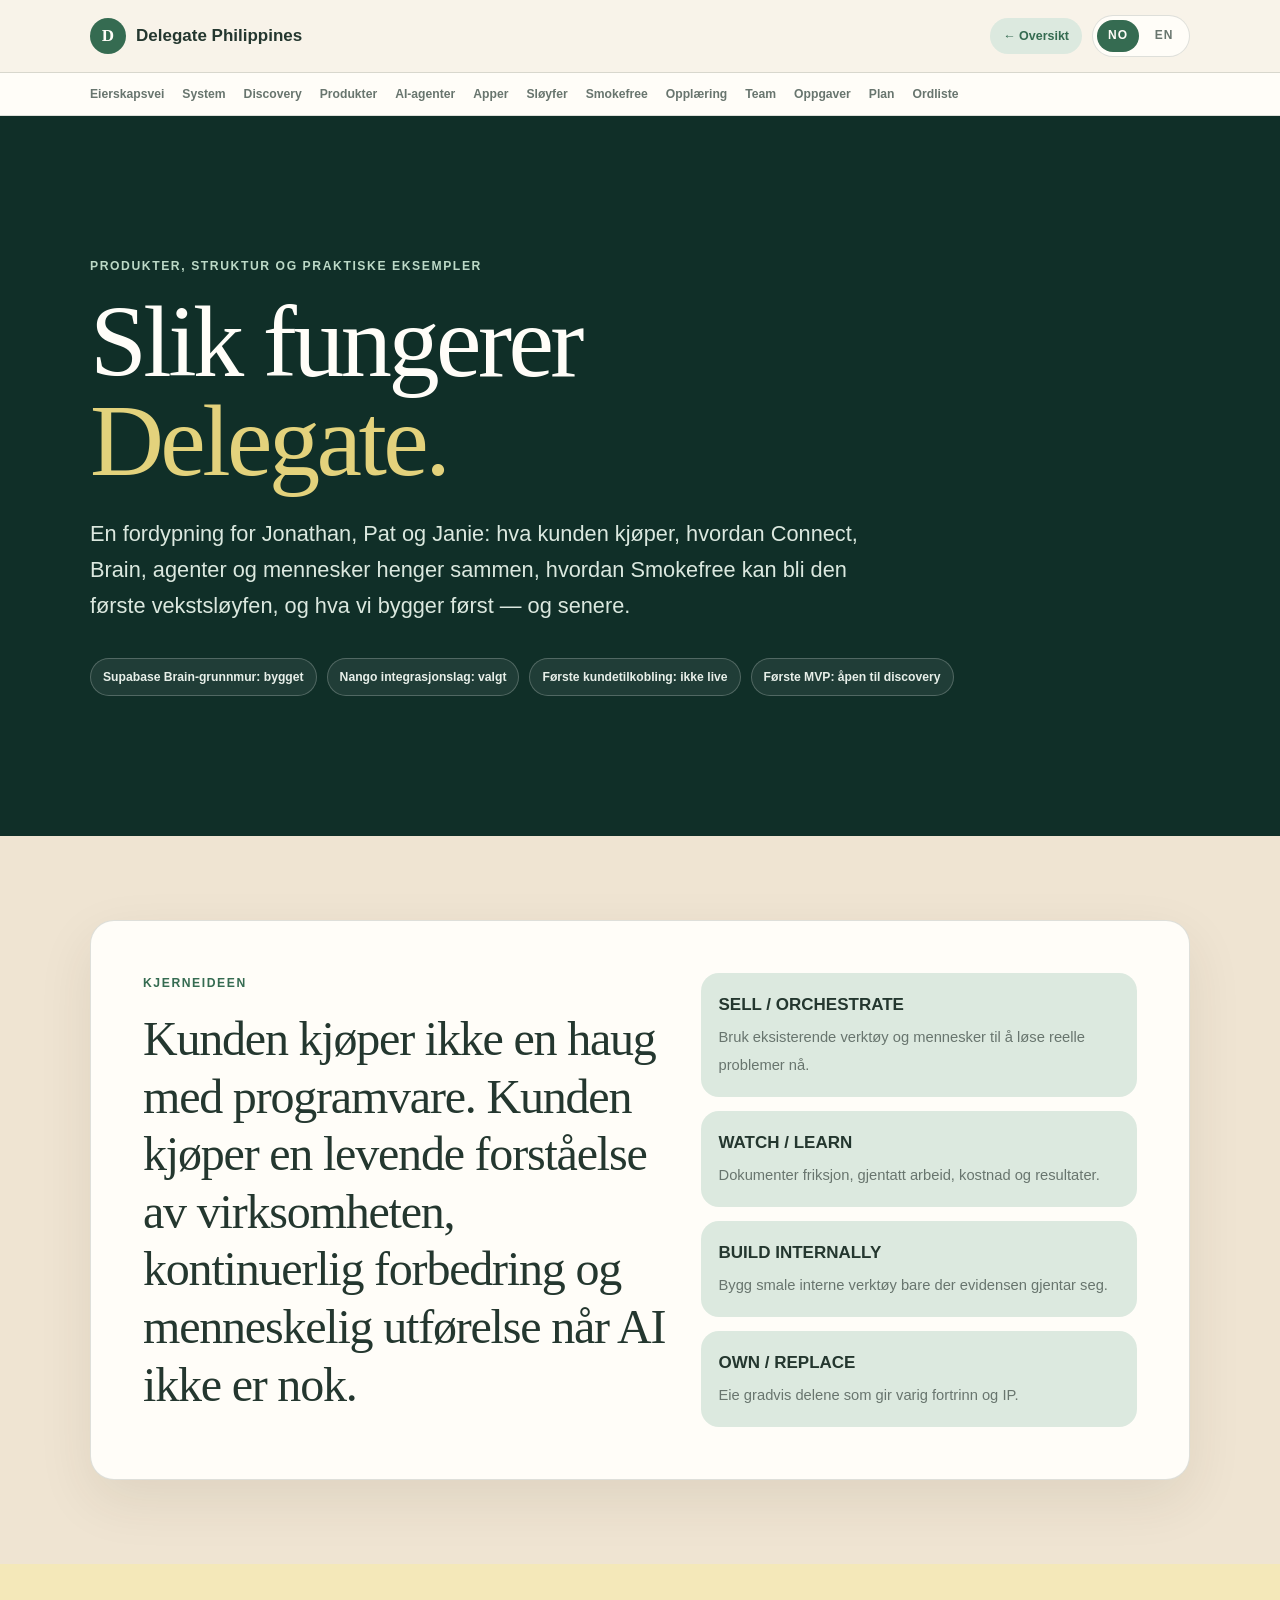
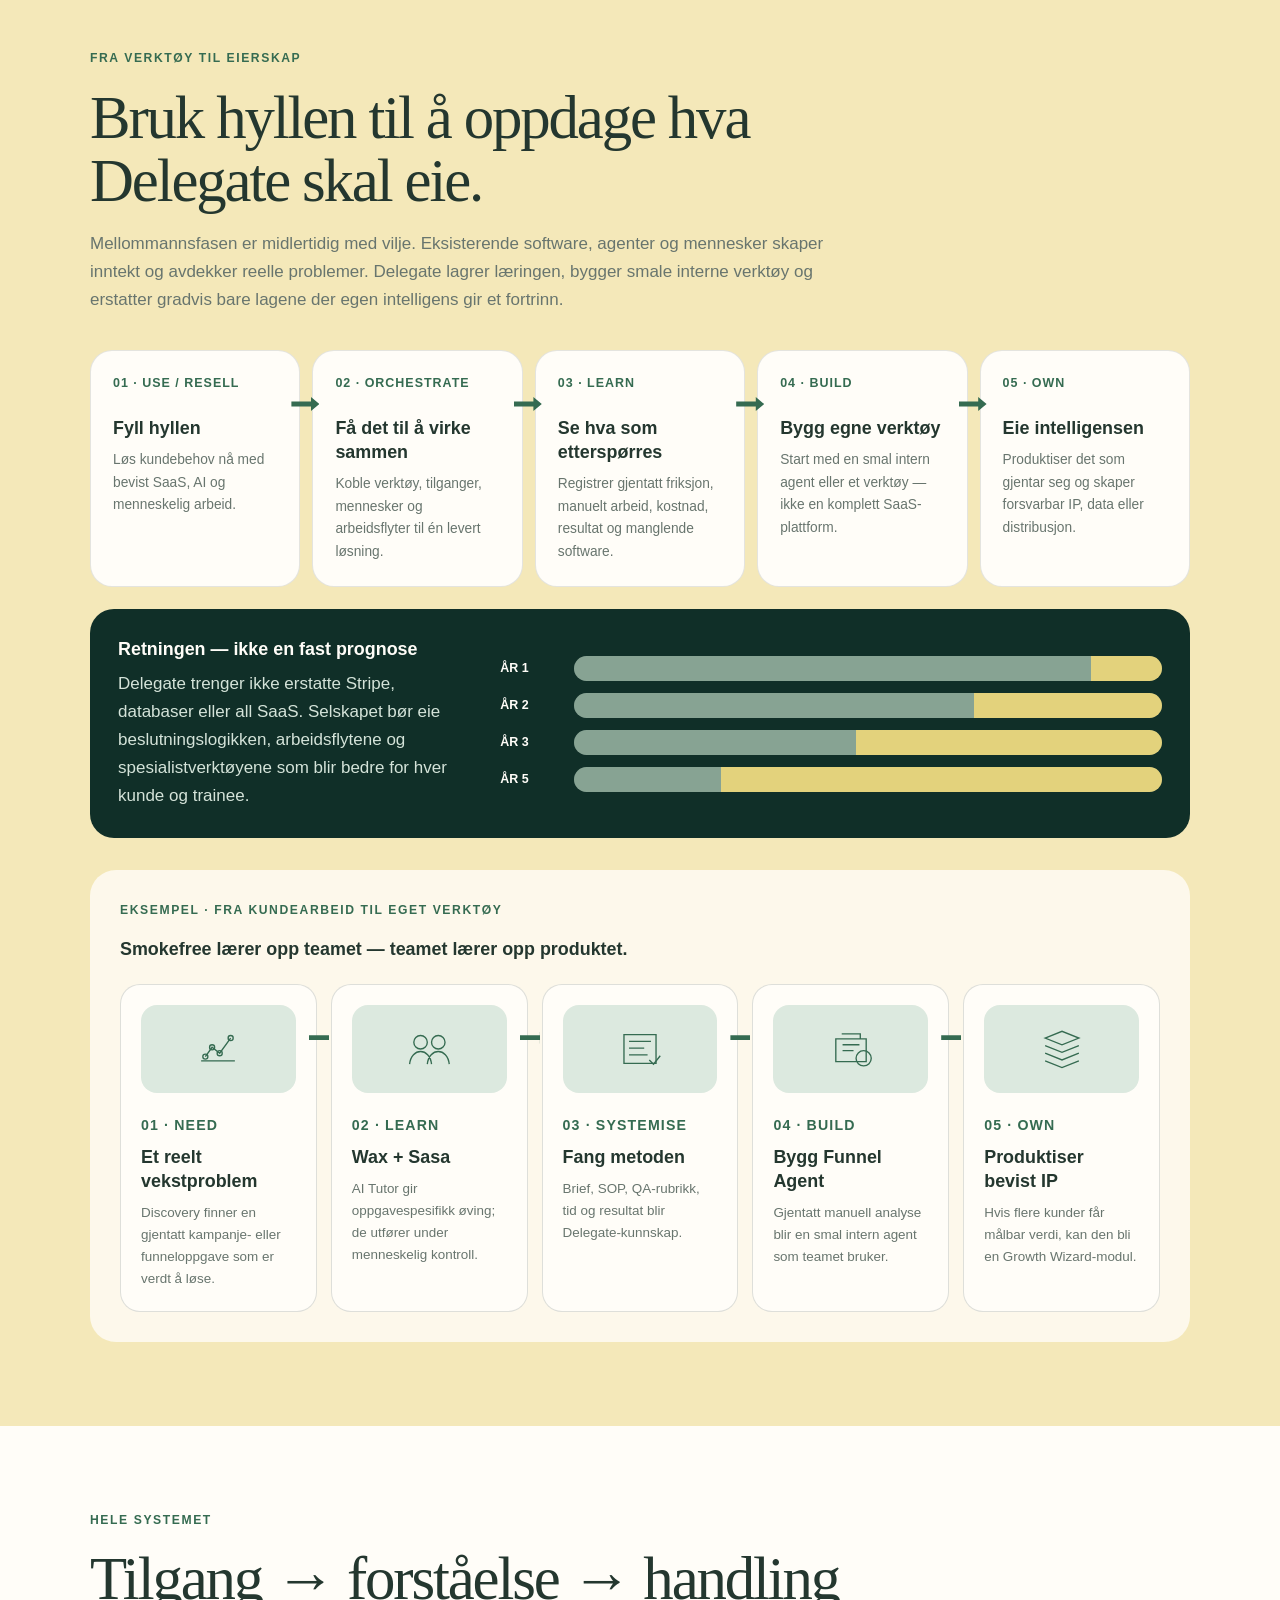
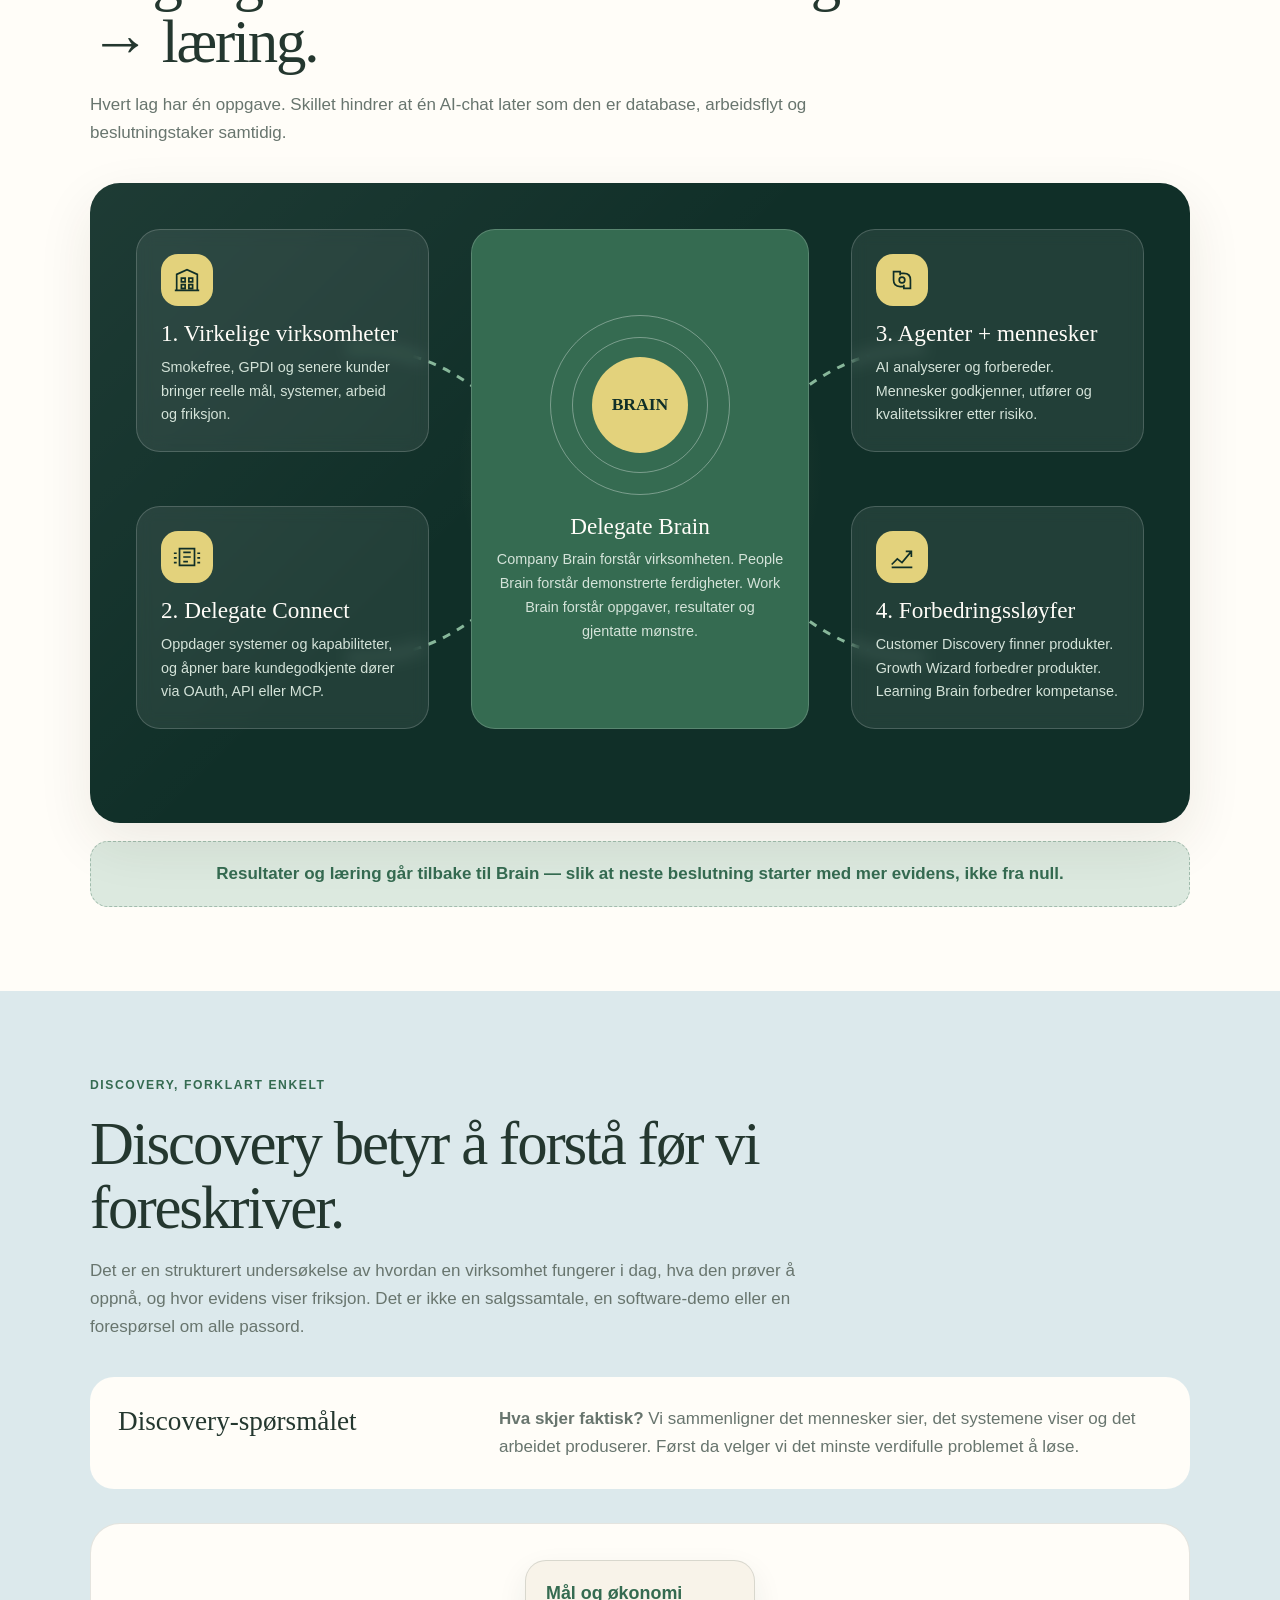
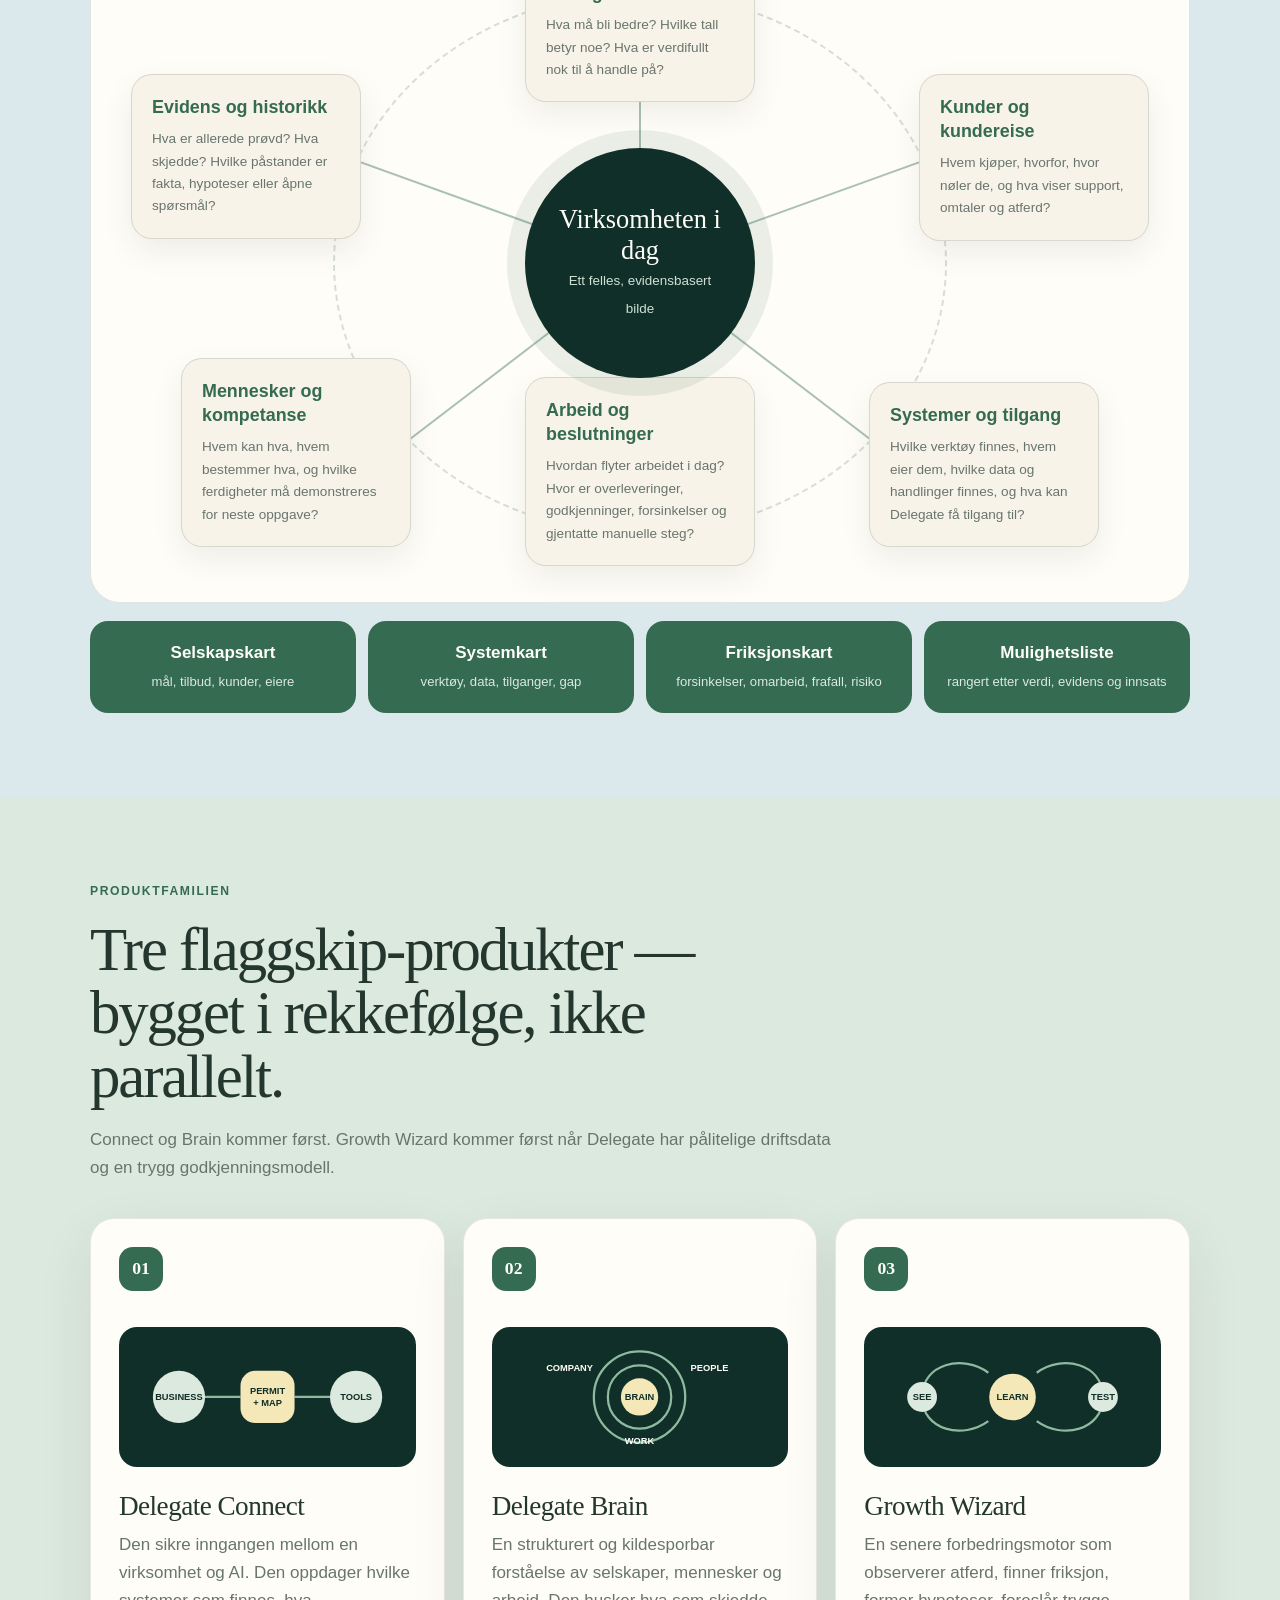
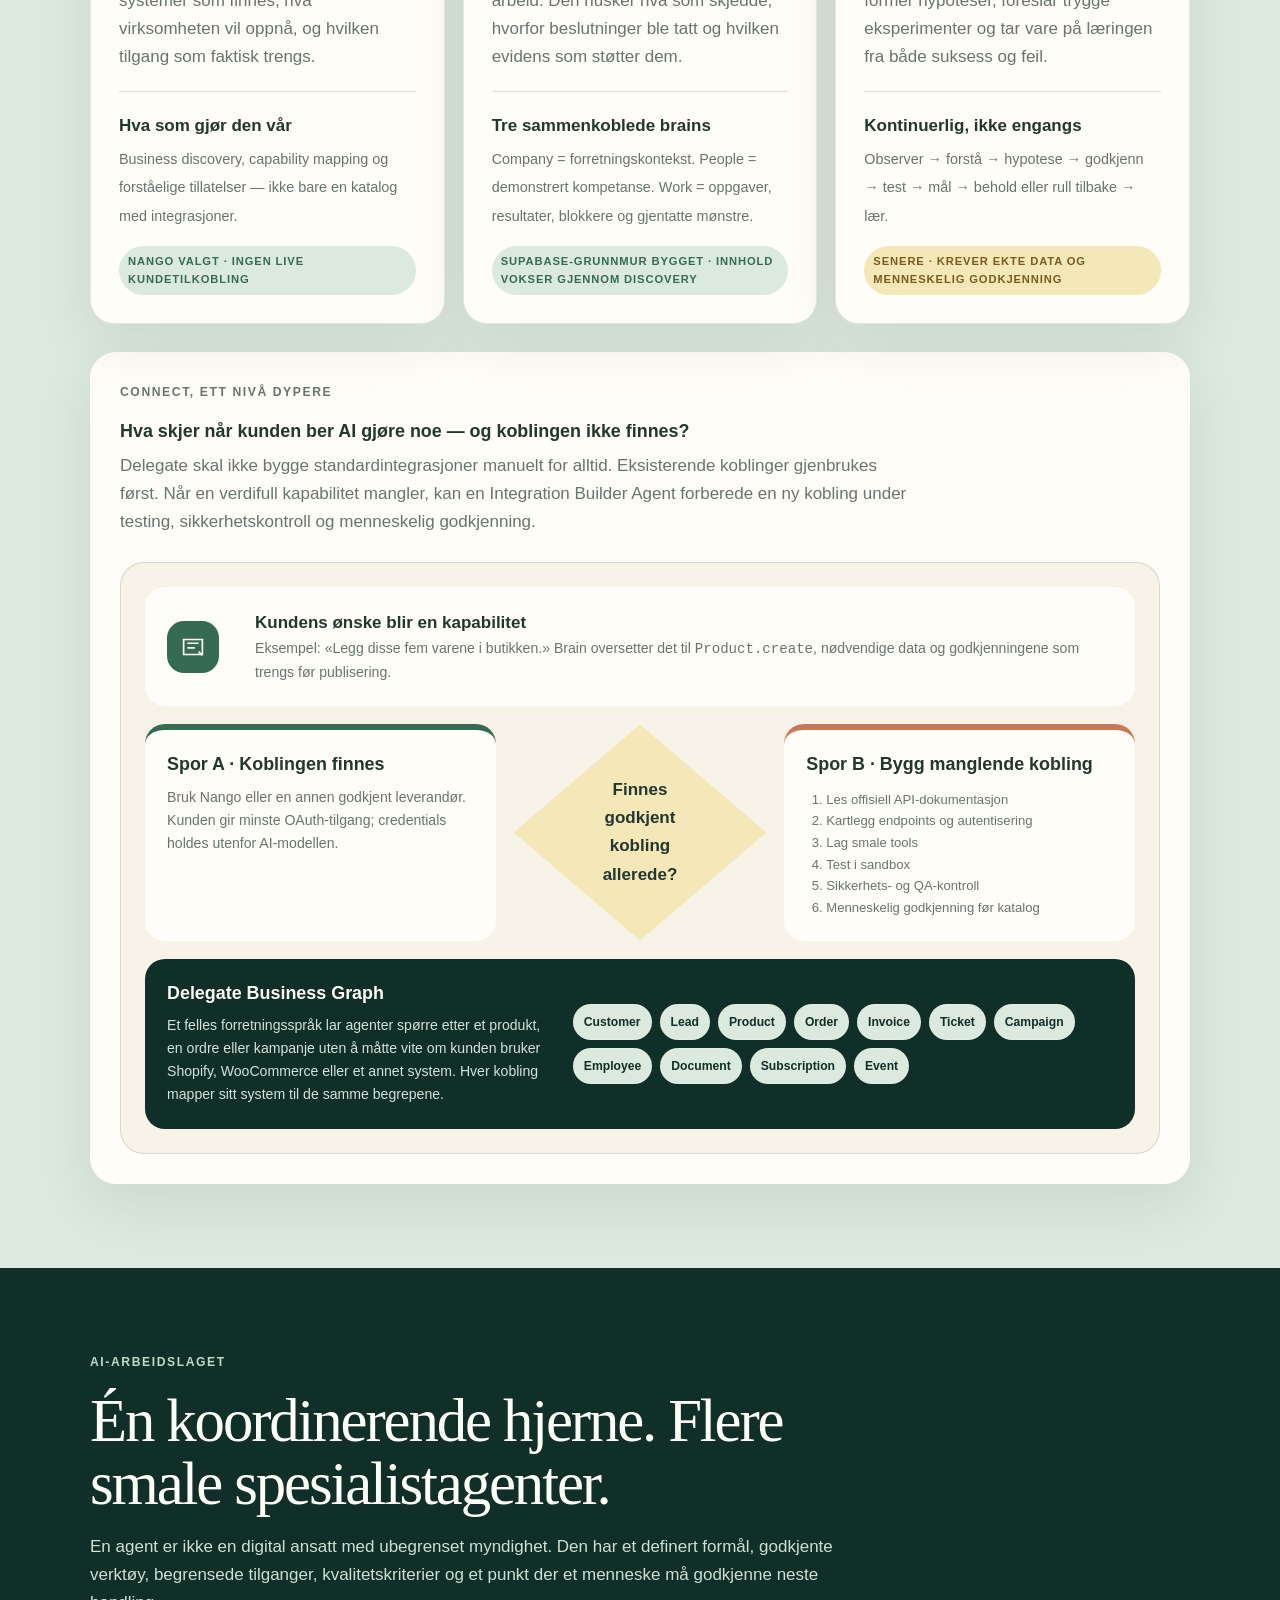
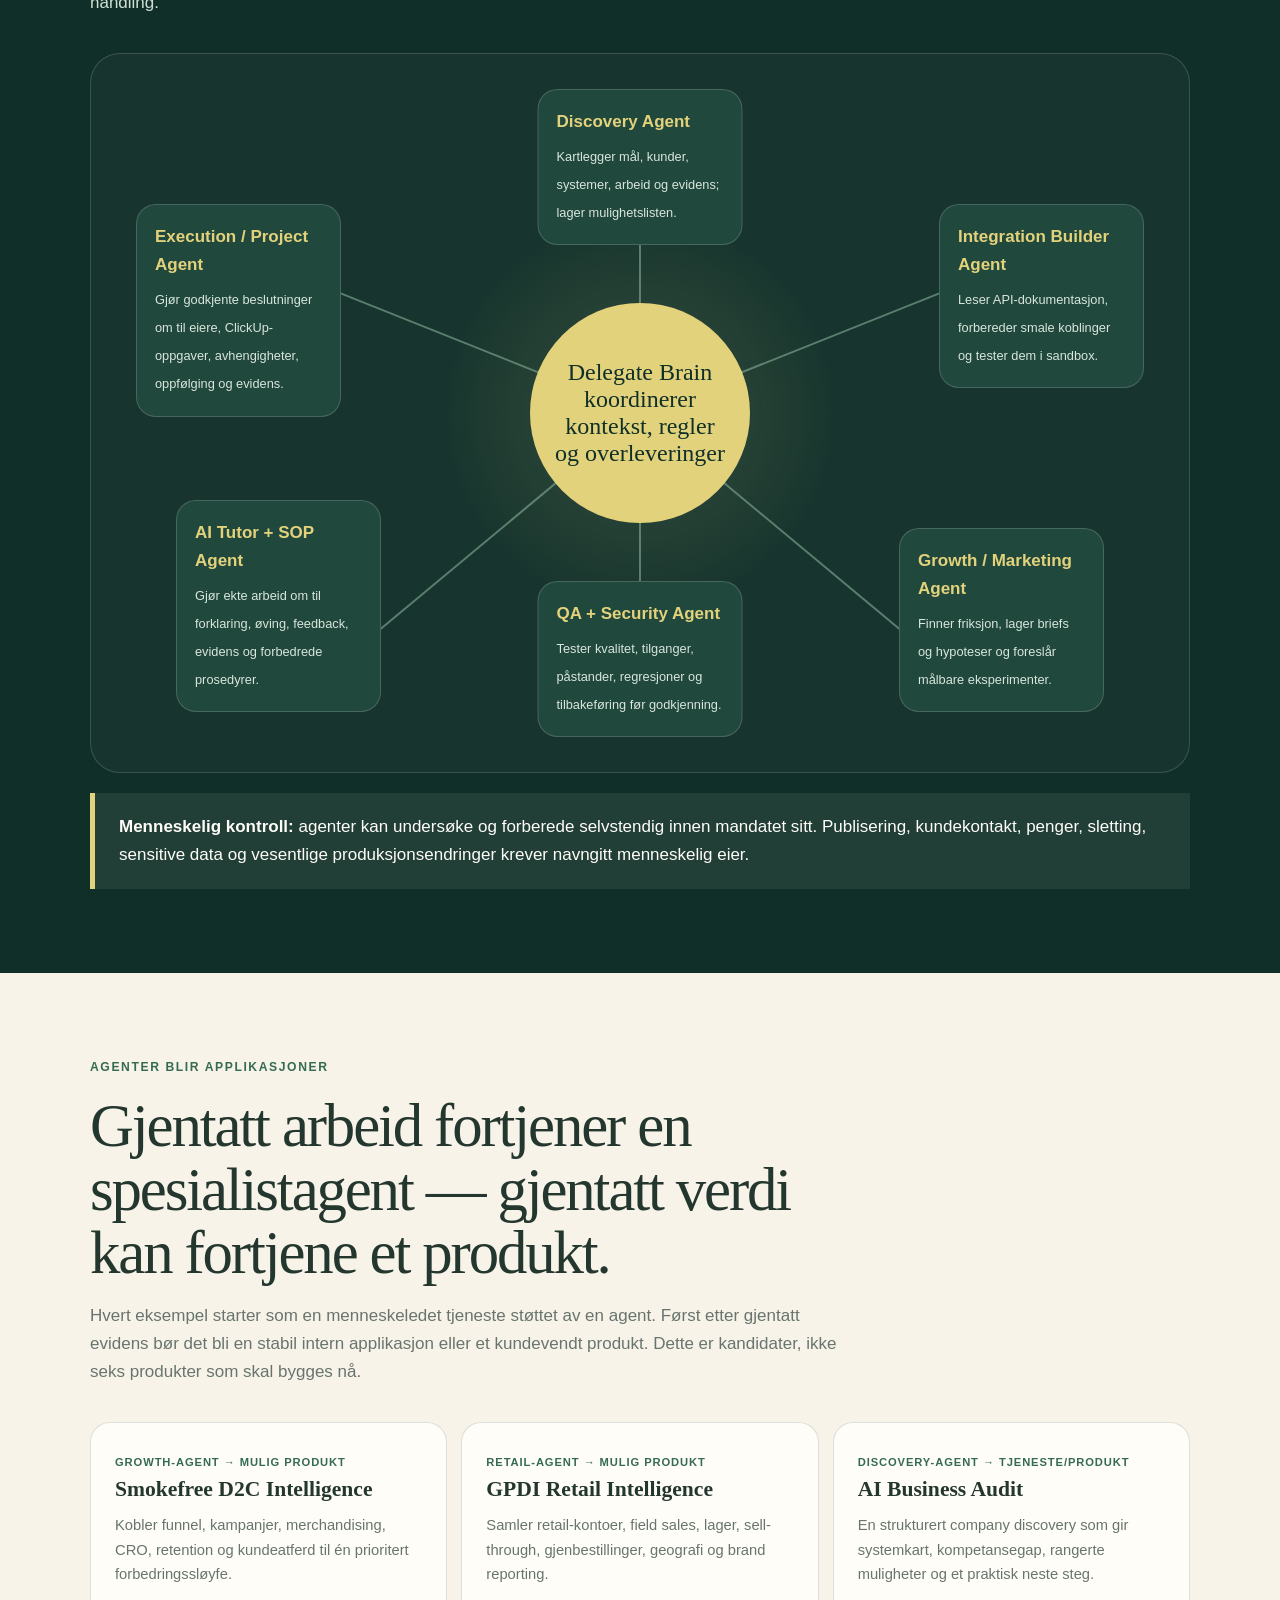
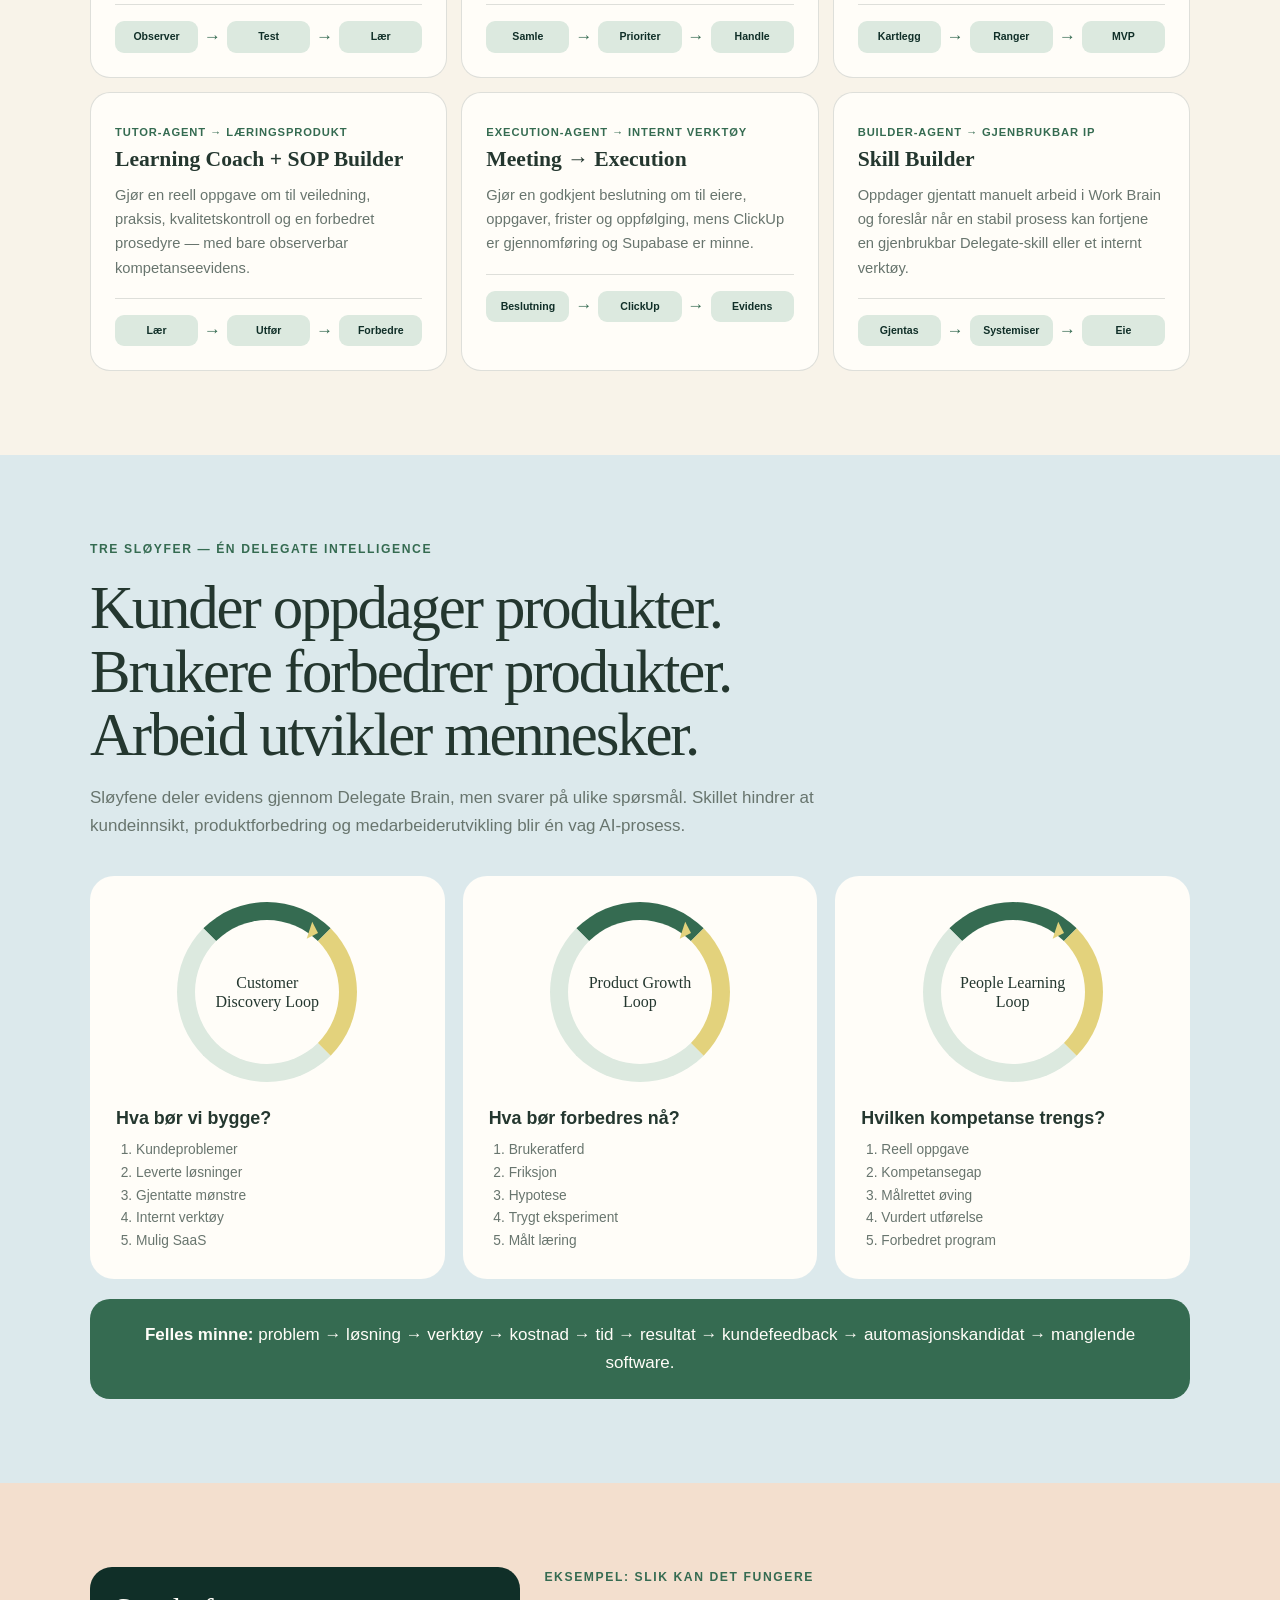
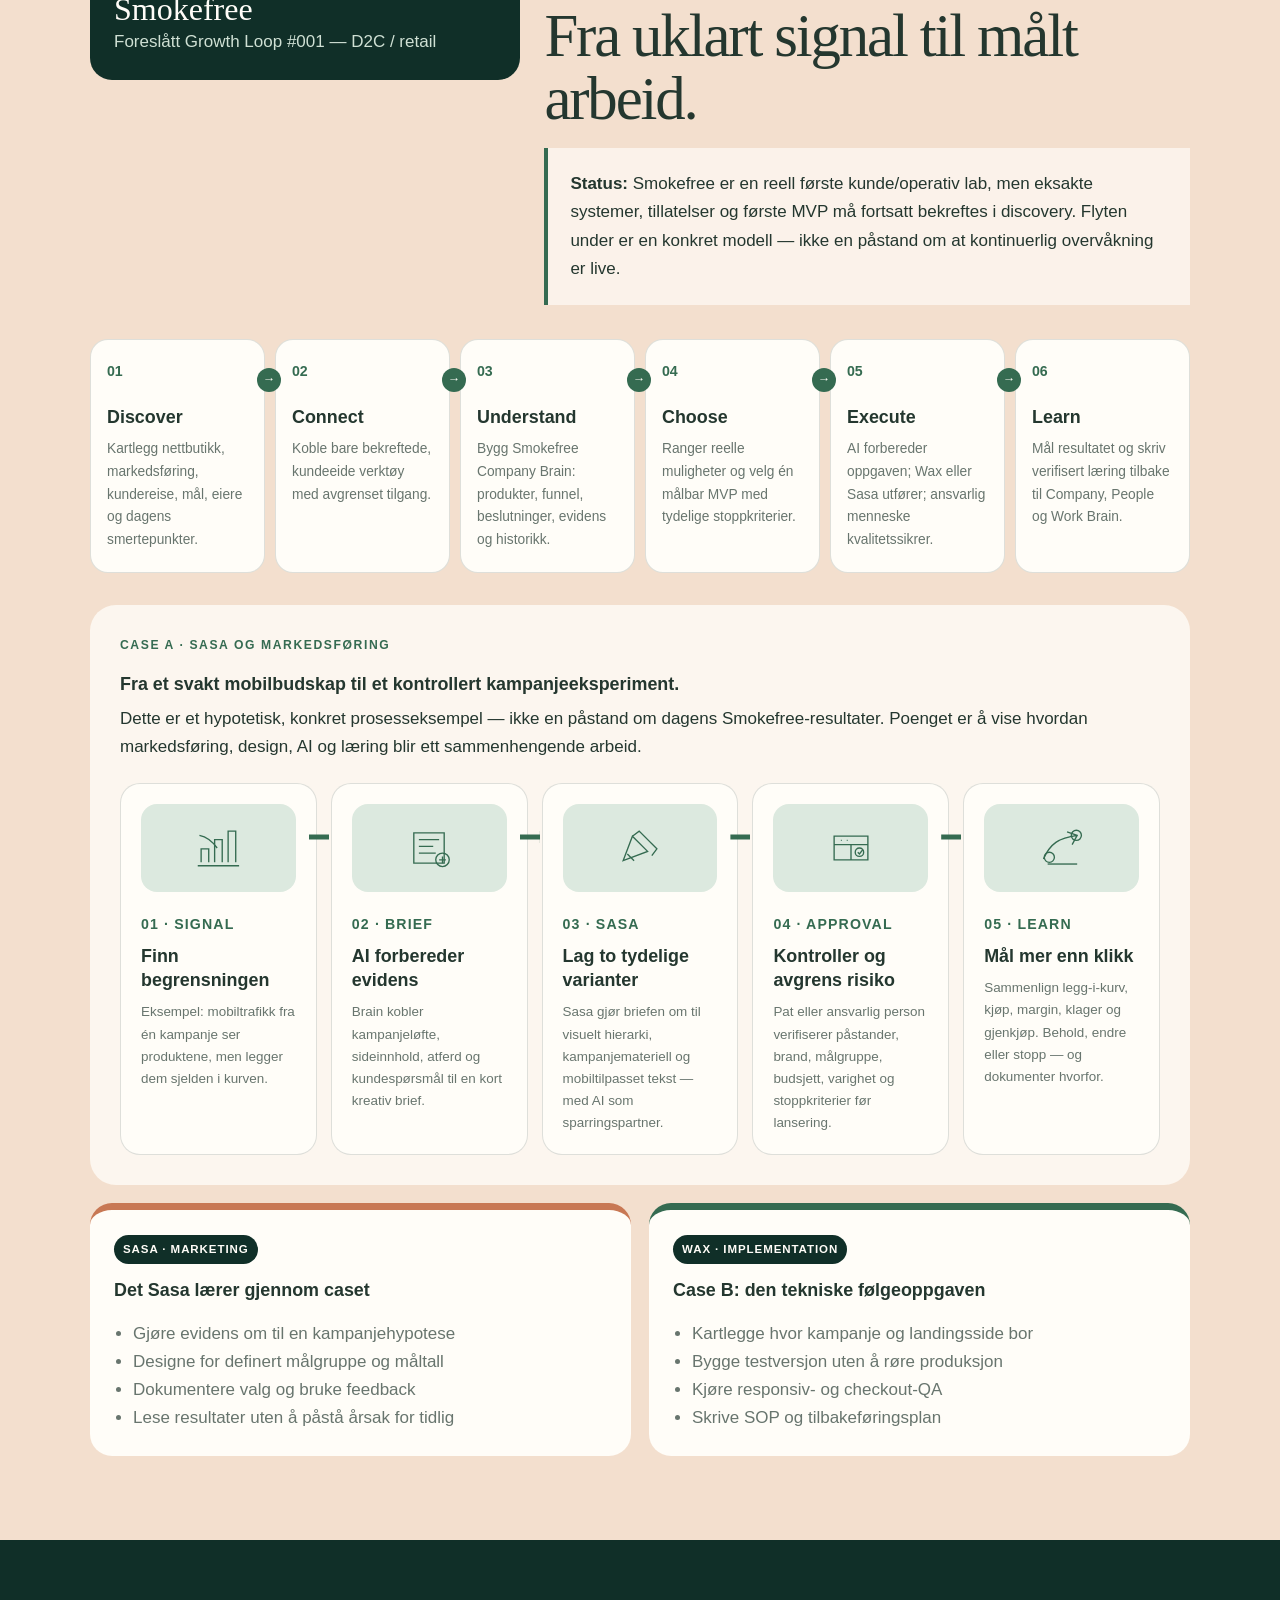
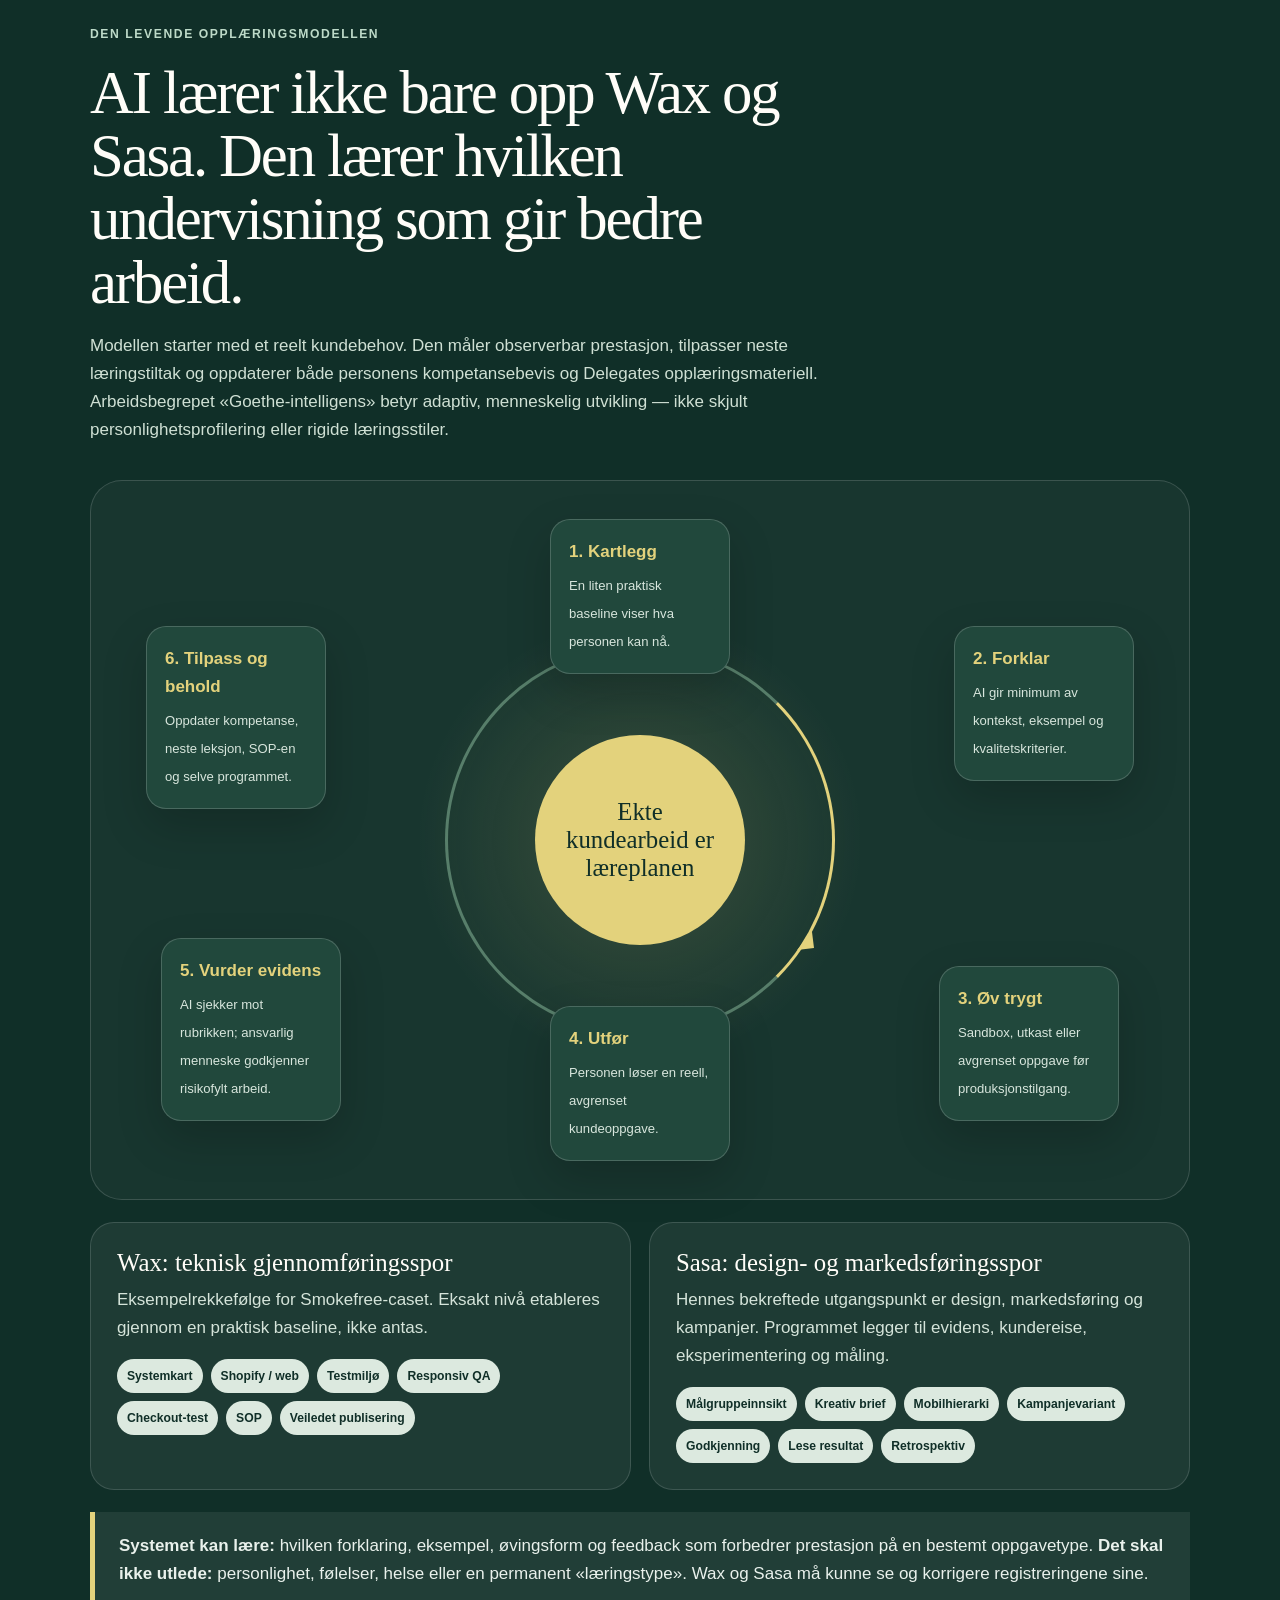
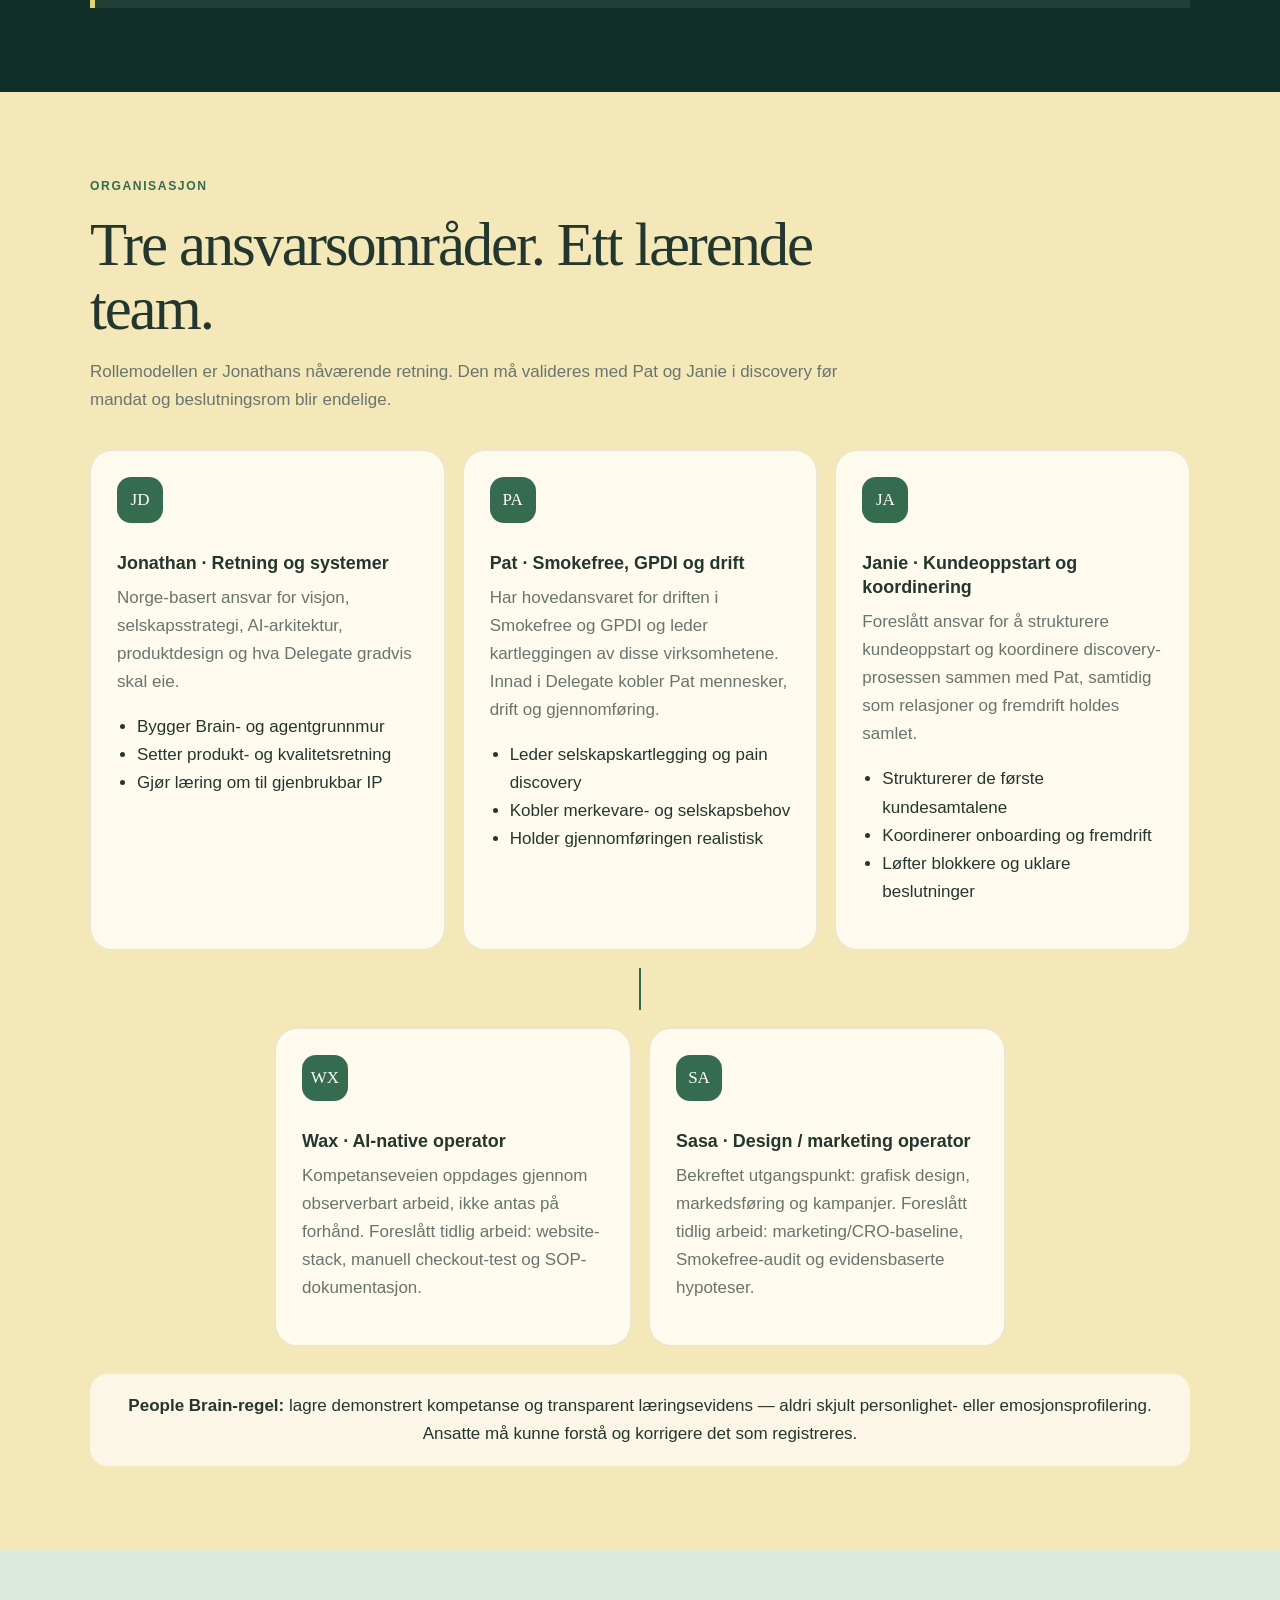
<file: index.html>
<!doctype html>
<html lang="no">
<head>
<meta charset="utf-8">
<meta http-equiv="refresh" content="0; url=delegate-products-structure.html">
<title>Delegate</title>
</head>
<body>
<p><a href="delegate-products-structure.html">Fortsett til Delegate produkter og struktur</a></p>
</body>
</html>
</file>
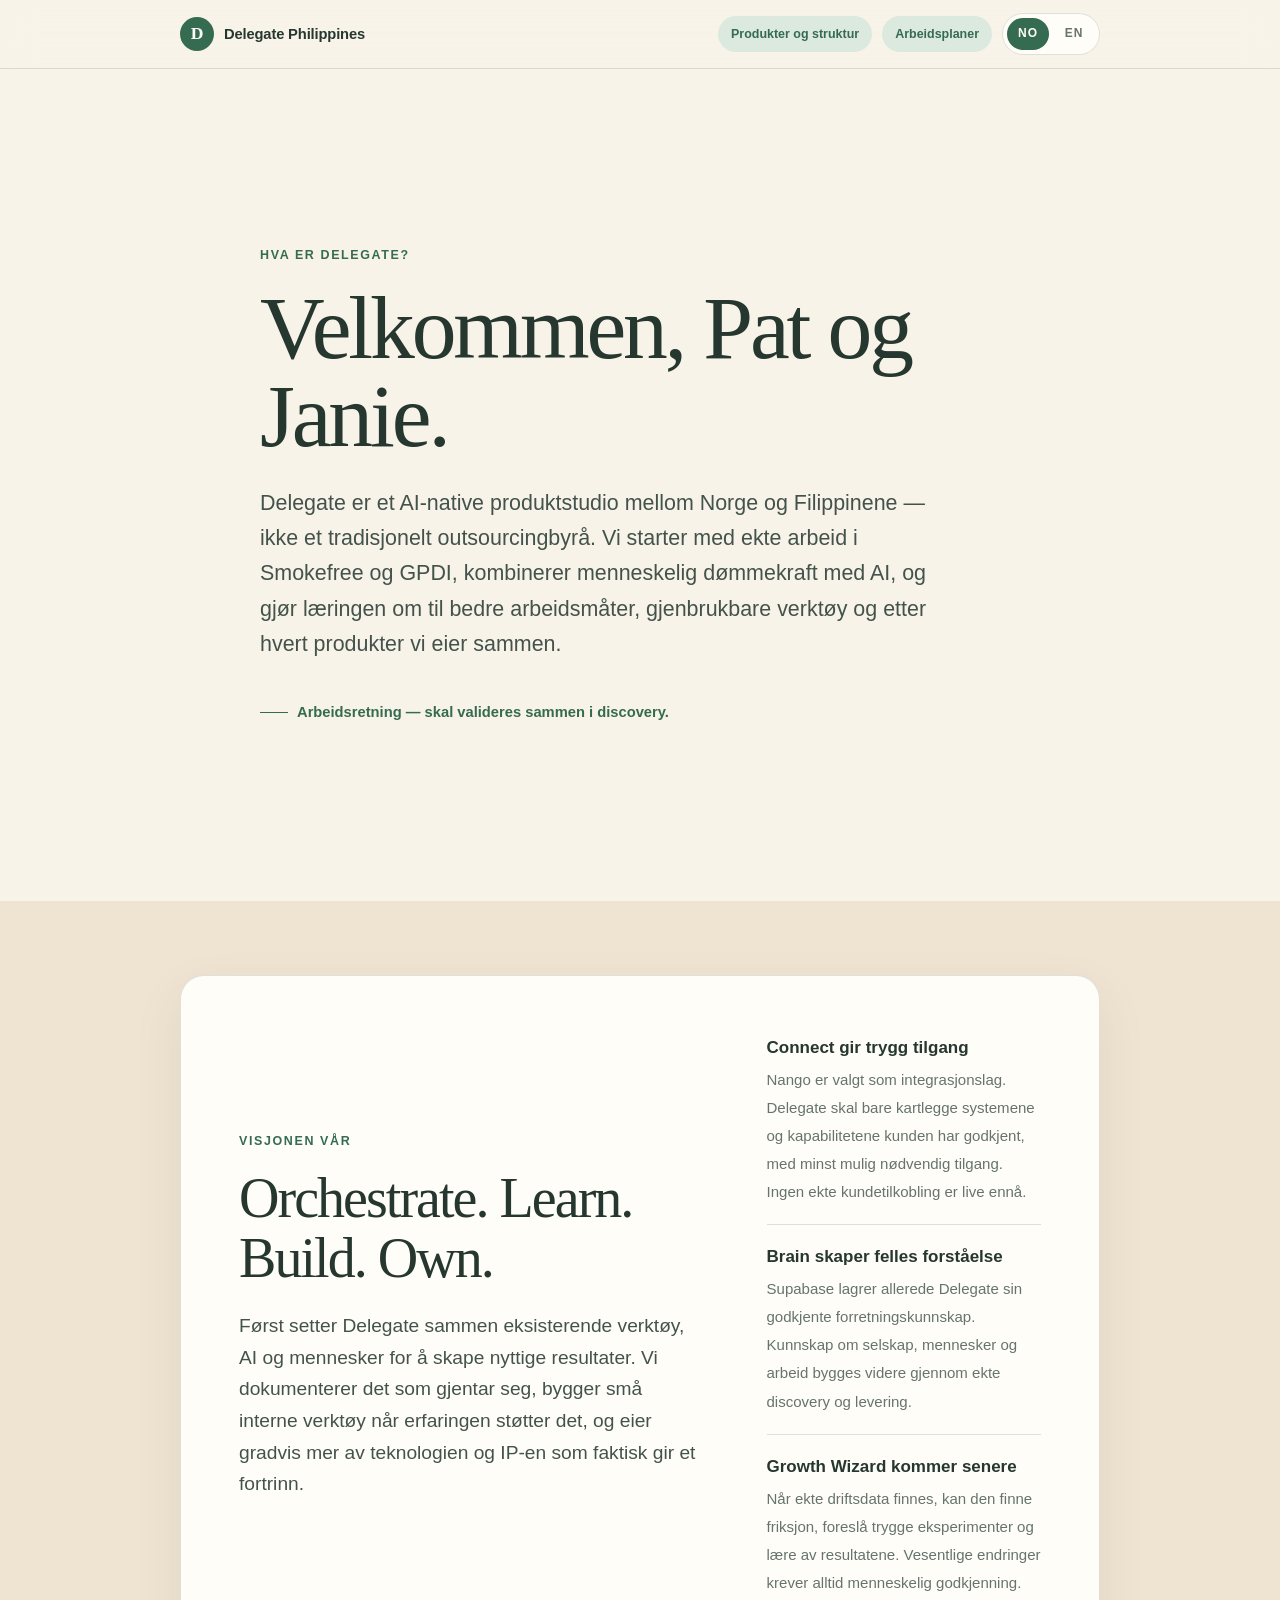
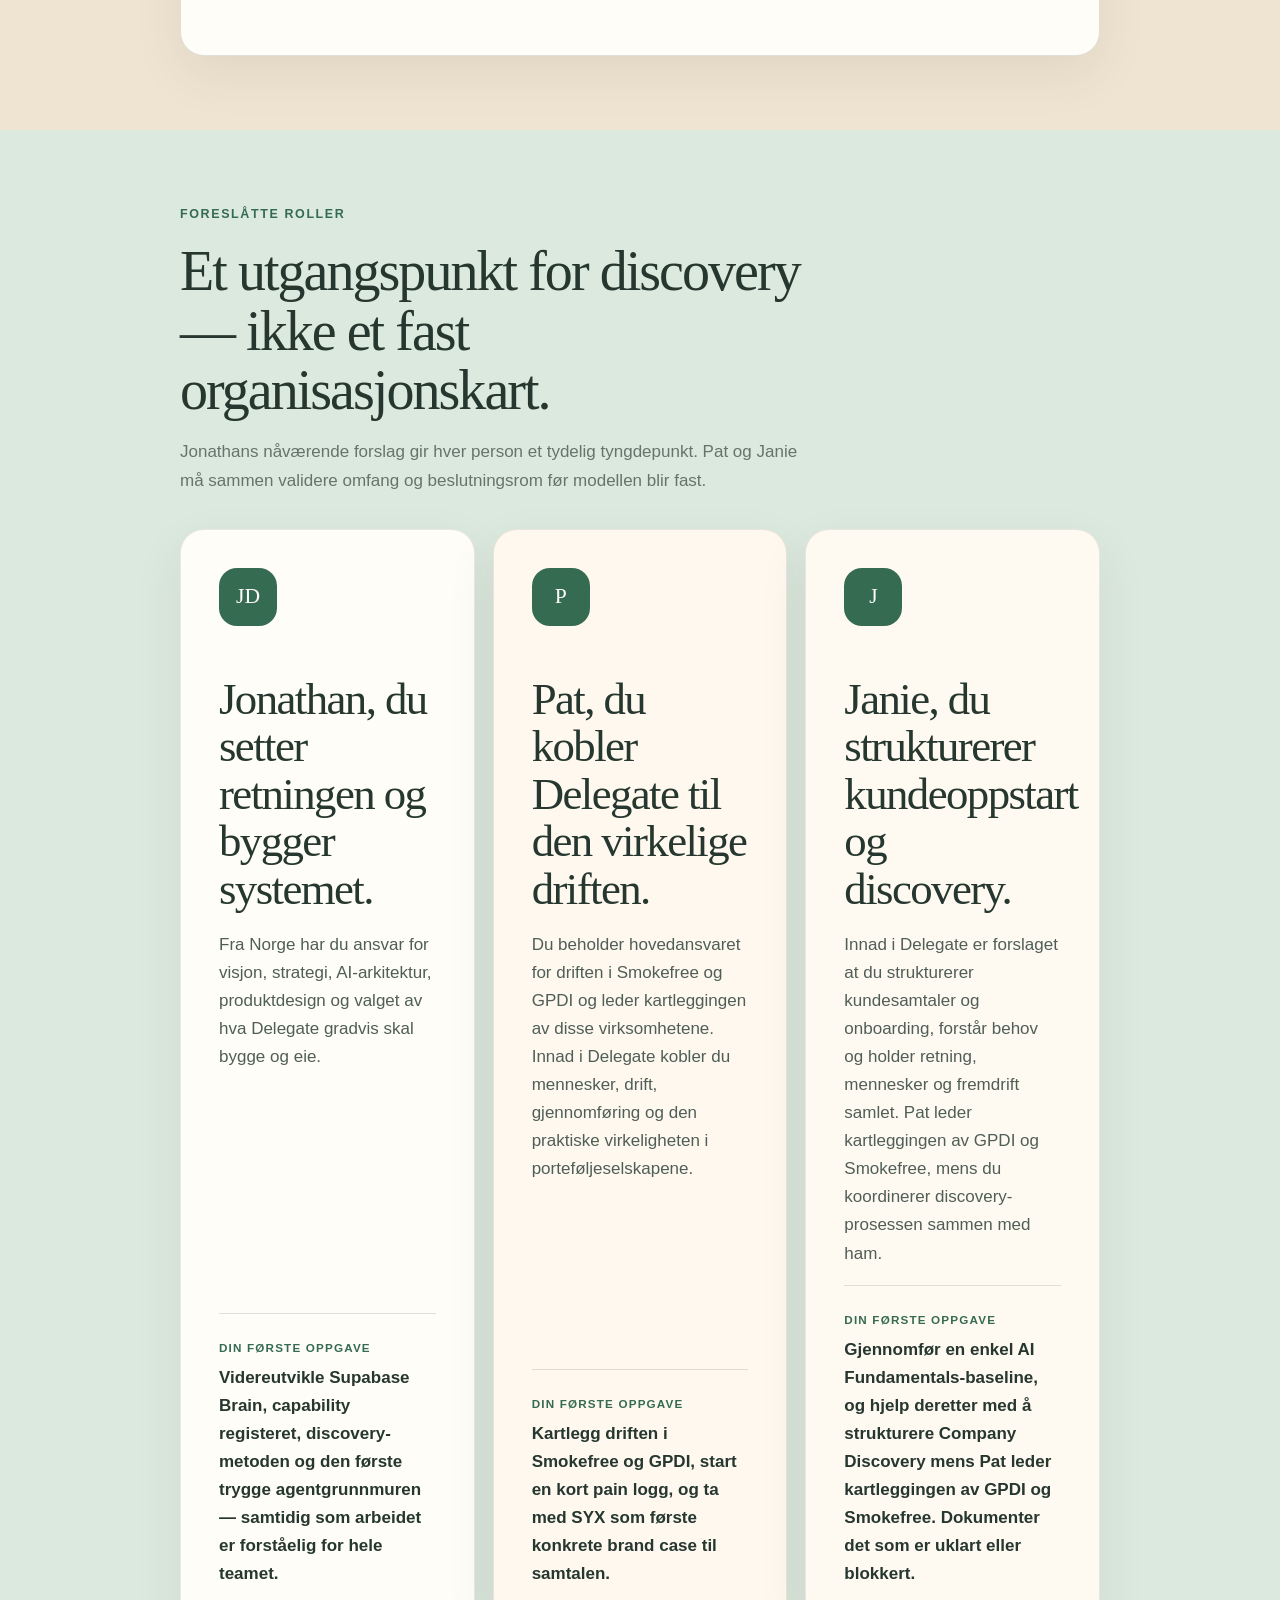
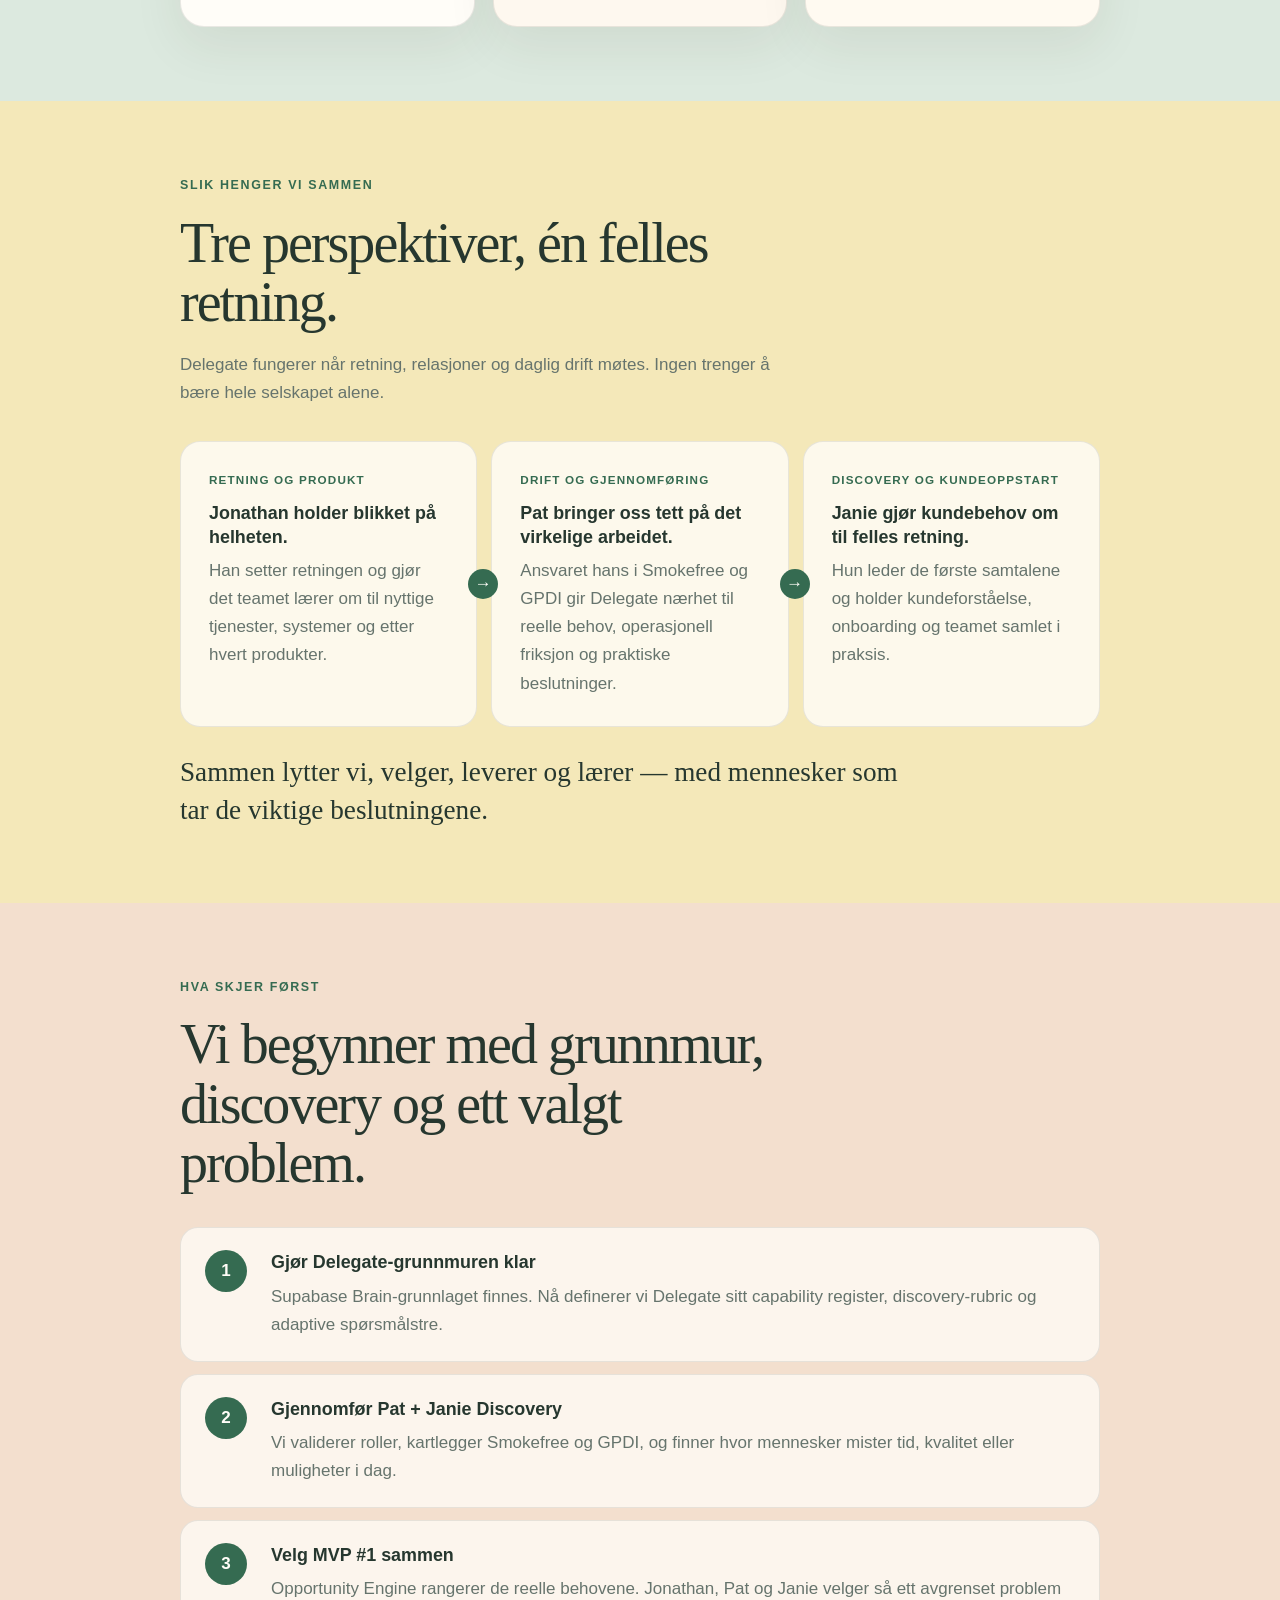
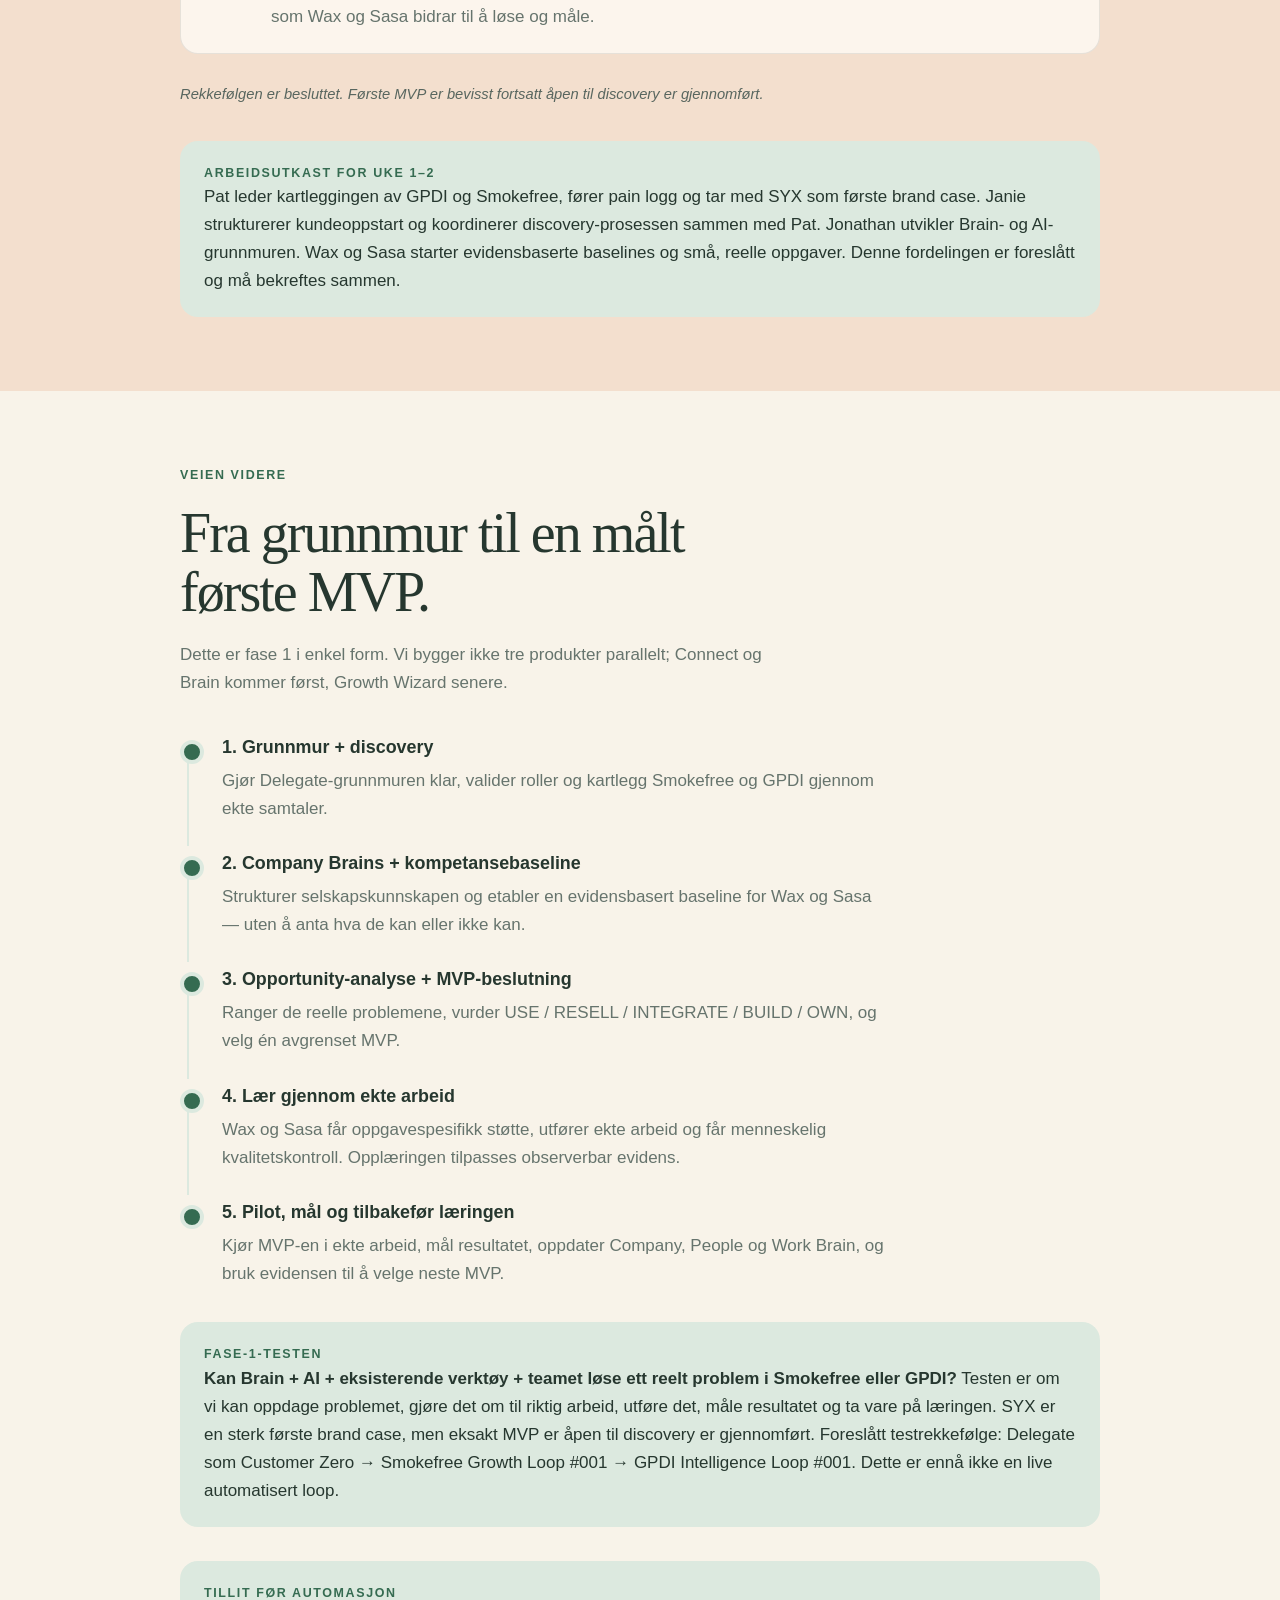
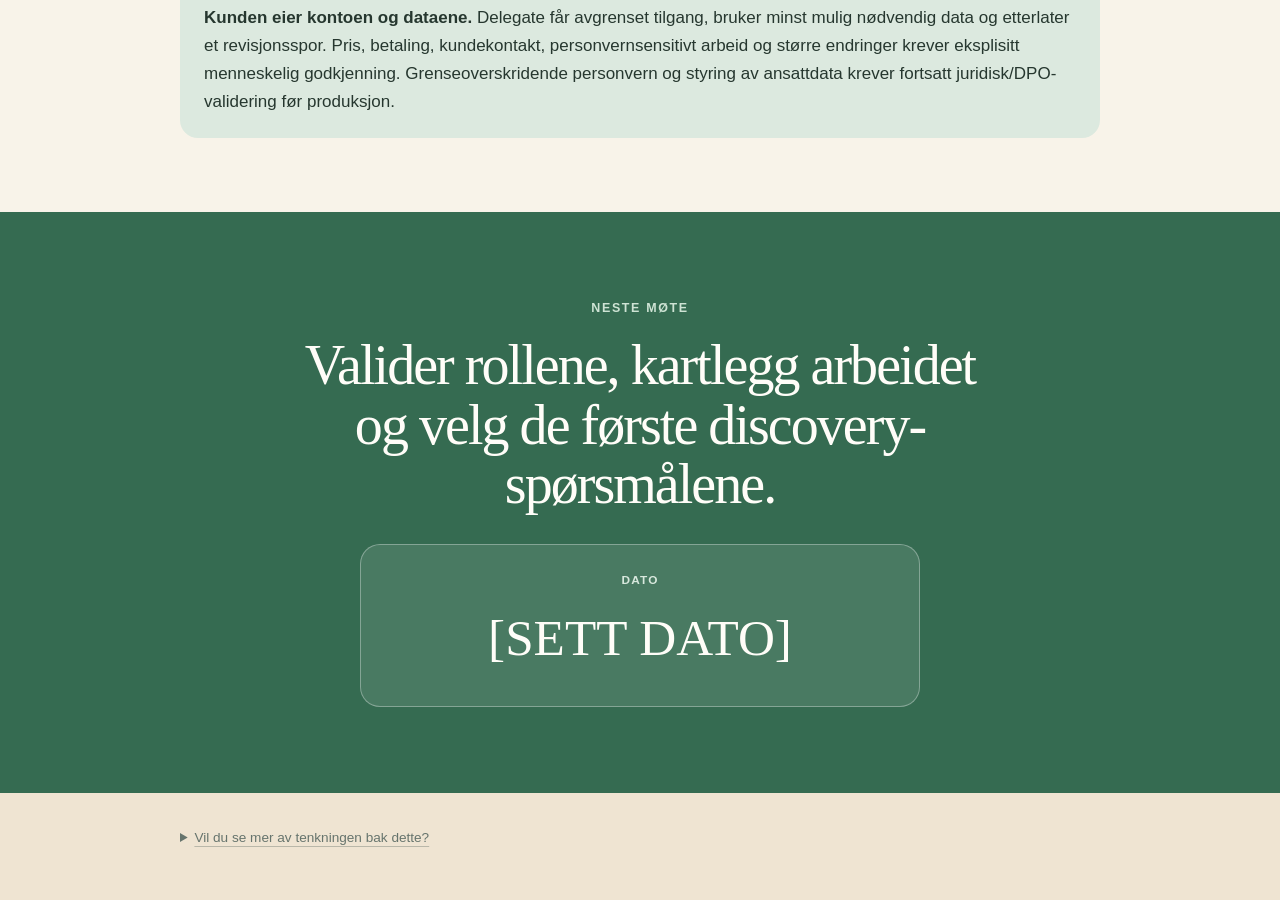
<file: delegate-blueprint-pat-janie-v2.html>
<!doctype html>
<html lang="no">
<head>
  <meta charset="utf-8">
  <meta name="viewport" content="width=device-width, initial-scale=1">
  <meta name="description" content="Visjon, rolleutkast og fase-1-roadmap for Pat og Janie i Delegate.">
  <meta name="theme-color" content="#f8f3e9">
  <meta http-equiv="Cache-Control" content="no-cache, no-store, must-revalidate">
  <meta http-equiv="Pragma" content="no-cache">
  <meta http-equiv="Expires" content="0">
  <title>Delegate — visjon og roadmap for Pat og Janie</title>
  <style>
    :root {
      --paper: #f8f3e9;
      --paper-deep: #efe4d2;
      --ink: #26372f;
      --muted: #66746d;
      --green: #356b51;
      --green-soft: #dce9df;
      --peach: #f3dfce;
      --yellow: #f4e8b9;
      --white: #fffdf8;
      --line: rgba(38, 55, 47, 0.14);
      --shadow: 0 18px 50px rgba(62, 48, 29, 0.08);
      --radius: 24px;
    }

    * { box-sizing: border-box; }

    html { scroll-behavior: smooth; }

    body {
      margin: 0;
      color: var(--ink);
      background: var(--paper);
      font-family: Inter, ui-sans-serif, -apple-system, BlinkMacSystemFont, "Segoe UI", sans-serif;
      font-size: 17px;
      line-height: 1.65;
    }

    button, a { -webkit-tap-highlight-color: transparent; }
    button { font: inherit; }
    a { color: var(--green); }
    ::selection { color: var(--ink); background: var(--yellow); }

    .topbar {
      position: sticky;
      top: 0;
      z-index: 10;
      border-bottom: 1px solid var(--line);
      background: rgba(248, 243, 233, 0.92);
      backdrop-filter: blur(16px);
    }

    .topbar-inner,
    .page {
      width: min(100% - 40px, 920px);
      margin-inline: auto;
    }

    .topbar-inner {
      min-height: 68px;
      display: flex;
      align-items: center;
      justify-content: space-between;
      gap: 20px;
    }

    .top-actions {
      display: flex;
      align-items: center;
      gap: 10px;
    }

    .deep-link {
      padding: 8px 13px;
      border-radius: 999px;
      color: var(--green);
      background: var(--green-soft);
      text-decoration: none;
      font-size: 0.78rem;
      font-weight: 800;
      white-space: nowrap;
    }

    .brand {
      display: inline-flex;
      align-items: center;
      gap: 10px;
      color: var(--ink);
      text-decoration: none;
      font-size: 0.92rem;
      font-weight: 750;
      letter-spacing: -0.01em;
    }

    .brand-mark {
      width: 34px;
      height: 34px;
      display: grid;
      place-items: center;
      border-radius: 50%;
      color: var(--white);
      background: var(--green);
      font-family: Georgia, "Times New Roman", serif;
      font-size: 1.1rem;
    }

    .language-switch {
      display: flex;
      gap: 4px;
      padding: 4px;
      border: 1px solid var(--line);
      border-radius: 999px;
      background: var(--white);
    }

    .language-switch button {
      min-width: 42px;
      border: 0;
      border-radius: 999px;
      padding: 6px 10px;
      color: var(--muted);
      background: transparent;
      cursor: pointer;
      font-size: 0.75rem;
      font-weight: 800;
      letter-spacing: 0.08em;
    }

    .language-switch button[aria-pressed="true"] {
      color: var(--white);
      background: var(--green);
    }

    main { overflow: hidden; }

    section { padding: 74px 0; }

    .hero {
      min-height: calc(100svh - 68px);
      display: grid;
      align-items: center;
      background: var(--paper);
    }

    .hero-inner { max-width: 760px; }

    .kicker {
      margin: 0 0 18px;
      color: var(--green);
      font-size: 0.78rem;
      font-weight: 800;
      letter-spacing: 0.13em;
      text-transform: uppercase;
    }

    h1, h2, h3, p { margin-top: 0; }

    h1, h2 {
      font-family: Georgia, "Times New Roman", serif;
      font-weight: 500;
      letter-spacing: -0.035em;
    }

    h1 {
      margin-bottom: 26px;
      font-size: clamp(3rem, 8vw, 5.6rem);
      line-height: 0.98;
    }

    h2 {
      margin-bottom: 18px;
      font-size: clamp(2.15rem, 5vw, 3.5rem);
      line-height: 1.06;
    }

    h3 {
      margin-bottom: 8px;
      font-size: 1.12rem;
      line-height: 1.35;
    }

    .lead {
      max-width: 700px;
      margin-bottom: 0;
      color: #43534b;
      font-size: clamp(1.12rem, 2.5vw, 1.34rem);
      line-height: 1.65;
    }

    .welcome-line {
      display: inline-flex;
      align-items: center;
      gap: 9px;
      margin-top: 38px;
      color: var(--green);
      font-size: 0.92rem;
      font-weight: 700;
    }

    .welcome-line::before {
      content: "";
      width: 28px;
      height: 1px;
      background: currentColor;
    }

    .vision { background: var(--paper-deep); }

    .vision-card {
      display: grid;
      grid-template-columns: minmax(0, 1.25fr) minmax(260px, 0.75fr);
      gap: clamp(28px, 6vw, 70px);
      align-items: center;
      padding: clamp(30px, 6vw, 58px);
      border: 1px solid var(--line);
      border-radius: var(--radius);
      background: var(--white);
      box-shadow: var(--shadow);
    }

    .vision-card h2 { margin-bottom: 22px; }
    .vision-card .lead { font-size: clamp(1.05rem, 2vw, 1.2rem); }

    .vision-points {
      display: grid;
      gap: 18px;
      margin: 0;
      padding: 0;
      list-style: none;
    }

    .vision-points li {
      padding-top: 18px;
      border-top: 1px solid var(--line);
    }

    .vision-points li:first-child { padding-top: 0; border-top: 0; }
    .vision-points strong { display: block; margin-bottom: 4px; }
    .vision-points span { color: var(--muted); font-size: 0.94rem; }

    .roles { background: var(--green-soft); }

    .section-intro {
      max-width: 620px;
      margin-bottom: 34px;
    }

    .section-intro p:last-child { margin-bottom: 0; color: var(--muted); }

    .role-grid {
      display: grid;
      grid-template-columns: repeat(3, minmax(0, 1fr));
      gap: 18px;
    }

    .role-card {
      min-height: 380px;
      display: flex;
      flex-direction: column;
      padding: clamp(25px, 4vw, 38px);
      border: 1px solid rgba(38, 55, 47, 0.1);
      border-radius: var(--radius);
      background: var(--white);
      box-shadow: var(--shadow);
    }

    .role-card:nth-child(2) { background: #fef8ef; }
    .role-card:nth-child(3) { background: #fffaf1; }

    .role-name {
      width: 58px;
      height: 58px;
      display: grid;
      place-items: center;
      margin-bottom: 50px;
      border-radius: 18px;
      color: var(--white);
      background: var(--green);
      font-family: Georgia, "Times New Roman", serif;
      font-size: 1.35rem;
    }

    .role-card h2 { font-size: clamp(2rem, 4vw, 2.8rem); }
    .role-card > p { color: #4f5e56; }

    .first-step {
      margin-top: auto;
      padding-top: 24px;
      border-top: 1px solid var(--line);
    }

    .first-step span {
      display: block;
      margin-bottom: 7px;
      color: var(--green);
      font-size: 0.73rem;
      font-weight: 850;
      letter-spacing: 0.1em;
      text-transform: uppercase;
    }

    .first-step p { margin: 0; color: var(--ink); font-weight: 650; }

    .together { background: var(--yellow); }

    .team-line {
      display: grid;
      grid-template-columns: repeat(3, minmax(0, 1fr));
      gap: 14px;
      margin-top: 34px;
    }

    .team-piece {
      position: relative;
      padding: 28px;
      border: 1px solid rgba(38, 55, 47, 0.1);
      border-radius: 20px;
      background: rgba(255, 253, 248, 0.82);
    }

    .team-piece:not(:last-child)::after {
      content: "→";
      position: absolute;
      z-index: 1;
      top: 50%;
      right: -22px;
      width: 30px;
      height: 30px;
      display: grid;
      place-items: center;
      border-radius: 50%;
      color: var(--white);
      background: var(--green);
      transform: translateY(-50%);
    }

    .team-piece span {
      display: block;
      margin-bottom: 12px;
      color: var(--green);
      font-size: 0.73rem;
      font-weight: 850;
      letter-spacing: 0.1em;
      text-transform: uppercase;
    }

    .team-piece p { margin: 0; color: var(--muted); }

    .shared-line {
      max-width: 720px;
      margin: 26px 0 0;
      font-family: Georgia, "Times New Roman", serif;
      font-size: clamp(1.25rem, 3vw, 1.7rem);
      line-height: 1.4;
    }

    .first { background: var(--peach); }

    .steps {
      display: grid;
      gap: 12px;
      margin-top: 34px;
      counter-reset: steps;
    }

    .step {
      counter-increment: steps;
      display: grid;
      grid-template-columns: 48px 1fr;
      gap: 18px;
      align-items: start;
      padding: 22px 24px;
      border: 1px solid rgba(38, 55, 47, 0.1);
      border-radius: 18px;
      background: rgba(255, 253, 248, 0.74);
    }

    .step::before {
      content: counter(steps);
      width: 42px;
      height: 42px;
      display: grid;
      place-items: center;
      border-radius: 50%;
      color: var(--white);
      background: var(--green);
      font-weight: 800;
    }

    .step p { margin: 0; color: var(--muted); }

    .honest-note {
      margin: 28px 0 0;
      color: #58665f;
      font-size: 0.92rem;
      font-style: italic;
    }

    .roadmap { background: var(--paper); }

    .roadmap-list {
      display: grid;
      gap: 0;
      margin-top: 38px;
    }

    .roadmap-item {
      display: grid;
      grid-template-columns: 22px 1fr;
      gap: 20px;
      position: relative;
      padding: 0 0 28px;
    }

    .roadmap-item:last-child { padding-bottom: 0; }

    .roadmap-item::before {
      content: "";
      width: 16px;
      height: 16px;
      margin-top: 5px;
      border: 4px solid var(--green-soft);
      border-radius: 50%;
      background: var(--green);
    }

    .roadmap-item:not(:last-child)::after {
      content: "";
      position: absolute;
      top: 25px;
      bottom: 5px;
      left: 7px;
      width: 2px;
      background: var(--green-soft);
    }

    .roadmap-item p { max-width: 670px; margin: 0; color: var(--muted); }

    .roadmap-note {
      margin-top: 34px;
      padding: 22px 24px;
      border-radius: 18px;
      background: var(--green-soft);
    }

    .roadmap-note p { margin: 0; }

    .meeting {
      padding-block: 86px;
      color: var(--white);
      background: var(--green);
      text-align: center;
    }

    .meeting .kicker { color: #cee3d4; }
    .meeting h2 { max-width: 680px; margin-inline: auto; }

    .date-box {
      width: min(100%, 560px);
      margin: 30px auto 0;
      padding: 26px;
      border: 1px solid rgba(255, 255, 255, 0.32);
      border-radius: 20px;
      background: rgba(255, 255, 255, 0.1);
    }

    .date-box span {
      display: block;
      margin-bottom: 5px;
      color: #d8e8dd;
      font-size: 0.74rem;
      font-weight: 800;
      letter-spacing: 0.1em;
      text-transform: uppercase;
    }

    .date-box strong {
      font-family: Georgia, "Times New Roman", serif;
      font-size: clamp(2rem, 6vw, 3.2rem);
      font-weight: 500;
    }

    footer {
      padding: 34px 0 50px;
      color: var(--muted);
      background: var(--paper-deep);
      font-size: 0.85rem;
    }

    details { max-width: 660px; }

    summary {
      width: fit-content;
      color: var(--muted);
      cursor: pointer;
      text-decoration: underline;
      text-decoration-color: rgba(102, 116, 109, 0.4);
      text-underline-offset: 4px;
    }

    details p { margin: 14px 0 0; }

    @media (max-width: 700px) {
      body { font-size: 16px; }
      .topbar-inner, .page { width: min(100% - 28px, 920px); }
      section { padding: 58px 0; }
      .hero { min-height: auto; padding-block: 88px 96px; }
      .vision-card { grid-template-columns: 1fr; }
      .role-grid { grid-template-columns: 1fr; }
      .deep-link { display: none; }
      .role-card { min-height: 0; }
      .role-name { margin-bottom: 34px; }
      .first-step { margin-top: 32px; }
      .team-line { grid-template-columns: 1fr; }
      .team-piece:not(:last-child)::after {
        top: auto;
        right: 24px;
        bottom: -22px;
        transform: rotate(90deg);
      }
    }

    @media (max-width: 420px) {
      .brand { font-size: 0.82rem; }
      .brand-mark { width: 31px; height: 31px; }
      .language-switch button { min-width: 38px; padding-inline: 8px; }
      .step { grid-template-columns: 40px 1fr; gap: 14px; padding: 19px; }
      .step::before { width: 38px; height: 38px; }
    }

    @media (prefers-reduced-motion: reduce) {
      html { scroll-behavior: auto; }
    }

    @media print {
      .topbar { position: static; }
      .language-switch { display: none; }
      .hero { min-height: 0; }
      section { padding: 38px 0; }
      .role-card { box-shadow: none; }
      .meeting { color: var(--ink); background: var(--white); }
      .meeting .kicker, .date-box span { color: var(--muted); }
      .date-box { border-color: var(--line); }
    }
  </style>
</head>
<body>
  <header class="topbar">
    <div class="topbar-inner">
      <a class="brand" href="#top" aria-label="Delegate — til toppen">
        <span class="brand-mark" aria-hidden="true">D</span>
        <span>Delegate Philippines</span>
      </a>
      <div class="top-actions">
        <a class="deep-link" href="delegate-products-structure.html" data-en="Products &amp; structure">Produkter og struktur</a>
        <a class="deep-link" href="delegate-products-structure.html#workplans" data-en="Work plans">Arbeidsplaner</a>
        <div class="language-switch" role="group" aria-label="Velg språk" data-en-aria-label="Choose language">
          <button type="button" data-language="no" aria-pressed="true">NO</button>
          <button type="button" data-language="en" aria-pressed="false">EN</button>
        </div>
      </div>
    </div>
  </header>

  <main>
    <section class="hero" id="top">
      <div class="page hero-inner">
        <p class="kicker" data-en="What is Delegate?">Hva er Delegate?</p>
        <h1 data-en="Welcome, Pat and Janie.">Velkommen, Pat og Janie.</h1>
        <p class="lead" data-en="Delegate is an AI-native product studio across Norway and the Philippines — not a traditional outsourcing agency. We begin with real work in Smokefree and GPDI, combine human judgment with AI, and turn what we learn into better ways of working, reusable tools and, over time, products we own together.">Delegate er et AI-native produktstudio mellom Norge og Filippinene — ikke et tradisjonelt outsourcingbyrå. Vi starter med ekte arbeid i Smokefree og GPDI, kombinerer menneskelig dømmekraft med AI, og gjør læringen om til bedre arbeidsmåter, gjenbrukbare verktøy og etter hvert produkter vi eier sammen.</p>
        <div class="welcome-line" data-en="Working direction — to be validated together in discovery.">Arbeidsretning — skal valideres sammen i discovery.</div>
      </div>
    </section>

    <section class="vision" aria-labelledby="vision-title">
      <div class="page">
        <div class="vision-card">
          <div>
            <p class="kicker" data-en="Our vision">Visjonen vår</p>
            <h2 id="vision-title" data-en="Orchestrate. Learn. Build. Own.">Orchestrate. Learn. Build. Own.</h2>
            <p class="lead" data-en="At first, Delegate combines existing tools, AI and people to create useful outcomes. We document what repeats, build small internal tools only when the evidence supports it, and gradually own more of the technology and intellectual property that truly creates an advantage.">Først setter Delegate sammen eksisterende verktøy, AI og mennesker for å skape nyttige resultater. Vi dokumenterer det som gjentar seg, bygger små interne verktøy når erfaringen støtter det, og eier gradvis mer av teknologien og IP-en som faktisk gir et fortrinn.</p>
          </div>
          <ul class="vision-points">
            <li>
              <strong data-en="Connect gives safe access">Connect gir trygg tilgang</strong>
              <span data-en="Nango is selected as the integration layer. Delegate will map only the systems and capabilities the customer has approved, with the minimum access necessary. No real customer connection is live yet.">Nango er valgt som integrasjonslag. Delegate skal bare kartlegge systemene og kapabilitetene kunden har godkjent, med minst mulig nødvendig tilgang. Ingen ekte kundetilkobling er live ennå.</span>
            </li>
            <li>
              <strong data-en="Brain creates shared understanding">Brain skaper felles forståelse</strong>
              <span data-en="Supabase already stores Delegate's approved business knowledge. Knowledge about companies, people and work grows through real discovery and delivery.">Supabase lagrer allerede Delegate sin godkjente forretningskunnskap. Kunnskap om selskap, mennesker og arbeid bygges videre gjennom ekte discovery og levering.</span>
            </li>
            <li>
              <strong data-en="Growth Wizard comes later">Growth Wizard kommer senere</strong>
              <span data-en="When real operating data exists, it can find friction, propose safe experiments and learn from results. Material changes always require human approval.">Når ekte driftsdata finnes, kan den finne friksjon, foreslå trygge eksperimenter og lære av resultatene. Vesentlige endringer krever alltid menneskelig godkjenning.</span>
            </li>
          </ul>
        </div>
      </div>
    </section>

    <section class="roles" aria-labelledby="roles-title">
      <div class="page">
        <div class="section-intro">
          <p class="kicker" data-en="Proposed roles">Foreslåtte roller</p>
          <h2 id="roles-title" data-en="A starting point for discovery — not a fixed organisation chart.">Et utgangspunkt for discovery — ikke et fast organisasjonskart.</h2>
          <p data-en="Jonathan's current proposal gives each person a clear centre of gravity. Pat and Janie must validate the scope and decision rights together before the model becomes final.">Jonathans nåværende forslag gir hver person et tydelig tyngdepunkt. Pat og Janie må sammen validere omfang og beslutningsrom før modellen blir fast.</p>
        </div>

        <div class="role-grid">
          <article class="role-card">
            <div class="role-name" aria-hidden="true">JD</div>
            <h2 data-en="Jonathan, you set the direction and build the system.">Jonathan, du setter retningen og bygger systemet.</h2>
            <p data-en="From Norway, you are responsible for vision, strategy, AI architecture, product design and the choice of what Delegate should gradually build and own.">Fra Norge har du ansvar for visjon, strategi, AI-arkitektur, produktdesign og valget av hva Delegate gradvis skal bygge og eie.</p>
            <div class="first-step">
              <span data-en="Your first step">Din første oppgave</span>
              <p data-en="Develop the Supabase Brain, capability registry, discovery method and the first safe agent foundation — while keeping the work understandable for the whole team.">Videreutvikle Supabase Brain, capability registeret, discovery-metoden og den første trygge agentgrunnmuren — samtidig som arbeidet er forståelig for hele teamet.</p>
            </div>
          </article>

          <article class="role-card">
            <div class="role-name" aria-hidden="true">P</div>
            <h2 data-en="Pat, you connect Delegate to real operations.">Pat, du kobler Delegate til den virkelige driften.</h2>
            <p data-en="You retain the main operating responsibility for Smokefree and GPDI and lead the mapping of those businesses. Inside Delegate, you connect people, operations, execution and the practical reality of how the portfolio companies work.">Du beholder hovedansvaret for driften i Smokefree og GPDI og leder kartleggingen av disse virksomhetene. Innad i Delegate kobler du mennesker, drift, gjennomføring og den praktiske virkeligheten i porteføljeselskapene.</p>
            <div class="first-step">
              <span data-en="Your first step">Din første oppgave</span>
              <p data-en="Map Smokefree and GPDI operations, start a short pain log, and bring SYX as the first concrete brand case for discussion.">Kartlegg driften i Smokefree og GPDI, start en kort pain logg, og ta med SYX som første konkrete brand case til samtalen.</p>
            </div>
          </article>

          <article class="role-card">
            <div class="role-name" aria-hidden="true">J</div>
            <h2 data-en="Janie, you structure customer onboarding and discovery.">Janie, du strukturerer kundeoppstart og discovery.</h2>
            <p data-en="Inside Delegate, the proposal is that you structure customer conversations and onboarding, understand needs and keep direction, people and progress connected. Pat leads the mapping of GPDI and Smokefree, with you coordinating the discovery process together.">Innad i Delegate er forslaget at du strukturerer kundesamtaler og onboarding, forstår behov og holder retning, mennesker og fremdrift samlet. Pat leder kartleggingen av GPDI og Smokefree, mens du koordinerer discovery-prosessen sammen med ham.</p>
            <div class="first-step">
              <span data-en="Your first step">Din første oppgave</span>
              <p data-en="Complete a simple AI fundamentals baseline, then help structure Company Discovery while Pat leads the GPDI and Smokefree mapping. Document what is unclear or blocked.">Gjennomfør en enkel AI Fundamentals-baseline, og hjelp deretter med å strukturere Company Discovery mens Pat leder kartleggingen av GPDI og Smokefree. Dokumenter det som er uklart eller blokkert.</p>
            </div>
          </article>
        </div>
      </div>
    </section>

    <section class="together" aria-labelledby="together-title">
      <div class="page">
        <div class="section-intro">
          <p class="kicker" data-en="How we fit together">Slik henger vi sammen</p>
          <h2 id="together-title" data-en="Three perspectives, one shared direction.">Tre perspektiver, én felles retning.</h2>
          <p data-en="Delegate works when direction, relationships and daily operations meet. No one needs to carry the whole company alone.">Delegate fungerer når retning, relasjoner og daglig drift møtes. Ingen trenger å bære hele selskapet alene.</p>
        </div>

        <div class="team-line">
          <article class="team-piece">
            <span data-en="Direction and product">Retning og produkt</span>
            <h3 data-en="Jonathan keeps the whole picture in view.">Jonathan holder blikket på helheten.</h3>
            <p data-en="He sets the direction and turns what the team learns into useful services, systems and, over time, products.">Han setter retningen og gjør det teamet lærer om til nyttige tjenester, systemer og etter hvert produkter.</p>
          </article>
          <article class="team-piece">
            <span data-en="Operations and execution">Drift og gjennomføring</span>
            <h3 data-en="Pat brings us close to the real work.">Pat bringer oss tett på det virkelige arbeidet.</h3>
            <p data-en="His responsibility in Smokefree and GPDI gives Delegate access to real needs, operational friction and practical decisions.">Ansvaret hans i Smokefree og GPDI gir Delegate nærhet til reelle behov, operasjonell friksjon og praktiske beslutninger.</p>
          </article>
          <article class="team-piece">
            <span data-en="Discovery and customer start">Discovery og kundeoppstart</span>
            <h3 data-en="Janie turns customer needs into shared direction.">Janie gjør kundebehov om til felles retning.</h3>
            <p data-en="She leads the first conversations and keeps customer understanding, onboarding and the team connected in practice.">Hun leder de første samtalene og holder kundeforståelse, onboarding og teamet samlet i praksis.</p>
          </article>
        </div>

        <p class="shared-line" data-en="Together we listen, choose, deliver and learn — with people making the important decisions.">Sammen lytter vi, velger, leverer og lærer — med mennesker som tar de viktige beslutningene.</p>
      </div>
    </section>

    <section class="first" aria-labelledby="first-title">
      <div class="page">
        <div class="section-intro">
          <p class="kicker" data-en="What happens first">Hva skjer først</p>
          <h2 id="first-title" data-en="We begin with foundation, discovery and one chosen problem.">Vi begynner med grunnmur, discovery og ett valgt problem.</h2>
        </div>

        <div class="steps">
          <article class="step">
            <div>
              <h3 data-en="Complete the Delegate foundation">Gjør Delegate-grunnmuren klar</h3>
              <p data-en="The Supabase Brain foundation exists. Next we define Delegate's capability registry, discovery rubric and adaptive question tree.">Supabase Brain-grunnlaget finnes. Nå definerer vi Delegate sitt capability register, discovery-rubric og adaptive spørsmålstre.</p>
            </div>
          </article>
          <article class="step">
            <div>
              <h3 data-en="Run Pat + Janie Discovery">Gjennomfør Pat + Janie Discovery</h3>
              <p data-en="We validate roles, map Smokefree and GPDI, and identify where people lose time, quality or opportunity today.">Vi validerer roller, kartlegger Smokefree og GPDI, og finner hvor mennesker mister tid, kvalitet eller muligheter i dag.</p>
            </div>
          </article>
          <article class="step">
            <div>
              <h3 data-en="Choose MVP #1 together">Velg MVP #1 sammen</h3>
              <p data-en="The Opportunity Engine ranks the real needs. Jonathan, Pat and Janie then choose one scoped problem for Wax and Sasa to help solve and measure.">Opportunity Engine rangerer de reelle behovene. Jonathan, Pat og Janie velger så ett avgrenset problem som Wax og Sasa bidrar til å løse og måle.</p>
            </div>
          </article>
        </div>

        <p class="honest-note" data-en="The sequence is decided. The first MVP is deliberately still open until discovery is complete.">Rekkefølgen er besluttet. Første MVP er bevisst fortsatt åpen til discovery er gjennomført.</p>
        <div class="roadmap-note">
          <p class="kicker" data-en="Working draft for weeks 1–2">Arbeidsutkast for uke 1–2</p>
          <p data-en="Pat leads the mapping of GPDI and Smokefree, keeps a pain log and brings SYX as the first brand case. Janie structures customer onboarding and coordinates the discovery process with Pat. Jonathan develops the Brain and AI foundation. Wax and Sasa begin evidence-based baselines and small real tasks. This division is proposed and must be confirmed together.">Pat leder kartleggingen av GPDI og Smokefree, fører pain logg og tar med SYX som første brand case. Janie strukturerer kundeoppstart og koordinerer discovery-prosessen sammen med Pat. Jonathan utvikler Brain- og AI-grunnmuren. Wax og Sasa starter evidensbaserte baselines og små, reelle oppgaver. Denne fordelingen er foreslått og må bekreftes sammen.</p>
        </div>
      </div>
    </section>

    <section class="roadmap" aria-labelledby="roadmap-title">
      <div class="page">
        <div class="section-intro">
          <p class="kicker" data-en="The road ahead">Veien videre</p>
          <h2 id="roadmap-title" data-en="From foundation to a measured first MVP.">Fra grunnmur til en målt første MVP.</h2>
          <p data-en="This is phase 1 in plain language. We do not build three products in parallel; Connect and Brain come first, Growth Wizard later.">Dette er fase 1 i enkel form. Vi bygger ikke tre produkter parallelt; Connect og Brain kommer først, Growth Wizard senere.</p>
        </div>

        <div class="roadmap-list">
          <article class="roadmap-item">
            <div>
              <h3 data-en="1. Foundation + discovery">1. Grunnmur + discovery</h3>
              <p data-en="Complete the Delegate foundation, validate roles and map Smokefree and GPDI through real conversations.">Gjør Delegate-grunnmuren klar, valider roller og kartlegg Smokefree og GPDI gjennom ekte samtaler.</p>
            </div>
          </article>
          <article class="roadmap-item">
            <div>
              <h3 data-en="2. Company Brains + capability baseline">2. Company Brains + kompetansebaseline</h3>
              <p data-en="Structure company knowledge and establish an evidence-based baseline for Wax and Sasa — without assuming what they can or cannot do.">Strukturer selskapskunnskapen og etabler en evidensbasert baseline for Wax og Sasa — uten å anta hva de kan eller ikke kan.</p>
            </div>
          </article>
          <article class="roadmap-item">
            <div>
              <h3 data-en="3. Opportunity analysis + MVP decision">3. Opportunity-analyse + MVP-beslutning</h3>
              <p data-en="Rank the real problems, compare USE / RESELL / INTEGRATE / BUILD / OWN, and choose one scoped MVP.">Ranger de reelle problemene, vurder USE / RESELL / INTEGRATE / BUILD / OWN, og velg én avgrenset MVP.</p>
            </div>
          </article>
          <article class="roadmap-item">
            <div>
              <h3 data-en="4. Train through real work">4. Lær gjennom ekte arbeid</h3>
              <p data-en="Wax and Sasa receive task-specific support, perform real work and get human quality review. The training adapts to observed evidence.">Wax og Sasa får oppgavespesifikk støtte, utfører ekte arbeid og får menneskelig kvalitetskontroll. Opplæringen tilpasses observerbar evidens.</p>
            </div>
          </article>
          <article class="roadmap-item">
            <div>
              <h3 data-en="5. Pilot, measure and return the learning">5. Pilot, mål og tilbakefør læringen</h3>
              <p data-en="Run the MVP in real work, measure the outcome, update Company, People and Work Brain, and use the evidence to choose the next MVP.">Kjør MVP-en i ekte arbeid, mål resultatet, oppdater Company, People og Work Brain, og bruk evidensen til å velge neste MVP.</p>
            </div>
          </article>
        </div>

        <div class="roadmap-note">
          <p class="kicker" data-en="The phase-1 test">Fase-1-testen</p>
          <p data-en-html="<strong>Can Brain + AI + existing tools + the team solve one real problem in Smokefree or GPDI?</strong> The test is whether we can discover the problem, turn it into the right work, execute it, measure the result and retain the learning. SYX is a strong first brand case, but the exact MVP remains open until discovery. Proposed test order: Delegate as Customer Zero → Smokefree Growth Loop #001 → GPDI Intelligence Loop #001. This is not yet a live automated loop."><strong>Kan Brain + AI + eksisterende verktøy + teamet løse ett reelt problem i Smokefree eller GPDI?</strong> Testen er om vi kan oppdage problemet, gjøre det om til riktig arbeid, utføre det, måle resultatet og ta vare på læringen. SYX er en sterk første brand case, men eksakt MVP er åpen til discovery er gjennomført. Foreslått testrekkefølge: Delegate som Customer Zero → Smokefree Growth Loop #001 → GPDI Intelligence Loop #001. Dette er ennå ikke en live automatisert loop.</p>
        </div>
        <div class="roadmap-note">
          <p class="kicker" data-en="Trust before automation">Tillit før automasjon</p>
          <p data-en-html="<strong>The customer owns the account and the data.</strong> Delegate receives scoped access, uses the minimum necessary data and keeps an audit trail. Pricing, payments, customer outreach, privacy-sensitive work and major changes require explicit human approval. Cross-border privacy and employee-data governance still require legal/DPO validation before production."><strong>Kunden eier kontoen og dataene.</strong> Delegate får avgrenset tilgang, bruker minst mulig nødvendig data og etterlater et revisjonsspor. Pris, betaling, kundekontakt, personvernsensitivt arbeid og større endringer krever eksplisitt menneskelig godkjenning. Grenseoverskridende personvern og styring av ansattdata krever fortsatt juridisk/DPO-validering før produksjon.</p>
        </div>
      </div>
    </section>

    <section class="meeting" aria-labelledby="meeting-title">
      <div class="page">
        <p class="kicker" data-en="Next meeting">Neste møte</p>
        <h2 id="meeting-title" data-en="Validate the roles, map the work and choose the first discovery questions.">Valider rollene, kartlegg arbeidet og velg de første discovery-spørsmålene.</h2>
        <div class="date-box">
          <span data-en="Date">Dato</span>
          <strong data-en="[ADD DATE]">[SETT DATO]</strong>
        </div>
      </div>
    </section>
  </main>

  <footer>
    <div class="page">
      <details>
        <summary data-en="Would you like to see more of the thinking behind this?">Vil du se mer av tenkningen bak dette?</summary>
        <p data-en-html="The more detailed <a href='delegate-blueprint-v0.html'>Delegate Blueprint v0</a> explains the architecture, governance and longer-term product ideas. Supabase stores the approved Delegate knowledge; this page is a human-readable working view, last aligned with it on 30 September 2026.">Det mer detaljerte <a href="delegate-blueprint-v0.html">Delegate Blueprint v0</a> forklarer arkitektur, styring og langsiktige produktideer. Supabase lagrer den godkjente Delegate-kunnskapen; denne siden er en menneskelesbar arbeidsvisning, sist avstemt mot den 30. september 2026.</p>
      </details>
    </div>
  </footer>

  <script>
    const translations = document.querySelectorAll("[data-en], [data-en-html]");
    const languageButtons = document.querySelectorAll("[data-language]");
    const languageGroup = document.querySelector(".language-switch");

    translations.forEach((element) => {
      element.dataset.noHtml = element.innerHTML;
    });

    function setLanguage(language) {
      const useEnglish = language === "en";

      translations.forEach((element) => {
        element.innerHTML = useEnglish
          ? (element.dataset.enHtml || element.dataset.en)
          : element.dataset.noHtml;
      });

      languageButtons.forEach((button) => {
        button.setAttribute("aria-pressed", String(button.dataset.language === language));
      });

      document.documentElement.lang = language;
      document.title = useEnglish
        ? "Delegate — vision and roadmap for Pat and Janie"
        : "Delegate — visjon og roadmap for Pat og Janie";
      languageGroup.setAttribute("aria-label", useEnglish ? "Choose language" : "Velg språk");
    }

    languageButtons.forEach((button) => {
      button.addEventListener("click", () => setLanguage(button.dataset.language));
    });
  </script>
</body>
</html>
</file>
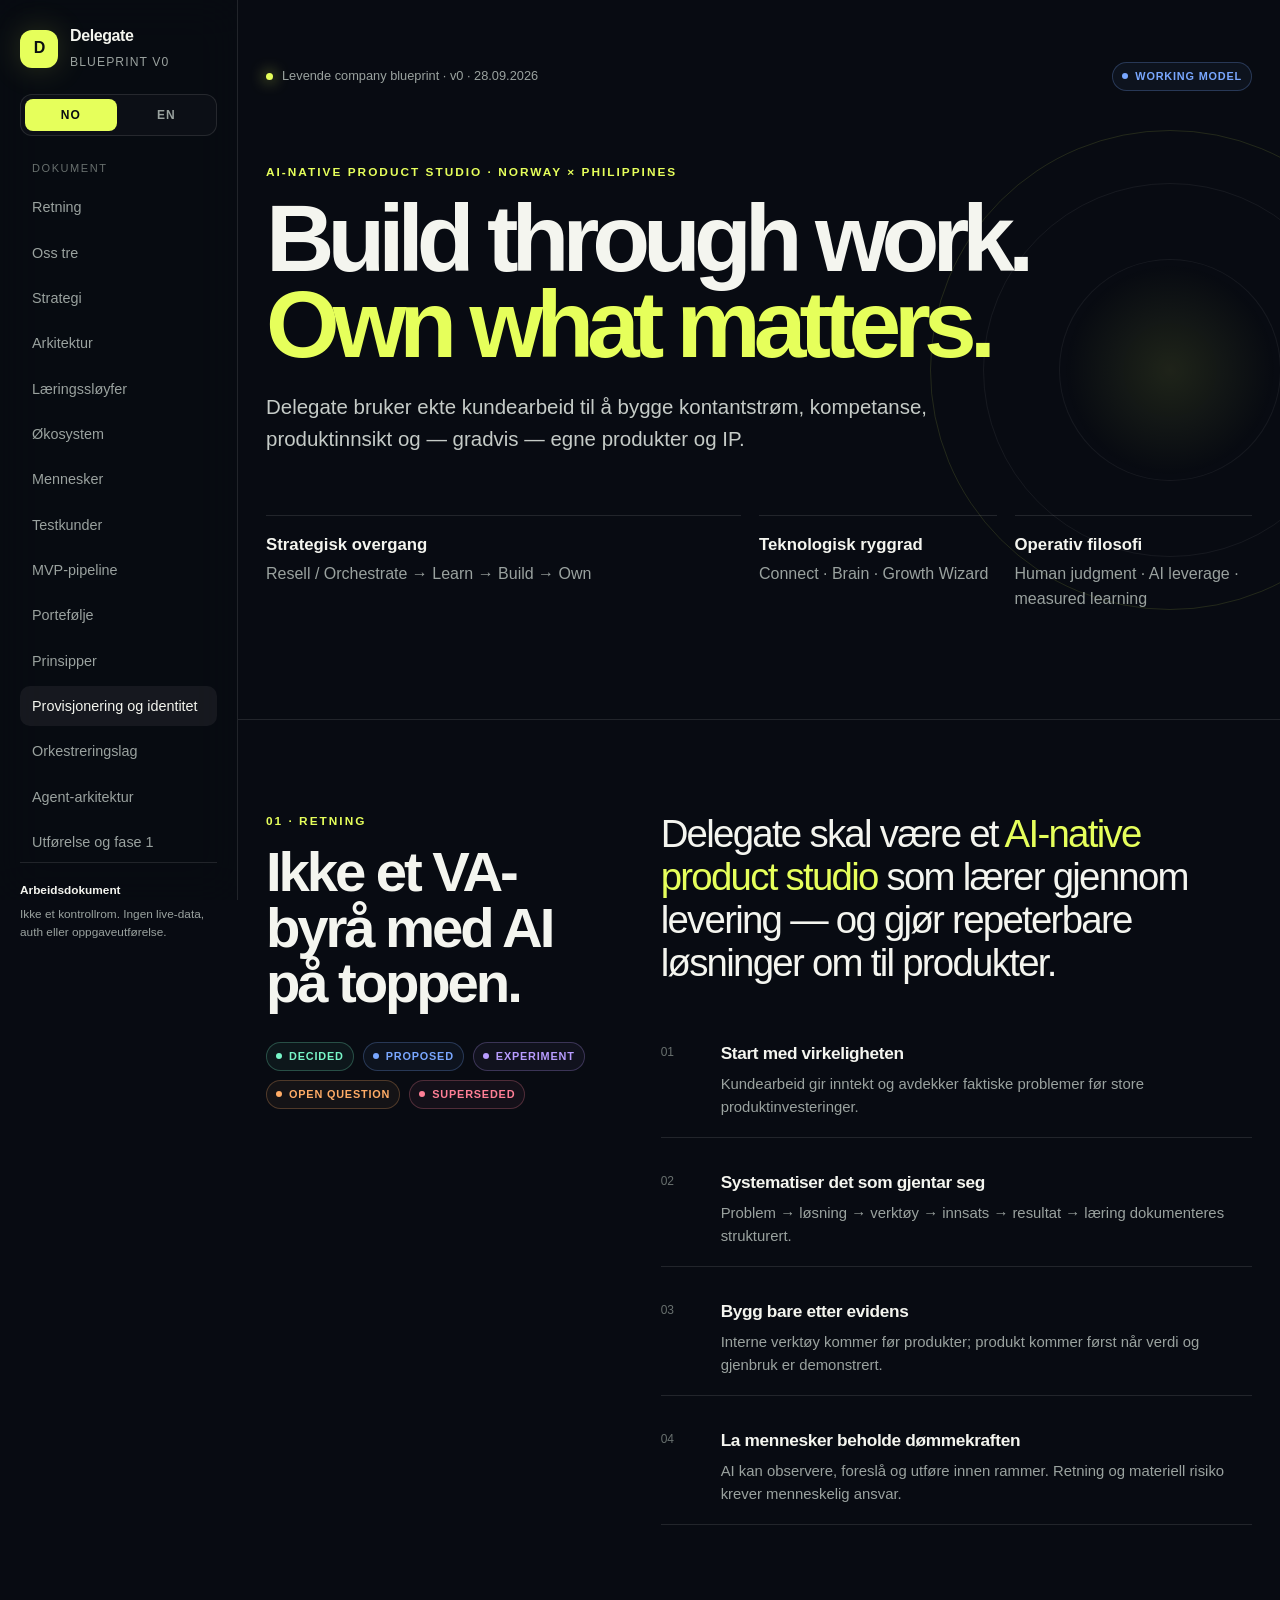
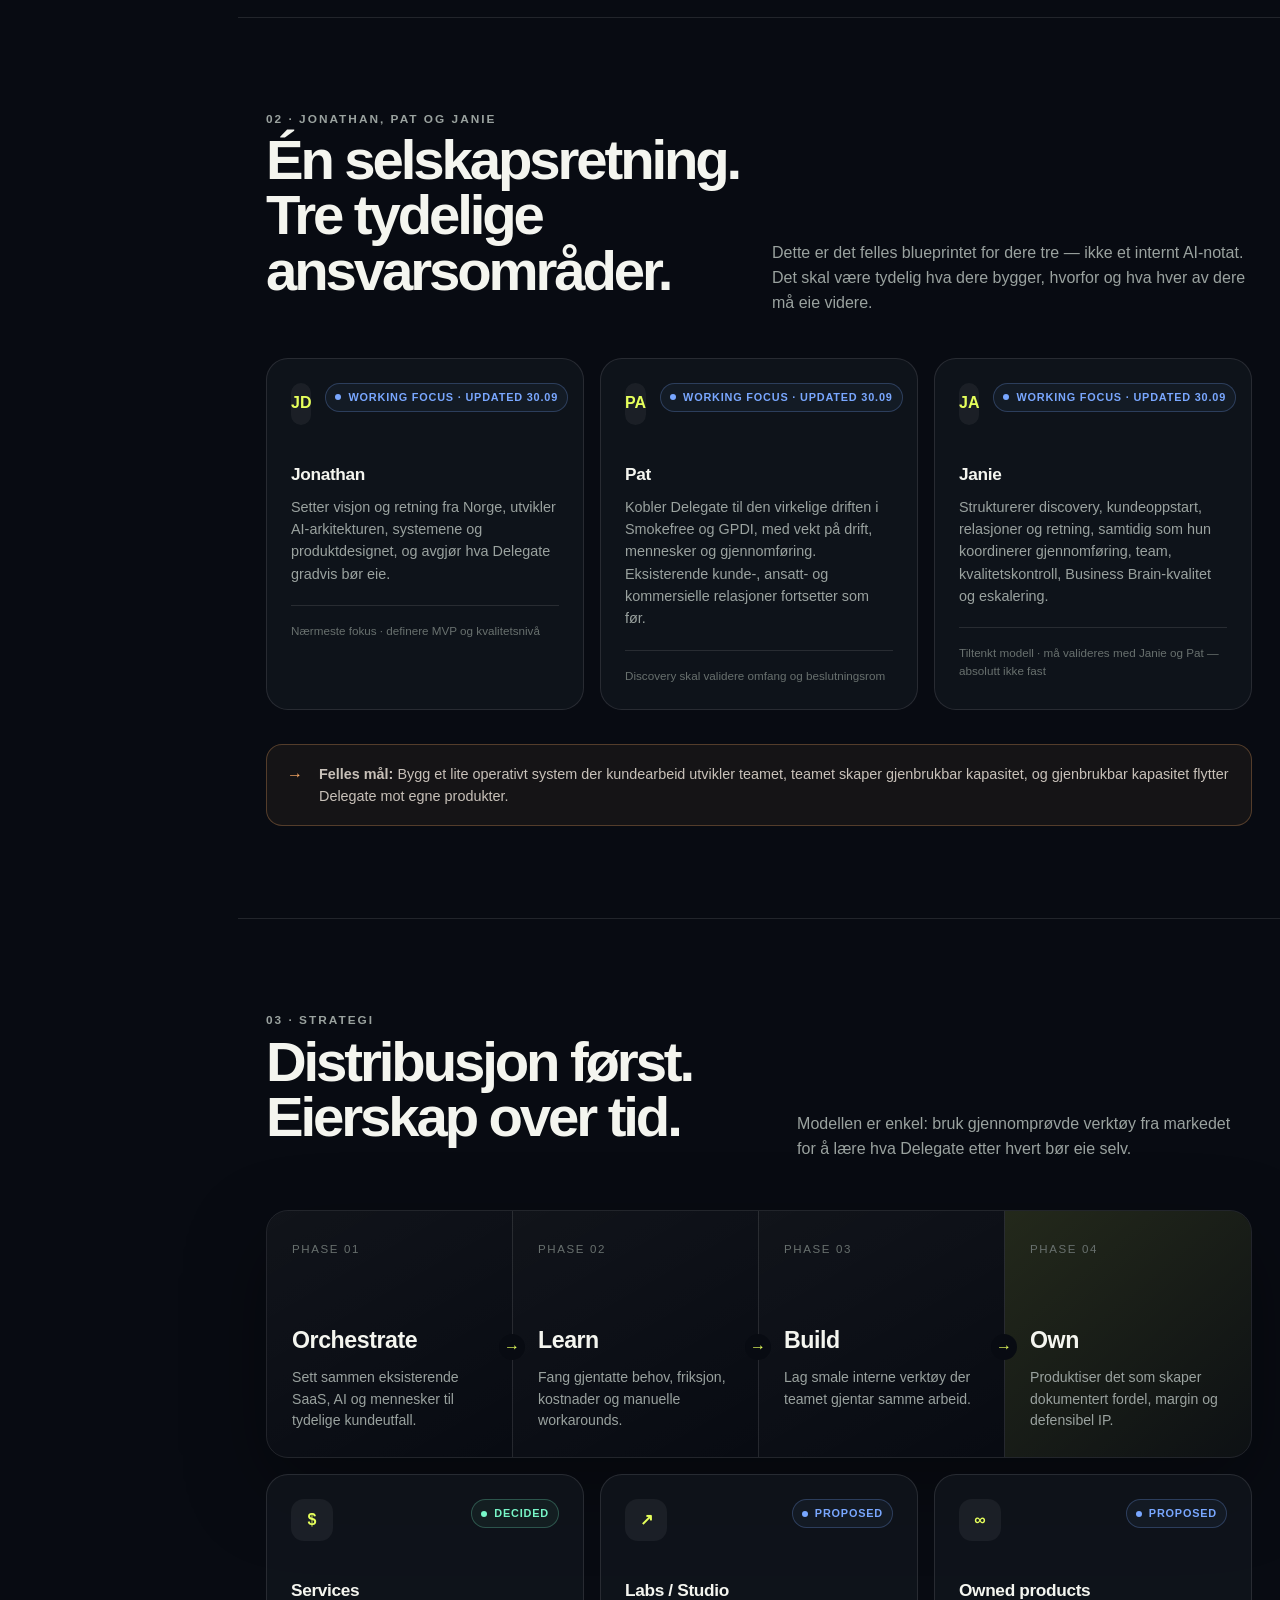
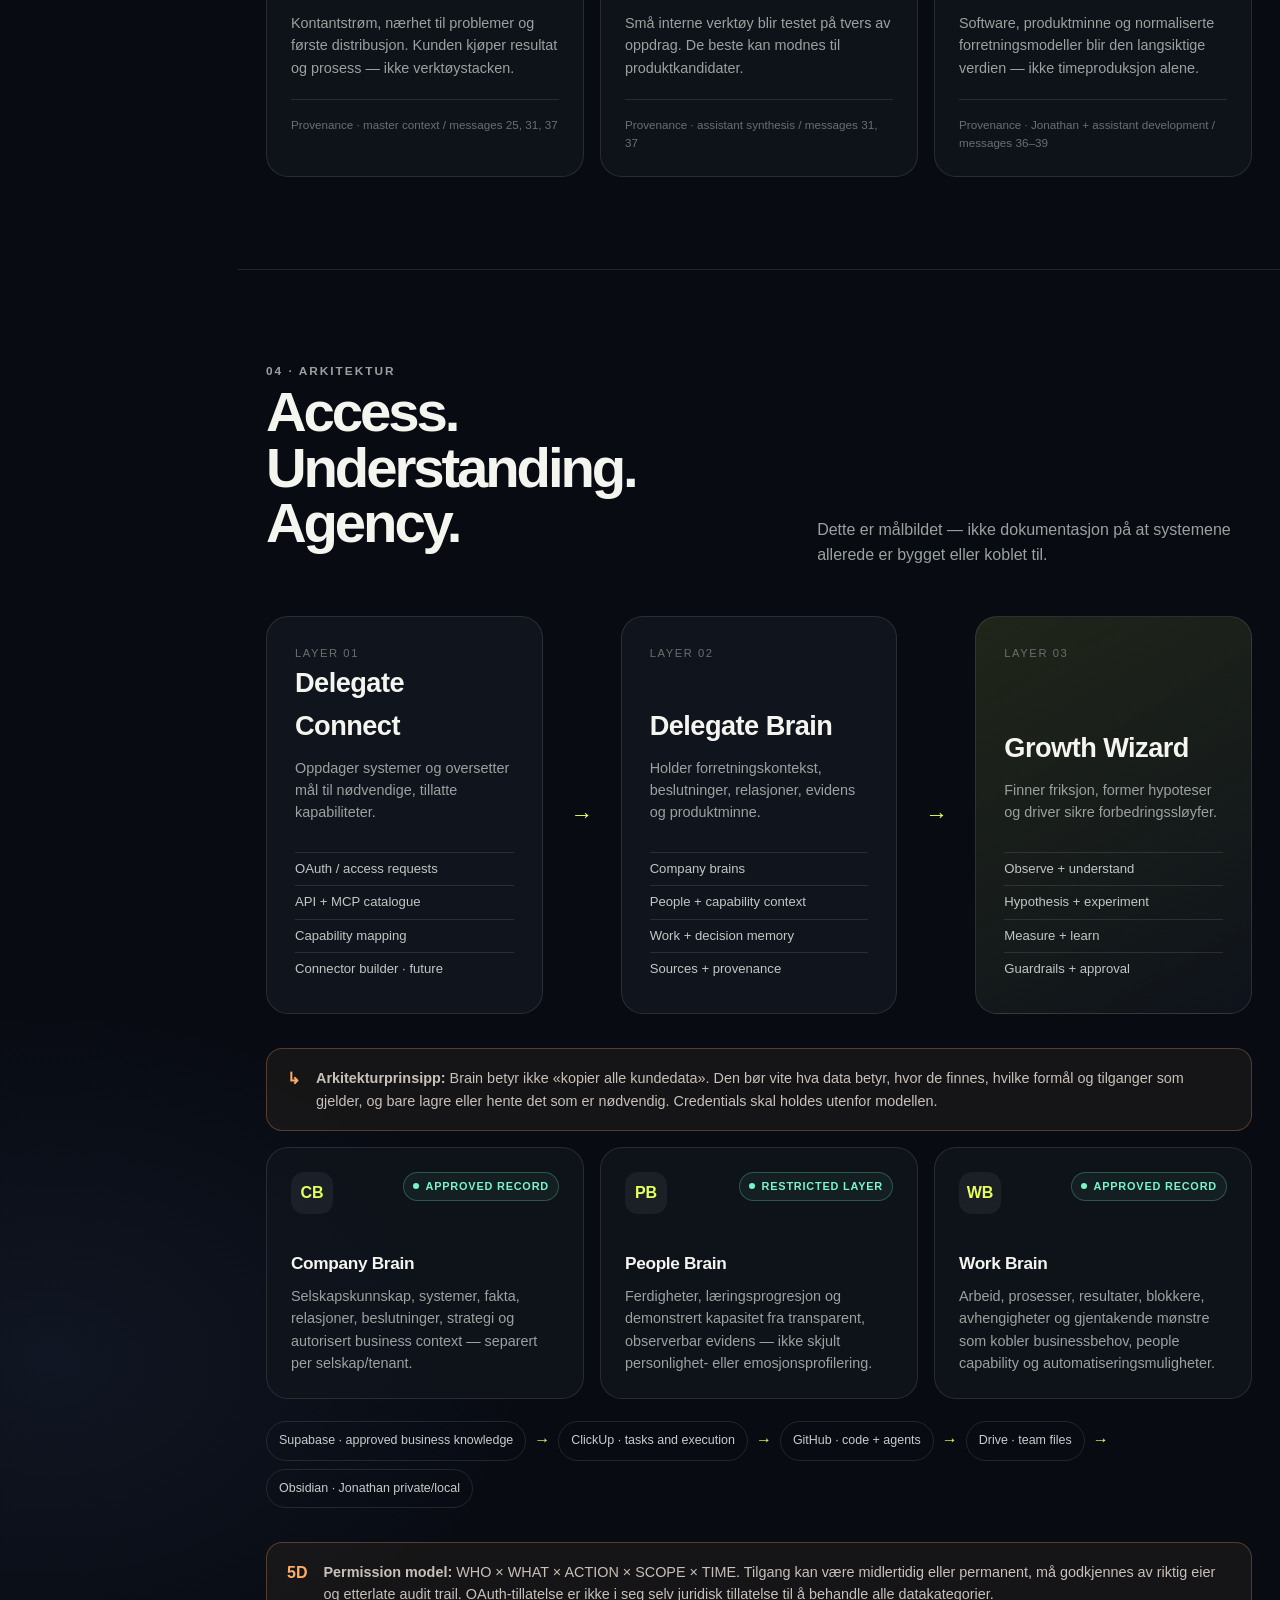
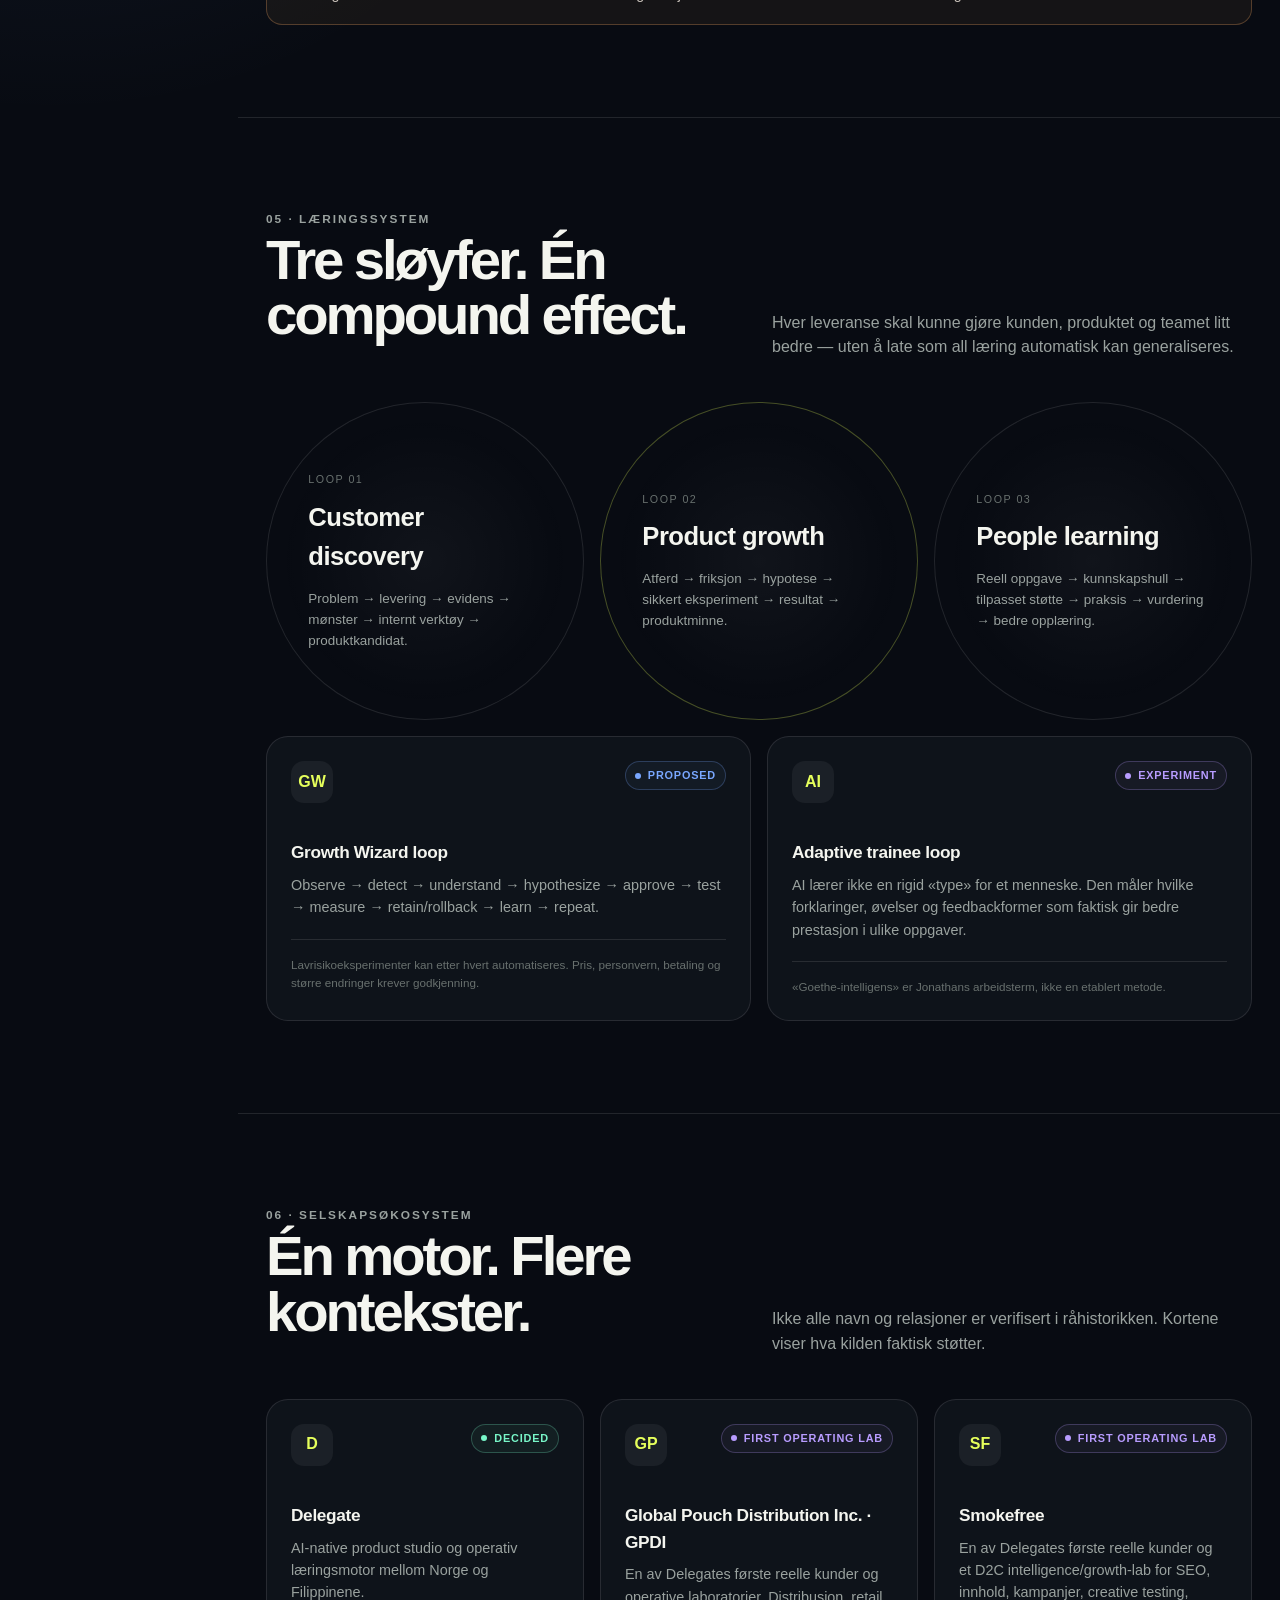
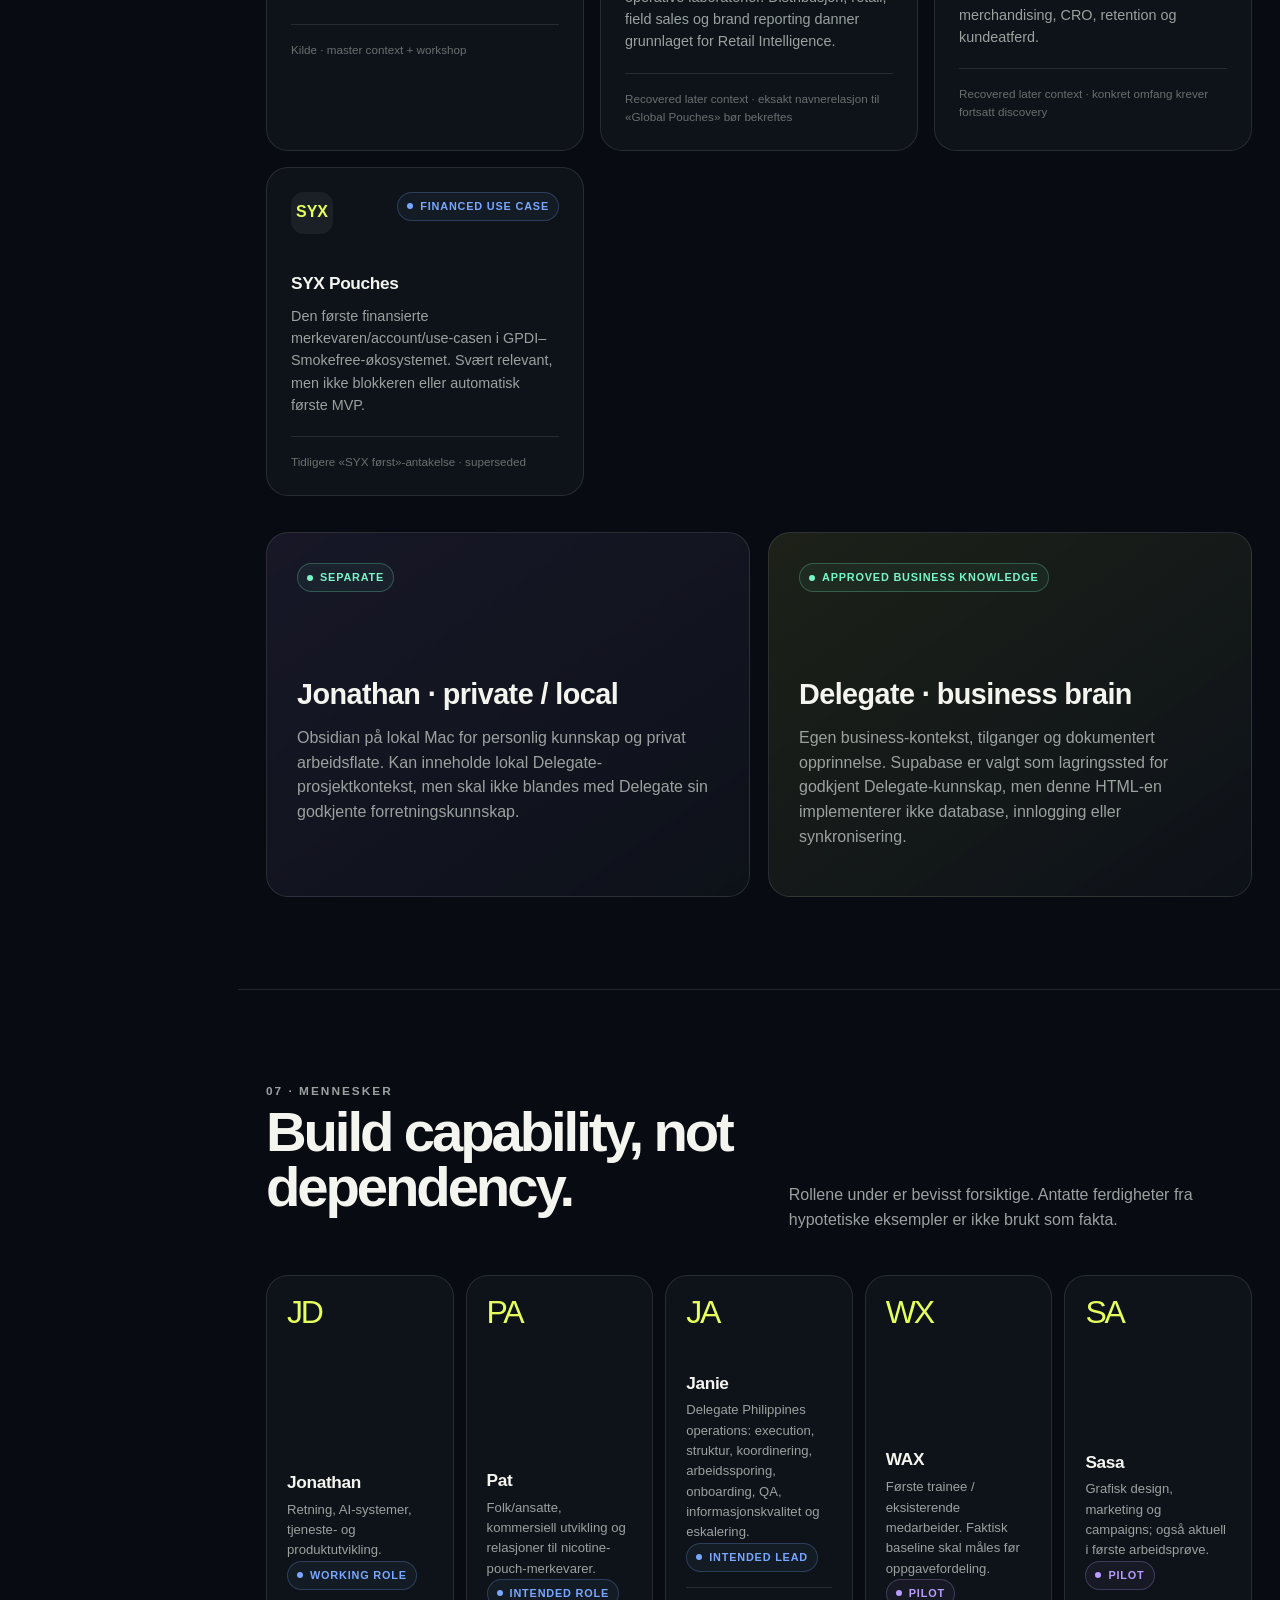
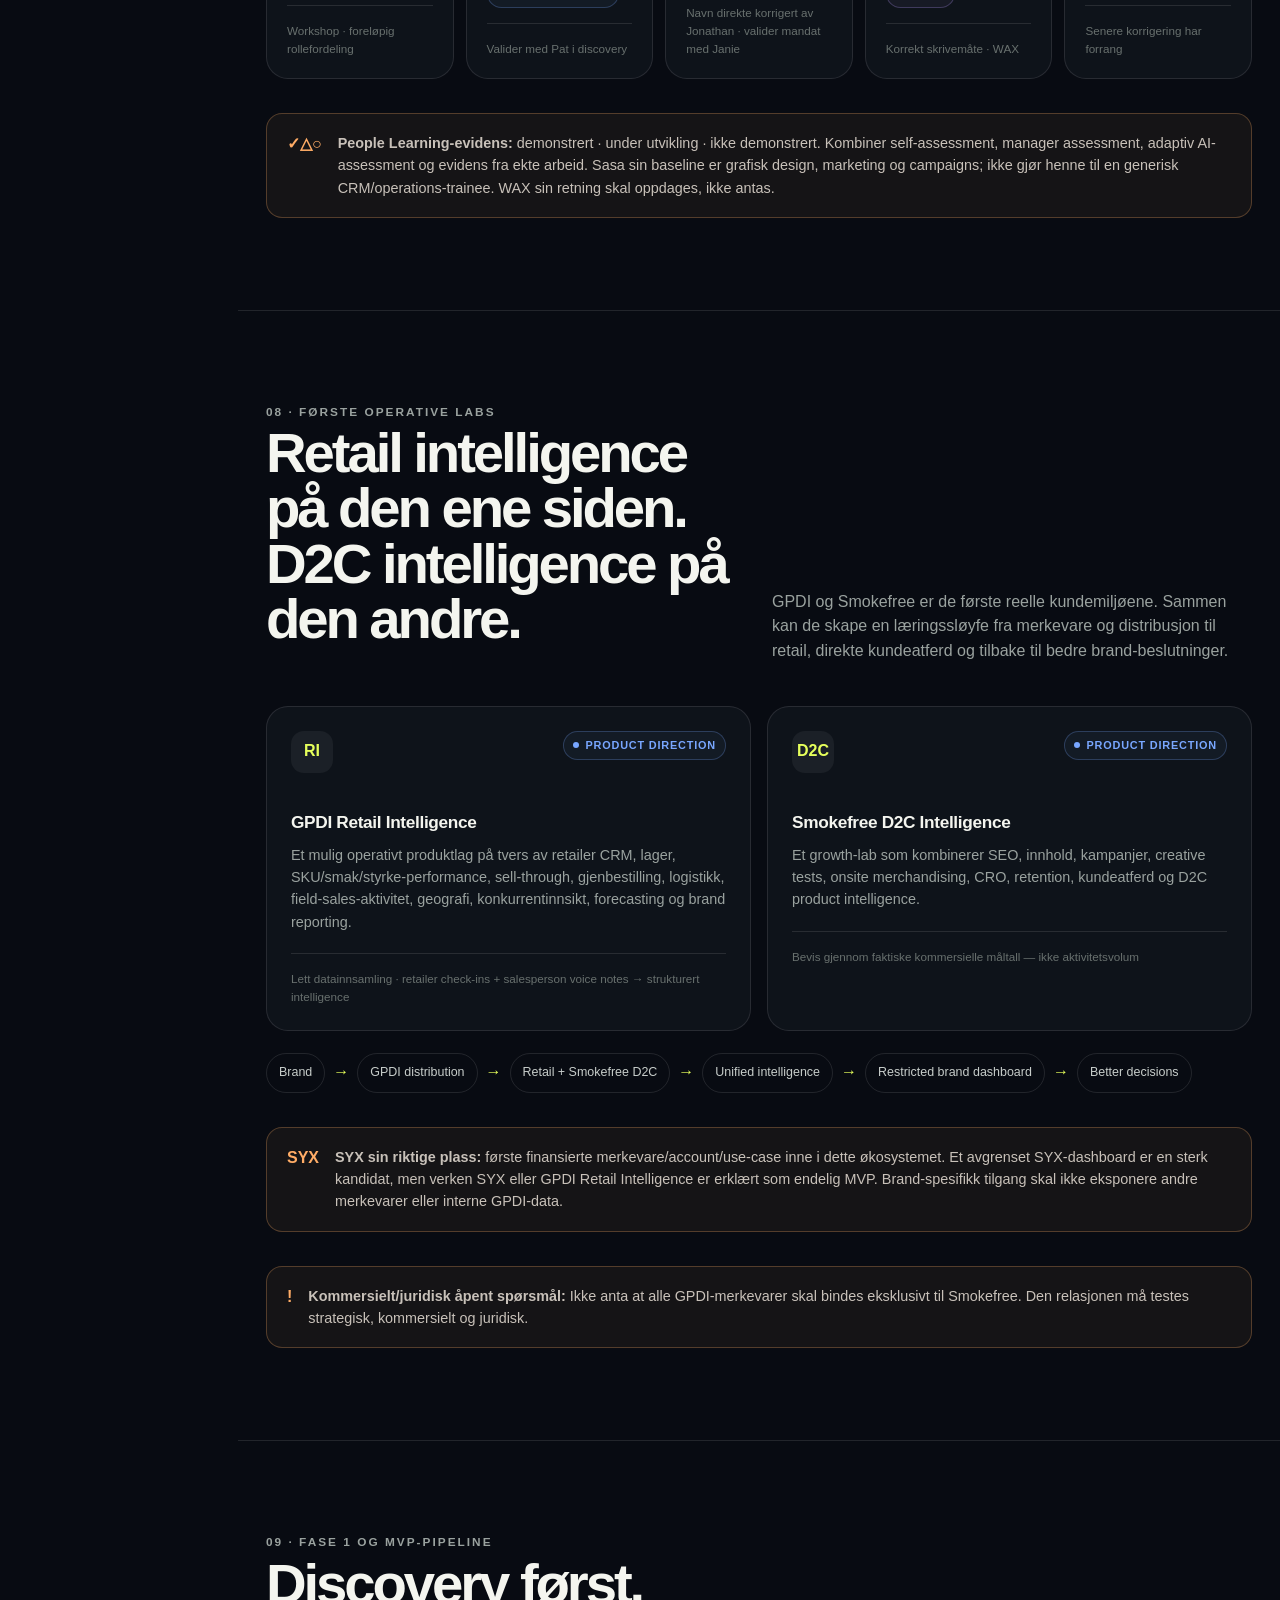
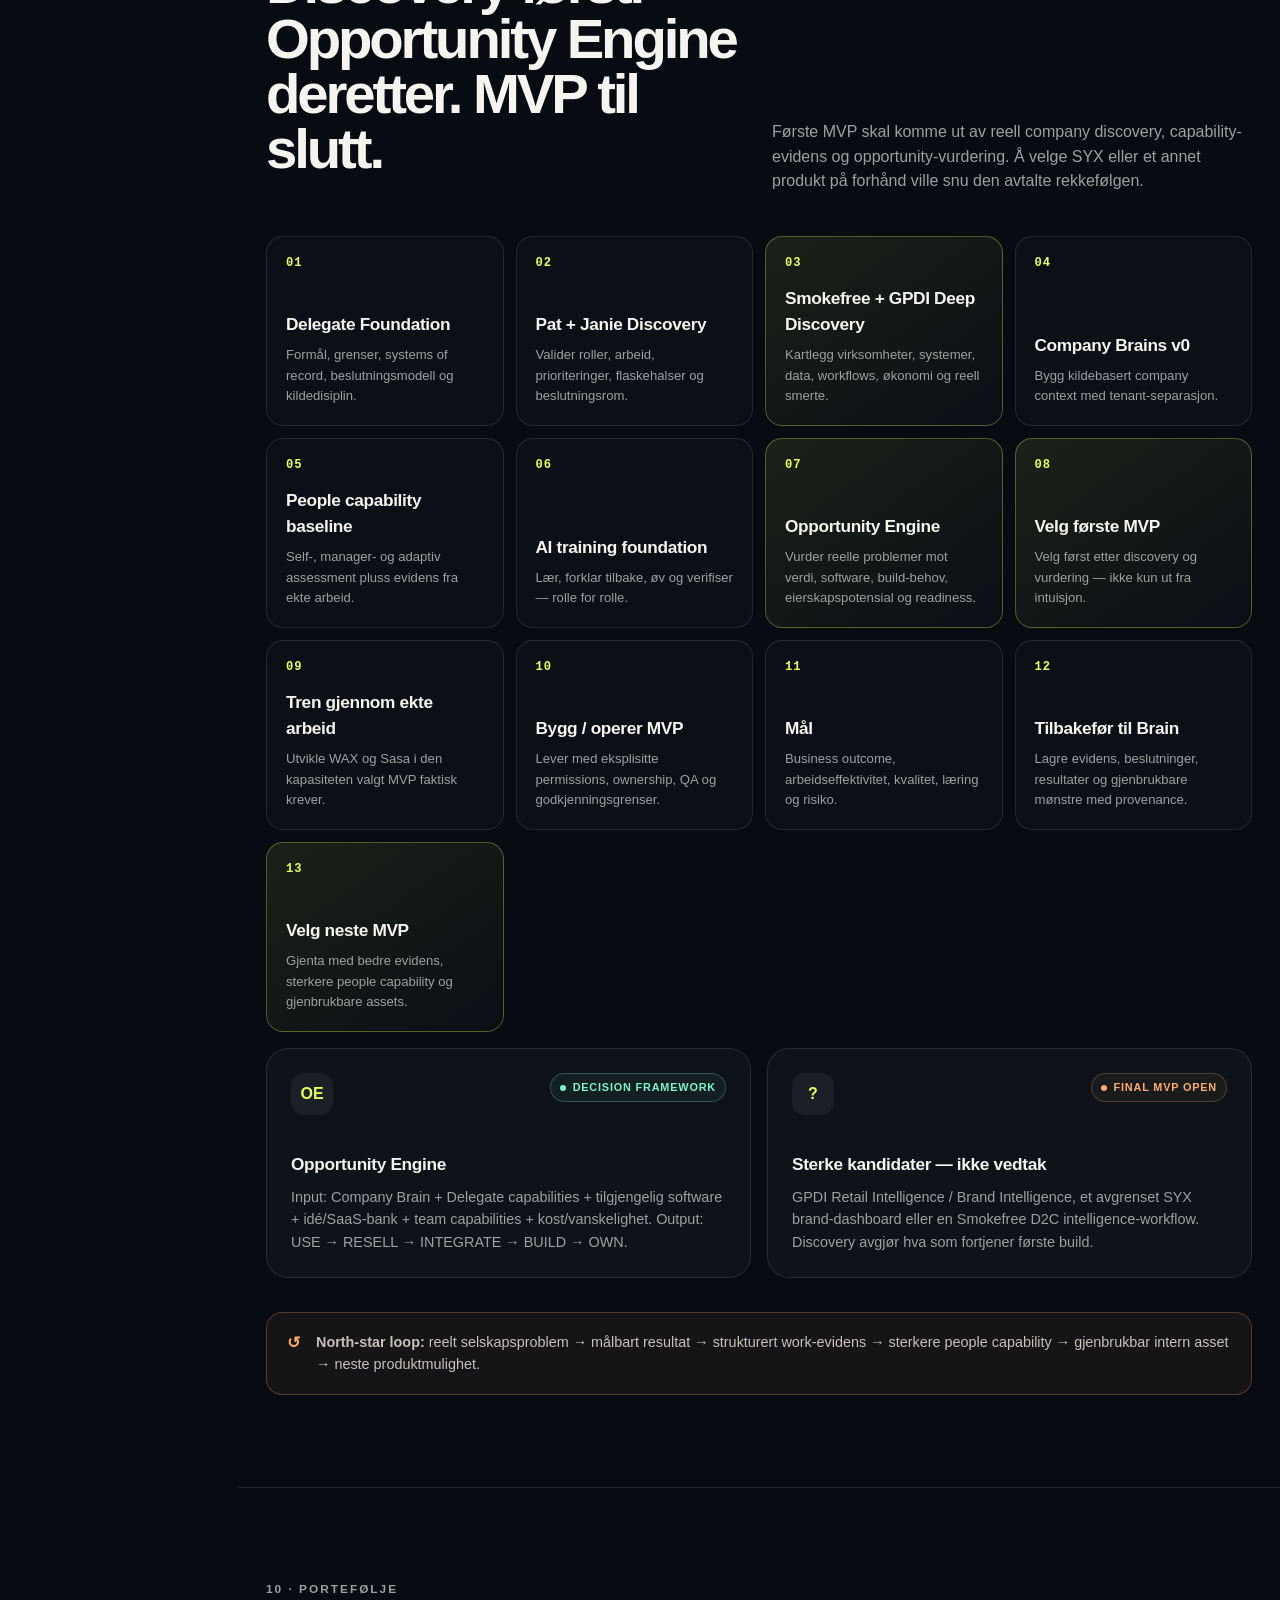
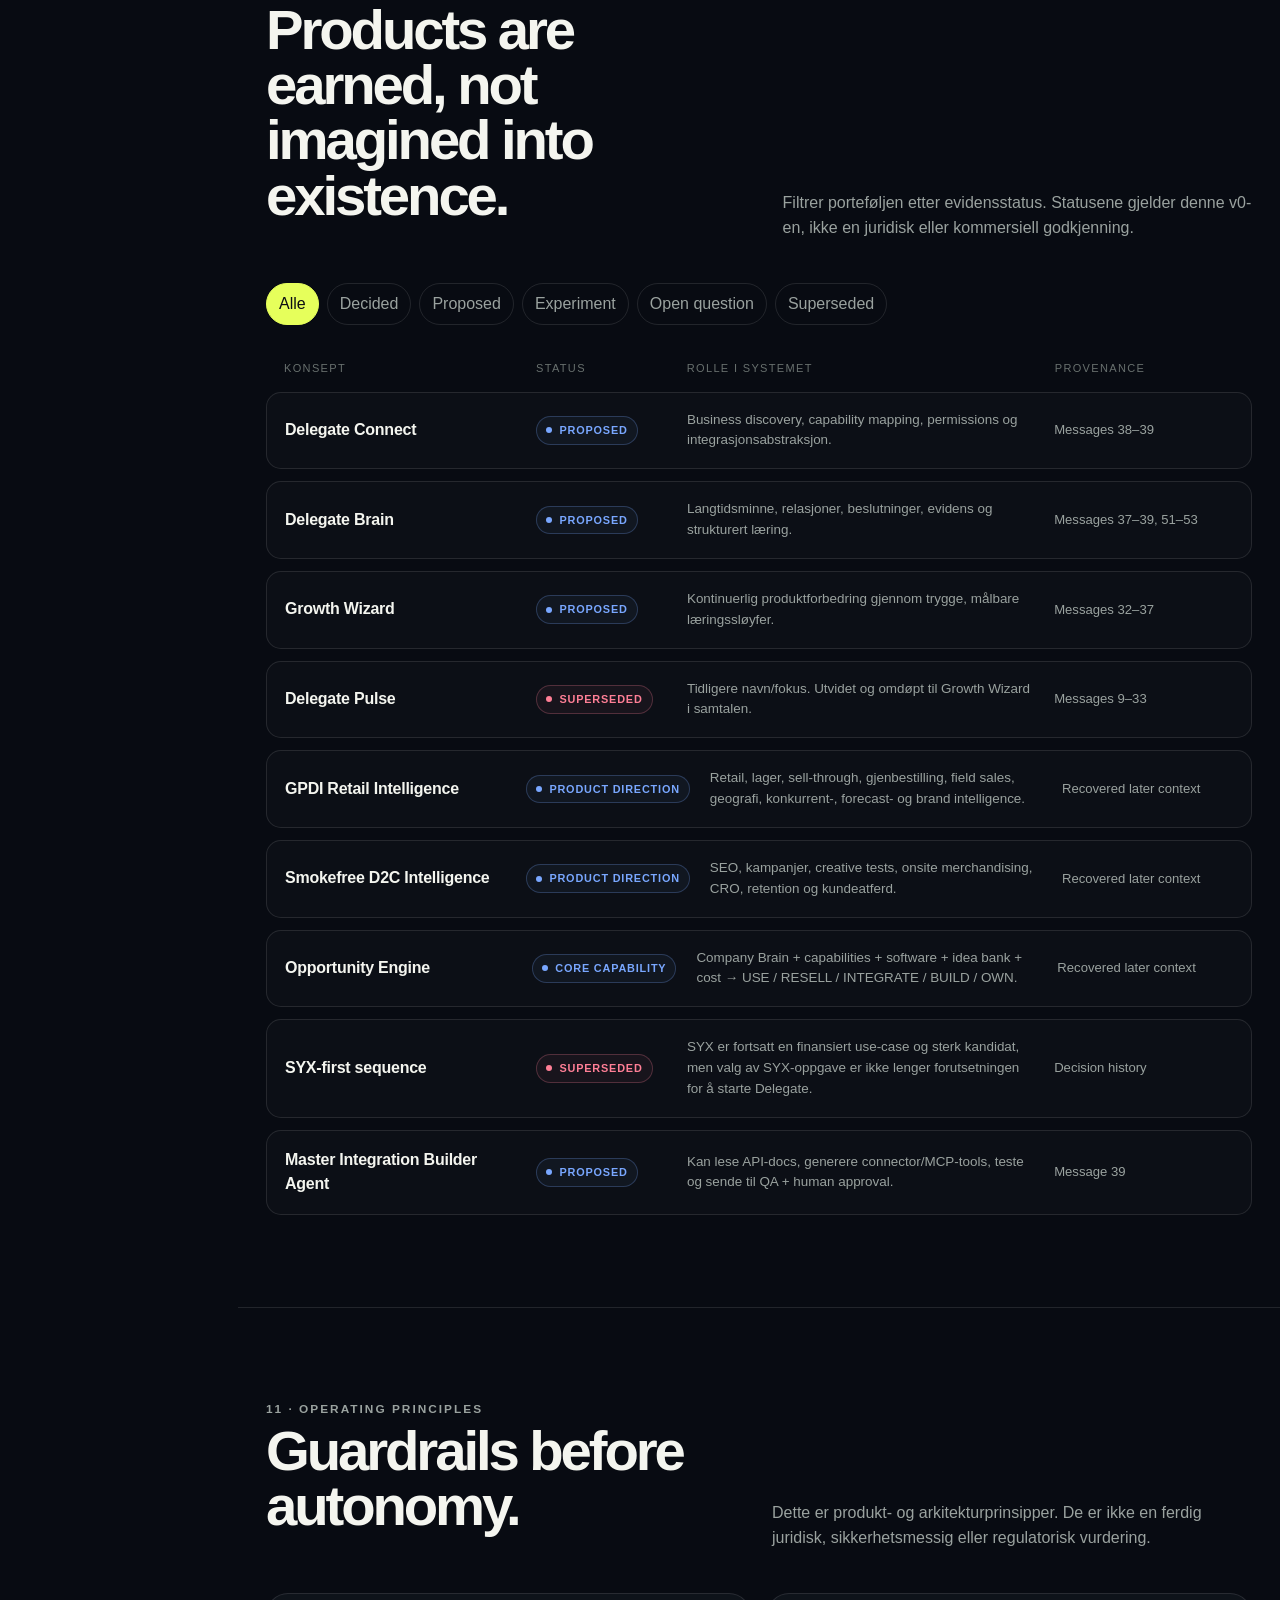
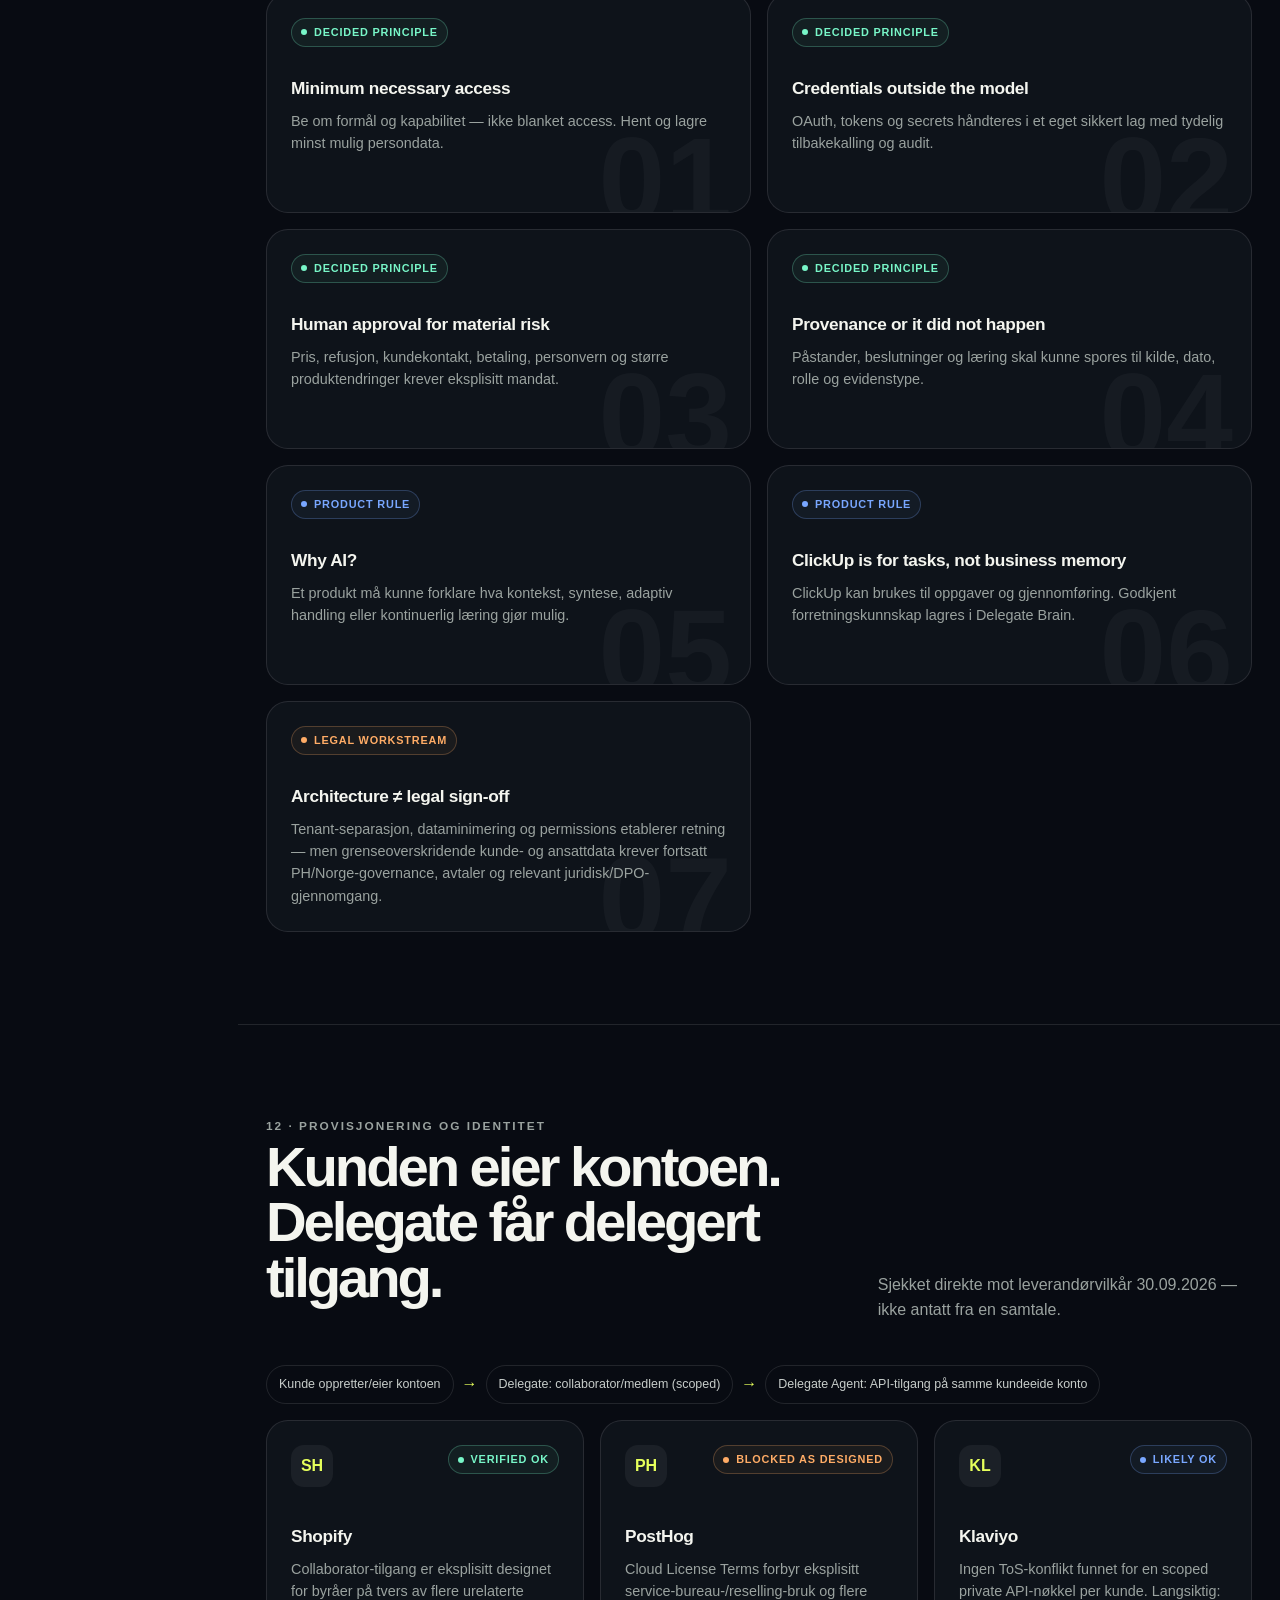
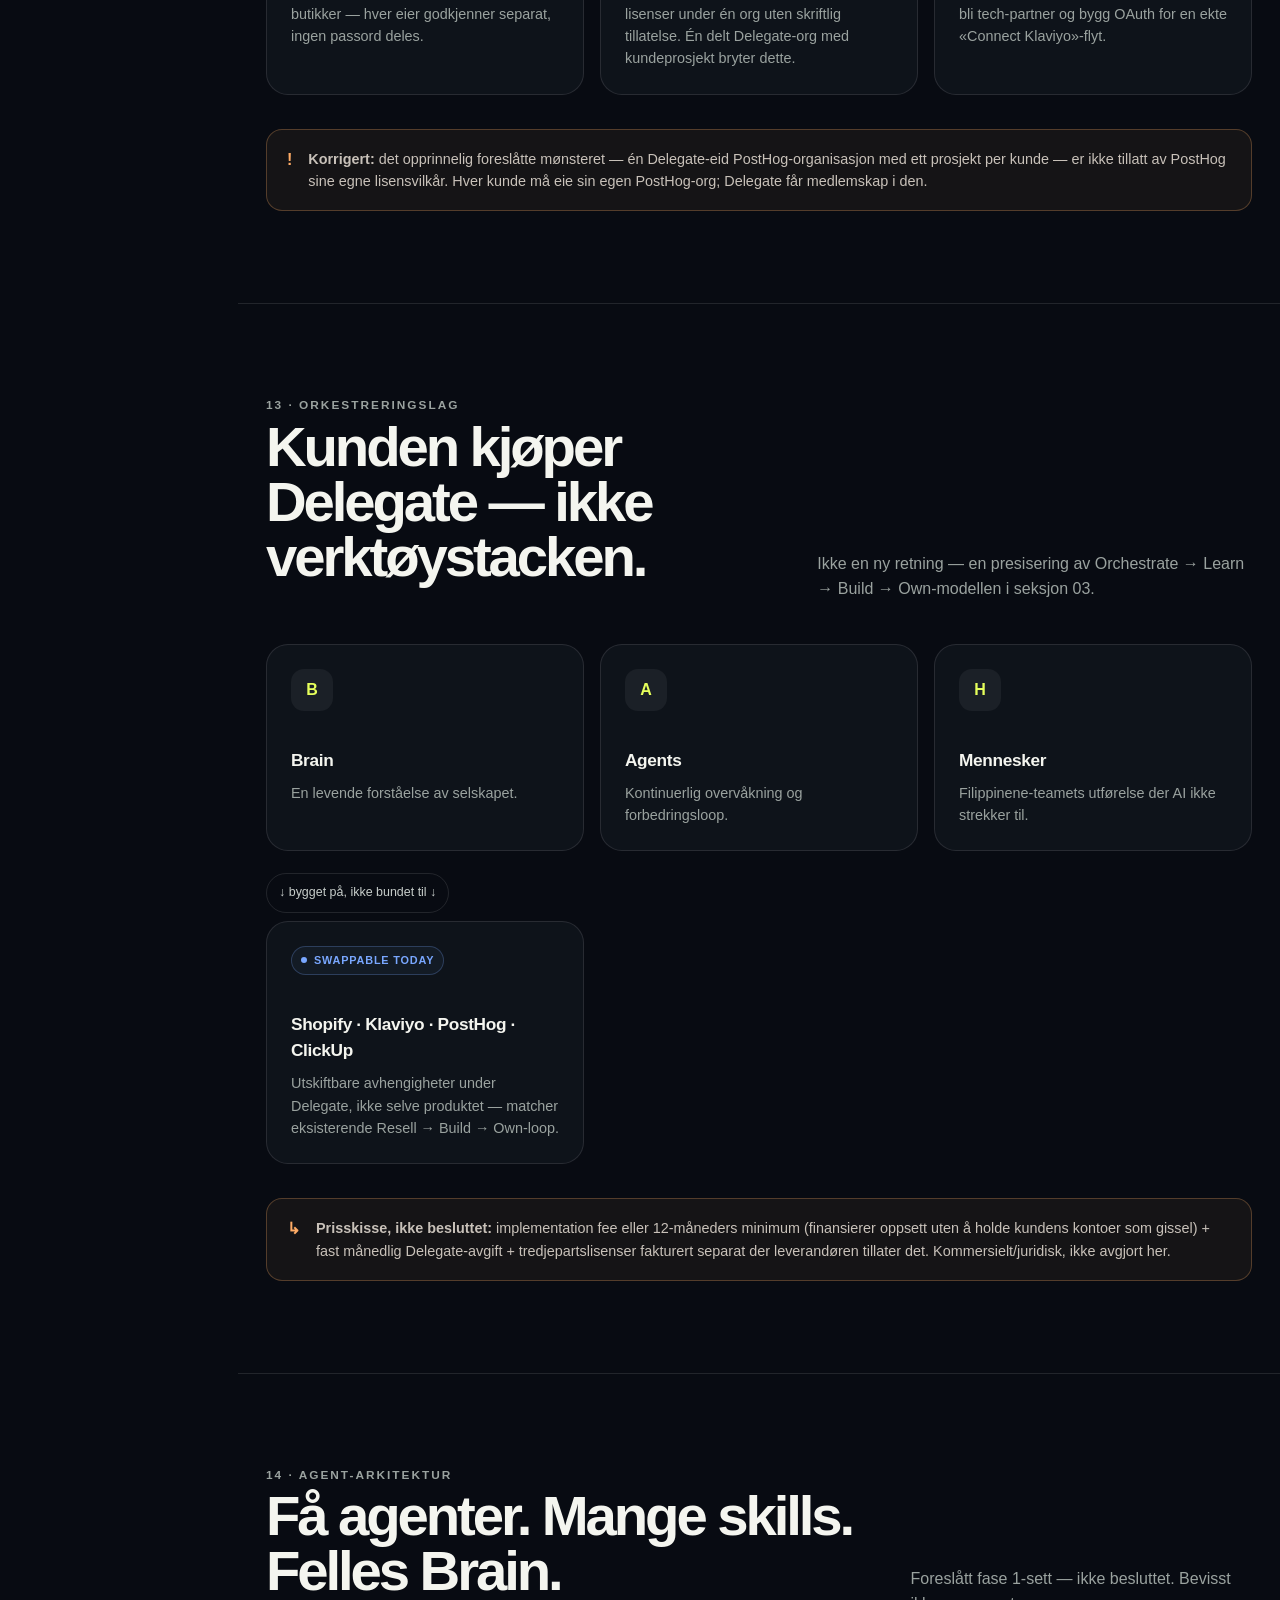
<file: delegate-blueprint-v0.html>
<!doctype html>
<html lang="no">
<head>
  <meta charset="utf-8">
  <meta name="viewport" content="width=device-width, initial-scale=1">
  <meta name="description" content="Delegate Blueprint v0 — et levende strategidokument for Delegate som AI-native product studio.">
  <title>Delegate Blueprint v0</title>
  <link rel="icon" type="image/svg+xml" href="data:image/svg+xml,%3Csvg xmlns='http://www.w3.org/2000/svg' viewBox='0 0 64 64'%3E%3Crect width='64' height='64' rx='16' fill='%23080b12'/%3E%3Cpath d='M16 17h15c11 0 18 6 18 15s-7 15-18 15H16V17Zm11 9v12h5c4 0 7-2 7-6s-3-6-7-6h-5Z' fill='%23e6ff5b'/%3E%3C/svg%3E">
  <style>
    :root {
      --ink: #f4f5ef;
      --muted: #9aa29f;
      --dim: #68706e;
      --bg: #080b12;
      --panel: #10151d;
      --panel-2: #151c25;
      --line: rgba(255,255,255,.105);
      --lime: #e6ff5b;
      --mint: #78f6c8;
      --blue: #79a7ff;
      --orange: #ffac66;
      --rose: #ff7f96;
      --violet: #b89cff;
      --r: 22px;
      --shadow: 0 30px 80px rgba(0,0,0,.34);
    }

    * { box-sizing: border-box; }
    html { scroll-behavior: smooth; }
    body {
      margin: 0;
      color: var(--ink);
      background:
        radial-gradient(900px 460px at 74% -5%, rgba(230,255,91,.09), transparent 62%),
        radial-gradient(700px 520px at 4% 25%, rgba(121,167,255,.07), transparent 68%),
        var(--bg);
      font: 16px/1.55 Inter, ui-sans-serif, -apple-system, BlinkMacSystemFont, "Segoe UI", sans-serif;
    }

    button, a { -webkit-tap-highlight-color: transparent; }
    a { color: inherit; }
    button { font: inherit; }
    ::selection { background: var(--lime); color: #0a0d12; }

    .shell { display: grid; grid-template-columns: 238px minmax(0, 1fr); min-height: 100vh; }
    .rail {
      position: sticky; top: 0; height: 100vh; padding: 24px 20px;
      border-right: 1px solid var(--line); background: rgba(8,11,18,.82);
      backdrop-filter: blur(22px); z-index: 10; display: flex; flex-direction: column;
    }
    .brand { display: flex; align-items: center; gap: 12px; text-decoration: none; margin-bottom: 34px; }
    .brand-mark { width: 38px; height: 38px; display: grid; place-items: center; border-radius: 12px; background: var(--lime); color: #0b0f11; font-weight: 900; letter-spacing: -.08em; box-shadow: 0 0 32px rgba(230,255,91,.18); }
    .brand-copy strong { display: block; letter-spacing: -.025em; }
    .brand-copy span { color: var(--muted); font-size: .76rem; letter-spacing: .09em; text-transform: uppercase; }
    .nav-label { color: var(--dim); text-transform: uppercase; letter-spacing: .14em; font-size: .69rem; margin: 0 12px 10px; }
    .nav { display: grid; gap: 5px; }
    .nav a { color: var(--muted); text-decoration: none; padding: 9px 12px; border-radius: 10px; font-size: .9rem; transition: .18s ease; }
    .nav a:hover, .nav a.active { color: var(--ink); background: rgba(255,255,255,.06); }
    .language-switch { display: grid; grid-template-columns: 1fr 1fr; gap: 4px; padding: 4px; margin: -14px 0 24px; border: 1px solid var(--line); border-radius: 12px; background: rgba(255,255,255,.025); }
    .language-switch button { border: 0; border-radius: 8px; padding: 7px 8px; color: var(--muted); background: transparent; cursor: pointer; font-size: .75rem; font-weight: 800; letter-spacing: .08em; }
    .language-switch button.active { color: #0a0d12; background: var(--lime); }
    .rail-note { margin-top: auto; color: var(--muted); font-size: .74rem; border-top: 1px solid var(--line); padding-top: 18px; }
    .rail-note strong { color: var(--ink); display: block; margin-bottom: 5px; }

    main { min-width: 0; }
    .wrap { width: min(1280px, calc(100% - 56px)); margin: 0 auto; }
    section { padding: 92px 0; border-bottom: 1px solid var(--line); scroll-margin-top: 30px; }
    section:first-child { padding-top: 46px; }
    .eyebrow { margin: 0 0 14px; color: var(--lime); font-size: .74rem; text-transform: uppercase; letter-spacing: .17em; font-weight: 760; }
    h1, h2, h3, p { margin-top: 0; }
    h1 { margin-bottom: 24px; max-width: 1000px; font-size: clamp(3.2rem, 7.4vw, 7.4rem); line-height: .91; letter-spacing: -.074em; font-weight: 800; }
    h2 { font-size: clamp(2.2rem, 4.4vw, 4.5rem); line-height: .98; letter-spacing: -.055em; max-width: 850px; margin-bottom: 22px; }
    h3 { font-size: 1.08rem; letter-spacing: -.02em; }
    .lead { color: #c5cbc7; max-width: 790px; font-size: clamp(1.08rem, 1.6vw, 1.32rem); line-height: 1.55; }
    .muted { color: var(--muted); }
    .small { font-size: .82rem; }
    .num { font-variant-numeric: tabular-nums; }

    .hero { min-height: 720px; display: grid; align-content: center; position: relative; overflow: hidden; }
    .hero-top { display: flex; justify-content: space-between; align-items: center; gap: 20px; margin-bottom: 72px; }
    .version { display: inline-flex; gap: 9px; align-items: center; color: var(--muted); font-size: .8rem; }
    .version i { width: 7px; height: 7px; border-radius: 50%; background: var(--lime); box-shadow: 0 0 15px var(--lime); }
    .hero-copy { position: relative; z-index: 1; }
    .hero h1 span { color: var(--lime); }
    .hero-foot { display: grid; grid-template-columns: 1.6fr .8fr .8fr; gap: 18px; margin-top: 60px; }
    .hero-stat { padding-top: 16px; border-top: 1px solid var(--line); color: var(--muted); }
    .hero-stat strong { display: block; color: var(--ink); font-size: 1.05rem; margin-bottom: 4px; }
    .orbit { position: absolute; width: 480px; height: 480px; border: 1px solid rgba(230,255,91,.12); border-radius: 50%; right: -130px; top: 130px; }
    .orbit:before, .orbit:after { content: ""; position: absolute; border: 1px solid rgba(255,255,255,.06); border-radius: inherit; }
    .orbit:before { inset: 52px; }
    .orbit:after { inset: 128px; background: radial-gradient(circle, rgba(230,255,91,.1), transparent 68%); }

    .notice { display: grid; grid-template-columns: auto 1fr; gap: 16px; border: 1px solid rgba(255,172,102,.27); background: rgba(255,172,102,.055); padding: 18px 20px; border-radius: 16px; margin-top: 34px; max-width: 1000px; }
    .notice-icon { color: var(--orange); font-weight: 900; }
    .notice p { margin: 0; color: #c8c1b9; font-size: .9rem; }

    .status-key { display: flex; flex-wrap: wrap; gap: 9px; margin: 32px 0 0; }
    .badge { display: inline-flex; align-items: center; gap: 7px; width: fit-content; border-radius: 999px; border: 1px solid var(--line); padding: 5px 9px; color: var(--muted); font-size: .68rem; font-weight: 760; letter-spacing: .075em; text-transform: uppercase; white-space: nowrap; }
    .badge:before { content: ""; width: 6px; height: 6px; border-radius: 50%; background: currentColor; }
    .decided { color: var(--mint); border-color: rgba(120,246,200,.25); background: rgba(120,246,200,.05); }
    .proposed { color: var(--blue); border-color: rgba(121,167,255,.25); background: rgba(121,167,255,.05); }
    .experiment { color: var(--violet); border-color: rgba(184,156,255,.25); background: rgba(184,156,255,.05); }
    .open { color: var(--orange); border-color: rgba(255,172,102,.25); background: rgba(255,172,102,.05); }
    .superseded { color: var(--rose); border-color: rgba(255,127,150,.25); background: rgba(255,127,150,.05); }

    .manifesto { display: grid; grid-template-columns: .72fr 1.28fr; gap: 62px; align-items: start; }
    .quote { font-size: clamp(1.65rem, 3vw, 3.1rem); line-height: 1.12; letter-spacing: -.045em; }
    .quote em { color: var(--lime); font-style: normal; }
    .principles { display: grid; gap: 13px; }
    .principle { display: grid; grid-template-columns: 46px 1fr; gap: 14px; padding: 18px 0; border-bottom: 1px solid var(--line); }
    .principle .index { color: var(--dim); font-size: .75rem; padding-top: 3px; }
    .principle h3 { margin-bottom: 6px; }
    .principle p { color: var(--muted); margin: 0; font-size: .93rem; }

    .strategy-line { display: grid; grid-template-columns: repeat(4, 1fr); margin-top: 44px; border: 1px solid var(--line); border-radius: var(--r); overflow: hidden; box-shadow: var(--shadow); }
    .phase { min-height: 230px; padding: 25px; border-right: 1px solid var(--line); background: linear-gradient(150deg, rgba(255,255,255,.035), transparent); position: relative; }
    .phase:last-child { border-right: 0; }
    .phase .step { color: var(--dim); font-size: .72rem; letter-spacing: .14em; }
    .phase h3 { margin: 62px 0 8px; font-size: 1.45rem; }
    .phase p { color: var(--muted); margin: 0; font-size: .88rem; }
    .phase:not(:last-child):after { content: "→"; position: absolute; right: -13px; top: 50%; z-index: 2; color: var(--lime); background: var(--bg); width: 26px; height: 26px; display: grid; place-items: center; border-radius: 50%; }
    .phase:last-child { background: linear-gradient(140deg, rgba(230,255,91,.12), rgba(230,255,91,.025)); }

    .section-head { display: flex; justify-content: space-between; align-items: end; gap: 30px; margin-bottom: 38px; }
    .section-head p { max-width: 480px; color: var(--muted); margin-bottom: 4px; }
    .grid-3 { display: grid; grid-template-columns: repeat(3, 1fr); gap: 16px; }
    .grid-2 { display: grid; grid-template-columns: repeat(2, 1fr); gap: 16px; }
    .card { border: 1px solid var(--line); border-radius: var(--r); background: rgba(16,21,29,.82); padding: 24px; min-width: 0; }
    .card:hover { border-color: rgba(255,255,255,.17); }
    .card-top { display: flex; justify-content: space-between; gap: 14px; align-items: start; margin-bottom: 36px; }
    .card-icon { width: 42px; height: 42px; border-radius: 13px; background: rgba(255,255,255,.055); display: grid; place-items: center; color: var(--lime); font-weight: 800; }
    .card h3 { margin-bottom: 8px; }
    .card p { color: var(--muted); font-size: .9rem; margin-bottom: 0; }
    .meta { margin-top: 20px; padding-top: 16px; border-top: 1px solid var(--line); color: var(--dim); font-size: .73rem; }

    .stack { margin-top: 44px; display: grid; grid-template-columns: 1fr 78px 1fr 78px 1fr; align-items: stretch; }
    .stack-block { border: 1px solid var(--line); border-radius: var(--r); background: var(--panel); padding: 28px; min-height: 310px; display: flex; flex-direction: column; }
    .stack-block:nth-child(5) { background: linear-gradient(150deg, rgba(230,255,91,.11), rgba(16,21,29,.85)); }
    .stack-num { color: var(--dim); font-size: .7rem; letter-spacing: .14em; }
    .stack-block h3 { font-size: 1.7rem; margin: auto 0 10px; }
    .stack-block p { color: var(--muted); font-size: .9rem; }
    .stack-block ul { margin: 14px 0 0; padding: 0; list-style: none; color: #c1c7c4; font-size: .82rem; }
    .stack-block li { padding: 6px 0; border-top: 1px solid var(--line); }
    .connector { display: grid; place-items: center; color: var(--lime); font-size: 1.4rem; }

    .loops { display: grid; grid-template-columns: repeat(3, 1fr); gap: 16px; margin-top: 38px; }
    .loop { border: 1px solid var(--line); border-radius: 50%; aspect-ratio: 1; padding: 13%; display: flex; flex-direction: column; justify-content: center; background: radial-gradient(circle at 50% 50%, rgba(255,255,255,.04), transparent 65%); }
    .loop:nth-child(2) { border-color: rgba(230,255,91,.28); }
    .loop span { color: var(--dim); text-transform: uppercase; font-size: .67rem; letter-spacing: .14em; }
    .loop h3 { font-size: clamp(1.25rem, 2vw, 2rem); margin: 10px 0 12px; }
    .loop p { color: var(--muted); font-size: .84rem; margin: 0; }

    .people-grid { display: grid; grid-template-columns: repeat(5, 1fr); gap: 12px; }
    .person { padding: 20px; min-height: 245px; display: flex; flex-direction: column; }
    .initials { font-size: 2rem; line-height: 1; letter-spacing: -.07em; color: var(--lime); margin-bottom: auto; }
    .person h3 { margin: 42px 0 4px; }
    .person .role { color: var(--muted); font-size: .82rem; min-height: 44px; }
    .person .meta { margin-top: 15px; }

    .boundary { display: grid; grid-template-columns: 1fr 1fr; gap: 18px; margin-top: 36px; }
    .boundary-card { min-height: 320px; padding: 30px; border-radius: var(--r); border: 1px solid var(--line); }
    .boundary-card.private { background: linear-gradient(145deg, rgba(184,156,255,.09), rgba(16,21,29,.65)); }
    .boundary-card.business { background: linear-gradient(145deg, rgba(230,255,91,.095), rgba(16,21,29,.65)); }
    .boundary-card h3 { font-size: 1.8rem; margin: 80px 0 9px; }
    .boundary-card p { color: var(--muted); max-width: 520px; }

    .portfolio { display: grid; gap: 12px; margin-top: 35px; }
    .portfolio-row { display: grid; grid-template-columns: 1.1fr .62fr 1.65fr .85fr; gap: 20px; align-items: center; border: 1px solid var(--line); border-radius: 15px; padding: 17px 18px; background: rgba(255,255,255,.018); }
    .portfolio-row.header { color: var(--dim); font-size: .69rem; text-transform: uppercase; letter-spacing: .12em; border: 0; padding-top: 0; padding-bottom: 2px; background: none; }
    .portfolio-row strong { letter-spacing: -.015em; }
    .portfolio-row p { margin: 0; color: var(--muted); font-size: .84rem; }

    .rules { counter-reset: rule; display: grid; grid-template-columns: repeat(2, 1fr); gap: 16px; margin-top: 38px; }
    .rule { counter-increment: rule; min-height: 220px; position: relative; overflow: hidden; }
    .rule:after { content: counter(rule, decimal-leading-zero); position: absolute; right: 18px; bottom: -28px; color: rgba(255,255,255,.035); font-size: 7.5rem; font-weight: 800; line-height: 1; }
    .rule h3, .rule p, .rule .badge { position: relative; z-index: 1; }


    .roadmap-grid { display: grid; grid-template-columns: repeat(4, 1fr); gap: 12px; margin-top: 38px; counter-reset: roadmap; }
    .roadmap-step { counter-increment: roadmap; min-height: 190px; border: 1px solid var(--line); border-radius: 17px; padding: 19px; background: rgba(255,255,255,.02); display: flex; flex-direction: column; }
    .roadmap-step:before { content: counter(roadmap, decimal-leading-zero); color: var(--lime); font: 800 .76rem ui-monospace, SFMono-Regular, Menlo, monospace; letter-spacing: .08em; }
    .roadmap-step h3 { margin: auto 0 7px; }
    .roadmap-step p { color: var(--muted); font-size: .82rem; margin: 0; }
    .roadmap-step.key { border-color: rgba(230,255,91,.3); background: linear-gradient(145deg, rgba(230,255,91,.09), rgba(255,255,255,.015)); }
    .flowline { display: flex; flex-wrap: wrap; align-items: center; gap: 8px; margin-top: 22px; }
    .flowline span { padding: 9px 12px; border: 1px solid var(--line); border-radius: 999px; color: #c7cdca; font-size: .78rem; }
    .flowline i { color: var(--lime); font-style: normal; }


    .filter-bar { display: flex; flex-wrap: wrap; gap: 8px; margin: 26px 0 34px; }
    .filter-btn { color: var(--muted); background: transparent; border: 1px solid var(--line); border-radius: 999px; padding: 8px 12px; cursor: pointer; }
    .filter-btn:hover, .filter-btn.active { color: #0b0e13; background: var(--lime); border-color: var(--lime); }
    [data-status-card].hidden { display: none; }

    footer { padding: 42px 0 56px; color: var(--dim); font-size: .78rem; }
    footer .wrap { display: flex; justify-content: space-between; gap: 18px; }

    @media (max-width: 1080px) {
      .shell { grid-template-columns: 1fr; }
      .rail { height: auto; position: sticky; padding: 12px 20px; border-right: 0; border-bottom: 1px solid var(--line); flex-direction: row; align-items: center; overflow-x: auto; }
      .brand { margin: 0 24px 0 0; flex: 0 0 auto; }
      .brand-copy, .nav-label, .rail-note { display: none; }
      .language-switch { display: flex; margin: 0 18px 0 0; flex: 0 0 auto; }
      .nav { display: flex; white-space: nowrap; }
      .nav a { padding: 7px 10px; }
      .hero { min-height: 650px; }
      .people-grid { grid-template-columns: repeat(3, 1fr); }
    }

    @media (max-width: 780px) {
      .wrap { width: min(100% - 32px, 1280px); }
      section { padding: 68px 0; }
      section:first-child { padding-top: 30px; }
      .hero { min-height: auto; }
      .hero-top { margin-bottom: 76px; }
      .hero-foot, .manifesto, .section-head, .grid-3, .grid-2, .loops, .boundary, .rules { grid-template-columns: 1fr; }
      .section-head { display: grid; }
      .strategy-line { grid-template-columns: 1fr; }
      .phase { min-height: 190px; border-right: 0; border-bottom: 1px solid var(--line); }
      .phase:last-child { border-bottom: 0; }
      .phase:not(:last-child):after { content: "↓"; top: auto; bottom: -13px; right: 28px; }
      .stack { grid-template-columns: 1fr; }
      .connector { min-height: 58px; transform: rotate(90deg); }
      .loop { aspect-ratio: auto; min-height: 280px; border-radius: var(--r); padding: 34px; }
      .people-grid { grid-template-columns: 1fr 1fr; }
      .portfolio-row, .portfolio-row.header { grid-template-columns: 1fr; gap: 8px; }
      .portfolio-row.header { display: none; }
      .roadmap-grid { grid-template-columns: 1fr 1fr; }
      footer .wrap { display: grid; }
    }

    @media (max-width: 520px) {
      .brand-mark { width: 34px; height: 34px; }
      .rail { padding-inline: 12px; }
      .nav a { font-size: .78rem; }
      h1 { font-size: 3.25rem; }
      .hero-top { align-items: start; }
      .hero-foot { gap: 26px; }
      .people-grid { grid-template-columns: 1fr; }
      .roadmap-grid { grid-template-columns: 1fr; }
      .orbit { opacity: .55; }
    }

    @media (prefers-reduced-motion: reduce) { html { scroll-behavior: auto; } * { transition: none !important; } }
    @media print {
      .rail, .filter-bar { display: none; }
      .shell { display: block; }
      body { background: white; color: #111; }
      .wrap { width: 92%; }
      section { break-inside: avoid; border-color: #ddd; }
      .card, .phase, .stack-block, .boundary-card, .portfolio-row { color: #111; background: white !important; border-color: #ccc; box-shadow: none; }
      .muted, .card p, .phase p, .stack-block p, .loop p, .boundary-card p, .portfolio-row p { color: #555; }
    }
  </style>
</head>
<body>
  <div class="shell">
    <aside class="rail" aria-label="Innholdsfortegnelse">
      <a class="brand" href="#top" aria-label="Delegate Blueprint til toppen">
        <span class="brand-mark">D</span>
        <span class="brand-copy"><strong>Delegate</strong><span>Blueprint v0</span></span>
      </a>
      <div class="language-switch" role="group" aria-label="Choose language">
        <button type="button" class="active" data-language="no" aria-pressed="true">NO</button>
        <button type="button" data-language="en" aria-pressed="false">EN</button>
      </div>
      <p class="nav-label" data-en="Document">Dokument</p>
      <nav class="nav">
        <a href="#thesis" data-en="Direction">Retning</a>
        <a href="#owners" data-en="The three of us">Oss tre</a>
        <a href="#strategy" data-en="Strategy">Strategi</a>
        <a href="#architecture" data-en="Architecture">Arkitektur</a>
        <a href="#loops" data-en="Learning loops">Læringssløyfer</a>
        <a href="#ecosystem" data-en="Ecosystem">Økosystem</a>
        <a href="#people" data-en="People">Mennesker</a>
        <a href="#pilots" data-en="Test customers">Testkunder</a>
        <a href="#mvp" data-en="MVP pipeline">MVP-pipeline</a>
        <a href="#portfolio" data-en="Portfolio">Portefølje</a>
        <a href="#principles" data-en="Principles">Prinsipper</a>
        <a href="#provisioning" data-en="Provisioning & identity">Provisjonering og identitet</a>
        <a href="#orchestration" data-en="Orchestration layer">Orkestreringslag</a>
        <a href="#agents" data-en="Agent architecture">Agent-arkitektur</a>
        <a href="#execution" data-en="Execution & phase 1 tasks">Utførelse og fase 1</a>
      </nav>
      <div class="rail-note" data-en-html="<strong>Working document</strong>Not a control room. No live data, authentication or task execution."><strong>Arbeidsdokument</strong>Ikke et kontrollrom. Ingen live-data, auth eller oppgaveutførelse.</div>
    </aside>

    <main id="top">
      <section class="hero">
        <div class="orbit" aria-hidden="true"></div>
        <div class="wrap">
          <div class="hero-top">
            <div class="version" data-en-html="<i></i> Living company blueprint · v0 · 28.09.2026"><i></i> Levende company blueprint · v0 · 28.09.2026</div>
            <span class="badge proposed">Working model</span>
          </div>
          <div class="hero-copy">
            <p class="eyebrow">AI-native product studio · Norway × Philippines</p>
            <h1>Build through work.<br><span>Own what matters.</span></h1>
            <p class="lead" data-en="Delegate uses real customer work to build cash flow, capability, product insight and — over time — products and IP of its own.">Delegate bruker ekte kundearbeid til å bygge kontantstrøm, kompetanse, produktinnsikt og — gradvis — egne produkter og IP.</p>
            <div class="hero-foot">
              <div class="hero-stat" data-en-html="<strong>Strategic transition</strong>Resell / Orchestrate → Learn → Build → Own"><strong>Strategisk overgang</strong>Resell / Orchestrate → Learn → Build → Own</div>
              <div class="hero-stat" data-en-html="<strong>Technology spine</strong>Connect · Brain · Growth Wizard"><strong>Teknologisk ryggrad</strong>Connect · Brain · Growth Wizard</div>
              <div class="hero-stat" data-en-html="<strong>Operating philosophy</strong>Human judgment · AI leverage · measured learning"><strong>Operativ filosofi</strong>Human judgment · AI leverage · measured learning</div>
            </div>
          </div>
        </div>
      </section>

      <section id="thesis">
        <div class="wrap">
          <div class="manifesto">
            <div>
              <p class="eyebrow" data-en="01 · Direction">01 · Retning</p>
              <h2 data-en="Not a VA agency with AI added on top.">Ikke et VA-byrå med AI på toppen.</h2>
              <div class="status-key" aria-label="Statusforklaring">
                <span class="badge decided">Decided</span>
                <span class="badge proposed">Proposed</span>
                <span class="badge experiment">Experiment</span>
                <span class="badge open">Open question</span>
                <span class="badge superseded">Superseded</span>
              </div>
            </div>
            <div>
              <p class="quote" data-en-html="Delegate will be an <em>AI-native product studio</em> that learns through delivery — and turns repeatable solutions into products.">Delegate skal være et <em>AI-native product studio</em> som lærer gjennom levering — og gjør repeterbare løsninger om til produkter.</p>
              <div class="principles">
                <div class="principle"><span class="index">01</span><div><h3 data-en="Start with reality">Start med virkeligheten</h3><p data-en="Customer work creates revenue and reveals real problems before major product investments.">Kundearbeid gir inntekt og avdekker faktiske problemer før store produktinvesteringer.</p></div></div>
                <div class="principle"><span class="index">02</span><div><h3 data-en="Systemise what repeats">Systematiser det som gjentar seg</h3><p data-en="Problem → solution → tools → effort → outcome → learning is documented in a structured way.">Problem → løsning → verktøy → innsats → resultat → læring dokumenteres strukturert.</p></div></div>
                <div class="principle"><span class="index">03</span><div><h3 data-en="Build only after evidence">Bygg bare etter evidens</h3><p data-en="Internal tools come before products; a product is earned through demonstrated value and reuse.">Interne verktøy kommer før produkter; produkt kommer først når verdi og gjenbruk er demonstrert.</p></div></div>
                <div class="principle"><span class="index">04</span><div><h3 data-en="Keep human judgment in charge">La mennesker beholde dømmekraften</h3><p data-en="AI can observe, propose and act within guardrails. Direction and material risk remain a human responsibility.">AI kan observere, foreslå og utføre innen rammer. Retning og materiell risiko krever menneskelig ansvar.</p></div></div>
              </div>
            </div>
          </div>
        </div>
      </section>

      <section id="owners">
        <div class="wrap">
          <div class="section-head">
            <div><p class="eyebrow" data-en="02 · Jonathan, Pat & Janie">02 · Jonathan, Pat og Janie</p><h2 data-en="One company direction. Three clear areas of responsibility.">Én selskapsretning. Tre tydelige ansvarsområder.</h2></div>
            <p data-en="This is the shared blueprint for the three of you — not an internal AI memo. It should make it clear what you are building, why, and what each person needs to own next.">Dette er det felles blueprintet for dere tre — ikke et internt AI-notat. Det skal være tydelig hva dere bygger, hvorfor og hva hver av dere må eie videre.</p>
          </div>
          <div class="grid-3">
            <article class="card"><div class="card-top"><span class="card-icon">JD</span><span class="badge proposed">Working focus · updated 30.09</span></div><h3>Jonathan</h3><p data-en="Sets vision and direction from Norway, develops the AI architecture, systems and product design, and decides what Delegate should gradually own.">Setter visjon og retning fra Norge, utvikler AI-arkitekturen, systemene og produktdesignet, og avgjør hva Delegate gradvis bør eie.</p><div class="meta" data-en="Immediate focus · define the MVP and quality bar">Nærmeste fokus · definere MVP og kvalitetsnivå</div></article>
            <article class="card"><div class="card-top"><span class="card-icon">PA</span><span class="badge proposed">Working focus · updated 30.09</span></div><h3>Pat</h3><p data-en="Connects Delegate to the real operations in Smokefree and GPDI, with emphasis on operations, people and execution. Existing customer, employee and commercial relationships remain unchanged.">Kobler Delegate til den virkelige driften i Smokefree og GPDI, med vekt på drift, mennesker og gjennomføring. Eksisterende kunde-, ansatt- og kommersielle relasjoner fortsetter som før.</p><div class="meta" data-en="Discovery must validate scope and decision rights">Discovery skal validere omfang og beslutningsrom</div></article>
            <article class="card"><div class="card-top"><span class="card-icon">JA</span><span class="badge proposed">Working focus · updated 30.09</span></div><h3>Janie</h3><p data-en="Structures discovery, customer onboarding, relationships and direction while coordinating execution, the team, quality review, Business Brain quality and escalation.">Strukturerer discovery, kundeoppstart, relasjoner og retning, samtidig som hun koordinerer gjennomføring, team, kvalitetskontroll, Business Brain-kvalitet og eskalering.</p><div class="meta" data-en="Intended model · must be validated with Janie and Pat — absolutely not fixed">Tiltenkt modell · må valideres med Janie og Pat — absolutt ikke fast</div></article>
          </div>
          <div class="notice"><div class="notice-icon">→</div><p data-en-html="<strong>Shared goal:</strong> Build a small operating system where customer work develops the team, the team creates reusable capability, and reusable capability moves Delegate toward owned products."><strong>Felles mål:</strong> Bygg et lite operativt system der kundearbeid utvikler teamet, teamet skaper gjenbrukbar kapasitet, og gjenbrukbar kapasitet flytter Delegate mot egne produkter.</p></div>
        </div>
      </section>

      <section id="strategy">
        <div class="wrap">
          <div class="section-head">
            <div><p class="eyebrow" data-en="03 · Strategy">03 · Strategi</p><h2 data-en="Distribution first. Ownership over time.">Distribusjon først. Eierskap over tid.</h2></div>
            <p data-en="The model is simple: use proven tools from the market to learn what Delegate should eventually own.">Modellen er enkel: bruk gjennomprøvde verktøy fra markedet for å lære hva Delegate etter hvert bør eie selv.</p>
          </div>
          <div class="strategy-line">
            <article class="phase"><span class="step">PHASE 01</span><h3>Orchestrate</h3><p data-en="Combine existing SaaS, AI and people into clear customer outcomes.">Sett sammen eksisterende SaaS, AI og mennesker til tydelige kundeutfall.</p></article>
            <article class="phase"><span class="step">PHASE 02</span><h3>Learn</h3><p data-en="Capture repeated needs, friction, cost and manual workarounds.">Fang gjentatte behov, friksjon, kostnader og manuelle workarounds.</p></article>
            <article class="phase"><span class="step">PHASE 03</span><h3>Build</h3><p data-en="Build narrow internal tools where the team repeats the same work.">Lag smale interne verktøy der teamet gjentar samme arbeid.</p></article>
            <article class="phase"><span class="step">PHASE 04</span><h3>Own</h3><p data-en="Productise what creates proven advantage, margin and defensible IP.">Produktiser det som skaper dokumentert fordel, margin og defensibel IP.</p></article>
          </div>
          <div class="grid-3" style="margin-top:16px">
            <article class="card"><div class="card-top"><span class="card-icon">$</span><span class="badge decided">Decided</span></div><h3>Services</h3><p>Kontantstrøm, nærhet til problemer og første distribusjon. Kunden kjøper resultat og prosess — ikke verktøystacken.</p><div class="meta">Provenance · master context / messages 25, 31, 37</div></article>
            <article class="card"><div class="card-top"><span class="card-icon">↗</span><span class="badge proposed">Proposed</span></div><h3>Labs / Studio</h3><p>Små interne verktøy blir testet på tvers av oppdrag. De beste kan modnes til produktkandidater.</p><div class="meta">Provenance · assistant synthesis / messages 31, 37</div></article>
            <article class="card"><div class="card-top"><span class="card-icon">∞</span><span class="badge proposed">Proposed</span></div><h3>Owned products</h3><p>Software, produktminne og normaliserte forretningsmodeller blir den langsiktige verdien — ikke timeproduksjon alene.</p><div class="meta">Provenance · Jonathan + assistant development / messages 36–39</div></article>
          </div>
        </div>
      </section>

      <section id="architecture">
        <div class="wrap">
          <div class="section-head">
            <div><p class="eyebrow" data-en="04 · Architecture">04 · Arkitektur</p><h2>Access. Understanding. Agency.</h2></div>
            <p data-en="This is the target architecture — not evidence that these systems have already been built or connected.">Dette er målbildet — ikke dokumentasjon på at systemene allerede er bygget eller koblet til.</p>
          </div>
          <div class="stack">
            <article class="stack-block"><span class="stack-num">LAYER 01</span><h3>Delegate Connect</h3><p data-en="Discovers systems and translates business goals into the capabilities the customer has allowed.">Oppdager systemer og oversetter mål til nødvendige, tillatte kapabiliteter.</p><ul><li>OAuth / access requests</li><li>API + MCP catalogue</li><li>Capability mapping</li><li>Connector builder · future</li></ul></article>
            <div class="connector">→</div>
            <article class="stack-block"><span class="stack-num">LAYER 02</span><h3>Delegate Brain</h3><p data-en="Maintains business context, decisions, relationships, evidence and product memory.">Holder forretningskontekst, beslutninger, relasjoner, evidens og produktminne.</p><ul><li>Company brains</li><li>People + capability context</li><li>Work + decision memory</li><li>Sources + provenance</li></ul></article>
            <div class="connector">→</div>
            <article class="stack-block"><span class="stack-num">LAYER 03</span><h3>Growth Wizard</h3><p data-en="Finds friction, forms hypotheses and runs safe improvement loops.">Finner friksjon, former hypoteser og driver sikre forbedringssløyfer.</p><ul><li>Observe + understand</li><li>Hypothesis + experiment</li><li>Measure + learn</li><li>Guardrails + approval</li></ul></article>
          </div>
          <div class="notice">
            <div class="notice-icon">↳</div>
            <p data-en-html="<strong>Architecture principle:</strong> Brain does not mean copying all customer data. It should know what data means, where it lives, which purposes and permissions apply, and only store or retrieve what is necessary. Credentials stay outside the model."><strong>Arkitekturprinsipp:</strong> Brain betyr ikke «kopier alle kundedata». Den bør vite hva data betyr, hvor de finnes, hvilke formål og tilganger som gjelder, og bare lagre eller hente det som er nødvendig. Credentials skal holdes utenfor modellen.</p>
          </div>
          <div class="grid-3" style="margin-top:16px">
            <article class="card"><div class="card-top"><span class="card-icon">CB</span><span class="badge decided">Approved record</span></div><h3>Company Brain</h3><p data-en="Company knowledge, systems, facts, relationships, decisions, strategy and authorised business context — separated by company/tenant.">Selskapskunnskap, systemer, fakta, relasjoner, beslutninger, strategi og autorisert business context — separert per selskap/tenant.</p></article>
            <article class="card"><div class="card-top"><span class="card-icon">PB</span><span class="badge decided">Restricted layer</span></div><h3>People Brain</h3><p data-en="Skills, learning progress and demonstrated capability from transparent, observable evidence — not covert personality or emotional profiling.">Ferdigheter, læringsprogresjon og demonstrert kapasitet fra transparent, observerbar evidens — ikke skjult personlighet- eller emosjonsprofilering.</p></article>
            <article class="card"><div class="card-top"><span class="card-icon">WB</span><span class="badge decided">Approved record</span></div><h3>Work Brain</h3><p data-en="Work, processes, outcomes, blockers, dependencies and recurring patterns that connect business needs, people capability and automation opportunities.">Arbeid, prosesser, resultater, blokkere, avhengigheter og gjentakende mønstre som kobler businessbehov, people capability og automatiseringsmuligheter.</p></article>
          </div>
          <div class="flowline" aria-label="System of record boundaries">
            <span>Supabase · approved business knowledge</span><i>→</i><span>ClickUp · tasks and execution</span><i>→</i><span>GitHub · code + agents</span><i>→</i><span>Drive · team files</span><i>→</i><span>Obsidian · Jonathan private/local</span>
          </div>
          <div class="notice"><div class="notice-icon">5D</div><p data-en-html="<strong>Permission model:</strong> WHO × WHAT × ACTION × SCOPE × TIME. Access requests can be temporary or permanent, must be approved by the right owner and leave an audit trail. OAuth permission alone is not legal permission to process every category of data."><strong>Permission model:</strong> WHO × WHAT × ACTION × SCOPE × TIME. Tilgang kan være midlertidig eller permanent, må godkjennes av riktig eier og etterlate audit trail. OAuth-tillatelse er ikke i seg selv juridisk tillatelse til å behandle alle datakategorier.</p></div>
        </div>
      </section>

      <section id="loops">
        <div class="wrap">
          <div class="section-head">
            <div><p class="eyebrow" data-en="05 · Learning system">05 · Læringssystem</p><h2 data-en="Three loops. One compound effect.">Tre sløyfer. Én compound effect.</h2></div>
            <p data-en="Every delivery should be able to improve the customer, product and team — without pretending that every lesson automatically generalises.">Hver leveranse skal kunne gjøre kunden, produktet og teamet litt bedre — uten å late som all læring automatisk kan generaliseres.</p>
          </div>
          <div class="loops">
            <article class="loop"><span>Loop 01</span><h3>Customer discovery</h3><p>Problem → levering → evidens → mønster → internt verktøy → produktkandidat.</p></article>
            <article class="loop"><span>Loop 02</span><h3>Product growth</h3><p>Atferd → friksjon → hypotese → sikkert eksperiment → resultat → produktminne.</p></article>
            <article class="loop"><span>Loop 03</span><h3>People learning</h3><p>Reell oppgave → kunnskapshull → tilpasset støtte → praksis → vurdering → bedre opplæring.</p></article>
          </div>
          <div class="grid-2" style="margin-top:16px">
            <article class="card"><div class="card-top"><span class="card-icon">GW</span><span class="badge proposed">Proposed</span></div><h3>Growth Wizard loop</h3><p>Observe → detect → understand → hypothesize → approve → test → measure → retain/rollback → learn → repeat.</p><div class="meta">Lavrisikoeksperimenter kan etter hvert automatiseres. Pris, personvern, betaling og større endringer krever godkjenning.</div></article>
            <article class="card"><div class="card-top"><span class="card-icon">AI</span><span class="badge experiment">Experiment</span></div><h3>Adaptive trainee loop</h3><p>AI lærer ikke en rigid «type» for et menneske. Den måler hvilke forklaringer, øvelser og feedbackformer som faktisk gir bedre prestasjon i ulike oppgaver.</p><div class="meta">«Goethe-intelligens» er Jonathans arbeidsterm, ikke en etablert metode.</div></article>
          </div>
        </div>
      </section>

      <section id="ecosystem">
        <div class="wrap">
          <div class="section-head">
            <div><p class="eyebrow" data-en="06 · Company ecosystem">06 · Selskapsøkosystem</p><h2 data-en="One engine. Multiple contexts.">Én motor. Flere kontekster.</h2></div>
            <p data-en="Not every name and relationship is verified in the raw history. The cards show what the available sources actually support.">Ikke alle navn og relasjoner er verifisert i råhistorikken. Kortene viser hva kilden faktisk støtter.</p>
          </div>
          <div class="grid-3">
            <article class="card" data-status-card="decided"><div class="card-top"><span class="card-icon">D</span><span class="badge decided">Decided</span></div><h3>Delegate</h3><p>AI-native product studio og operativ læringsmotor mellom Norge og Filippinene.</p><div class="meta">Kilde · master context + workshop</div></article>
            <article class="card" data-status-card="experiment"><div class="card-top"><span class="card-icon">GP</span><span class="badge experiment">First operating lab</span></div><h3>Global Pouch Distribution Inc. · GPDI</h3><p data-en="One of Delegate's first real customers and operating labs. Distribution, retail, field sales and brand reporting create the foundation for Retail Intelligence.">En av Delegates første reelle kunder og operative laboratorier. Distribusjon, retail, field sales og brand reporting danner grunnlaget for Retail Intelligence.</p><div class="meta" data-en="Recovered later context · exact naming relationship to ‘Global Pouches’ should be confirmed">Recovered later context · eksakt navnerelasjon til «Global Pouches» bør bekreftes</div></article>
            <article class="card" data-status-card="experiment"><div class="card-top"><span class="card-icon">SF</span><span class="badge experiment">First operating lab</span></div><h3>Smokefree</h3><p data-en="One of Delegate's first real customers and a D2C intelligence/growth lab for SEO, content, campaigns, creative testing, merchandising, CRO, retention and customer behaviour.">En av Delegates første reelle kunder og et D2C intelligence/growth-lab for SEO, innhold, kampanjer, creative testing, merchandising, CRO, retention og kundeatferd.</p><div class="meta" data-en="Recovered later context · business scope still requires discovery">Recovered later context · konkret omfang krever fortsatt discovery</div></article>
            <article class="card" data-status-card="proposed"><div class="card-top"><span class="card-icon">SYX</span><span class="badge proposed">Financed use case</span></div><h3>SYX Pouches</h3><p data-en="The first financed brand/account/use case inside the GPDI–Smokefree ecosystem. Highly relevant, but not the blocker or automatically the first MVP.">Den første finansierte merkevaren/account/use-casen i GPDI–Smokefree-økosystemet. Svært relevant, men ikke blokkeren eller automatisk første MVP.</p><div class="meta" data-en="Earlier ‘SYX first’ assumption · superseded">Tidligere «SYX først»-antakelse · superseded</div></article>
          </div>
          <div class="boundary">
            <article class="boundary-card private"><span class="badge decided">Separate</span><h3>Jonathan · private / local</h3><p>Obsidian på lokal Mac for personlig kunnskap og privat arbeidsflate. Kan inneholde lokal Delegate-prosjektkontekst, men skal ikke blandes med Delegate sin godkjente forretningskunnskap.</p></article>
            <article class="boundary-card business"><span class="badge decided">Approved business knowledge</span><h3>Delegate · business brain</h3><p>Egen business-kontekst, tilganger og dokumentert opprinnelse. Supabase er valgt som lagringssted for godkjent Delegate-kunnskap, men denne HTML-en implementerer ikke database, innlogging eller synkronisering.</p></article>
          </div>
        </div>
      </section>

      <section id="people">
        <div class="wrap">
          <div class="section-head">
            <div><p class="eyebrow" data-en="07 · People">07 · Mennesker</p><h2>Build capability, not dependency.</h2></div>
            <p data-en="These roles are deliberately cautious. Skills assumed in hypothetical examples are not treated as facts.">Rollene under er bevisst forsiktige. Antatte ferdigheter fra hypotetiske eksempler er ikke brukt som fakta.</p>
          </div>
          <div class="people-grid">
            <article class="card person"><div class="initials">JD</div><h3>Jonathan</h3><p class="role" data-en="Direction, AI systems, service and product development.">Retning, AI-systemer, tjeneste- og produktutvikling.</p><span class="badge proposed">Working role</span><div class="meta" data-en="Workshop · preliminary division of roles">Workshop · foreløpig rollefordeling</div></article>
            <article class="card person"><div class="initials">PA</div><h3>Pat</h3><p class="role" data-en="People/employees, commercial development and nicotine-pouch brand relationships.">Folk/ansatte, kommersiell utvikling og relasjoner til nicotine-pouch-merkevarer.</p><span class="badge proposed">Intended role</span><div class="meta" data-en="Validate with Pat in discovery">Valider med Pat i discovery</div></article>
            <article class="card person"><div class="initials">JA</div><h3>Janie</h3><p class="role" data-en="Delegate Philippines operations: execution, structure, coordination, work tracking, onboarding, QA, information quality and escalation.">Delegate Philippines operations: execution, struktur, koordinering, arbeidssporing, onboarding, QA, informasjonskvalitet og eskalering.</p><span class="badge proposed">Intended lead</span><div class="meta" data-en="Name directly corrected by Jonathan · validate mandate with Janie">Navn direkte korrigert av Jonathan · valider mandat med Janie</div></article>
            <article class="card person"><div class="initials">WX</div><h3>WAX</h3><p class="role" data-en="First trainee / existing employee. Establish a real baseline before allocating responsibilities.">Første trainee / eksisterende medarbeider. Faktisk baseline skal måles før oppgavefordeling.</p><span class="badge experiment">Pilot</span><div class="meta" data-en="Confirmed spelling · WAX">Korrekt skrivemåte · WAX</div></article>
            <article class="card person"><div class="initials">SA</div><h3>Sasa</h3><p class="role" data-en="Graphic design, marketing and campaigns; also part of the first work trial.">Grafisk design, marketing og campaigns; også aktuell i første arbeidsprøve.</p><span class="badge experiment">Pilot</span><div class="meta" data-en="Later correction takes precedence">Senere korrigering har forrang</div></article>
          </div>
          <div class="notice"><div class="notice-icon">✓△○</div><p data-en-html="<strong>People Learning evidence:</strong> demonstrated · developing · not demonstrated. Combine self-assessment, manager assessment, adaptive AI assessment and evidence from real work. Sasa's baseline is graphic design, marketing and campaigns; do not turn her into a generic CRM/operations trainee. WAX's path must be discovered rather than assumed."><strong>People Learning-evidens:</strong> demonstrert · under utvikling · ikke demonstrert. Kombiner self-assessment, manager assessment, adaptiv AI-assessment og evidens fra ekte arbeid. Sasa sin baseline er grafisk design, marketing og campaigns; ikke gjør henne til en generisk CRM/operations-trainee. WAX sin retning skal oppdages, ikke antas.</p></div>
        </div>
      </section>

      <section id="pilots">
        <div class="wrap">
          <div class="section-head">
            <div><p class="eyebrow" data-en="08 · First operating labs">08 · Første operative labs</p><h2 data-en="Retail intelligence on one side. D2C intelligence on the other.">Retail intelligence på den ene siden. D2C intelligence på den andre.</h2></div>
            <p data-en="GPDI and Smokefree are the first real customer environments. Together they can create a learning loop from brand and distribution to retail, direct-to-consumer behaviour and back to better brand decisions.">GPDI og Smokefree er de første reelle kundemiljøene. Sammen kan de skape en læringssløyfe fra merkevare og distribusjon til retail, direkte kundeatferd og tilbake til bedre brand-beslutninger.</p>
          </div>
          <div class="grid-2">
            <article class="card"><div class="card-top"><span class="card-icon">RI</span><span class="badge proposed">Product direction</span></div><h3>GPDI Retail Intelligence</h3><p data-en="A potential operating and product layer across retailer CRM, inventory, SKU/flavour/strength performance, sell-through, reorders, logistics, field-sales activity, geography, competitor intelligence, forecasting and brand reporting.">Et mulig operativt produktlag på tvers av retailer CRM, lager, SKU/smak/styrke-performance, sell-through, gjenbestilling, logistikk, field-sales-aktivitet, geografi, konkurrentinnsikt, forecasting og brand reporting.</p><div class="meta" data-en="Lightweight collection · retailer check-ins + salesperson voice notes → structured intelligence">Lett datainnsamling · retailer check-ins + salesperson voice notes → strukturert intelligence</div></article>
            <article class="card"><div class="card-top"><span class="card-icon">D2C</span><span class="badge proposed">Product direction</span></div><h3>Smokefree D2C Intelligence</h3><p data-en="A growth lab combining SEO, content, campaigns, creative tests, onsite merchandising, CRO, retention, customer behaviour and direct-to-consumer product intelligence.">Et growth-lab som kombinerer SEO, innhold, kampanjer, creative tests, onsite merchandising, CRO, retention, kundeatferd og D2C product intelligence.</p><div class="meta" data-en="Prove with actual commercial metrics — not activity volume">Bevis gjennom faktiske kommersielle måltall — ikke aktivitetsvolum</div></article>
          </div>
          <div class="flowline" aria-label="GPDI and Smokefree flywheel">
            <span>Brand</span><i>→</i><span>GPDI distribution</span><i>→</i><span>Retail + Smokefree D2C</span><i>→</i><span>Unified intelligence</span><i>→</i><span>Restricted brand dashboard</span><i>→</i><span>Better decisions</span>
          </div>
          <div class="notice"><div class="notice-icon">SYX</div><p data-en-html="<strong>SYX's correct place:</strong> first financed brand/account/use case inside this ecosystem. A restricted SYX-facing dashboard is a strong candidate, but neither SYX nor GPDI Retail Intelligence has been declared the final MVP. Brand-specific access must not expose other brands or internal GPDI data."><strong>SYX sin riktige plass:</strong> første finansierte merkevare/account/use-case inne i dette økosystemet. Et avgrenset SYX-dashboard er en sterk kandidat, men verken SYX eller GPDI Retail Intelligence er erklært som endelig MVP. Brand-spesifikk tilgang skal ikke eksponere andre merkevarer eller interne GPDI-data.</p></div>
          <div class="notice"><div class="notice-icon">!</div><p data-en-html="<strong>Commercial/legal open question:</strong> Do not assume every GPDI brand must use Smokefree exclusively. That relationship must be tested strategically, commercially and legally."><strong>Kommersielt/juridisk åpent spørsmål:</strong> Ikke anta at alle GPDI-merkevarer skal bindes eksklusivt til Smokefree. Den relasjonen må testes strategisk, kommersielt og juridisk.</p></div>
        </div>
      </section>

      <section id="mvp">
        <div class="wrap">
          <div class="section-head">
            <div><p class="eyebrow" data-en="09 · Phase 1 & MVP pipeline">09 · Fase 1 og MVP-pipeline</p><h2 data-en="Discovery first. Opportunity Engine second. MVP third.">Discovery først. Opportunity Engine deretter. MVP til slutt.</h2></div>
            <p data-en="The first MVP must emerge from real company discovery, capability evidence and opportunity scoring. Choosing SYX or another product in advance would reverse the intended sequence.">Første MVP skal komme ut av reell company discovery, capability-evidens og opportunity-vurdering. Å velge SYX eller et annet produkt på forhånd ville snu den avtalte rekkefølgen.</p>
          </div>
          <div class="roadmap-grid">
            <article class="roadmap-step"><h3 data-en="Delegate Foundation">Delegate Foundation</h3><p data-en="Purpose, boundaries, systems of record, decision model and source discipline.">Formål, grenser, systems of record, beslutningsmodell og kildedisiplin.</p></article>
            <article class="roadmap-step"><h3 data-en="Pat + Janie Discovery">Pat + Janie Discovery</h3><p data-en="Validate roles, current work, priorities, bottlenecks and decision rights.">Valider roller, arbeid, prioriteringer, flaskehalser og beslutningsrom.</p></article>
            <article class="roadmap-step key"><h3 data-en="Smokefree + GPDI Deep Discovery">Smokefree + GPDI Deep Discovery</h3><p data-en="Map businesses, systems, data, workflows, economics and real pain.">Kartlegg virksomheter, systemer, data, workflows, økonomi og reell smerte.</p></article>
            <article class="roadmap-step"><h3>Company Brains v0</h3><p data-en="Create source-grounded company context with tenant separation.">Bygg kildebasert company context med tenant-separasjon.</p></article>
            <article class="roadmap-step"><h3 data-en="People capability baseline">People capability baseline</h3><p data-en="Self, manager, adaptive assessment and evidence from real work.">Self-, manager- og adaptiv assessment pluss evidens fra ekte arbeid.</p></article>
            <article class="roadmap-step"><h3 data-en="AI training foundation">AI training foundation</h3><p data-en="Teach, explain-back, practise and verify — role by role.">Lær, forklar tilbake, øv og verifiser — rolle for rolle.</p></article>
            <article class="roadmap-step key"><h3>Opportunity Engine</h3><p data-en="Score real problems against value, software, build need, ownership potential and readiness.">Vurder reelle problemer mot verdi, software, build-behov, eierskapspotensial og readiness.</p></article>
            <article class="roadmap-step key"><h3 data-en="Select first MVP">Velg første MVP</h3><p data-en="Choose only after discovery and scoring — not from intuition alone.">Velg først etter discovery og vurdering — ikke kun ut fra intuisjon.</p></article>
            <article class="roadmap-step"><h3 data-en="Train through real work">Tren gjennom ekte arbeid</h3><p data-en="Develop WAX and Sasa in the capability the selected MVP actually requires.">Utvikle WAX og Sasa i den kapasiteten valgt MVP faktisk krever.</p></article>
            <article class="roadmap-step"><h3 data-en="Build / operate MVP">Bygg / operer MVP</h3><p data-en="Deliver with explicit permissions, ownership, QA and approval boundaries.">Lever med eksplisitte permissions, ownership, QA og godkjenningsgrenser.</p></article>
            <article class="roadmap-step"><h3 data-en="Measure">Mål</h3><p data-en="Business outcome, work efficiency, quality, learning and risk.">Business outcome, arbeidseffektivitet, kvalitet, læring og risiko.</p></article>
            <article class="roadmap-step"><h3 data-en="Feed the Brain">Tilbakefør til Brain</h3><p data-en="Store evidence, decisions, outcomes and reusable patterns with provenance.">Lagre evidens, beslutninger, resultater og gjenbrukbare mønstre med provenance.</p></article>
            <article class="roadmap-step key"><h3 data-en="Select next MVP">Velg neste MVP</h3><p data-en="Repeat with better evidence, stronger people capability and reusable assets.">Gjenta med bedre evidens, sterkere people capability og gjenbrukbare assets.</p></article>
          </div>
          <div class="grid-2" style="margin-top:16px">
            <article class="card"><div class="card-top"><span class="card-icon">OE</span><span class="badge decided">Decision framework</span></div><h3>Opportunity Engine</h3><p data-en="Inputs: Company Brain + Delegate capabilities + available software + idea/SaaS bank + team capabilities + cost/difficulty. Output: USE → RESELL → INTEGRATE → BUILD → OWN.">Input: Company Brain + Delegate capabilities + tilgjengelig software + idé/SaaS-bank + team capabilities + kost/vanskelighet. Output: USE → RESELL → INTEGRATE → BUILD → OWN.</p></article>
            <article class="card"><div class="card-top"><span class="card-icon">?</span><span class="badge open">Final MVP open</span></div><h3 data-en="Strong candidates — not decisions">Sterke kandidater — ikke vedtak</h3><p data-en="GPDI Retail Intelligence / Brand Intelligence, a restricted SYX brand dashboard, or a Smokefree D2C intelligence workflow. Discovery decides which one earns the first build.">GPDI Retail Intelligence / Brand Intelligence, et avgrenset SYX brand-dashboard eller en Smokefree D2C intelligence-workflow. Discovery avgjør hva som fortjener første build.</p></article>
          </div>
          <div class="notice"><div class="notice-icon">↺</div><p data-en-html="<strong>North-star loop:</strong> real company problem → measurable result → structured work evidence → stronger people capability → reusable internal asset → next product opportunity."><strong>North-star loop:</strong> reelt selskapsproblem → målbart resultat → strukturert work-evidens → sterkere people capability → gjenbrukbar intern asset → neste produktmulighet.</p></div>
        </div>
      </section>

      <section id="portfolio">
        <div class="wrap">
          <div class="section-head">
            <div><p class="eyebrow" data-en="10 · Portfolio">10 · Portefølje</p><h2>Products are earned, not imagined into existence.</h2></div>
            <p data-en="Filter the portfolio by evidence status. Status here does not represent legal or commercial approval.">Filtrer porteføljen etter evidensstatus. Statusene gjelder denne v0-en, ikke en juridisk eller kommersiell godkjenning.</p>
          </div>
          <div class="filter-bar" role="group" aria-label="Filtrer produktstatus">
            <button class="filter-btn active" data-filter="all" type="button" data-en="All">Alle</button>
            <button class="filter-btn" data-filter="decided" type="button">Decided</button>
            <button class="filter-btn" data-filter="proposed" type="button">Proposed</button>
            <button class="filter-btn" data-filter="experiment" type="button">Experiment</button>
            <button class="filter-btn" data-filter="open" type="button">Open question</button>
            <button class="filter-btn" data-filter="superseded" type="button">Superseded</button>
          </div>
          <div class="portfolio">
            <div class="portfolio-row header"><span data-en="Concept">Konsept</span><span>Status</span><span data-en="Role in the system">Rolle i systemet</span><span>Provenance</span></div>
            <article class="portfolio-row" data-status-card="proposed"><strong>Delegate Connect</strong><span class="badge proposed">Proposed</span><p>Business discovery, capability mapping, permissions og integrasjonsabstraksjon.</p><span class="small muted">Messages 38–39</span></article>
            <article class="portfolio-row" data-status-card="proposed"><strong>Delegate Brain</strong><span class="badge proposed">Proposed</span><p>Langtidsminne, relasjoner, beslutninger, evidens og strukturert læring.</p><span class="small muted">Messages 37–39, 51–53</span></article>
            <article class="portfolio-row" data-status-card="proposed"><strong>Growth Wizard</strong><span class="badge proposed">Proposed</span><p>Kontinuerlig produktforbedring gjennom trygge, målbare læringssløyfer.</p><span class="small muted">Messages 32–37</span></article>
            <article class="portfolio-row" data-status-card="superseded"><strong>Delegate Pulse</strong><span class="badge superseded">Superseded</span><p>Tidligere navn/fokus. Utvidet og omdøpt til Growth Wizard i samtalen.</p><span class="small muted">Messages 9–33</span></article>
            <article class="portfolio-row" data-status-card="proposed"><strong>GPDI Retail Intelligence</strong><span class="badge proposed">Product direction</span><p data-en="Retail, stock, sell-through, reorders, field sales, geography, competitor, forecast and brand intelligence.">Retail, lager, sell-through, gjenbestilling, field sales, geografi, konkurrent-, forecast- og brand intelligence.</p><span class="small muted">Recovered later context</span></article>
            <article class="portfolio-row" data-status-card="proposed"><strong>Smokefree D2C Intelligence</strong><span class="badge proposed">Product direction</span><p data-en="SEO, campaigns, creative tests, onsite merchandising, CRO, retention and customer behaviour.">SEO, kampanjer, creative tests, onsite merchandising, CRO, retention og kundeatferd.</p><span class="small muted">Recovered later context</span></article>
            <article class="portfolio-row" data-status-card="proposed"><strong>Opportunity Engine</strong><span class="badge proposed">Core capability</span><p>Company Brain + capabilities + software + idea bank + cost → USE / RESELL / INTEGRATE / BUILD / OWN.</p><span class="small muted">Recovered later context</span></article>
            <article class="portfolio-row" data-status-card="superseded"><strong>SYX-first sequence</strong><span class="badge superseded">Superseded</span><p data-en="SYX remains a financed use case and strong candidate, but choosing a SYX task is no longer the prerequisite for starting Delegate.">SYX er fortsatt en finansiert use-case og sterk kandidat, men valg av SYX-oppgave er ikke lenger forutsetningen for å starte Delegate.</p><span class="small muted">Decision history</span></article>
            <article class="portfolio-row" data-status-card="proposed"><strong>Master Integration Builder Agent</strong><span class="badge proposed">Proposed</span><p>Kan lese API-docs, generere connector/MCP-tools, teste og sende til QA + human approval.</p><span class="small muted">Message 39</span></article>
          </div>
        </div>
      </section>

      <section id="principles">
        <div class="wrap">
          <div class="section-head">
            <div><p class="eyebrow" data-en="11 · Operating principles">11 · Operating principles</p><h2>Guardrails before autonomy.</h2></div>
            <p data-en="These are product and architecture principles — not a completed legal, security or regulatory assessment.">Dette er produkt- og arkitekturprinsipper. De er ikke en ferdig juridisk, sikkerhetsmessig eller regulatorisk vurdering.</p>
          </div>
          <div class="rules">
            <article class="card rule"><span class="badge decided">Decided principle</span><h3 style="margin-top:28px">Minimum necessary access</h3><p data-en="Ask for purpose and capability — not blanket access. Retrieve and store as little personal data as possible.">Be om formål og kapabilitet — ikke blanket access. Hent og lagre minst mulig persondata.</p></article>
            <article class="card rule"><span class="badge decided">Decided principle</span><h3 style="margin-top:28px">Credentials outside the model</h3><p data-en="OAuth, tokens and secrets belong in a separate secure layer with clear revocation and audit controls.">OAuth, tokens og secrets håndteres i et eget sikkert lag med tydelig tilbakekalling og audit.</p></article>
            <article class="card rule"><span class="badge decided">Decided principle</span><h3 style="margin-top:28px">Human approval for material risk</h3><p data-en="Pricing, refunds, customer contact, payments, privacy and major product changes require an explicit mandate.">Pris, refusjon, kundekontakt, betaling, personvern og større produktendringer krever eksplisitt mandat.</p></article>
            <article class="card rule"><span class="badge decided">Decided principle</span><h3 style="margin-top:28px">Provenance or it did not happen</h3><p>Påstander, beslutninger og læring skal kunne spores til kilde, dato, rolle og evidenstype.</p></article>
            <article class="card rule"><span class="badge proposed">Product rule</span><h3 style="margin-top:28px">Why AI?</h3><p>Et produkt må kunne forklare hva kontekst, syntese, adaptiv handling eller kontinuerlig læring gjør mulig.</p></article>
            <article class="card rule"><span class="badge proposed">Product rule</span><h3 style="margin-top:28px">ClickUp is for tasks, not business memory</h3><p>ClickUp kan brukes til oppgaver og gjennomføring. Godkjent forretningskunnskap lagres i Delegate Brain.</p></article>
            <article class="card rule"><span class="badge open">Legal workstream</span><h3 style="margin-top:28px">Architecture ≠ legal sign-off</h3><p data-en="Tenant separation, minimisation and permissions establish a direction — but cross-border customer and employee data still requires PH/Norway privacy governance, agreements and appropriate legal/DPO review.">Tenant-separasjon, dataminimering og permissions etablerer retning — men grenseoverskridende kunde- og ansattdata krever fortsatt PH/Norge-governance, avtaler og relevant juridisk/DPO-gjennomgang.</p></article>
          </div>
        </div>
      </section>

      <section id="provisioning">
        <div class="wrap">
          <div class="section-head">
            <div><p class="eyebrow" data-en="12 · Provisioning & identity">12 · Provisjonering og identitet</p><h2 data-en="The customer owns the account. Delegate gets delegated access.">Kunden eier kontoen. Delegate får delegert tilgang.</h2></div>
            <p data-en="Checked directly against provider terms 30.09.2026 — not assumed from a chat.">Sjekket direkte mot leverandørvilkår 30.09.2026 — ikke antatt fra en samtale.</p>
          </div>
          <div class="flowline" aria-label="Identity flow">
            <span data-en="Customer creates/owns the account">Kunde oppretter/eier kontoen</span><i>→</i><span data-en="Delegate: collaborator / member (scoped)">Delegate: collaborator/medlem (scoped)</span><i>→</i><span data-en="Delegate Agent: API access on the same customer-owned account">Delegate Agent: API-tilgang på samme kundeeide konto</span>
          </div>
          <div class="grid-3" style="margin-top:16px">
            <article class="card"><div class="card-top"><span class="card-icon">SH</span><span class="badge decided">Verified OK</span></div><h3>Shopify</h3><p data-en="Collaborator access is explicitly designed for agencies across multiple unrelated stores — each owner approves separately, no password sharing.">Collaborator-tilgang er eksplisitt designet for byråer på tvers av flere urelaterte butikker — hver eier godkjenner separat, ingen passord deles.</p></article>
            <article class="card"><div class="card-top"><span class="card-icon">PH</span><span class="badge open">Blocked as designed</span></div><h3>PostHog</h3><p data-en="Cloud License Terms explicitly ban service-bureau / reselling use and multiple licenses under one org without written permission. One shared Delegate org per customer project breaks this.">Cloud License Terms forbyr eksplisitt service-bureau-/reselling-bruk og flere lisenser under én org uten skriftlig tillatelse. Én delt Delegate-org med kundeprosjekt bryter dette.</p></article>
            <article class="card"><div class="card-top"><span class="card-icon">KL</span><span class="badge proposed">Likely OK</span></div><h3>Klaviyo</h3><p data-en="No ToS conflict found for a scoped private API key per customer. Long-term: become a tech partner and build OAuth for a real 'Connect Klaviyo' flow.">Ingen ToS-konflikt funnet for en scoped private API-nøkkel per kunde. Langsiktig: bli tech-partner og bygg OAuth for en ekte «Connect Klaviyo»-flyt.</p></article>
          </div>
          <div class="notice"><div class="notice-icon">!</div><p data-en-html="<strong>Correction:</strong> the originally proposed pattern — one Delegate-owned PostHog organisation with a project per customer — is not allowed by PostHog's own license terms. Each customer must own its own PostHog org; Delegate gets membership in it."><strong>Korrigert:</strong> det opprinnelig foreslåtte mønsteret — én Delegate-eid PostHog-organisasjon med ett prosjekt per kunde — er ikke tillatt av PostHog sine egne lisensvilkår. Hver kunde må eie sin egen PostHog-org; Delegate får medlemskap i den.</p></div>
        </div>
      </section>

      <section id="orchestration">
        <div class="wrap">
          <div class="section-head">
            <div><p class="eyebrow" data-en="13 · Orchestration layer">13 · Orkestreringslag</p><h2 data-en="The customer buys Delegate — not the tool stack.">Kunden kjøper Delegate — ikke verktøystacken.</h2></div>
            <p data-en="Not a pivot — a sharpening of the existing Orchestrate → Learn → Build → Own model in section 03.">Ikke en ny retning — en presisering av Orchestrate → Learn → Build → Own-modellen i seksjon 03.</p>
          </div>
          <div class="grid-3">
            <article class="card"><div class="card-top"><span class="card-icon">B</span></div><h3 data-en="Brain">Brain</h3><p data-en="A living understanding of the business.">En levende forståelse av selskapet.</p></article>
            <article class="card"><div class="card-top"><span class="card-icon">A</span></div><h3 data-en="Agents">Agents</h3><p data-en="Continuous monitoring and improvement loops.">Kontinuerlig overvåkning og forbedringsloop.</p></article>
            <article class="card"><div class="card-top"><span class="card-icon">H</span></div><h3 data-en="Humans">Mennesker</h3><p data-en="Philippines team execution where AI is not enough.">Filippinene-teamets utførelse der AI ikke strekker til.</p></article>
          </div>
          <div class="flowline" aria-label="Underlying stack"><span data-en="↓ built on, not locked to ↓">↓ bygget på, ikke bundet til ↓</span></div>
          <div class="grid-3" style="margin-top:8px">
            <article class="card"><div class="card-top"><span class="badge proposed">Swappable today</span></div><h3>Shopify · Klaviyo · PostHog · ClickUp</h3><p data-en="Interchangeable dependencies under Delegate, not the product itself — matches the existing Resell → Build → Own loop.">Utskiftbare avhengigheter under Delegate, ikke selve produktet — matcher eksisterende Resell → Build → Own-loop.</p></article>
          </div>
          <div class="notice"><div class="notice-icon">↳</div><p data-en-html="<strong>Pricing sketch, not decided:</strong> implementation fee or 12-month minimum (funds setup without holding the customer's accounts hostage) + fixed monthly Delegate fee + third-party licences billed separately where the provider allows it. Commercial/legal, not settled here."><strong>Prisskisse, ikke besluttet:</strong> implementation fee eller 12-måneders minimum (finansierer oppsett uten å holde kundens kontoer som gissel) + fast månedlig Delegate-avgift + tredjepartslisenser fakturert separat der leverandøren tillater det. Kommersielt/juridisk, ikke avgjort her.</p></div>
        </div>
      </section>

      <section id="agents">
        <div class="wrap">
          <div class="section-head">
            <div><p class="eyebrow" data-en="14 · Agent architecture">14 · Agent-arkitektur</p><h2 data-en="Few agents. Many skills. One shared Brain.">Få agenter. Mange skills. Felles Brain.</h2></div>
            <p data-en="Proposed phase 1 set — not decided. Deliberately not an 'agent zoo'.">Foreslått fase 1-sett — ikke besluttet. Bevisst ikke en «agent zoo».</p>
          </div>
          <div class="grid-3">
            <article class="card"><div class="card-top"><span class="badge proposed">Proposed</span></div><h3>Orchestrator</h3><p data-en="Routes to the right skill/agent.">Velger riktig skill/agent.</p></article>
            <article class="card"><div class="card-top"><span class="badge proposed">Proposed</span></div><h3 data-en="Business Intelligence">Business Intelligence</h3><p data-en="Shopify/PostHog/Klaviyo + Brain → weekly status and deviations.">Shopify/PostHog/Klaviyo + Brain → ukentlig status og avvik.</p></article>
            <article class="card"><div class="card-top"><span class="badge proposed">Proposed</span></div><h3 data-en="Growth">Growth</h3><p data-en="CRO, campaigns, retention, hypotheses.">CRO, kampanjer, retention, hypoteser.</p></article>
            <article class="card"><div class="card-top"><span class="badge proposed">Proposed</span></div><h3>Web / QA</h3><p data-en="Site checks, mobile QA, technical issues.">Website-sjekk, mobil-QA, tekniske feil.</p></article>
            <article class="card"><div class="card-top"><span class="badge proposed">Proposed</span></div><h3 data-en="Work">Work</h3><p data-en="Creates and follows up tasks.">Oppretter og følger opp tasks.</p></article>
            <article class="card"><div class="card-top"><span class="badge proposed">Proposed</span></div><h3 data-en="Learning Coach">Learning Coach</h3><p data-en="Helps Wax/Sasa through tasks with rubrics.">Hjelper Wax/Sasa gjennom oppgaver med rubrics.</p></article>
          </div>
          <div class="strategy-line">
            <article class="phase"><span class="step" data-en="LOW RISK">LAV RISIKO</span><h3 data-en="Cheap model">Billig modell</h3><p data-en="Formatting, summarising.">Formatering, oppsummering.</p></article>
            <article class="phase"><span class="step" data-en="MEDIUM RISK">MEDIUM RISIKO</span><h3 data-en="Stronger model">Sterkere modell</h3><p data-en="Campaign analysis, QA interpretation.">Kampanjeanalyse, QA-tolkning.</p></article>
            <article class="phase"><span class="step" data-en="HIGH RISK">HØY RISIKO</span><h3 data-en="Strongest + critic">Sterkeste + kritiker</h3><p data-en="Second-pass critique before action.">Second-pass kritikk før handling.</p></article>
            <article class="phase"><span class="step" data-en="CRITICAL">KRITISK</span><h3 data-en="+ human approval">+ menneskelig godkjenning</h3><p data-en="Pricing, architecture, privacy, finance.">Prisendringer, arkitektur, personvern, finans.</p></article>
          </div>
          <div class="notice"><div class="notice-icon">%</div><p data-en-html="<strong>Confidence layer:</strong> every AI observation carries evidence level, confidence and business impact. Low-risk findings can auto-create tasks; high-risk ones always require human approval."><strong>Confidence-lag:</strong> hver AI-observasjon får evidensnivå, confidence og business impact. Lavrisiko kan auto-opprette tasks; høyrisiko krever alltid menneskelig godkjenning.</p></div>
        </div>
      </section>

      <section id="execution">
        <div class="wrap">
          <div class="section-head">
            <div><p class="eyebrow" data-en="15 · Execution model & phase 1 tasks">15 · Utførelsesmodell og fase 1-oppgaver</p><h2 data-en="Humans on Claude Team. Machines on the API.">Mennesker på Claude Team. Maskiner på API.</h2></div>
            <p data-en="Tasks are live in ClickUp — list 'Fase 1 - Oppgavefordeling (uke 1-2)'.">Oppgavene ligger i ClickUp — liste «Fase 1 - Oppgavefordeling (uke 1-2)».</p>
          </div>
          <div class="grid-2">
            <article class="card"><div class="card-top"><span class="card-icon">C</span></div><h3 data-en="Humans → Claude Team">Mennesker → Claude Team</h3><p data-en="Org instructions (short constitution) + org-provisioned Skills, shared across the team.">Org-instruksjoner (kort grunnlov) + org-provisjonerte Skills, delt på tvers av teamet.</p></article>
            <article class="card"><div class="card-top"><span class="card-icon">A</span></div><h3 data-en="Machines → API">Maskiner → API</h3><p data-en="Own agent runtime: deterministic model choice, permissions, logging, retries, approval gates.">Egen agent-runtime: deterministisk modellvalg, permissions, logging, retries, godkjenningsgrenser.</p></article>
          </div>
          <div class="grid-3" style="margin-top:16px">
            <article class="card"><div class="card-top"><span class="card-icon">JD</span></div><h3>Jonathan</h3><p data-en="Build track: Brain, Claude org, ClickUp, first API agent.">Build-spor: Brain, Claude-org, ClickUp, første API-agent.</p></article>
            <article class="card"><div class="card-top"><span class="card-icon">JA</span></div><h3>Janie</h3><p data-en="AI onboarding, leads Discovery with Pat + GPDI.">AI-onboarding, leder Discovery med Pat + GPDI.</p></article>
            <article class="card"><div class="card-top"><span class="card-icon">PA</span></div><h3>Pat</h3><p data-en="Operational mapping, pain log, SYX brand case.">Operasjonell kartlegging, pain log, SYX brand case.</p></article>
            <article class="card"><div class="card-top"><span class="card-icon">WX</span></div><h3>Wax</h3><p data-en="AI baseline, first real task (PostHog), SOP.">AI-baseline, første reelle oppdrag (PostHog), SOP.</p></article>
            <article class="card"><div class="card-top"><span class="card-icon">SA</span></div><h3>Sasa</h3><p data-en="Marketing baseline, Smokefree audit, campaign hypothesis.">Markedsførings-baseline, Smokefree-audit, kampanjehypotese.</p></article>
          </div>
          <div class="notice"><div class="notice-icon">→</div><p data-en-html="<strong>MVP test:</strong> can Brain + AI + existing tools + the team find ONE real problem in Smokefree or GPDI, turn it into work, execute it, measure it and learn from it? Sequence: Delegate = Customer Zero → Smokefree Growth Loop #001 → GPDI Intelligence Loop #001."><strong>MVP-test:</strong> kan Brain + AI + eksisterende verktøy + teamet finne ETT ekte problem i Smokefree eller GPDI, omsette det til arbeid, utføre det, måle det og lære av det? Rekkefølge: Delegate = Customer Zero → Smokefree Growth Loop #001 → GPDI Intelligence Loop #001.</p></div>
        </div>
      </section>

      <footer>
        <div class="wrap"><span>Delegate Blueprint v0 · static HTML · no live systems connected</span><span>Working document, not the approved database record</span></div>
      </footer>
    </main>
  </div>

  <script>
    const languageButtons = [...document.querySelectorAll('[data-language]')];
    const translatable = [...document.querySelectorAll('[data-en], [data-en-html]')];
    translatable.forEach(element => element.dataset.noHtml = element.innerHTML);

    function setLanguage(language) {
      const english = language === 'en';
      document.documentElement.lang = english ? 'en' : 'no';
      document.title = english ? 'Delegate Blueprint v0 — English' : 'Delegate Blueprint v0';
      translatable.forEach(element => {
        if (!english) {
          element.innerHTML = element.dataset.noHtml;
        } else if (element.dataset.enHtml) {
          element.innerHTML = element.dataset.enHtml;
        } else {
          element.textContent = element.dataset.en;
        }
      });
      languageButtons.forEach(button => {
        const active = button.dataset.language === language;
        button.classList.toggle('active', active);
        button.setAttribute('aria-pressed', String(active));
      });
      try { localStorage.setItem('delegate-blueprint-language', language); } catch (_) {}
    }

    languageButtons.forEach(button => button.addEventListener('click', () => setLanguage(button.dataset.language)));
    let initialLanguage = 'no';
    try { initialLanguage = localStorage.getItem('delegate-blueprint-language') || 'no'; } catch (_) {}
    setLanguage(initialLanguage === 'en' ? 'en' : 'no');

    const filterButtons = [...document.querySelectorAll('[data-filter]')];
    const statusCards = [...document.querySelectorAll('[data-status-card]')];
    filterButtons.forEach(button => button.addEventListener('click', () => {
      filterButtons.forEach(item => item.classList.remove('active'));
      button.classList.add('active');
      const filter = button.dataset.filter;
      statusCards.forEach(card => card.classList.toggle('hidden', filter !== 'all' && card.dataset.statusCard !== filter));
    }));

    const sections = [...document.querySelectorAll('main section[id]')];
    const navLinks = [...document.querySelectorAll('.nav a')];
    const observer = new IntersectionObserver(entries => {
      const visible = entries.filter(entry => entry.isIntersecting).sort((a, b) => b.intersectionRatio - a.intersectionRatio)[0];
      if (!visible) return;
      navLinks.forEach(link => link.classList.toggle('active', link.getAttribute('href') === '#' + visible.target.id));
    }, { rootMargin: '-20% 0px -65%', threshold: [0, .2, .6] });
    sections.forEach(section => observer.observe(section));
  </script>
</body>
</html>
</file>
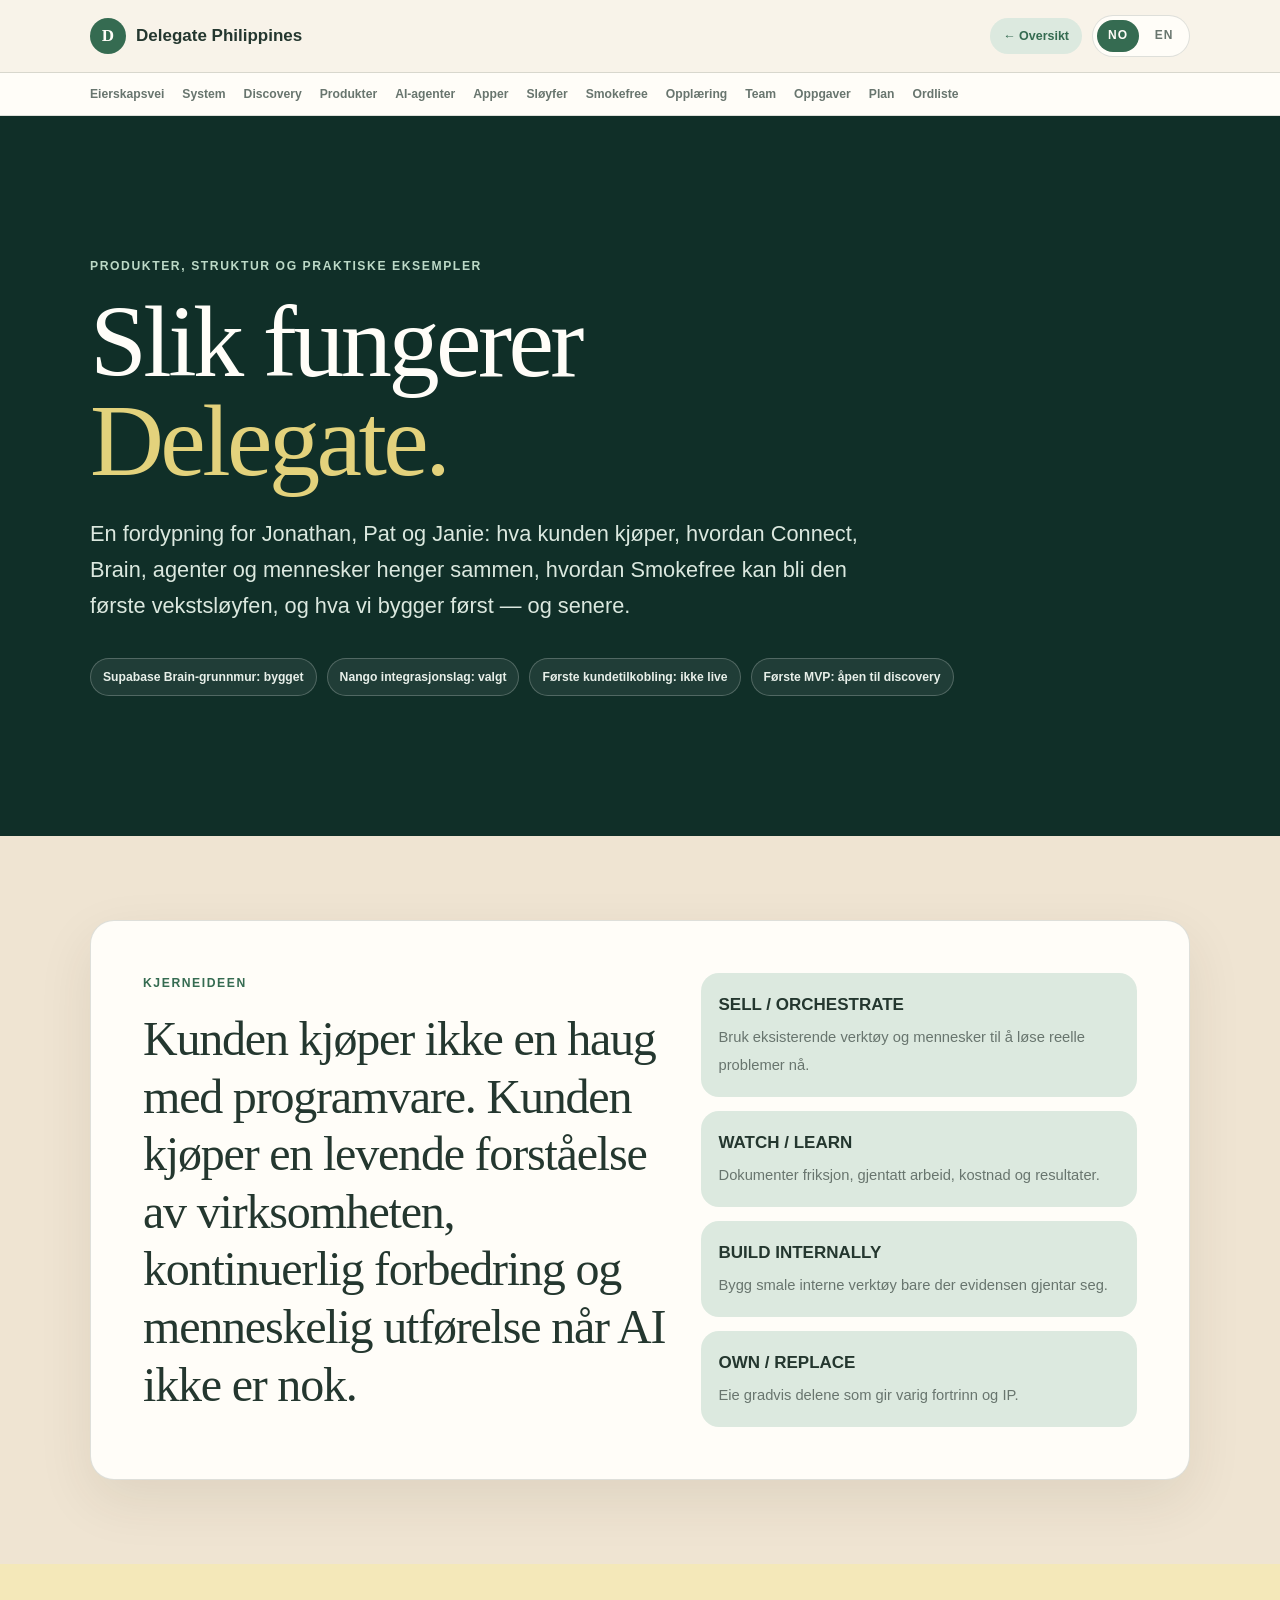
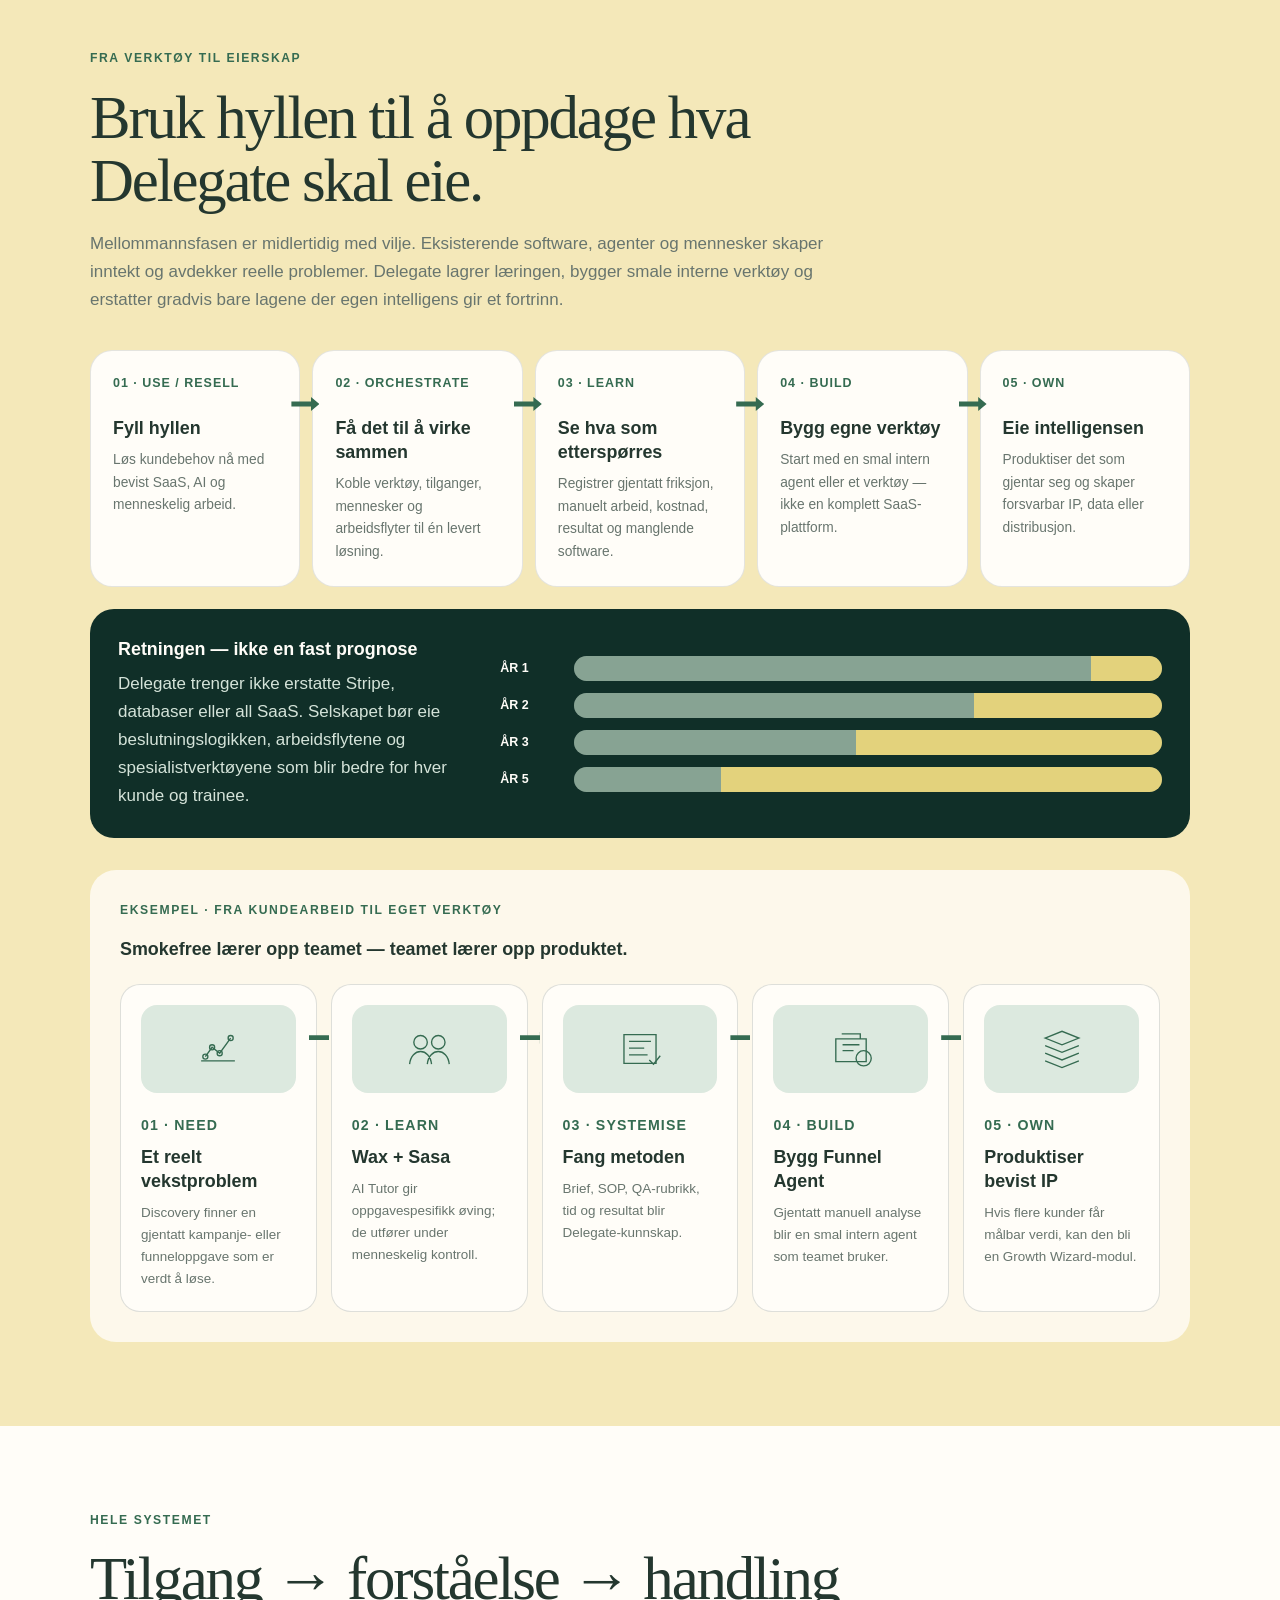
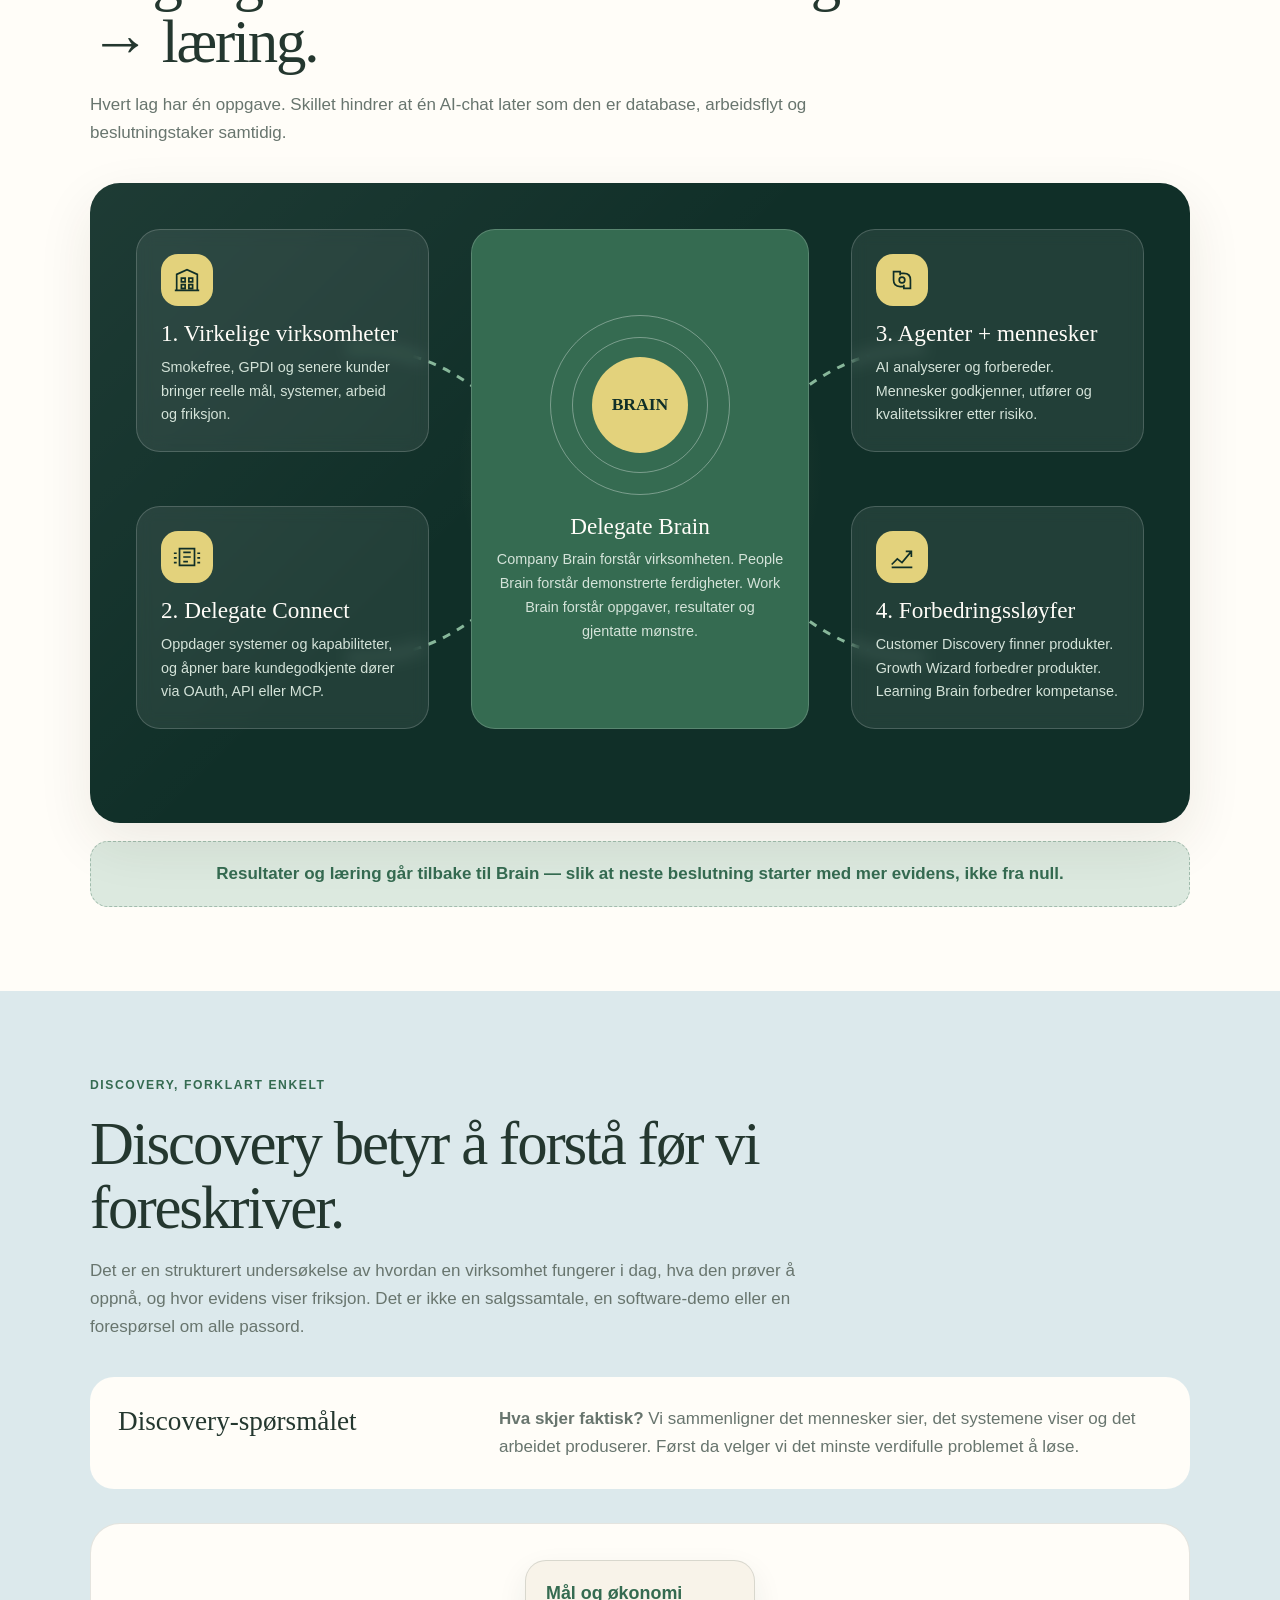
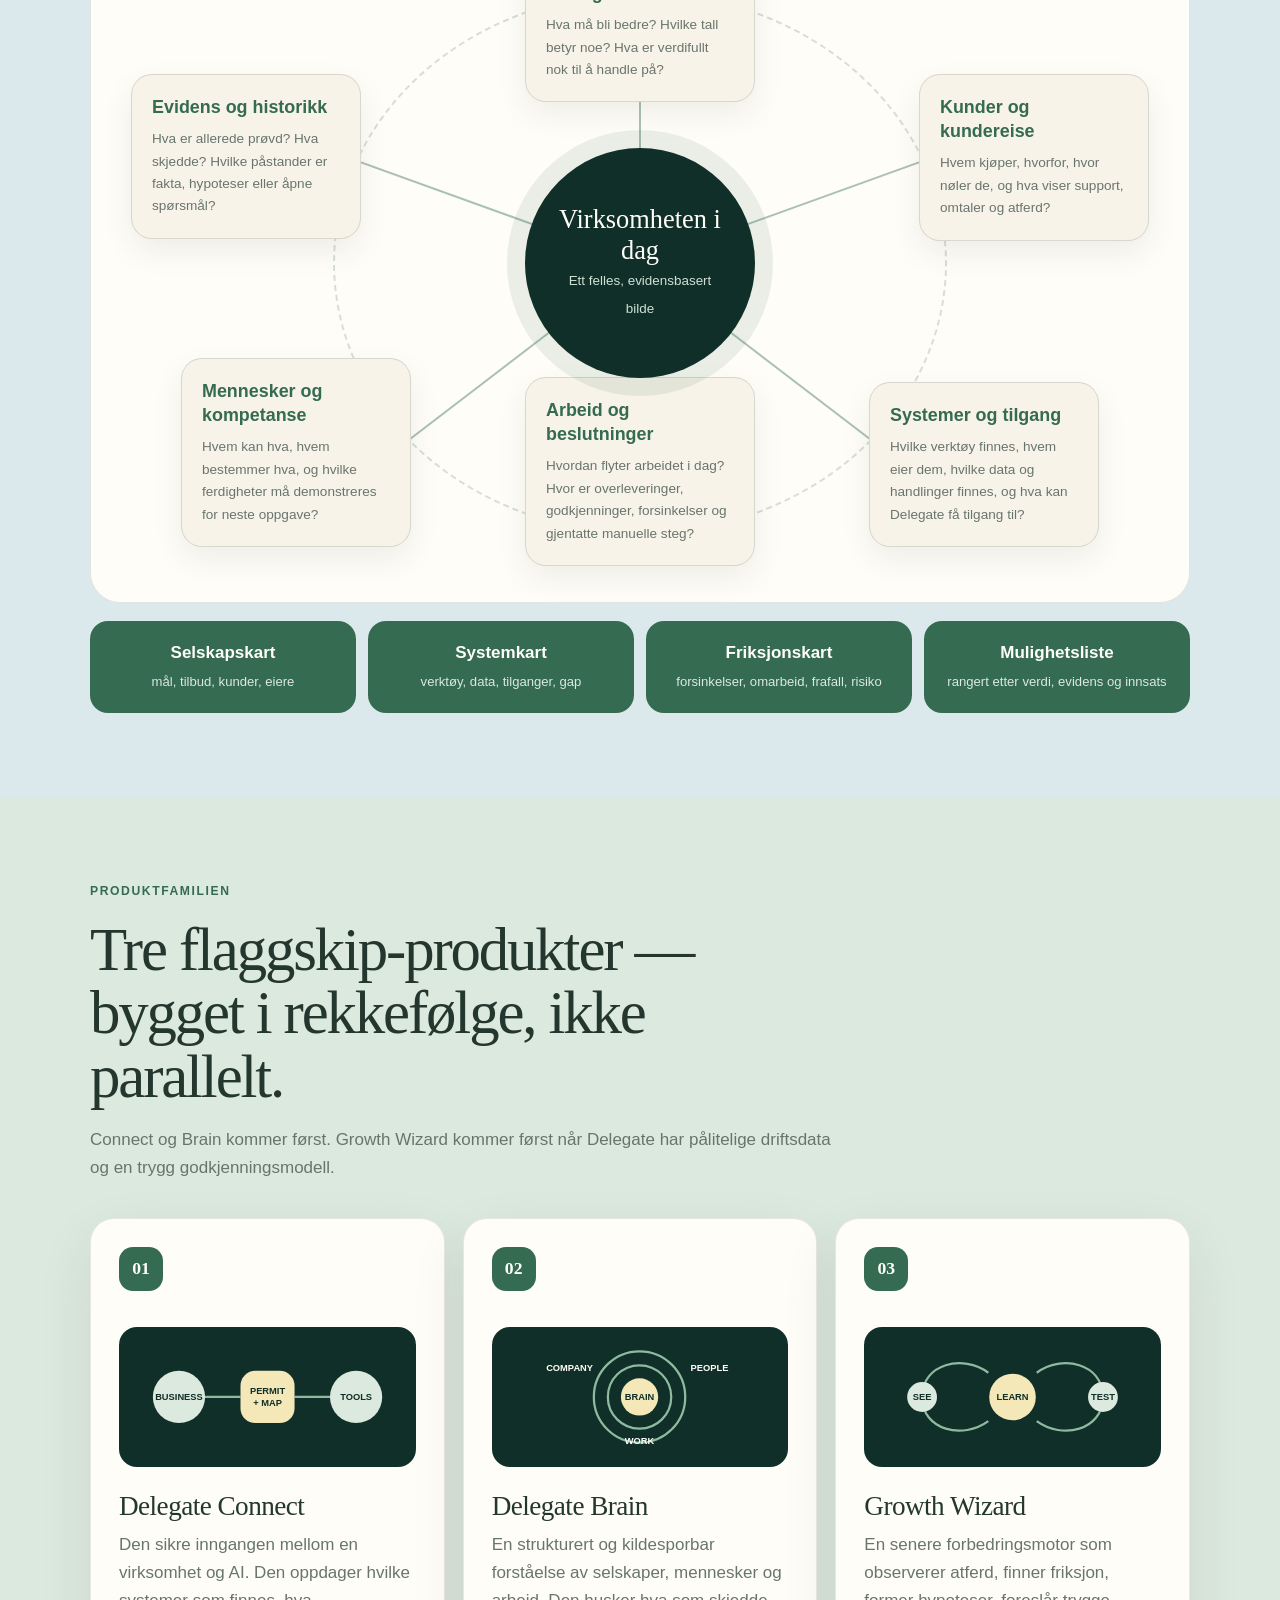
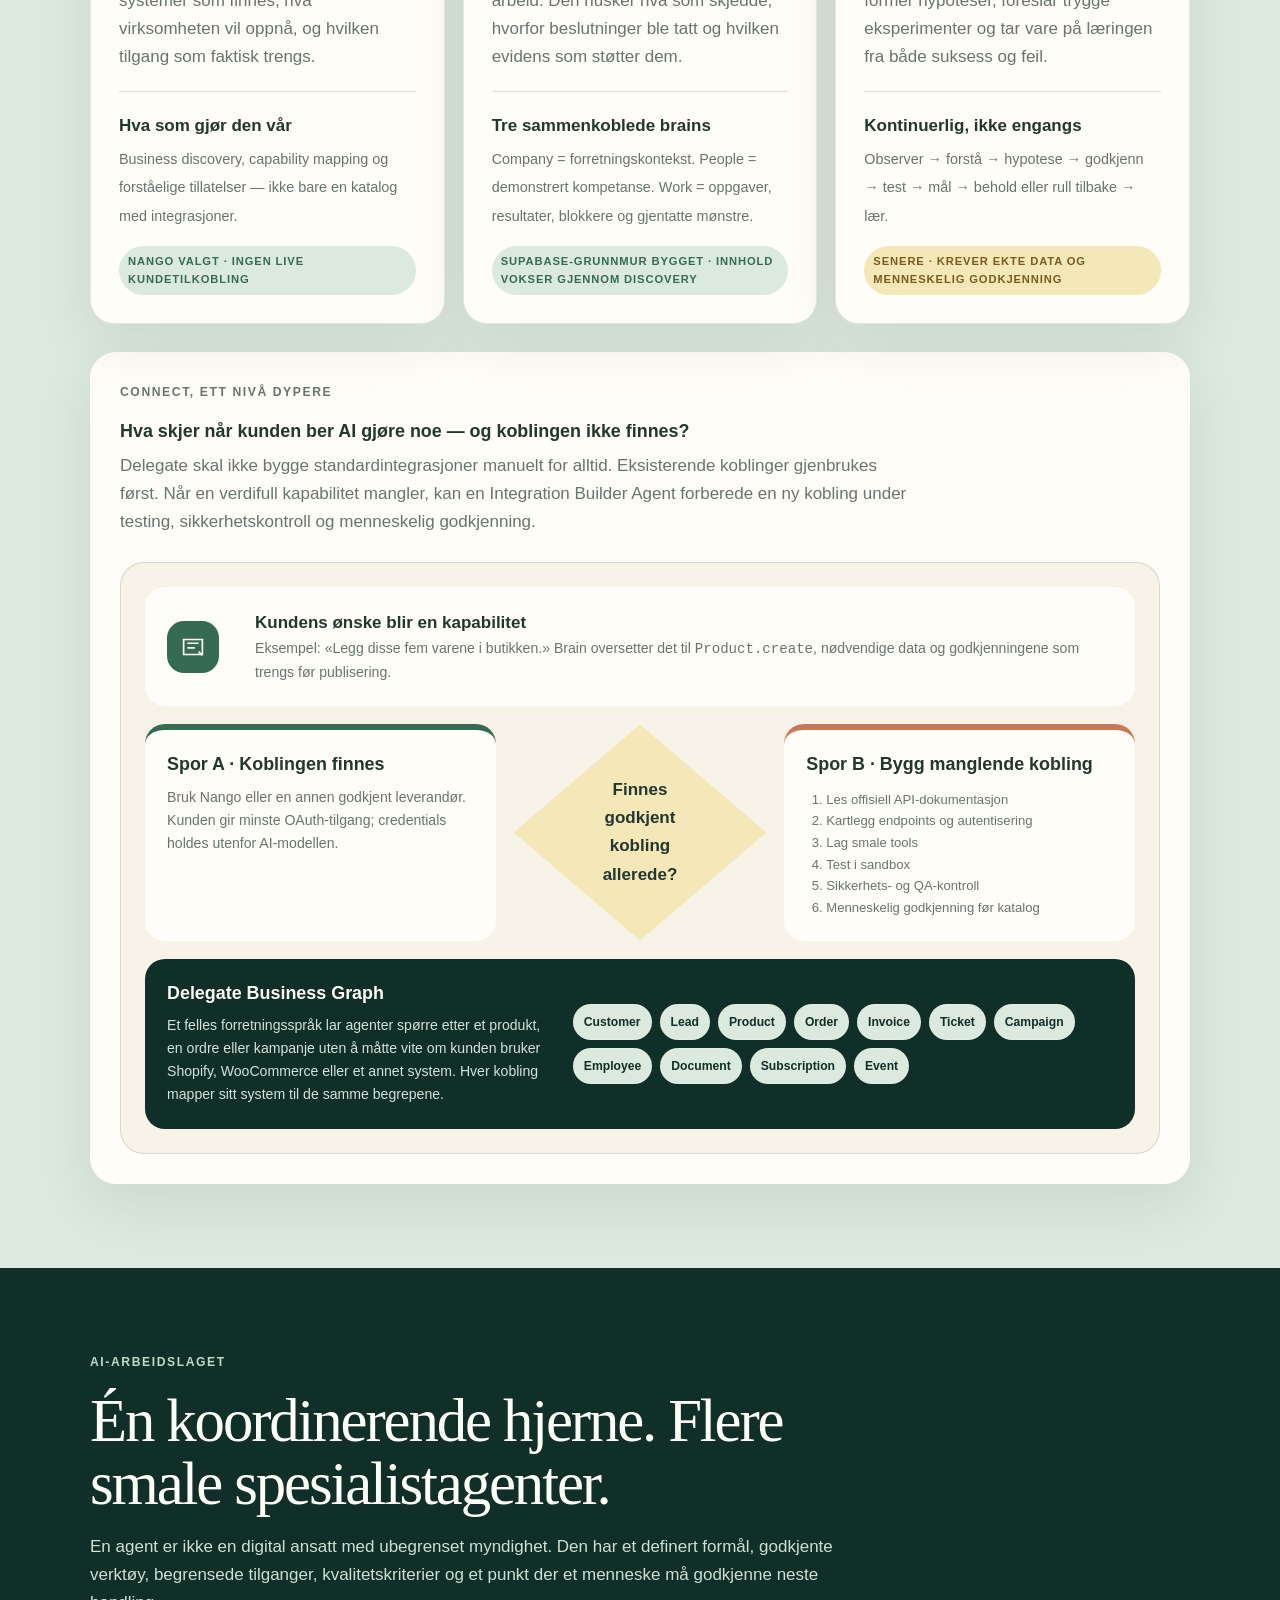
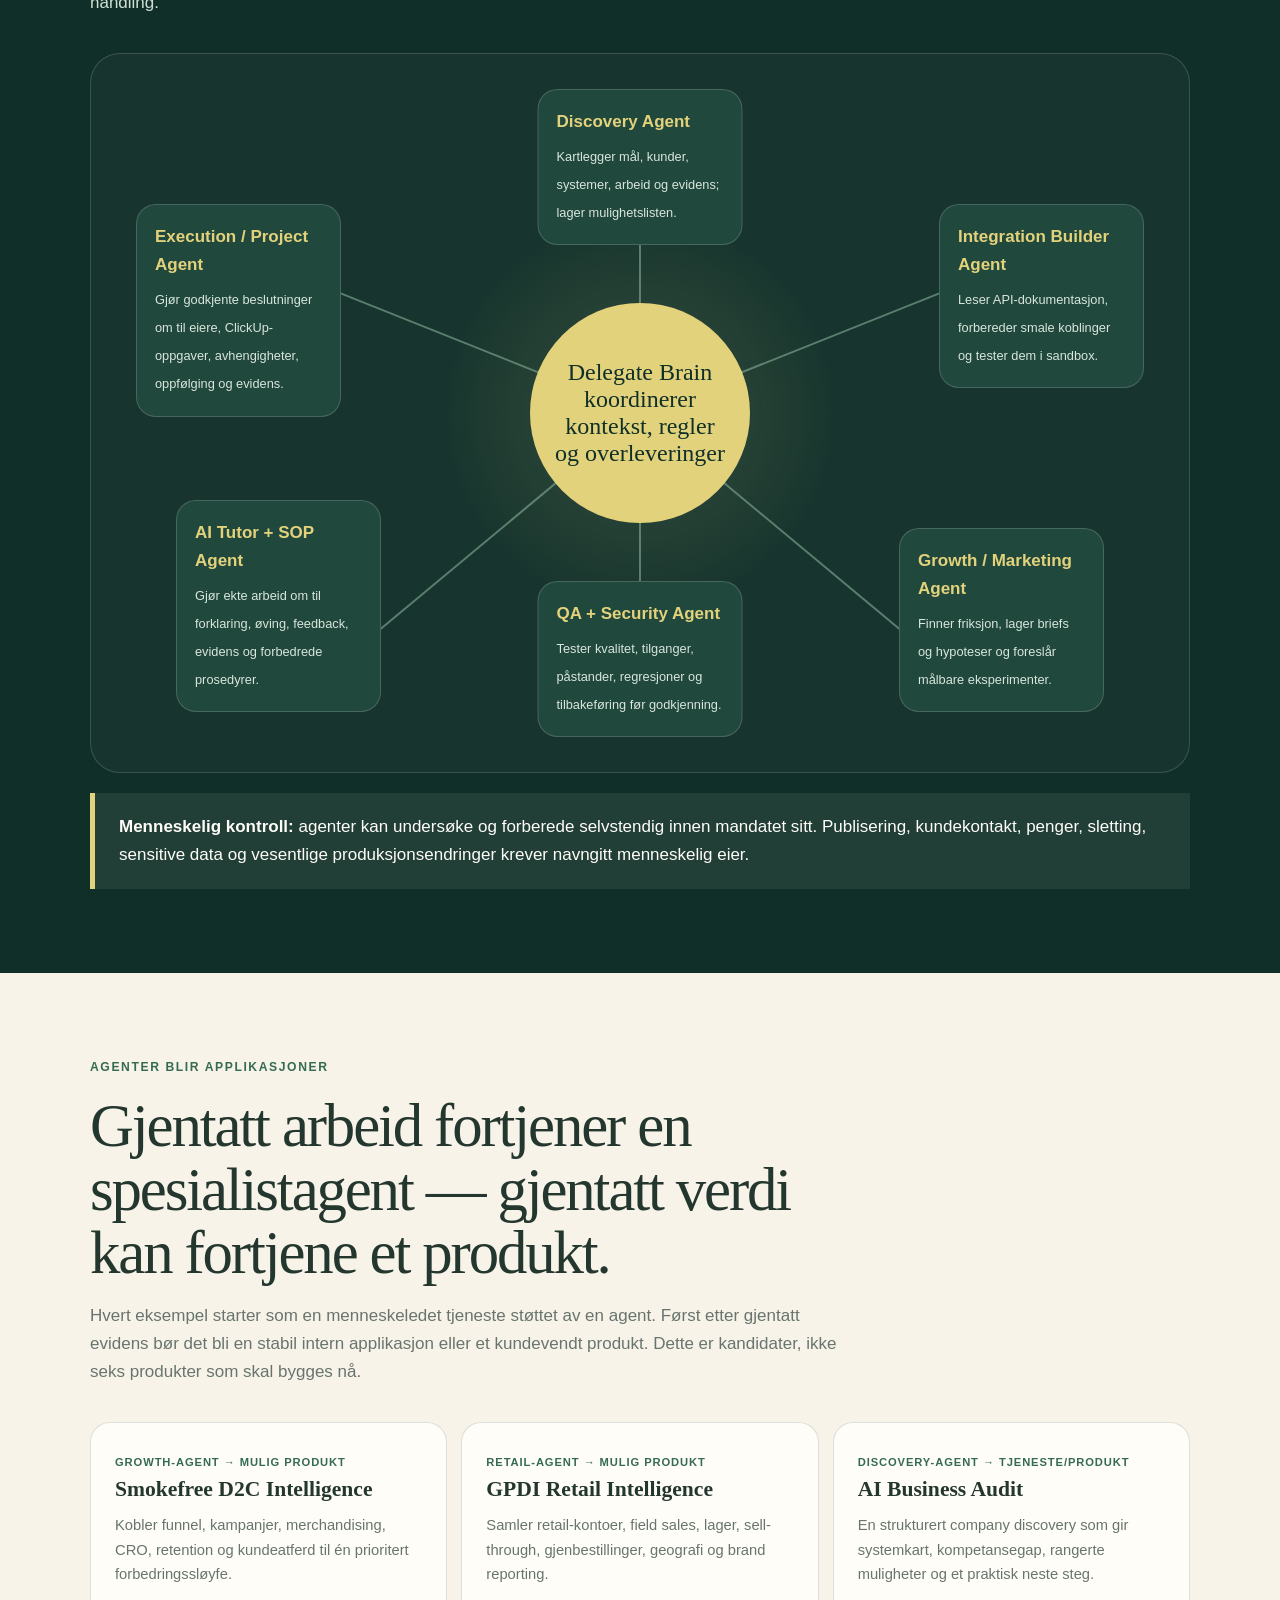
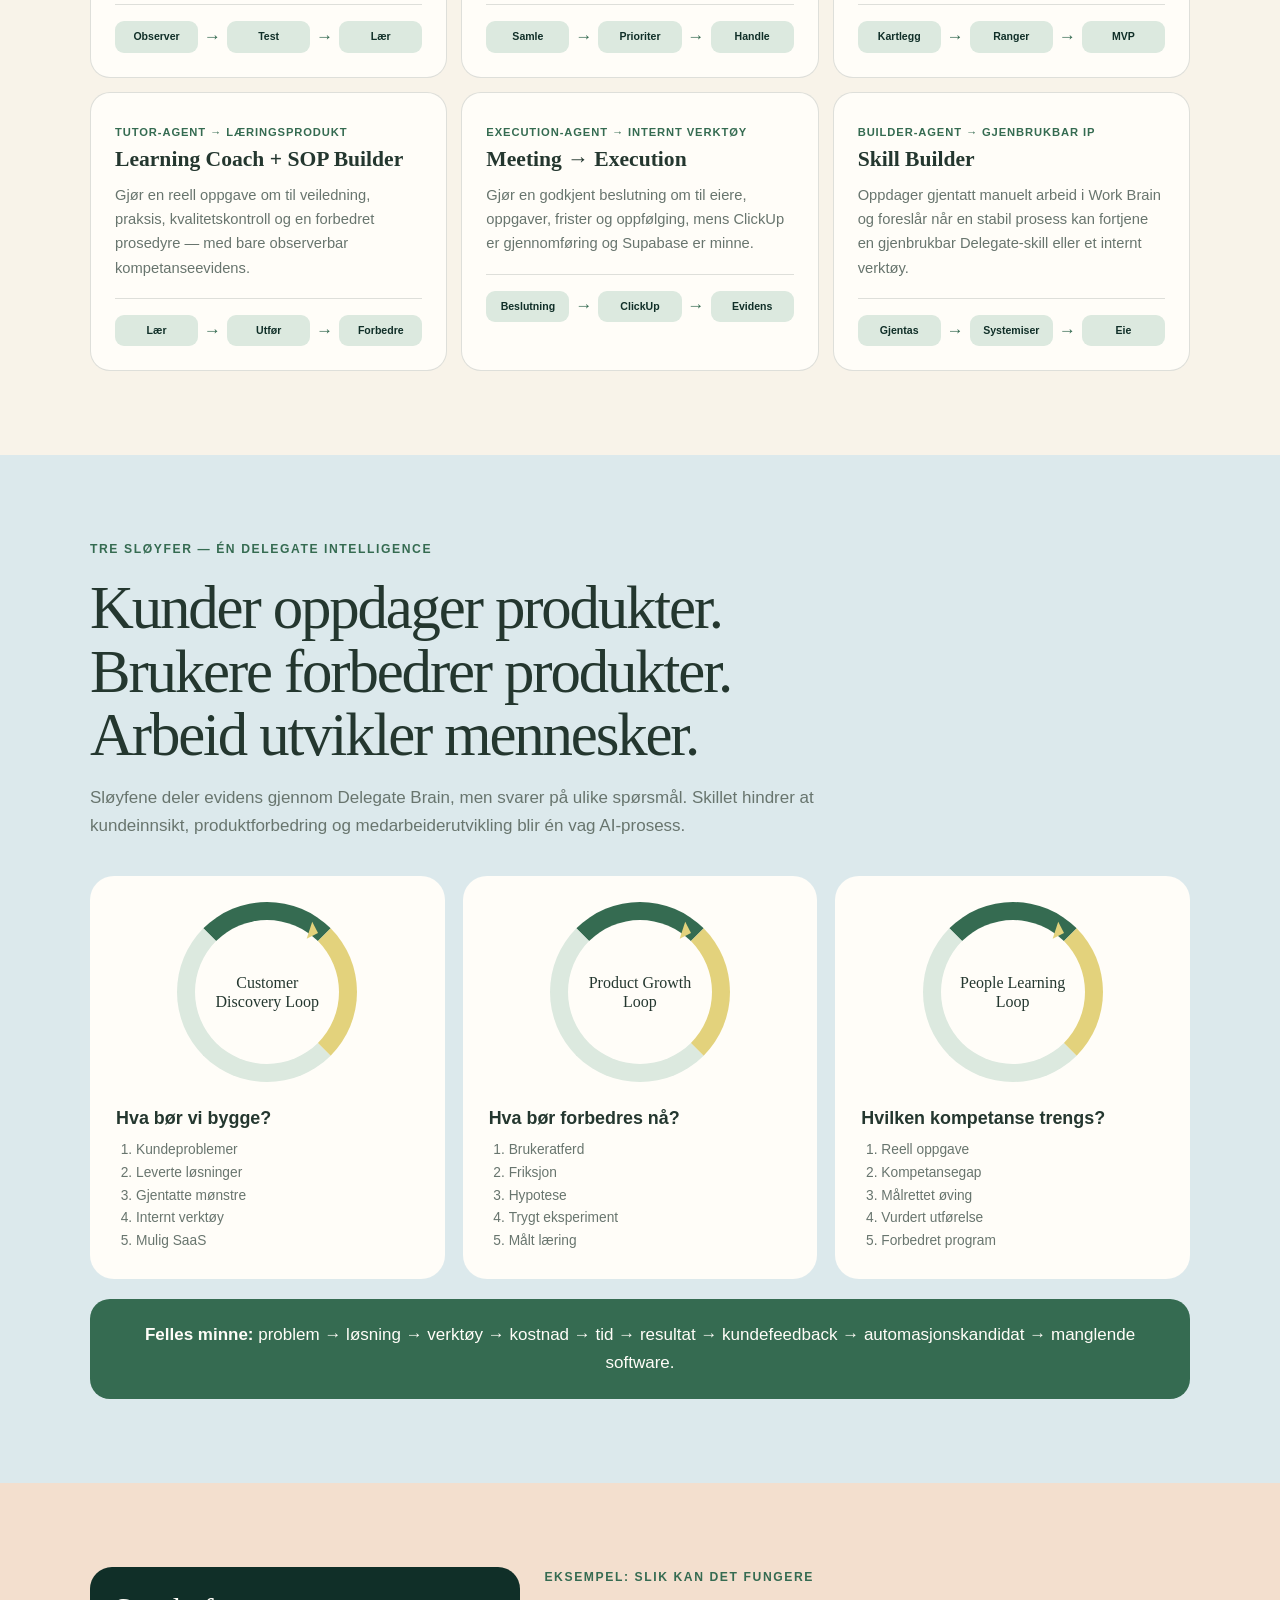
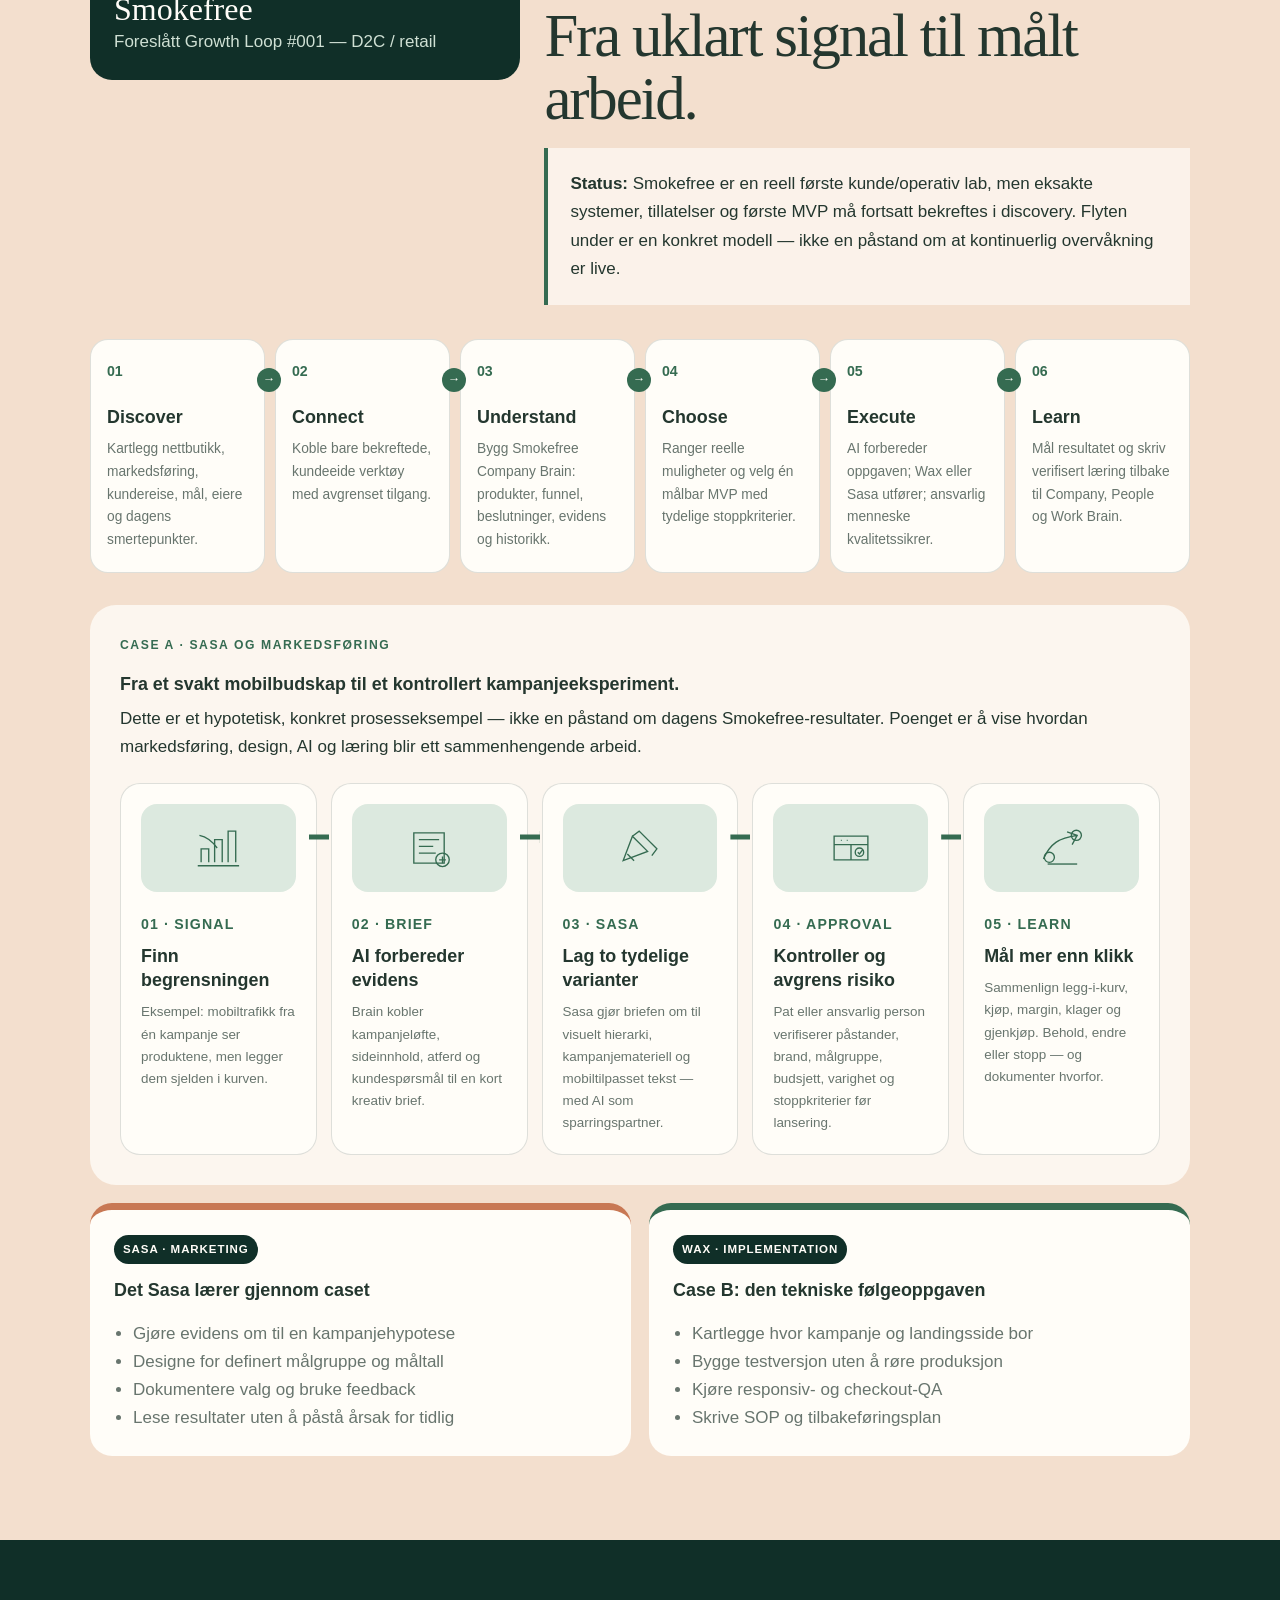
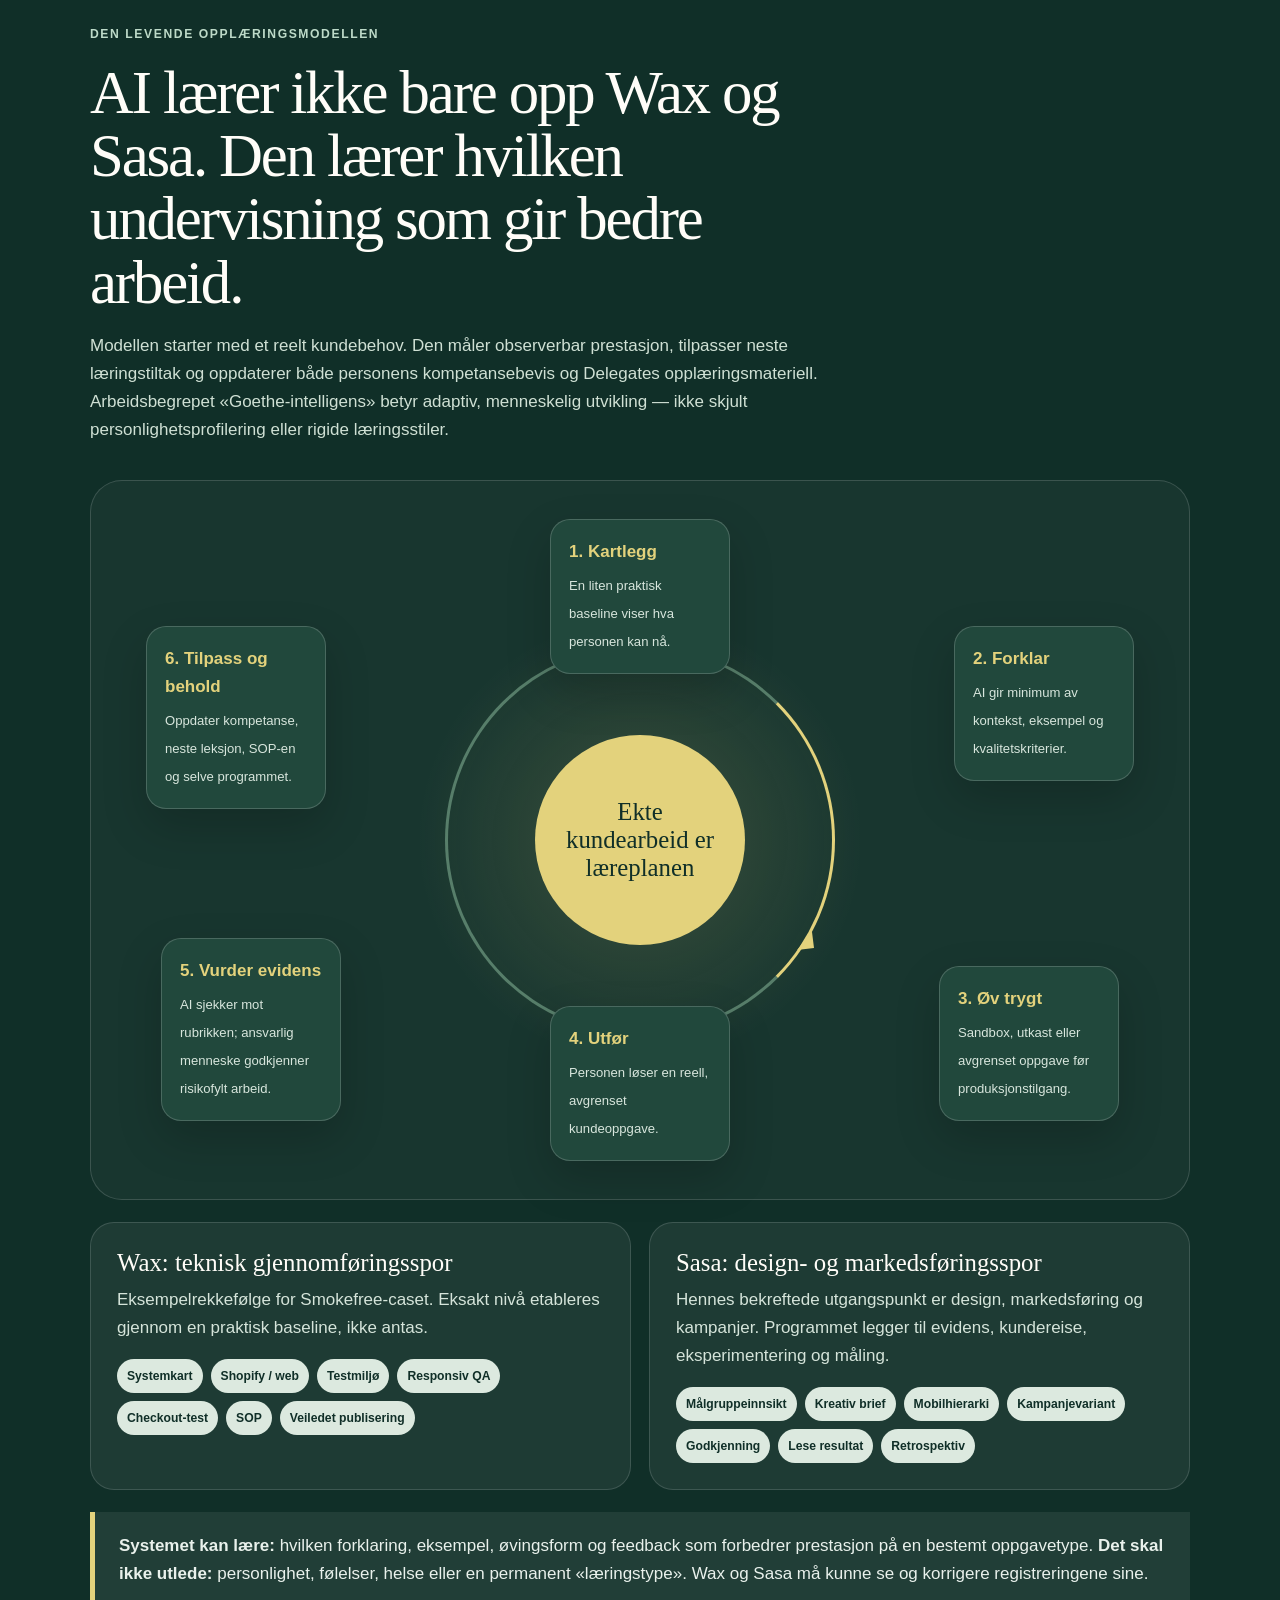
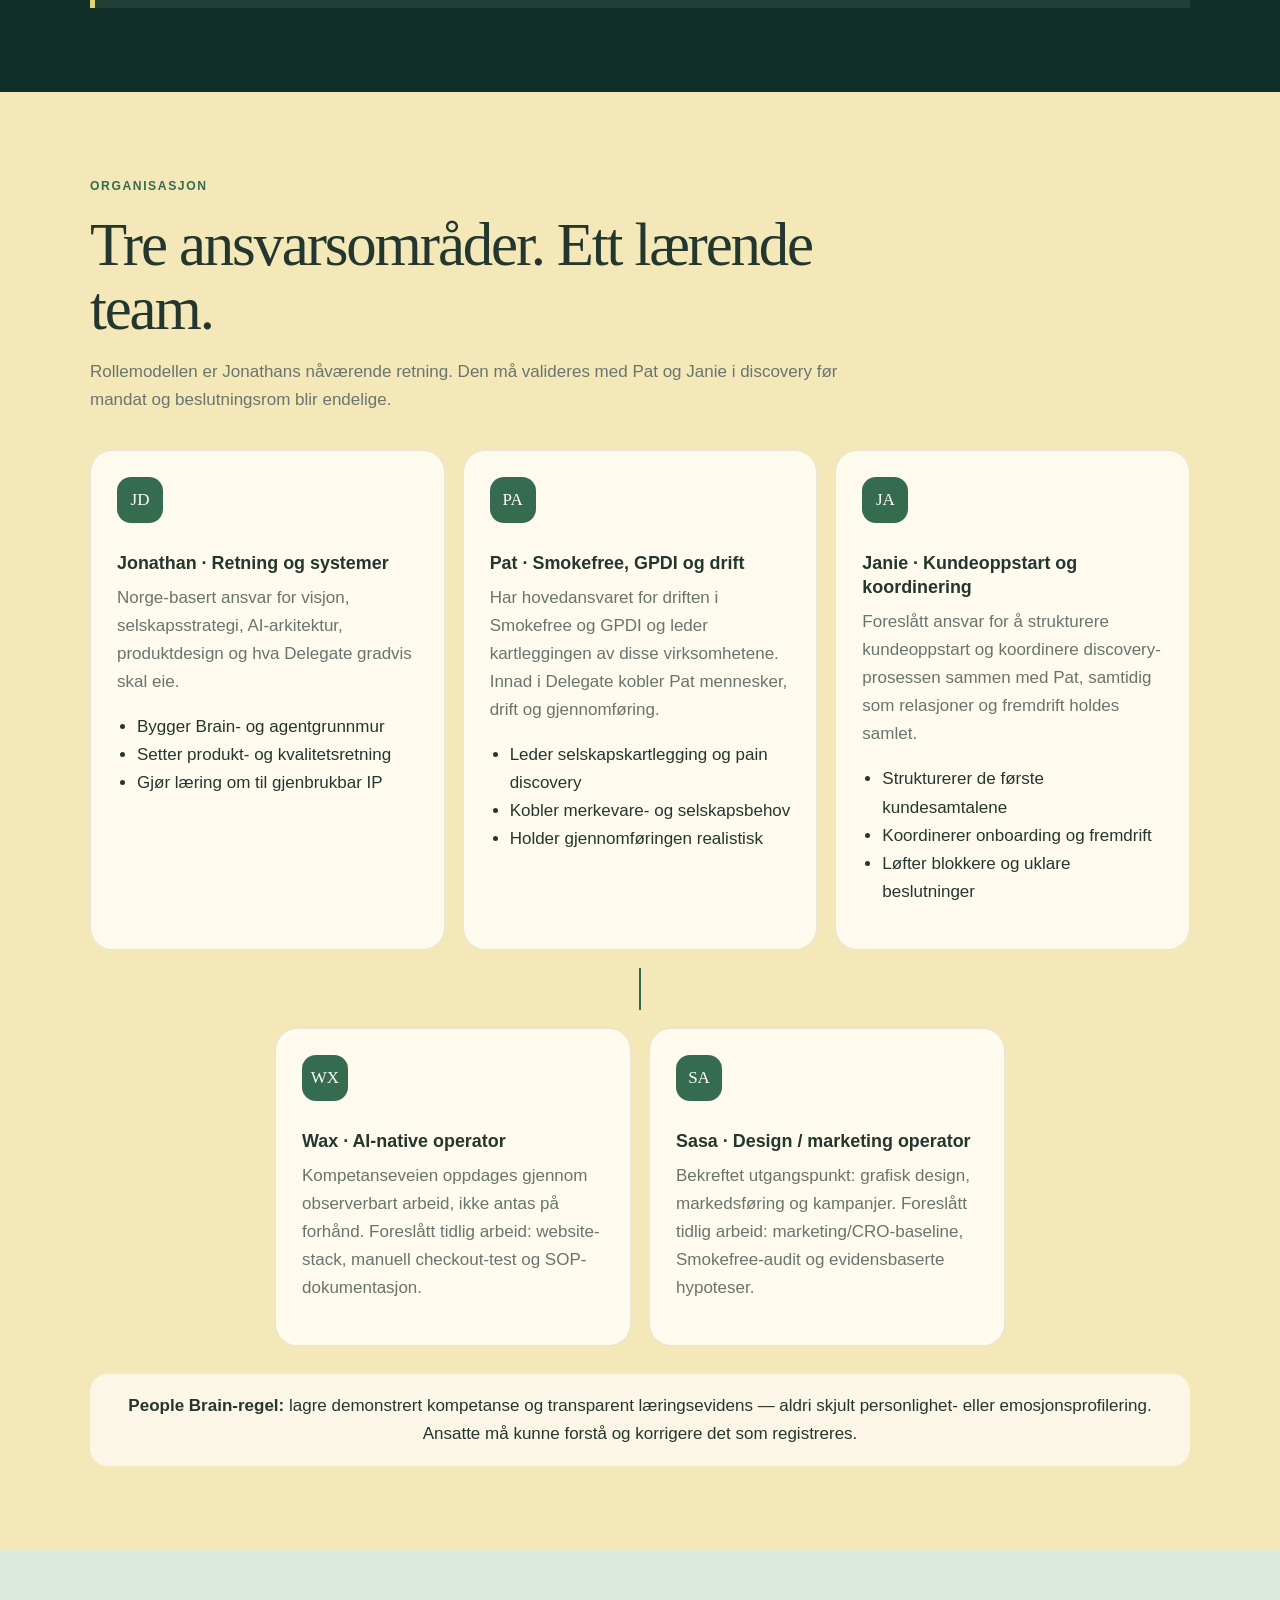
<file: delegate-products-structure.html>
<!doctype html>
<html lang="no">
<head>
  <meta charset="utf-8">
  <meta name="viewport" content="width=device-width, initial-scale=1">
  <meta name="description" content="Tospråklig fordypning i Delegate sine produkter, struktur og fase-1-plan, med Smokefree som eksempel.">
  <meta name="theme-color" content="#102f28">
  <meta http-equiv="Cache-Control" content="no-cache, no-store, must-revalidate">
  <meta http-equiv="Pragma" content="no-cache">
  <meta http-equiv="Expires" content="0">
  <title>Delegate — produkter, struktur og eksempler</title>
  <style>
    :root {
      --paper: #f8f3e9;
      --paper-2: #efe4d2;
      --white: #fffdf8;
      --ink: #24372f;
      --muted: #68756e;
      --green: #356b51;
      --green-dark: #102f28;
      --green-soft: #dce9df;
      --yellow: #f4e8b9;
      --peach: #f3dfce;
      --blue: #dce9ec;
      --line: rgba(36, 55, 47, .15);
      --shadow: 0 20px 55px rgba(55, 43, 27, .09);
      --radius: 24px;
    }

    * { box-sizing: border-box; }
    html { scroll-behavior: smooth; }
    body {
      margin: 0;
      color: var(--ink);
      background: var(--paper);
      font: 17px/1.65 Inter, ui-sans-serif, -apple-system, BlinkMacSystemFont, "Segoe UI", sans-serif;
    }
    a { color: var(--green); }
    button { font: inherit; }
    ::selection { color: var(--ink); background: var(--yellow); }

    .topbar {
      position: sticky;
      top: 0;
      z-index: 20;
      border-bottom: 1px solid var(--line);
      background: rgba(248, 243, 233, .94);
      backdrop-filter: blur(16px);
    }
    .topbar-inner, .page { width: min(100% - 40px, 1100px); margin-inline: auto; }
    .topbar-inner { min-height: 72px; display: flex; align-items: center; justify-content: space-between; gap: 18px; }
    .brand { display: inline-flex; align-items: center; gap: 10px; color: var(--ink); text-decoration: none; font-weight: 800; }
    .brand-mark { width: 36px; height: 36px; display: grid; place-items: center; border-radius: 50%; color: var(--white); background: var(--green); font-family: Georgia, serif; }
    .top-actions { display: flex; align-items: center; gap: 10px; }
    .overview-link { padding: 8px 13px; border-radius: 999px; color: var(--green); background: var(--green-soft); text-decoration: none; font-size: .78rem; font-weight: 850; white-space: nowrap; }
    .language-switch { display: flex; gap: 4px; padding: 4px; border: 1px solid var(--line); border-radius: 999px; background: var(--white); }
    .language-switch button { min-width: 42px; border: 0; border-radius: 999px; padding: 6px 10px; color: var(--muted); background: transparent; cursor: pointer; font-size: .75rem; font-weight: 850; letter-spacing: .08em; }
    .language-switch button[aria-pressed="true"] { color: var(--white); background: var(--green); }

    .subnav { position: sticky; top: 72px; z-index: 19; border-bottom: 1px solid var(--line); background: rgba(255,253,248,.97); backdrop-filter: blur(14px); }
    .subnav-inner { width: 100%; max-width: 1140px; margin-inline: auto; display: flex; gap: 18px; padding: 0 20px 2px; overflow-x: auto; overscroll-behavior-inline: contain; scroll-snap-type: x proximity; scrollbar-width: thin; scrollbar-color: var(--green-soft) transparent; -webkit-overflow-scrolling: touch; }
    .subnav-inner::-webkit-scrollbar { height: 4px; }
    .subnav-inner::-webkit-scrollbar-thumb { border-radius: 999px; background: var(--green-soft); }
    .subnav a { flex: 0 0 auto; padding: 11px 0 9px; color: var(--muted); text-decoration: none; font-size: .76rem; font-weight: 800; white-space: nowrap; scroll-snap-align: start; }
    .subnav a:hover { color: var(--green); }

    section { padding: 84px 0; scroll-margin-top: 118px; }
    h1, h2, h3, p { margin-top: 0; }
    h1, h2 { font-family: Georgia, "Times New Roman", serif; font-weight: 500; letter-spacing: -.035em; }
    h1 { margin-bottom: 26px; font-size: clamp(3.2rem, 8vw, 6.6rem); line-height: .96; }
    h2 { margin-bottom: 18px; font-size: clamp(2.2rem, 5vw, 3.8rem); line-height: 1.04; }
    h3 { margin-bottom: 9px; font-size: 1.12rem; line-height: 1.35; }
    .kicker { margin-bottom: 17px; color: var(--green); font-size: .76rem; font-weight: 900; letter-spacing: .13em; text-transform: uppercase; }
    .lead { max-width: 780px; color: #43534b; font-size: clamp(1.12rem, 2.4vw, 1.36rem); }
    .section-intro { max-width: 760px; margin-bottom: 36px; }
    .section-intro > p:last-child { color: var(--muted); }

    .hero { min-height: 80svh; display: grid; align-items: center; color: var(--white); background: var(--green-dark); }
    .hero .kicker { color: #bcd9c7; }
    .hero h1 span { color: #e3d27c; }
    .hero .lead { color: #dbe8df; }
    .status-line { display: flex; flex-wrap: wrap; gap: 10px; margin-top: 34px; }
    .status-pill { padding: 8px 12px; border: 1px solid rgba(255,255,255,.22); border-radius: 999px; color: #e7efe9; background: rgba(255,255,255,.07); font-size: .76rem; font-weight: 750; }

    .summary { background: var(--paper-2); }
    .north-star { display: grid; grid-template-columns: 1.1fr .9fr; gap: 24px; padding: clamp(28px, 5vw, 52px); border: 1px solid var(--line); border-radius: var(--radius); background: var(--white); box-shadow: var(--shadow); }
    .north-star blockquote { margin: 0; font: 500 clamp(1.8rem, 4vw, 3rem)/1.2 Georgia, serif; letter-spacing: -.025em; }
    .principles { display: grid; gap: 14px; }
    .principle { padding: 18px; border-radius: 18px; background: var(--green-soft); }
    .principle strong { display: block; margin-bottom: 4px; }
    .principle span { color: var(--muted); font-size: .92rem; }

    .rema { background: var(--yellow); }
    .rema-road { display: grid; grid-template-columns: repeat(5,1fr); gap: 12px; margin-top: 30px; }
    .rema-step { position: relative; min-height: 210px; padding: 22px; border: 1px solid rgba(36,55,47,.12); border-radius: 22px; background: var(--white); }
    .rema-step:not(:last-child)::after { content: ""; position: absolute; z-index: 3; top: 46px; right: -20px; width: 28px; height: 14px; background: var(--green); clip-path: polygon(0 32%,70% 32%,70% 0,100% 50%,70% 100%,70% 68%,0 68%); }
    .rema-step b { display: block; margin-bottom: 22px; color: var(--green); font-size: .78rem; letter-spacing: .08em; }
    .rema-step p { margin: 0; color: var(--muted); font-size: .86rem; }
    .ownership-shift { display: grid; grid-template-columns: .7fr 1.3fr; gap: 26px; align-items: center; margin-top: 22px; padding: 28px; border-radius: 24px; color: var(--white); background: var(--green-dark); }
    .ownership-shift p { margin: 0; color: #d4e3d9; }
    .ownership-bars { display: grid; gap: 12px; }
    .ownership-year { display: grid; grid-template-columns: 62px 1fr; gap: 12px; align-items: center; font-size: .78rem; font-weight: 850; }
    .bar-track { height: 25px; display: flex; overflow: hidden; border-radius: 999px; background: rgba(255,255,255,.14); }
    .bar-external { background: #87a393; }
    .bar-own { background: #e3d27c; }
    .year-1 .bar-external { width: 88%; }.year-1 .bar-own { width: 12%; }
    .year-2 .bar-external { width: 68%; }.year-2 .bar-own { width: 32%; }
    .year-3 .bar-external { width: 48%; }.year-3 .bar-own { width: 52%; }
    .year-5 .bar-external { width: 25%; }.year-5 .bar-own { width: 75%; }

    .system-map { background: var(--white); }
    .feedback-loop { margin-top: 18px; padding: 18px 22px; border: 1px dashed rgba(53,107,81,.35); border-radius: 18px; color: var(--green); background: var(--green-soft); font-weight: 800; text-align: center; }

    .architecture-visual { position: relative; min-height: 640px; margin-top: 34px; padding: 46px; overflow: hidden; border-radius: 30px; color: var(--white); background: var(--green-dark); box-shadow: var(--shadow); }
    .architecture-visual::before { content: ""; position: absolute; inset: 0; background: radial-gradient(circle at 50% 45%, rgba(227,210,124,.18), transparent 28%), linear-gradient(135deg, rgba(255,255,255,.06), transparent 42%); }
    .architecture-lines { position: absolute; inset: 0; width: 100%; height: 100%; pointer-events: none; }
    .architecture-lines path { fill: none; stroke: #87b79a; stroke-width: 3; stroke-dasharray: 8 8; }
    .architecture-lines circle { fill: #e3d27c; }
    .arch-grid { position: relative; z-index: 1; display: grid; grid-template-columns: 1fr 1.15fr 1fr; grid-template-rows: auto auto; gap: 54px 42px; align-items: center; }
    .arch-node { min-height: 190px; padding: 24px; border: 1px solid rgba(255,255,255,.18); border-radius: 24px; background: rgba(255,255,255,.08); backdrop-filter: blur(8px); }
    .arch-node.brain { grid-row: 1 / span 2; grid-column: 2; align-self: stretch; display: grid; place-items: center; text-align: center; background: var(--green); }
    .arch-node h3 { margin-top: 14px; font: 500 1.45rem/1.15 Georgia, serif; }
    .arch-node p { margin: 0; color: #d4e3d9; font-size: .9rem; }
    .arch-icon { width: 52px; height: 52px; display: grid; place-items: center; border-radius: 17px; color: var(--green-dark); background: #e3d27c; }
    .arch-icon svg { width: 30px; height: 30px; fill: none; stroke: currentColor; stroke-width: 1.8; }
    .brain-rings { position: relative; width: 180px; height: 180px; display: grid; place-items: center; margin: 0 auto 18px; }
    .brain-rings::before, .brain-rings::after { content: ""; position: absolute; border: 1px solid rgba(255,255,255,.35); border-radius: 50%; }
    .brain-rings::before { inset: 0; }
    .brain-rings::after { inset: 22px; }
    .brain-core { width: 96px; height: 96px; display: grid; place-items: center; border-radius: 50%; color: var(--green-dark); background: #e3d27c; font: 700 1.1rem Georgia, serif; }

    .discovery { background: var(--blue); }
    .definition-box { display: grid; grid-template-columns: .7fr 1.3fr; gap: 24px; margin-bottom: 34px; padding: 28px; border-radius: 24px; background: var(--white); }
    .definition-box strong { font: 500 1.7rem/1.2 Georgia, serif; }
    .definition-box p { margin: 0; color: var(--muted); }
    .discovery-map { position: relative; min-height: 680px; overflow: hidden; border: 1px solid rgba(36,55,47,.12); border-radius: 30px; background: var(--white); }
    .discovery-map::before { content: ""; position: absolute; inset: 10% 22%; border: 2px dashed rgba(53,107,81,.2); border-radius: 50%; }
    .discovery-center { position: absolute; z-index: 3; top: 50%; left: 50%; width: 230px; min-height: 230px; display: grid; place-items: center; padding: 28px; transform: translate(-50%,-50%); border-radius: 50%; color: var(--white); background: var(--green-dark); text-align: center; box-shadow: 0 0 0 18px rgba(53,107,81,.1); }
    .discovery-center strong { display: block; font: 500 1.65rem Georgia, serif; }
    .discovery-center span { color: #cfe0d4; font-size: .84rem; }
    .discovery-node { position: absolute; z-index: 2; width: 230px; min-height: 130px; padding: 20px; border: 1px solid var(--line); border-radius: 21px; background: var(--paper); box-shadow: 0 12px 30px rgba(36,55,47,.08); }
    .discovery-node h3 { color: var(--green); }
    .discovery-node p { margin: 0; color: var(--muted); font-size: .85rem; }
    .discovery-node.n1 { top: 36px; left: 50%; transform: translateX(-50%); }
    .discovery-node.n2 { top: 150px; right: 40px; }
    .discovery-node.n3 { right: 90px; bottom: 55px; }
    .discovery-node.n4 { bottom: 36px; left: 50%; transform: translateX(-50%); }
    .discovery-node.n5 { bottom: 55px; left: 90px; }
    .discovery-node.n6 { top: 150px; left: 40px; }
    .discovery-spokes { position: absolute; inset: 0; width: 100%; height: 100%; pointer-events: none; }
    .discovery-spokes line { stroke: rgba(53,107,81,.42); stroke-width: 2; }
    .discovery-output { display: grid; grid-template-columns: repeat(4,1fr); gap: 12px; margin-top: 18px; }
    .output-card { padding: 18px; border-radius: 18px; color: var(--white); background: var(--green); text-align: center; }
    .output-card strong { display: block; }
    .output-card span { color: #dbe9df; font-size: .82rem; }

    .products { background: var(--green-soft); }
    .product-grid { display: grid; grid-template-columns: repeat(3, minmax(0,1fr)); gap: 18px; }
    .product-card { padding: 28px; border: 1px solid rgba(36,55,47,.11); border-radius: var(--radius); background: var(--white); box-shadow: var(--shadow); }
    .product-number { width: 44px; height: 44px; display: grid; place-items: center; margin-bottom: 36px; border-radius: 14px; color: var(--white); background: var(--green); font: 700 1.1rem Georgia, serif; }
    .product-card h3 { font: 500 1.7rem/1.15 Georgia, serif; letter-spacing: -.02em; }
    .product-card p { color: var(--muted); }
    .status { display: inline-block; margin-top: 16px; padding: 6px 9px; border-radius: 999px; color: var(--green); background: var(--green-soft); font-size: .7rem; font-weight: 900; letter-spacing: .08em; text-transform: uppercase; }
    .status.later { color: #7a5a21; background: var(--yellow); }
    .status.open { color: #884d37; background: var(--peach); }
    .product-detail { margin-top: 20px; padding-top: 20px; border-top: 1px solid var(--line); }
    .product-detail strong { display: block; margin-bottom: 5px; }
    .product-detail span { color: var(--muted); font-size: .9rem; }
    .product-visual { height: 140px; display: grid; place-items: center; margin-bottom: 24px; overflow: hidden; border-radius: 18px; background: var(--green-dark); }
    .product-visual svg { width: 88%; height: 115px; }
    .product-visual .line { fill: none; stroke: #8ebaa0; stroke-width: 2.4; }
    .product-visual .node { fill: #f4e8b9; stroke: none; }
    .product-visual .soft { fill: #dce9df; stroke: none; }
    .product-visual text { fill: #102f28; font: 700 10px Inter, sans-serif; text-anchor: middle; }
    .product-visual .light-text { fill: #fffdf8; }

    .connect-workbench { margin-top: 28px; padding: 30px; border-radius: 26px; background: var(--white); box-shadow: var(--shadow); }
    .connect-workbench > p { max-width: 800px; color: var(--muted); }
    .connector-visual { position: relative; display: grid; grid-template-columns: 1fr .72fr 1fr; gap: 18px; margin-top: 26px; padding: 24px; border: 1px solid var(--line); border-radius: 24px; background: var(--paper); }
    .connector-request, .connector-decision, .connector-path, .business-graph { position: relative; z-index: 2; padding: 22px; border-radius: 20px; background: var(--white); }
    .connector-request { grid-column: 1 / -1; display: grid; grid-template-columns: 70px 1fr; gap: 18px; align-items: center; }
    .connector-request .arch-icon { color: var(--white); background: var(--green); }
    .connector-request p, .connector-path p, .business-graph p { margin: 0; color: var(--muted); font-size: .88rem; }
    .connector-decision { display: grid; place-items: center; min-height: 190px; text-align: center; background: var(--yellow); clip-path: polygon(50% 0,100% 50%,50% 100%,0 50%); }
    .connector-decision strong { max-width: 130px; }
    .connector-path { min-height: 190px; border-top: 6px solid var(--green); }
    .connector-path.builder { border-color: #c87854; }
    .connector-path ol { margin: 12px 0 0; padding-left: 20px; color: var(--muted); font-size: .82rem; }
    .connector-path.existing { grid-column: 1; grid-row: 2; }
    .connector-decision { grid-column: 2; grid-row: 2; }
    .connector-path.builder { grid-column: 3; grid-row: 2; }
    .business-graph { grid-column: 1 / -1; display: grid; grid-template-columns: 1fr 1.4fr; gap: 20px; align-items: center; color: var(--white); background: var(--green-dark); }
    .business-graph p { color: #d4e3d9; }
    .entity-cloud { display: flex; flex-wrap: wrap; gap: 8px; }
    .entity-cloud span { padding: 7px 10px; border: 1px solid rgba(255,255,255,.18); border-radius: 999px; color: var(--green-dark); background: #dce9df; font-size: .76rem; font-weight: 800; }

    .applications { background: var(--paper); }
    .app-grid { display: grid; grid-template-columns: repeat(3, minmax(0,1fr)); gap: 14px; }
    .app-card { padding: 24px; border: 1px solid var(--line); border-radius: 20px; background: var(--white); }
    .app-card h3 { font-family: Georgia, serif; font-size: 1.35rem; }
    .app-card p { margin-bottom: 16px; color: var(--muted); font-size: .92rem; }
    .app-tag { color: var(--green); font-size: .7rem; font-weight: 900; letter-spacing: .08em; text-transform: uppercase; }
    .mini-flow { display: flex; align-items: center; gap: 6px; margin-top: 18px; padding-top: 16px; border-top: 1px solid var(--line); }
    .mini-flow span { flex: 1; padding: 7px 5px; border-radius: 9px; color: var(--green-dark); background: var(--green-soft); font-size: .66rem; font-weight: 850; text-align: center; }
    .mini-flow i { color: var(--green); font-style: normal; font-weight: 900; }

    .agents { color: var(--white); background: var(--green-dark); }
    .agents .kicker { color: #bddac8; }
    .agents .section-intro > p:last-child { color: #cfe0d4; }
    .agent-map { position: relative; min-height: 720px; margin-top: 28px; border: 1px solid rgba(255,255,255,.15); border-radius: 30px; background: radial-gradient(circle at center, rgba(227,210,124,.16), transparent 30%), rgba(255,255,255,.03); }
    .agent-map svg { position: absolute; inset: 0; width: 100%; height: 100%; }
    .agent-map line { stroke: rgba(142,186,160,.55); stroke-width: 2; }
    .agent-core { position: absolute; z-index: 2; top: 50%; left: 50%; width: 220px; height: 220px; display: grid; place-items: center; padding: 25px; transform: translate(-50%,-50%); border-radius: 50%; color: var(--green-dark); background: #e3d27c; text-align: center; }
    .agent-core strong { font: 500 1.5rem Georgia,serif; }
    .agent-node { position: absolute; z-index: 3; width: 205px; min-height: 135px; padding: 18px; border: 1px solid rgba(255,255,255,.17); border-radius: 20px; background: #21483c; }
    .agent-node b { display: block; margin-bottom: 6px; color: #e3d27c; }
    .agent-node span { color: #d8e6dd; font-size: .8rem; }
    .agent-node.a1 { top: 35px; left: 50%; transform: translateX(-50%); }
    .agent-node.a2 { top: 150px; right: 45px; }.agent-node.a3 { right: 85px; bottom: 60px; }
    .agent-node.a4 { bottom: 35px; left: 50%; transform: translateX(-50%); }
    .agent-node.a5 { bottom: 60px; left: 85px; }.agent-node.a6 { top: 150px; left: 45px; }
    .agent-rule { margin-top: 20px; padding: 20px 24px; border-left: 5px solid #e3d27c; background: rgba(255,255,255,.07); }

    .loops { background: var(--blue); }
    .loop-grid { display: grid; grid-template-columns: repeat(3,1fr); gap: 18px; }
    .loop-card { padding: 26px; border-radius: 24px; background: var(--white); }
    .loop-ring { position: relative; width: 180px; height: 180px; display: grid; place-items: center; margin: 0 auto 24px; border: 18px solid var(--green-soft); border-top-color: var(--green); border-right-color: #e3d27c; border-radius: 50%; }
    .loop-ring::after { content: ""; position: absolute; top: 4px; right: 12px; border: 9px solid transparent; border-left-color: #e3d27c; transform: rotate(18deg); }
    .loop-ring strong { width: 115px; text-align: center; font: 500 1rem/1.2 Georgia,serif; }
    .loop-card p { color: var(--muted); }
    .loop-card ol { margin: 0; padding-left: 20px; color: var(--muted); font-size: .86rem; }
    .loop-join { margin-top: 20px; padding: 22px; border-radius: 20px; color: var(--white); background: var(--green); text-align: center; }

    .smokefree { background: var(--peach); }
    .case-head { display: grid; grid-template-columns: .8fr 1.2fr; gap: 24px; align-items: start; }
    .case-badge { padding: 24px; border-radius: 22px; color: var(--white); background: var(--green-dark); }
    .case-badge strong { display: block; font: 500 2rem Georgia, serif; }
    .case-badge span { color: #cfe0d4; }
    .case-note { padding: 22px; border-left: 4px solid var(--green); background: rgba(255,253,248,.68); }
    .case-note p { margin: 0; }
    .journey { display: grid; grid-template-columns: repeat(6, minmax(0,1fr)); gap: 10px; margin-top: 34px; }
    .journey-step { position: relative; min-height: 170px; padding: 20px 16px; border: 1px solid var(--line); border-radius: 18px; background: var(--white); }
    .journey-step:not(:last-child)::after { content: "→"; position: absolute; z-index: 2; top: 28px; right: -17px; width: 24px; height: 24px; display: grid; place-items: center; border-radius: 50%; color: var(--white); background: var(--green); font-size: .78rem; }
    .journey-step small { display: block; margin-bottom: 22px; color: var(--green); font-weight: 900; }
    .journey-step p { margin: 0; color: var(--muted); font-size: .86rem; }
    .case-story { margin-top: 32px; padding: 30px; border-radius: 26px; background: rgba(255,253,248,.8); }
    .story-grid { display: grid; grid-template-columns: repeat(5,1fr); gap: 14px; margin-top: 22px; }
    .story-scene { position: relative; min-height: 220px; padding: 20px; border: 1px solid var(--line); border-radius: 20px; background: var(--white); }
    .story-scene:not(:last-child)::after { content: ""; position: absolute; z-index: 4; top: 47px; right: -22px; width: 29px; height: 12px; background: linear-gradient(90deg,var(--green) 0 70%,transparent 70%); clip-path: polygon(0 30%,70% 30%,70% 0,100% 50%,70% 100%,70% 70%,0 70%); }
    .scene-visual { height: 88px; display: grid; place-items: center; margin-bottom: 18px; border-radius: 16px; color: var(--green); background: var(--green-soft); }
    .scene-visual svg { width: 54px; height: 54px; fill: none; stroke: currentColor; stroke-width: 1.6; }
    .story-scene small { color: var(--green); font-weight: 900; letter-spacing: .08em; }
    .story-scene h3 { margin-top: 6px; }
    .story-scene p { margin: 0; color: var(--muted); font-size: .84rem; }
    .case-split { display: grid; grid-template-columns: 1fr 1fr; gap: 18px; margin-top: 18px; }
    .case-person { padding: 24px; border-radius: 22px; background: var(--white); }
    .case-person.sasa { border-top: 7px solid #c87854; }
    .case-person.wax { border-top: 7px solid var(--green); }
    .person-label { display: inline-block; margin-bottom: 14px; padding: 5px 9px; border-radius: 999px; color: var(--white); background: var(--green-dark); font-size: .72rem; font-weight: 900; letter-spacing: .08em; text-transform: uppercase; }
    .case-person ul { margin-bottom: 0; padding-left: 19px; color: var(--muted); }

    .learning { background: var(--green-dark); color: var(--white); }
    .learning .kicker { color: #bddac8; }
    .learning .section-intro > p:last-child { color: #cfe0d4; }
    .learning-wheel { position: relative; min-height: 720px; margin-top: 28px; border: 1px solid rgba(255,255,255,.15); border-radius: 32px; background: radial-gradient(circle at center, rgba(227,210,124,.17), transparent 34%), rgba(255,255,255,.035); }
    .wheel-track { position: absolute; top: 50%; left: 50%; width: 390px; height: 390px; transform: translate(-50%,-50%); border: 3px solid rgba(135,183,154,.55); border-right-color: #e3d27c; border-radius: 50%; }
    .wheel-track::after { content: ""; position: absolute; right: 6px; bottom: 72px; border: 12px solid transparent; border-left-color: #e3d27c; transform: rotate(38deg); }
    .wheel-core { position: absolute; z-index: 2; top: 50%; left: 50%; width: 210px; height: 210px; display: grid; place-items: center; padding: 24px; transform: translate(-50%,-50%); border-radius: 50%; color: var(--green-dark); background: #e3d27c; text-align: center; }
    .wheel-core strong { font: 500 1.55rem Georgia,serif; }
    .wheel-step { position: absolute; z-index: 3; width: 180px; min-height: 125px; padding: 18px; border: 1px solid rgba(255,255,255,.18); border-radius: 20px; background: #21483c; box-shadow: 0 18px 45px rgba(0,0,0,.18); }
    .wheel-step b { display: block; margin-bottom: 5px; color: #e3d27c; }
    .wheel-step span { color: #d8e6dd; font-size: .82rem; }
    .wheel-step.w1 { top: 38px; left: 50%; transform: translateX(-50%); }
    .wheel-step.w2 { top: 145px; right: 55px; }
    .wheel-step.w3 { right: 70px; bottom: 78px; }
    .wheel-step.w4 { bottom: 38px; left: 50%; transform: translateX(-50%); }
    .wheel-step.w5 { bottom: 78px; left: 70px; }
    .wheel-step.w6 { top: 145px; left: 55px; }
    .learning-tracks { display: grid; grid-template-columns: 1fr 1fr; gap: 18px; margin-top: 22px; }
    .learning-track { padding: 26px; border: 1px solid rgba(255,255,255,.14); border-radius: 24px; background: rgba(255,255,255,.06); }
    .learning-track h3 { font: 500 1.55rem Georgia,serif; }
    .learning-track p { color: #d5e4da; }
    .lesson-chain { display: flex; flex-wrap: wrap; gap: 8px; }
    .lesson-chain span { padding: 7px 10px; border-radius: 999px; color: var(--green-dark); background: #dce9df; font-size: .76rem; font-weight: 800; }
    .learning-rule { margin-top: 22px; padding: 20px 24px; border-left: 5px solid #e3d27c; color: #e9f1ec; background: rgba(255,255,255,.07); }

    .organisation { background: var(--yellow); }
    .org-top { display: grid; grid-template-columns: 1fr 1fr 1fr; gap: 18px; }
    .org-card { padding: 26px; border: 1px solid rgba(36,55,47,.11); border-radius: 22px; background: rgba(255,253,248,.84); }
    .org-card .initials { width: 46px; height: 46px; display: grid; place-items: center; margin-bottom: 28px; border-radius: 14px; color: var(--white); background: var(--green); font-family: Georgia, serif; }
    .org-card p { color: var(--muted); }
    .org-card ul { padding-left: 20px; }
    .team-bridge { margin: 18px auto; width: 2px; height: 42px; background: var(--green); }
    .operators { display: grid; grid-template-columns: 1fr 1fr; gap: 18px; max-width: 730px; margin-inline: auto; }
    .validation-note { margin-top: 28px; padding: 18px 22px; border-radius: 18px; background: rgba(255,253,248,.7); text-align: center; }

    .records { background: var(--white); }
    .record-stack { display: grid; grid-template-columns: repeat(3, minmax(0,1fr)); gap: 12px; }
    .record { padding: 22px 16px; border-radius: 19px; border: 1px solid var(--line); background: var(--paper); text-align: center; }
    .record.canonical { color: var(--white); background: var(--green); }
    .record strong { display: block; margin-bottom: 7px; }
    .record span { color: var(--muted); font-size: .83rem; }
    .record.canonical span { color: #dbe9df; }
    .record-rule { margin-top: 25px; padding: 20px 24px; border-left: 4px solid var(--green); background: var(--green-soft); }

    .workplans { background: var(--green-soft); }
    .workplan-grid { display: grid; grid-template-columns: repeat(3,1fr); gap: 18px; }
    .workplan-card { display: flex; flex-direction: column; min-height: 310px; padding: 28px; border-radius: 24px; color: inherit; background: var(--white); box-shadow: var(--shadow); text-decoration: none; }
    .workplan-card .initials { width: 52px; height: 52px; display: grid; place-items: center; margin-bottom: 28px; border-radius: 16px; color: var(--white); background: var(--green); font: 700 1rem Georgia,serif; }
    .workplan-card h3 { font: 500 1.6rem Georgia,serif; }
    .workplan-card p { color: var(--muted); }
    .workplan-card strong { margin-top: auto; color: var(--green); }
    .sync-note { margin-top: 20px; padding: 18px 22px; border-left: 4px solid #c87854; background: var(--white); }

    .roadmap { background: var(--paper-2); }
    .timeline { display: grid; gap: 0; }
    .phase { position: relative; display: grid; grid-template-columns: 120px 1fr; gap: 25px; padding-bottom: 28px; }
    .phase:not(:last-child)::after { content: ""; position: absolute; top: 35px; bottom: 2px; left: 58px; width: 2px; background: rgba(53,107,81,.25); }
    .phase-state { position: relative; z-index: 1; align-self: start; padding: 8px 10px; border-radius: 999px; color: var(--green); background: var(--green-soft); font-size: .68rem; font-weight: 900; letter-spacing: .08em; text-align: center; text-transform: uppercase; }
    .phase-state.next { color: #7a5a21; background: var(--yellow); }
    .phase-state.later { color: #884d37; background: var(--peach); }
    .phase-body { padding: 22px 24px; border: 1px solid var(--line); border-radius: 20px; background: var(--white); }
    .phase-body p { margin: 0; color: var(--muted); }

    .glossary { background: var(--blue); }
    .glossary-grid { display: grid; grid-template-columns: repeat(3, minmax(0,1fr)); gap: 14px; }
    .term { padding: 22px; border: 1px solid rgba(36,55,47,.12); border-radius: 19px; background: rgba(255,253,248,.84); }
    .term h3 { color: var(--green); }
    .term p { margin: 0; color: var(--muted); font-size: .92rem; }

    .guardrails { color: var(--white); background: var(--green-dark); }
    .guardrails .kicker { color: #bddac8; }
    .guardrails .section-intro > p:last-child { color: #ccddd1; }
    .guard-grid { display: grid; grid-template-columns: repeat(2, minmax(0,1fr)); gap: 14px; }
    .guard { padding: 22px; border: 1px solid rgba(255,255,255,.16); border-radius: 19px; background: rgba(255,255,255,.06); }
    .guard p { margin: 0; color: #d5e4da; }

    footer { padding: 36px 0 48px; color: var(--muted); background: var(--paper); font-size: .86rem; }
    footer .page { display: flex; justify-content: space-between; gap: 20px; flex-wrap: wrap; }

    @media (max-width: 900px) {
      .product-grid, .app-grid, .org-top { grid-template-columns: 1fr; }
      .journey { grid-template-columns: repeat(2, minmax(0,1fr)); }
      .journey-step:not(:last-child)::after { display: none; }
      .record-stack { grid-template-columns: repeat(2, minmax(0,1fr)); }
      .glossary-grid { grid-template-columns: repeat(2, minmax(0,1fr)); }
      .arch-grid { grid-template-columns: 1fr 1fr; }
      .arch-node.brain { grid-row: auto; grid-column: 1 / -1; }
      .architecture-lines { display: none; }
      .discovery-map { min-height: 980px; }
      .discovery-node.n2 { top: 210px; right: 24px; }
      .discovery-node.n3 { right: 24px; bottom: 195px; }
      .discovery-node.n5 { bottom: 195px; left: 24px; }
      .discovery-node.n6 { top: 210px; left: 24px; }
      .story-grid { grid-template-columns: repeat(2,1fr); }
      .story-scene:not(:last-child)::after { display: none; }
      .learning-wheel { min-height: 980px; }
      .wheel-step.w2 { right: 20px; }.wheel-step.w3 { right: 20px; bottom: 150px; }.wheel-step.w5 { left: 20px; bottom: 150px; }.wheel-step.w6 { left: 20px; }
      .connector-visual { grid-template-columns: 1fr 1fr; }
      .connector-path.existing, .connector-decision, .connector-path.builder { grid-column: auto; grid-row: auto; }
      .connector-decision { display: none; }
      .rema-road { grid-template-columns: repeat(2,1fr); }
      .rema-step:not(:last-child)::after { display: none; }
      .loop-grid, .workplan-grid { grid-template-columns: 1fr; }
      .agent-map { min-height: 980px; }
      .agent-node.a2 { right: 20px; }.agent-node.a3 { right: 20px; bottom: 155px; }.agent-node.a5 { left: 20px; bottom: 155px; }.agent-node.a6 { left: 20px; }
    }
    @media (max-width: 650px) {
      .topbar-inner, .page { width: min(100% - 28px, 1100px); }
      .subnav-inner { gap: 15px; padding-inline: 14px; }
      .overview-link { display: none; }
      section { padding: 62px 0; }
      .north-star, .case-head { grid-template-columns: 1fr; }
      .journey, .operators, .record-stack, .glossary-grid, .guard-grid { grid-template-columns: 1fr; }
      .phase { grid-template-columns: 84px 1fr; gap: 14px; }
      .phase:not(:last-child)::after { left: 41px; }
      .architecture-visual { min-height: 0; padding: 22px; }
      .arch-grid, .definition-box, .discovery-output, .story-grid, .case-split, .learning-tracks, .connector-visual, .connector-request, .business-graph, .ownership-shift, .rema-road { grid-template-columns: 1fr; }
      .arch-node.brain { grid-column: auto; }
      .discovery-map { min-height: 0; padding: 18px; }
      .discovery-map::before, .discovery-spokes, .wheel-track { display: none; }
      .discovery-center, .discovery-node, .discovery-node.n1, .discovery-node.n2, .discovery-node.n3, .discovery-node.n4, .discovery-node.n5, .discovery-node.n6 { position: static; width: auto; min-height: 0; margin-bottom: 12px; transform: none; border-radius: 20px; }
      .discovery-center { min-height: 170px; border-radius: 50%; margin-inline: auto; width: 170px; }
      .learning-wheel { min-height: 0; padding: 18px; }
      .wheel-core, .wheel-step, .wheel-step.w1, .wheel-step.w2, .wheel-step.w3, .wheel-step.w4, .wheel-step.w5, .wheel-step.w6 { position: static; width: auto; min-height: 0; margin-bottom: 12px; transform: none; }
      .wheel-core { width: 190px; height: 190px; margin: 0 auto 18px; border-radius: 50%; }
      .agent-map { min-height: 0; padding: 18px; }
      .agent-map svg { display: none; }
      .agent-core, .agent-node, .agent-node.a1, .agent-node.a2, .agent-node.a3, .agent-node.a4, .agent-node.a5, .agent-node.a6 { position: static; width: auto; min-height: 0; margin-bottom: 12px; transform: none; }
      .agent-core { width: 190px; height: 190px; margin: 0 auto 18px; }
    }
    @media (max-width: 420px) {
      .brand span:last-child { display: none; }
      .language-switch button { min-width: 38px; padding-inline: 8px; }
      .phase { grid-template-columns: 1fr; }
      .phase:not(:last-child)::after { display: none; }
    }
    @media (prefers-reduced-motion: reduce) { html { scroll-behavior: auto; } }
    @media print {
      .topbar, .subnav { position: static; }
      .language-switch { display: none; }
      section { padding: 36px 0; break-inside: avoid; }
      .hero { min-height: 0; color: var(--ink); background: var(--white); }
      .hero .lead { color: var(--ink); }
    }
  </style>
</head>
<body>
  <header class="topbar">
    <div class="topbar-inner">
      <a class="brand" href="#top" aria-label="Delegate — til toppen">
        <span class="brand-mark" aria-hidden="true">D</span>
        <span>Delegate Philippines</span>
      </a>
      <div class="top-actions">
        <a class="overview-link" href="delegate-blueprint-pat-janie-v2.html" data-en="← Overview">← Oversikt</a>
        <div class="language-switch" role="group" aria-label="Velg språk">
          <button type="button" data-language="no" aria-pressed="true">NO</button>
          <button type="button" data-language="en" aria-pressed="false">EN</button>
        </div>
      </div>
    </div>
  </header>

  <nav class="subnav" aria-label="Innhold">
    <div class="subnav-inner">
      <a href="#rema" data-en="Ownership path">Eierskapsvei</a>
      <a href="#system" data-en="System">System</a>
      <a href="#discovery" data-en="Discovery">Discovery</a>
      <a href="#products" data-en="Products">Produkter</a>
      <a href="#agents" data-en="AI agents">AI-agenter</a>
      <a href="#applications" data-en="Apps">Apper</a>
      <a href="#loops" data-en="Loops">Sløyfer</a>
      <a href="#smokefree" data-en="Smokefree">Smokefree</a>
      <a href="#learning" data-en="Training">Opplæring</a>
      <a href="#organisation" data-en="Team">Team</a>
      <a href="#workplans" data-en="Tasks">Oppgaver</a>
      <a href="#roadmap" data-en="Plan">Plan</a>
      <a href="#glossary" data-en="Glossary">Ordliste</a>
    </div>
  </nav>

  <main>
    <section class="hero" id="top">
      <div class="page">
        <p class="kicker" data-en="Products, structure and practical examples">Produkter, struktur og praktiske eksempler</p>
        <h1 data-en-html="How Delegate<br><span>works.</span>">Slik fungerer<br><span>Delegate.</span></h1>
        <p class="lead" data-en="A deeper explanation for Jonathan, Pat and Janie: what the customer buys, how Connect, Brain, agents and people fit together, how Smokefree can become the first growth loop, and what we build first — and later.">En fordypning for Jonathan, Pat og Janie: hva kunden kjøper, hvordan Connect, Brain, agenter og mennesker henger sammen, hvordan Smokefree kan bli den første vekstsløyfen, og hva vi bygger først — og senere.</p>
        <div class="status-line">
          <span class="status-pill" data-en="Supabase Brain foundation: built">Supabase Brain-grunnmur: bygget</span>
          <span class="status-pill" data-en="Nango integration layer: selected">Nango integrasjonslag: valgt</span>
          <span class="status-pill" data-en="First customer connection: not live">Første kundetilkobling: ikke live</span>
          <span class="status-pill" data-en="First MVP: open until discovery">Første MVP: åpen til discovery</span>
        </div>
      </div>
    </section>

    <section class="summary">
      <div class="page">
        <div class="north-star">
          <div>
            <p class="kicker" data-en="The core idea">Kjerneideen</p>
            <blockquote data-en="The customer does not buy a pile of software. The customer buys a living understanding of the business, continuous improvement and human execution when AI is not enough.">Kunden kjøper ikke en haug med programvare. Kunden kjøper en levende forståelse av virksomheten, kontinuerlig forbedring og menneskelig utførelse når AI ikke er nok.</blockquote>
          </div>
          <div class="principles">
            <div class="principle"><strong>SELL / ORCHESTRATE</strong><span data-en="Use existing tools and people to solve real problems now.">Bruk eksisterende verktøy og mennesker til å løse reelle problemer nå.</span></div>
            <div class="principle"><strong>WATCH / LEARN</strong><span data-en="Document friction, repeated work, cost and outcomes.">Dokumenter friksjon, gjentatt arbeid, kostnad og resultater.</span></div>
            <div class="principle"><strong>BUILD INTERNALLY</strong><span data-en="Create narrow internal tools only where evidence repeats.">Bygg smale interne verktøy bare der evidensen gjentar seg.</span></div>
            <div class="principle"><strong>OWN / REPLACE</strong><span data-en="Gradually own the parts that create durable advantage and IP.">Eie gradvis delene som gir varig fortrinn og IP.</span></div>
          </div>
        </div>
      </div>
    </section>

    <section class="rema" id="rema" aria-labelledby="rema-title">
      <div class="page">
        <div class="section-intro">
          <p class="kicker" data-en="From tools to ownership">Fra verktøy til eierskap</p>
          <h2 id="rema-title" data-en="Use the shelf to discover what Delegate should own.">Bruk hyllen til å oppdage hva Delegate skal eie.</h2>
          <p data-en="The intermediary phase is temporary on purpose. Existing software, agents and people create cash flow and expose real problems. Delegate records the learning, builds narrow internal tools and gradually replaces only the layers where its own intelligence creates an advantage.">Mellommannsfasen er midlertidig med vilje. Eksisterende software, agenter og mennesker skaper inntekt og avdekker reelle problemer. Delegate lagrer læringen, bygger smale interne verktøy og erstatter gradvis bare lagene der egen intelligens gir et fortrinn.</p>
        </div>
        <div class="rema-road" aria-label="Delegate path from resale to ownership">
          <article class="rema-step"><b>01 · USE / RESELL</b><h3 data-en="Fill the shelf">Fyll hyllen</h3><p data-en="Solve customer needs now with proven SaaS, AI and human work.">Løs kundebehov nå med bevist SaaS, AI og menneskelig arbeid.</p></article>
          <article class="rema-step"><b>02 · ORCHESTRATE</b><h3 data-en="Make it work together">Få det til å virke sammen</h3><p data-en="Connect tools, permissions, people and workflows into one delivered solution.">Koble verktøy, tilganger, mennesker og arbeidsflyter til én levert løsning.</p></article>
          <article class="rema-step"><b>03 · LEARN</b><h3 data-en="Watch the demand">Se hva som etterspørres</h3><p data-en="Record repeated pain, manual work, cost, results and missing software.">Registrer gjentatt friksjon, manuelt arbeid, kostnad, resultat og manglende software.</p></article>
          <article class="rema-step"><b>04 · BUILD</b><h3 data-en="Create private-label tools">Bygg egne verktøy</h3><p data-en="Start with a narrow internal agent or tool — not a complete SaaS platform.">Start med en smal intern agent eller et verktøy — ikke en komplett SaaS-plattform.</p></article>
          <article class="rema-step"><b>05 · OWN</b><h3 data-en="Own the intelligence">Eie intelligensen</h3><p data-en="Productise what repeats and creates defensible IP, data or distribution.">Produktiser det som gjentar seg og skaper forsvarbar IP, data eller distribusjon.</p></article>
        </div>
        <div class="ownership-shift">
          <div><h3 data-en="The direction — not a fixed forecast">Retningen — ikke en fast prognose</h3><p data-en="Delegate does not need to replace Stripe, databases or every SaaS. It should own the decision logic, workflows and specialist tools that become more valuable with every customer and trainee.">Delegate trenger ikke erstatte Stripe, databaser eller all SaaS. Selskapet bør eie beslutningslogikken, arbeidsflytene og spesialistverktøyene som blir bedre for hver kunde og trainee.</p></div>
          <div class="ownership-bars" aria-label="Illustrative shift from external to own software">
            <div class="ownership-year year-1"><span>ÅR 1</span><div class="bar-track"><i class="bar-external"></i><i class="bar-own"></i></div></div>
            <div class="ownership-year year-2"><span>ÅR 2</span><div class="bar-track"><i class="bar-external"></i><i class="bar-own"></i></div></div>
            <div class="ownership-year year-3"><span>ÅR 3</span><div class="bar-track"><i class="bar-external"></i><i class="bar-own"></i></div></div>
            <div class="ownership-year year-5"><span>ÅR 5</span><div class="bar-track"><i class="bar-external"></i><i class="bar-own"></i></div></div>
          </div>
        </div>
        <div class="case-story" aria-label="Example of the ownership path with Smokefree, Wax and Sasa">
          <p class="kicker" data-en="Example · from customer work to owned tool">Eksempel · fra kundearbeid til eget verktøy</p>
          <h3 data-en="Smokefree teaches the team — the team teaches the product.">Smokefree lærer opp teamet — teamet lærer opp produktet.</h3>
          <div class="story-grid">
            <article class="story-scene"><div class="scene-visual"><svg viewBox="0 0 64 64"><path d="M12 46h40M17 41l8-11 9 7 13-18"/><circle cx="17" cy="41" r="3"/><circle cx="25" cy="30" r="3"/><circle cx="34" cy="37" r="3"/><circle cx="47" cy="19" r="3"/></svg></div><small>01 · NEED</small><h3 data-en="A real growth problem">Et reelt vekstproblem</h3><p data-en="Discovery identifies a repeated campaign or funnel task worth solving.">Discovery finner en gjentatt kampanje- eller funneloppgave som er verdt å løse.</p></article>
            <article class="story-scene"><div class="scene-visual"><svg viewBox="0 0 64 64"><circle cx="22" cy="24" r="8"/><circle cx="43" cy="24" r="8"/><path d="M9 50c1-10 7-15 13-15s12 5 13 15M30 50c1-10 7-15 13-15s12 5 13 15"/></svg></div><small>02 · LEARN</small><h3>Wax + Sasa</h3><p data-en="AI Tutor gives task-specific practice; they perform under human review.">AI Tutor gir oppgavespesifikk øving; de utfører under menneskelig kontroll.</p></article>
            <article class="story-scene"><div class="scene-visual"><svg viewBox="0 0 64 64"><path d="M13 15h38v34H13zM19 23h26M19 31h18M19 39h22"/><path d="M43 45l5 5 8-10"/></svg></div><small>03 · SYSTEMISE</small><h3 data-en="Capture the method">Fang metoden</h3><p data-en="The brief, SOP, QA rubric, time and outcome become Delegate knowledge.">Brief, SOP, QA-rubrikk, tid og resultat blir Delegate-kunnskap.</p></article>
            <article class="story-scene"><div class="scene-visual"><svg viewBox="0 0 64 64"><path d="M14 20h36v27H14zM21 14h22v6M22 27h20M22 34h13"/><circle cx="47" cy="43" r="9"/></svg></div><small>04 · BUILD</small><h3 data-en="Create Funnel Agent">Bygg Funnel Agent</h3><p data-en="Repeated manual analysis becomes a narrow internal agent used by the team.">Gjentatt manuell analyse blir en smal intern agent som teamet bruker.</p></article>
            <article class="story-scene"><div class="scene-visual"><svg viewBox="0 0 64 64"><path d="M12 19l20-8 20 8-20 8-20-8zM12 28l20 8 20-8M12 37l20 8 20-8M12 46l20 8 20-8"/></svg></div><small>05 · OWN</small><h3 data-en="Productise proven IP">Produktiser bevist IP</h3><p data-en="If several customers gain measurable value, it can become a Growth Wizard module.">Hvis flere kunder får målbar verdi, kan den bli en Growth Wizard-modul.</p></article>
          </div>
        </div>
      </div>
    </section>

    <section class="system-map" id="system" aria-labelledby="system-title">
      <div class="page">
        <div class="section-intro">
          <p class="kicker" data-en="The full system">Hele systemet</p>
          <h2 id="system-title" data-en="Access → understanding → action → learning.">Tilgang → forståelse → handling → læring.</h2>
          <p data-en="Each layer has one job. The separation prevents a single AI chat from pretending to be the database, the workflow and the decision-maker at the same time.">Hvert lag har én oppgave. Skillet hindrer at én AI-chat later som den er database, arbeidsflyt og beslutningstaker samtidig.</p>
        </div>
        <div class="architecture-visual" aria-label="Visual map of the Delegate system">
          <svg class="architecture-lines" viewBox="0 0 1100 640" preserveAspectRatio="none" aria-hidden="true">
            <path d="M260 165 C390 165 400 250 505 270"/><path d="M260 475 C390 475 400 390 505 370"/>
            <path d="M595 270 C700 250 710 165 840 165"/><path d="M595 370 C700 390 710 475 840 475"/>
            <circle cx="505" cy="270" r="6"/><circle cx="505" cy="370" r="6"/><circle cx="595" cy="270" r="6"/><circle cx="595" cy="370" r="6"/>
          </svg>
          <div class="arch-grid">
            <article class="arch-node">
              <div class="arch-icon"><svg viewBox="0 0 32 32" aria-hidden="true"><path d="M5 27V10l11-5 11 5v17M3 27h26M10 14h4v4h-4zm8 0h4v4h-4zm-8 7h4v4h-4zm8 0h4v4h-4z"/></svg></div>
              <h3 data-en="1. Real businesses">1. Virkelige virksomheter</h3><p data-en="Smokefree, GPDI and later customers bring real goals, systems, work and friction.">Smokefree, GPDI og senere kunder bringer reelle mål, systemer, arbeid og friksjon.</p>
            </article>
            <article class="arch-node brain">
              <div><div class="brain-rings"><div class="brain-core">BRAIN</div></div><h3>Delegate Brain</h3><p data-en="Company Brain understands the business. People Brain understands demonstrated skills. Work Brain understands tasks, outcomes and recurring patterns.">Company Brain forstår virksomheten. People Brain forstår demonstrerte ferdigheter. Work Brain forstår oppgaver, resultater og gjentatte mønstre.</p></div>
            </article>
            <article class="arch-node">
              <div class="arch-icon"><svg viewBox="0 0 32 32" aria-hidden="true"><path d="M7 11V7h7v4m4 10v4h7v-4M14 9h4c5 0 7 3 7 7v5M18 23h-4c-5 0-7-3-7-7v-5"/><circle cx="16" cy="16" r="3"/></svg></div>
              <h3 data-en="3. Agents + people">3. Agenter + mennesker</h3><p data-en="AI analyses and prepares. People approve, execute and quality-check based on risk.">AI analyserer og forbereder. Mennesker godkjenner, utfører og kvalitetssikrer etter risiko.</p>
            </article>
            <article class="arch-node">
              <div class="arch-icon"><svg viewBox="0 0 32 32" aria-hidden="true"><path d="M8 7h16v18H8zM12 11h8M12 16h8M12 21h5M5 12H2m3 5H2m3 5H2m25-10h3m-3 5h3m-3 5h3"/></svg></div>
              <h3>2. Delegate Connect</h3><p data-en="Discovers systems and capabilities, then opens only the customer-approved doors through OAuth, API or MCP.">Oppdager systemer og kapabiliteter, og åpner bare kundegodkjente dører via OAuth, API eller MCP.</p>
            </article>
            <article class="arch-node">
              <div class="arch-icon"><svg viewBox="0 0 32 32" aria-hidden="true"><path d="M5 24l6-6 5 4 10-12M20 10h6v6M5 27h22"/></svg></div>
              <h3 data-en="4. Improvement loops">4. Forbedringssløyfer</h3><p data-en="Customer Discovery finds products. Growth Wizard improves products. Learning Brain improves capability.">Customer Discovery finner produkter. Growth Wizard forbedrer produkter. Learning Brain forbedrer kompetanse.</p>
            </article>
          </div>
        </div>
        <div class="feedback-loop" data-en="Results and learning flow back to Brain — so the next decision starts with more evidence, not from zero.">Resultater og læring går tilbake til Brain — slik at neste beslutning starter med mer evidens, ikke fra null.</div>
      </div>
    </section>

    <section class="discovery" id="discovery" aria-labelledby="discovery-title">
      <div class="page">
        <div class="section-intro">
          <p class="kicker" data-en="Discovery, in plain language">Discovery, forklart enkelt</p>
          <h2 id="discovery-title" data-en="Discovery means understanding before prescribing.">Discovery betyr å forstå før vi foreskriver.</h2>
          <p data-en="It is a structured investigation of how a company works today, what it is trying to achieve and where evidence shows friction. It is not a sales call, a software demo or a request for every password.">Det er en strukturert undersøkelse av hvordan en virksomhet fungerer i dag, hva den prøver å oppnå, og hvor evidens viser friksjon. Det er ikke en salgssamtale, en software-demo eller en forespørsel om alle passord.</p>
        </div>
        <div class="definition-box"><strong data-en="The discovery question">Discovery-spørsmålet</strong><p data-en-html="<b>What is actually happening?</b> We compare what people say, what the systems show and what the work produces. Only then do we choose the smallest valuable problem to solve."><b>Hva skjer faktisk?</b> Vi sammenligner det mennesker sier, det systemene viser og det arbeidet produserer. Først da velger vi det minste verdifulle problemet å løse.</p></div>
        <div class="discovery-map" aria-label="Discovery map with six investigation areas">
          <svg class="discovery-spokes" viewBox="0 0 1100 680" preserveAspectRatio="none" aria-hidden="true"><line x1="550" y1="340" x2="550" y2="100"/><line x1="550" y1="340" x2="910" y2="210"/><line x1="550" y1="340" x2="850" y2="570"/><line x1="550" y1="340" x2="550" y2="610"/><line x1="550" y1="340" x2="250" y2="570"/><line x1="550" y1="340" x2="190" y2="210"/></svg>
          <div class="discovery-center"><div><strong data-en="Company today">Virksomheten i dag</strong><span data-en="One shared, evidence-backed picture">Ett felles, evidensbasert bilde</span></div></div>
          <article class="discovery-node n1"><h3 data-en="Goals and economics">Mål og økonomi</h3><p data-en="What must improve? Which numbers matter? What is valuable enough to act on?">Hva må bli bedre? Hvilke tall betyr noe? Hva er verdifullt nok til å handle på?</p></article>
          <article class="discovery-node n2"><h3 data-en="Customers and journey">Kunder og kundereise</h3><p data-en="Who buys, why, where do they hesitate, and what do support, reviews and behaviour reveal?">Hvem kjøper, hvorfor, hvor nøler de, og hva viser support, omtaler og atferd?</p></article>
          <article class="discovery-node n3"><h3 data-en="Systems and access">Systemer og tilgang</h3><p data-en="Which tools exist, who owns them, which data and actions exist, and what may Delegate access?">Hvilke verktøy finnes, hvem eier dem, hvilke data og handlinger finnes, og hva kan Delegate få tilgang til?</p></article>
          <article class="discovery-node n4"><h3 data-en="Work and decisions">Arbeid og beslutninger</h3><p data-en="How does work move today? Where are handoffs, approvals, delays and repeated manual steps?">Hvordan flyter arbeidet i dag? Hvor er overleveringer, godkjenninger, forsinkelser og gjentatte manuelle steg?</p></article>
          <article class="discovery-node n5"><h3 data-en="People and capability">Mennesker og kompetanse</h3><p data-en="Who knows what, who decides what, and which capabilities must be demonstrated for the next task?">Hvem kan hva, hvem bestemmer hva, og hvilke ferdigheter må demonstreres for neste oppgave?</p></article>
          <article class="discovery-node n6"><h3 data-en="Evidence and history">Evidens og historikk</h3><p data-en="What has already been tried? What happened? Which claims are facts, hypotheses or unanswered questions?">Hva er allerede prøvd? Hva skjedde? Hvilke påstander er fakta, hypoteser eller åpne spørsmål?</p></article>
        </div>
        <div class="discovery-output">
          <div class="output-card"><strong data-en="Company map">Selskapskart</strong><span data-en="goals, offers, customers, owners">mål, tilbud, kunder, eiere</span></div>
          <div class="output-card"><strong data-en="System map">Systemkart</strong><span data-en="tools, data, permissions, gaps">verktøy, data, tilganger, gap</span></div>
          <div class="output-card"><strong data-en="Pain map">Friksjonskart</strong><span data-en="delays, rework, drop-off, risk">forsinkelser, omarbeid, frafall, risiko</span></div>
          <div class="output-card"><strong data-en="Opportunity backlog">Mulighetsliste</strong><span data-en="ranked by value, evidence and effort">rangert etter verdi, evidens og innsats</span></div>
        </div>
      </div>
    </section>

    <section class="products" id="products" aria-labelledby="products-title">
      <div class="page">
        <div class="section-intro">
          <p class="kicker" data-en="The product family">Produktfamilien</p>
          <h2 id="products-title" data-en="Three flagship products — built in sequence, not in parallel.">Tre flaggskip-produkter — bygget i rekkefølge, ikke parallelt.</h2>
          <p data-en="Connect and Brain come first. Growth Wizard comes only after Delegate has reliable operating data and a safe approval model.">Connect og Brain kommer først. Growth Wizard kommer først når Delegate har pålitelige driftsdata og en trygg godkjenningsmodell.</p>
        </div>
        <div class="product-grid">
          <article class="product-card">
            <div class="product-number">01</div>
            <div class="product-visual" aria-label="Delegate Connect visual"><svg viewBox="0 0 280 115" role="img"><path class="line" d="M58 58H111M169 58H222"/><circle class="soft" cx="45" cy="58" r="28"/><rect class="node" x="111" y="30" width="58" height="56" rx="16"/><circle class="soft" cx="235" cy="58" r="28"/><text x="45" y="61">BUSINESS</text><text x="140" y="55">PERMIT</text><text x="140" y="68">+ MAP</text><text x="235" y="61">TOOLS</text></svg></div>
            <h3>Delegate Connect</h3>
            <p data-en="The secure front door between a business and AI. It discovers what systems exist, what the business wants to achieve, and what access is actually needed.">Den sikre inngangen mellom en virksomhet og AI. Den oppdager hvilke systemer som finnes, hva virksomheten vil oppnå, og hvilken tilgang som faktisk trengs.</p>
            <div class="product-detail"><strong data-en="What makes it ours">Hva som gjør den vår</strong><span data-en="Business discovery, capability mapping and understandable permissions — not merely a catalogue of integrations.">Business discovery, capability mapping og forståelige tillatelser — ikke bare en katalog med integrasjoner.</span></div>
            <span class="status" data-en="Nango chosen · no live customer connection">Nango valgt · ingen live kundetilkobling</span>
          </article>
          <article class="product-card">
            <div class="product-number">02</div>
            <div class="product-visual" aria-label="Delegate Brain visual"><svg viewBox="0 0 280 115" role="img"><circle class="line" cx="140" cy="58" r="49"/><circle class="line" cx="140" cy="58" r="34"/><circle class="node" cx="140" cy="58" r="20"/><text x="140" y="61">BRAIN</text><text class="light-text" x="65" y="30">COMPANY</text><text class="light-text" x="215" y="30">PEOPLE</text><text class="light-text" x="140" y="108">WORK</text></svg></div>
            <h3>Delegate Brain</h3>
            <p data-en="A structured and source-traceable understanding of companies, people and work. It remembers what happened, why decisions were made and what evidence supports them.">En strukturert og kildesporbar forståelse av selskaper, mennesker og arbeid. Den husker hva som skjedde, hvorfor beslutninger ble tatt og hvilken evidens som støtter dem.</p>
            <div class="product-detail"><strong data-en="Three connected brains">Tre sammenkoblede brains</strong><span data-en="Company = business context. People = demonstrated capability. Work = tasks, outcomes, blockers and repeated patterns.">Company = forretningskontekst. People = demonstrert kompetanse. Work = oppgaver, resultater, blokkere og gjentatte mønstre.</span></div>
            <span class="status" data-en="Supabase foundation built · content grows through discovery">Supabase-grunnmur bygget · innhold vokser gjennom discovery</span>
          </article>
          <article class="product-card">
            <div class="product-number">03</div>
            <div class="product-visual" aria-label="Growth Wizard visual"><svg viewBox="0 0 280 115" role="img"><path class="line" d="M43 58C43 22 87 12 114 32M166 32C193 12 237 22 237 58M237 58C237 94 193 104 166 84M114 84C87 104 43 94 43 58"/><circle class="node" cx="140" cy="58" r="25"/><circle class="soft" cx="43" cy="58" r="16"/><circle class="soft" cx="237" cy="58" r="16"/><text x="140" y="61">LEARN</text><text x="43" y="61">SEE</text><text x="237" y="61">TEST</text></svg></div>
            <h3>Growth Wizard</h3>
            <p data-en="A later improvement engine that observes behaviour, detects friction, forms hypotheses, proposes safe experiments and retains the learning from successes and failures.">En senere forbedringsmotor som observerer atferd, finner friksjon, former hypoteser, foreslår trygge eksperimenter og tar vare på læringen fra både suksess og feil.</p>
            <div class="product-detail"><strong data-en="Continuous, not one-off">Kontinuerlig, ikke engangs</strong><span data-en="Observe → understand → hypothesise → approve → test → measure → retain or roll back → learn.">Observer → forstå → hypotese → godkjenn → test → mål → behold eller rull tilbake → lær.</span></div>
            <span class="status later" data-en="Later · requires real data and human approval">Senere · krever ekte data og menneskelig godkjenning</span>
          </article>
        </div>
        <div class="connect-workbench">
          <p class="kicker" data-en="Connect, one level deeper">Connect, ett nivå dypere</p>
          <h3 data-en="What happens when the customer asks AI to do something — and no connector exists?">Hva skjer når kunden ber AI gjøre noe — og koblingen ikke finnes?</h3>
          <p data-en="Delegate should not manually rebuild standard integrations forever. Existing connectors are reused first. When a valuable capability is missing, an Integration Builder Agent can prepare a new connector under testing, security review and human approval.">Delegate skal ikke bygge standardintegrasjoner manuelt for alltid. Eksisterende koblinger gjenbrukes først. Når en verdifull kapabilitet mangler, kan en Integration Builder Agent forberede en ny kobling under testing, sikkerhetskontroll og menneskelig godkjenning.</p>
          <div class="connector-visual" aria-label="Connector decision and builder process">
            <div class="connector-request"><div class="arch-icon"><svg viewBox="0 0 32 32" aria-hidden="true"><path d="M6 8h20v16H6zM10 12h12M10 17h8M22 21l4 4"/></svg></div><div><strong data-en="Customer intent becomes a capability">Kundens ønske blir en kapabilitet</strong><p data-en-html="Example: “Add these five products to the shop.” Brain translates that into <code>Product.create</code>, the required data and the approvals needed before publishing.">Eksempel: «Legg disse fem varene i butikken.» Brain oversetter det til <code>Product.create</code>, nødvendige data og godkjenningene som trengs før publisering.</p></div></div>
            <article class="connector-path existing"><h3 data-en="Path A · Connector exists">Spor A · Koblingen finnes</h3><p data-en="Use Nango or another approved provider. The customer grants the minimum OAuth scope; credentials remain outside the AI model.">Bruk Nango eller en annen godkjent leverandør. Kunden gir minste OAuth-tilgang; credentials holdes utenfor AI-modellen.</p></article>
            <div class="connector-decision"><strong data-en="Approved connector already available?">Finnes godkjent kobling allerede?</strong></div>
            <article class="connector-path builder"><h3 data-en="Path B · Build the missing connector">Spor B · Bygg manglende kobling</h3><ol><li data-en="Read official API documentation">Les offisiell API-dokumentasjon</li><li data-en="Map endpoints and authentication">Kartlegg endpoints og autentisering</li><li data-en="Generate narrow tools">Lag smale tools</li><li data-en="Test in sandbox">Test i sandbox</li><li data-en="Security and QA review">Sikkerhets- og QA-kontroll</li><li data-en="Human approval before catalogue">Menneskelig godkjenning før katalog</li></ol></article>
            <div class="business-graph"><div><h3>Delegate Business Graph</h3><p data-en="A common business language lets agents ask for a product, order or campaign without needing to know whether the customer uses Shopify, WooCommerce or another system. Each connector maps its system into the same concepts.">Et felles forretningsspråk lar agenter spørre etter et produkt, en ordre eller kampanje uten å måtte vite om kunden bruker Shopify, WooCommerce eller et annet system. Hver kobling mapper sitt system til de samme begrepene.</p></div><div class="entity-cloud"><span>Customer</span><span>Lead</span><span>Product</span><span>Order</span><span>Invoice</span><span>Ticket</span><span>Campaign</span><span>Employee</span><span>Document</span><span>Subscription</span><span>Event</span></div></div>
          </div>
        </div>
      </div>
    </section>

    <section class="agents" id="agents" aria-labelledby="agents-title">
      <div class="page">
        <div class="section-intro">
          <p class="kicker" data-en="The AI workforce">AI-arbeidslaget</p>
          <h2 id="agents-title" data-en="One coordinating brain. Several narrow specialist agents.">Én koordinerende hjerne. Flere smale spesialistagenter.</h2>
          <p data-en="An agent is not a digital employee with unlimited authority. It has a defined purpose, approved tools, limited permissions, quality criteria and a point where a person must approve the next action.">En agent er ikke en digital ansatt med ubegrenset myndighet. Den har et definert formål, godkjente verktøy, begrensede tilganger, kvalitetskriterier og et punkt der et menneske må godkjenne neste handling.</p>
        </div>
        <div class="agent-map" aria-label="Delegate specialist agent map">
          <svg viewBox="0 0 1100 720" preserveAspectRatio="none" aria-hidden="true"><line x1="550" y1="360" x2="550" y2="100"/><line x1="550" y1="360" x2="900" y2="220"/><line x1="550" y1="360" x2="850" y2="610"/><line x1="550" y1="360" x2="550" y2="660"/><line x1="550" y1="360" x2="250" y2="610"/><line x1="550" y1="360" x2="200" y2="220"/></svg>
          <div class="agent-core"><strong data-en="Delegate Brain coordinates context, rules and hand-offs">Delegate Brain koordinerer kontekst, regler og overleveringer</strong></div>
          <div class="agent-node a1"><b>Discovery Agent</b><span data-en="Maps goals, customers, systems, work and evidence; produces the opportunity backlog.">Kartlegger mål, kunder, systemer, arbeid og evidens; lager mulighetslisten.</span></div>
          <div class="agent-node a2"><b>Integration Builder Agent</b><span data-en="Reads API documentation, prepares narrow connectors and tests them in a sandbox.">Leser API-dokumentasjon, forbereder smale koblinger og tester dem i sandbox.</span></div>
          <div class="agent-node a3"><b>Growth / Marketing Agent</b><span data-en="Finds friction, prepares briefs and hypotheses and proposes measurable experiments.">Finner friksjon, lager briefs og hypoteser og foreslår målbare eksperimenter.</span></div>
          <div class="agent-node a4"><b>QA + Security Agent</b><span data-en="Tests quality, permissions, claims, regressions and rollback readiness before approval.">Tester kvalitet, tilganger, påstander, regresjoner og tilbakeføring før godkjenning.</span></div>
          <div class="agent-node a5"><b>AI Tutor + SOP Agent</b><span data-en="Turns real work into explanation, practice, feedback, evidence and improved procedures.">Gjør ekte arbeid om til forklaring, øving, feedback, evidens og forbedrede prosedyrer.</span></div>
          <div class="agent-node a6"><b>Execution / Project Agent</b><span data-en="Turns approved decisions into owners, ClickUp tasks, dependencies, follow-up and evidence.">Gjør godkjente beslutninger om til eiere, ClickUp-oppgaver, avhengigheter, oppfølging og evidens.</span></div>
        </div>
        <div class="agent-rule" data-en-html="<strong>Human control:</strong> agents may investigate and prepare autonomously inside their mandate. Publishing, customer contact, money, deletion, sensitive data and material production changes require the named human owner."><strong>Menneskelig kontroll:</strong> agenter kan undersøke og forberede selvstendig innen mandatet sitt. Publisering, kundekontakt, penger, sletting, sensitive data og vesentlige produksjonsendringer krever navngitt menneskelig eier.</div>
      </div>
    </section>

    <section class="applications" id="applications" aria-labelledby="applications-title">
      <div class="page">
        <div class="section-intro">
          <p class="kicker" data-en="Agents become applications">Agenter blir applikasjoner</p>
          <h2 id="applications-title" data-en="Repeated work earns a specialist agent — repeated value may earn a product.">Gjentatt arbeid fortjener en spesialistagent — gjentatt verdi kan fortjene et produkt.</h2>
          <p data-en="Each example begins as a human-led service supported by an agent. Only after repeated evidence should it become a stable internal application or customer-facing product. These are candidates, not six products to build now.">Hvert eksempel starter som en menneskeledet tjeneste støttet av en agent. Først etter gjentatt evidens bør det bli en stabil intern applikasjon eller et kundevendt produkt. Dette er kandidater, ikke seks produkter som skal bygges nå.</p>
        </div>
        <div class="app-grid">
          <article class="app-card"><span class="app-tag" data-en="Growth agent → possible product">Growth-agent → mulig produkt</span><h3>Smokefree D2C Intelligence</h3><p data-en="Connects funnel, campaigns, merchandising, CRO, retention and customer behaviour into one prioritised improvement loop.">Kobler funnel, kampanjer, merchandising, CRO, retention og kundeatferd til én prioritert forbedringssløyfe.</p><div class="mini-flow"><span data-en="Observe">Observer</span><i>→</i><span data-en="Test">Test</span><i>→</i><span data-en="Learn">Lær</span></div></article>
          <article class="app-card"><span class="app-tag" data-en="Retail agent → possible product">Retail-agent → mulig produkt</span><h3>GPDI Retail Intelligence</h3><p data-en="Brings together retail accounts, field sales, stock, sell-through, reorders, geography and brand reporting.">Samler retail-kontoer, field sales, lager, sell-through, gjenbestillinger, geografi og brand reporting.</p><div class="mini-flow"><span data-en="Collect">Samle</span><i>→</i><span data-en="Prioritise">Prioriter</span><i>→</i><span data-en="Act">Handle</span></div></article>
          <article class="app-card"><span class="app-tag" data-en="Discovery agent → service/product">Discovery-agent → tjeneste/produkt</span><h3>AI Business Audit</h3><p data-en="A structured company discovery that produces a system map, capability gaps, ranked opportunities and a practical next step.">En strukturert company discovery som gir systemkart, kompetansegap, rangerte muligheter og et praktisk neste steg.</p><div class="mini-flow"><span data-en="Map">Kartlegg</span><i>→</i><span data-en="Rank">Ranger</span><i>→</i><span>MVP</span></div></article>
          <article class="app-card"><span class="app-tag" data-en="Tutor agent → learning product">Tutor-agent → læringsprodukt</span><h3>Learning Coach + SOP Builder</h3><p data-en="Turns a real task into guidance, practice, quality review and an improved procedure — while recording only observable capability evidence.">Gjør en reell oppgave om til veiledning, praksis, kvalitetskontroll og en forbedret prosedyre — med bare observerbar kompetanseevidens.</p><div class="mini-flow"><span data-en="Teach">Lær</span><i>→</i><span data-en="Perform">Utfør</span><i>→</i><span data-en="Improve">Forbedre</span></div></article>
          <article class="app-card"><span class="app-tag" data-en="Execution agent → internal tool">Execution-agent → internt verktøy</span><h3>Meeting → Execution</h3><p data-en="Converts an approved decision into owners, tasks, deadlines and follow-up, while keeping ClickUp as execution and Supabase as memory.">Gjør en godkjent beslutning om til eiere, oppgaver, frister og oppfølging, mens ClickUp er gjennomføring og Supabase er minne.</p><div class="mini-flow"><span data-en="Decide">Beslutning</span><i>→</i><span>ClickUp</span><i>→</i><span data-en="Evidence">Evidens</span></div></article>
          <article class="app-card"><span class="app-tag" data-en="Builder agent → reusable IP">Builder-agent → gjenbrukbar IP</span><h3>Skill Builder</h3><p data-en="Detects repeated manual work in Work Brain and proposes when a stable process may deserve a reusable Delegate skill or internal tool.">Oppdager gjentatt manuelt arbeid i Work Brain og foreslår når en stabil prosess kan fortjene en gjenbrukbar Delegate-skill eller et internt verktøy.</p><div class="mini-flow"><span data-en="Repeat">Gjentas</span><i>→</i><span data-en="Systemise">Systemiser</span><i>→</i><span data-en="Own">Eie</span></div></article>
        </div>
      </div>
    </section>

    <section class="loops" id="loops" aria-labelledby="loops-title">
      <div class="page">
        <div class="section-intro">
          <p class="kicker" data-en="Three loops — one Delegate Intelligence">Tre sløyfer — én Delegate Intelligence</p>
          <h2 id="loops-title" data-en="Customers discover products. Users improve products. Work improves people.">Kunder oppdager produkter. Brukere forbedrer produkter. Arbeid utvikler mennesker.</h2>
          <p data-en="The loops share evidence through Delegate Brain, but they answer different questions. This separation prevents customer discovery, product optimisation and employee development from becoming one vague AI process.">Sløyfene deler evidens gjennom Delegate Brain, men svarer på ulike spørsmål. Skillet hindrer at kundeinnsikt, produktforbedring og medarbeiderutvikling blir én vag AI-prosess.</p>
        </div>
        <div class="loop-grid">
          <article class="loop-card"><div class="loop-ring"><strong>Customer Discovery Loop</strong></div><h3 data-en="What should we build?">Hva bør vi bygge?</h3><ol><li data-en="Customer problems">Kundeproblemer</li><li data-en="Delivered solutions">Leverte løsninger</li><li data-en="Repeated patterns">Gjentatte mønstre</li><li data-en="Internal tool">Internt verktøy</li><li data-en="Possible SaaS">Mulig SaaS</li></ol></article>
          <article class="loop-card"><div class="loop-ring"><strong>Product Growth Loop</strong></div><h3 data-en="What should improve next?">Hva bør forbedres nå?</h3><ol><li data-en="User behaviour">Brukeratferd</li><li data-en="Friction">Friksjon</li><li data-en="Hypothesis">Hypotese</li><li data-en="Safe experiment">Trygt eksperiment</li><li data-en="Measured learning">Målt læring</li></ol></article>
          <article class="loop-card"><div class="loop-ring"><strong>People Learning Loop</strong></div><h3 data-en="What capability is needed?">Hvilken kompetanse trengs?</h3><ol><li data-en="Real task">Reell oppgave</li><li data-en="Capability gap">Kompetansegap</li><li data-en="Targeted practice">Målrettet øving</li><li data-en="Reviewed performance">Vurdert utførelse</li><li data-en="Improved programme">Forbedret program</li></ol></article>
        </div>
        <div class="loop-join" data-en-html="<strong>Shared memory:</strong> problem → solution → tools → cost → time → result → customer feedback → automation candidate → missing software."><strong>Felles minne:</strong> problem → løsning → verktøy → kostnad → tid → resultat → kundefeedback → automasjonskandidat → manglende software.</div>
      </div>
    </section>

    <section class="smokefree" id="smokefree" aria-labelledby="smokefree-title">
      <div class="page">
        <div class="case-head">
          <div class="case-badge"><strong>Smokefree</strong><span data-en="Proposed Growth Loop #001 — D2C / retail">Foreslått Growth Loop #001 — D2C / retail</span></div>
          <div>
            <p class="kicker" data-en="Example: how it may work">Eksempel: slik kan det fungere</p>
            <h2 id="smokefree-title" data-en="From an unclear signal to measured work.">Fra uklart signal til målt arbeid.</h2>
            <div class="case-note"><p data-en-html="<strong>Status:</strong> Smokefree is a real first customer/operating lab, but the exact systems, permissions and first MVP must still be confirmed in discovery. The flow below is a concrete model — not a claim that continuous monitoring is live."><strong>Status:</strong> Smokefree er en reell første kunde/operativ lab, men eksakte systemer, tillatelser og første MVP må fortsatt bekreftes i discovery. Flyten under er en konkret modell — ikke en påstand om at kontinuerlig overvåkning er live.</p></div>
          </div>
        </div>
        <div class="journey">
          <article class="journey-step"><small>01</small><h3>Discover</h3><p data-en="Map the webshop, marketing, customer journey, goals, owners and current pain points.">Kartlegg nettbutikk, markedsføring, kundereise, mål, eiere og dagens smertepunkter.</p></article>
          <article class="journey-step"><small>02</small><h3>Connect</h3><p data-en="Connect only confirmed, customer-owned tools with scoped access.">Koble bare bekreftede, kundeeide verktøy med avgrenset tilgang.</p></article>
          <article class="journey-step"><small>03</small><h3>Understand</h3><p data-en="Build the Smokefree Company Brain: products, funnel, decisions, evidence and history.">Bygg Smokefree Company Brain: produkter, funnel, beslutninger, evidens og historikk.</p></article>
          <article class="journey-step"><small>04</small><h3>Choose</h3><p data-en="Rank real opportunities and choose one measurable MVP with clear stop criteria.">Ranger reelle muligheter og velg én målbar MVP med tydelige stoppkriterier.</p></article>
          <article class="journey-step"><small>05</small><h3>Execute</h3><p data-en="AI prepares the task; Wax or Sasa performs it; the responsible human quality-checks it.">AI forbereder oppgaven; Wax eller Sasa utfører; ansvarlig menneske kvalitetssikrer.</p></article>
          <article class="journey-step"><small>06</small><h3>Learn</h3><p data-en="Measure the outcome and write verified learning back to Company, People and Work Brain.">Mål resultatet og skriv verifisert læring tilbake til Company, People og Work Brain.</p></article>
        </div>

        <div class="case-story" aria-label="Smokefree marketing case with Sasa">
          <p class="kicker" data-en="Case A · Sasa and marketing">Case A · Sasa og markedsføring</p>
          <h3 data-en="From a weak mobile message to a controlled campaign experiment.">Fra et svakt mobilbudskap til et kontrollert kampanjeeksperiment.</h3>
          <p data-en="This is a hypothetical, concrete process example — not a claim about current Smokefree performance. The point is to show how marketing, design, AI and learning become one piece of work.">Dette er et hypotetisk, konkret prosesseksempel — ikke en påstand om dagens Smokefree-resultater. Poenget er å vise hvordan markedsføring, design, AI og læring blir ett sammenhengende arbeid.</p>
          <div class="story-grid">
            <article class="story-scene"><div class="scene-visual"><svg viewBox="0 0 64 64"><path d="M12 49V33h9v16m7 0V22h9v27m7 0V12h9v37M8 53h49"/><path d="M10 17c10 2 16 8 21 15"/></svg></div><small>01 · SIGNAL</small><h3 data-en="Find the constraint">Finn begrensningen</h3><p data-en="Example: mobile visitors from one campaign view products but rarely add them to cart.">Eksempel: mobiltrafikk fra én kampanje ser produktene, men legger dem sjelden i kurven.</p></article>
            <article class="story-scene"><div class="scene-visual"><svg viewBox="0 0 64 64"><path d="M14 14h36v36H14zM20 22h24M20 30h17M20 38h20"/><circle cx="48" cy="46" r="8"/><path d="M48 42v8m-4-4h8"/></svg></div><small>02 · BRIEF</small><h3 data-en="AI prepares evidence">AI forbereder evidens</h3><p data-en="Brain combines campaign promise, page content, behaviour and customer questions into a short creative brief.">Brain kobler kampanjeløfte, sideinnhold, atferd og kundespørsmål til en kort kreativ brief.</p></article>
            <article class="story-scene"><div class="scene-visual"><svg viewBox="0 0 64 64"><path d="M12 47l11-29 18 18-29 11zM23 18l8-6 21 21-6 8M17 39l8 8"/></svg></div><small>03 · SASA</small><h3 data-en="Create two clear variants">Lag to tydelige varianter</h3><p data-en="Sasa turns the brief into visual hierarchy, campaign assets and mobile-first copy — with AI as sparring partner.">Sasa gjør briefen om til visuelt hierarki, kampanjemateriell og mobiltilpasset tekst — med AI som sparringspartner.</p></article>
            <article class="story-scene"><div class="scene-visual"><svg viewBox="0 0 64 64"><path d="M12 18h40v28H12zM12 28h40M32 28v18"/><path d="M20 23h1m6 0h1"/><circle cx="42" cy="37" r="5"/><path d="M40 37l2 2 4-5"/></svg></div><small>04 · APPROVAL</small><h3 data-en="Review and limit risk">Kontroller og avgrens risiko</h3><p data-en="Pat or the responsible person verifies claims, brand fit, target group, budget, duration and stop criteria before launch.">Pat eller ansvarlig person verifiserer påstander, brand, målgruppe, budsjett, varighet og stoppkriterier før lansering.</p></article>
            <article class="story-scene"><div class="scene-visual"><svg viewBox="0 0 64 64"><path d="M10 45c8-18 18-25 40-28M38 13l12 4-6 11"/><circle cx="17" cy="43" r="6"/><circle cx="49" cy="17" r="6"/><path d="M15 51h35"/></svg></div><small>05 · LEARN</small><h3 data-en="Measure more than clicks">Mål mer enn klikk</h3><p data-en="Compare add-to-cart, purchase, margin, complaints and repeat behaviour. Keep, change or stop — and record why.">Sammenlign legg-i-kurv, kjøp, margin, klager og gjenkjøp. Behold, endre eller stopp — og dokumenter hvorfor.</p></article>
          </div>
        </div>

        <div class="case-split">
          <article class="case-person sasa"><span class="person-label">Sasa · marketing</span><h3 data-en="What Sasa learns through this case">Det Sasa lærer gjennom caset</h3><ul><li data-en="Translate evidence into a campaign hypothesis">Gjøre evidens om til en kampanjehypotese</li><li data-en="Design for a defined audience and metric">Designe for definert målgruppe og måltall</li><li data-en="Document choices and use feedback">Dokumentere valg og bruke feedback</li><li data-en="Read results without claiming causality too early">Lese resultater uten å påstå årsak for tidlig</li></ul></article>
          <article class="case-person wax"><span class="person-label">Wax · implementation</span><h3 data-en="Case B: the technical companion task">Case B: den tekniske følgeoppgaven</h3><ul><li data-en="Map where the campaign and landing page live">Kartlegge hvor kampanje og landingsside bor</li><li data-en="Build a test version without touching production">Bygge testversjon uten å røre produksjon</li><li data-en="Run responsive and checkout QA">Kjøre responsiv- og checkout-QA</li><li data-en="Write an SOP and a rollback plan">Skrive SOP og tilbakeføringsplan</li></ul></article>
        </div>
      </div>
    </section>

    <section class="learning" id="learning" aria-labelledby="learning-title">
      <div class="page">
        <div class="section-intro">
          <p class="kicker" data-en="The living trainee model">Den levende opplæringsmodellen</p>
          <h2 id="learning-title" data-en="AI does not just teach Wax and Sasa. It learns which teaching produces better work.">AI lærer ikke bare opp Wax og Sasa. Den lærer hvilken undervisning som gir bedre arbeid.</h2>
          <p data-en="The model starts with a real customer need. It measures observable performance, adapts the next intervention and updates both the person's capability evidence and Delegate's training material. The working term ‘Goethe intelligence’ means adaptive, humane development — not hidden personality profiling or rigid learning styles.">Modellen starter med et reelt kundebehov. Den måler observerbar prestasjon, tilpasser neste læringstiltak og oppdaterer både personens kompetansebevis og Delegates opplæringsmateriell. Arbeidsbegrepet «Goethe-intelligens» betyr adaptiv, menneskelig utvikling — ikke skjult personlighetsprofilering eller rigide læringsstiler.</p>
        </div>
        <div class="learning-wheel" aria-label="Adaptive learning loop">
          <div class="wheel-track" aria-hidden="true"></div>
          <div class="wheel-core"><strong data-en="Real customer work is the curriculum">Ekte kundearbeid er læreplanen</strong></div>
          <div class="wheel-step w1"><b data-en="1. Assess">1. Kartlegg</b><span data-en="A small practical baseline shows what the person can do now.">En liten praktisk baseline viser hva personen kan nå.</span></div>
          <div class="wheel-step w2"><b data-en="2. Explain">2. Forklar</b><span data-en="AI gives the minimum context, example and quality criteria needed.">AI gir minimum av kontekst, eksempel og kvalitetskriterier.</span></div>
          <div class="wheel-step w3"><b data-en="3. Practise safely">3. Øv trygt</b><span data-en="Sandbox, draft or limited task before production access.">Sandbox, utkast eller avgrenset oppgave før produksjonstilgang.</span></div>
          <div class="wheel-step w4"><b data-en="4. Perform">4. Utfør</b><span data-en="The person completes a real, scoped customer task.">Personen løser en reell, avgrenset kundeoppgave.</span></div>
          <div class="wheel-step w5"><b data-en="5. Review evidence">5. Vurder evidens</b><span data-en="AI checks against the rubric; a responsible human approves risky work.">AI sjekker mot rubrikken; ansvarlig menneske godkjenner risikofylt arbeid.</span></div>
          <div class="wheel-step w6"><b data-en="6. Adapt and retain">6. Tilpass og behold</b><span data-en="Update capability, the next lesson, the SOP and the programme itself.">Oppdater kompetanse, neste leksjon, SOP-en og selve programmet.</span></div>
        </div>
        <div class="learning-tracks">
          <article class="learning-track"><h3 data-en="Wax: technical execution path">Wax: teknisk gjennomføringsspor</h3><p data-en="Example sequence for the Smokefree case. Exact level is established through a practical baseline, not assumed.">Eksempelrekkefølge for Smokefree-caset. Eksakt nivå etableres gjennom en praktisk baseline, ikke antas.</p><div class="lesson-chain"><span data-en="System map">Systemkart</span><span>Shopify / web</span><span data-en="Test environment">Testmiljø</span><span data-en="Responsive QA">Responsiv QA</span><span data-en="Checkout test">Checkout-test</span><span>SOP</span><span data-en="Supervised release">Veiledet publisering</span></div></article>
          <article class="learning-track"><h3 data-en="Sasa: design and marketing path">Sasa: design- og markedsføringsspor</h3><p data-en="Her confirmed starting point is design, marketing and campaigns. The programme adds evidence, customer journey, experimentation and measurement.">Hennes bekreftede utgangspunkt er design, markedsføring og kampanjer. Programmet legger til evidens, kundereise, eksperimentering og måling.</p><div class="lesson-chain"><span data-en="Audience insight">Målgruppeinnsikt</span><span data-en="Creative brief">Kreativ brief</span><span data-en="Mobile hierarchy">Mobilhierarki</span><span data-en="Campaign variant">Kampanjevariant</span><span data-en="Approval">Godkjenning</span><span data-en="Read results">Lese resultat</span><span data-en="Retrospective">Retrospektiv</span></div></article>
        </div>
        <div class="learning-rule" data-en-html="<strong>The system may learn:</strong> which explanation, example, practice format and feedback improves performance on a specific kind of task. <strong>It may not infer:</strong> personality, emotion, health or a permanent ‘learning type’. Wax and Sasa must be able to see and correct their records."><strong>Systemet kan lære:</strong> hvilken forklaring, eksempel, øvingsform og feedback som forbedrer prestasjon på en bestemt oppgavetype. <strong>Det skal ikke utlede:</strong> personlighet, følelser, helse eller en permanent «læringstype». Wax og Sasa må kunne se og korrigere registreringene sine.</div>
      </div>
    </section>

    <section class="organisation" id="organisation" aria-labelledby="organisation-title">
      <div class="page">
        <div class="section-intro">
          <p class="kicker" data-en="Organisation">Organisasjon</p>
          <h2 id="organisation-title" data-en="Three areas of responsibility. One learning team.">Tre ansvarsområder. Ett lærende team.</h2>
          <p data-en="The role model is Jonathan's current direction. It must be validated with Pat and Janie during discovery before mandates and decision rights become final.">Rollemodellen er Jonathans nåværende retning. Den må valideres med Pat og Janie i discovery før mandat og beslutningsrom blir endelige.</p>
        </div>
        <div class="org-top">
          <article class="org-card"><div class="initials">JD</div><h3 data-en="Jonathan · Direction and systems">Jonathan · Retning og systemer</h3><p data-en="Norway-based responsibility for vision, company strategy, AI architecture, product design and what Delegate should gradually own.">Norge-basert ansvar for visjon, selskapsstrategi, AI-arkitektur, produktdesign og hva Delegate gradvis skal eie.</p><ul><li data-en="Builds the Brain and agent foundation">Bygger Brain- og agentgrunnmur</li><li data-en="Sets product and quality direction">Setter produkt- og kvalitetsretning</li><li data-en="Translates learning into reusable IP">Gjør læring om til gjenbrukbar IP</li></ul></article>
          <article class="org-card"><div class="initials">PA</div><h3 data-en="Pat · Smokefree, GPDI and operations">Pat · Smokefree, GPDI og drift</h3><p data-en="Has the main operating responsibility for Smokefree and GPDI and leads the mapping of those businesses. Inside Delegate, Pat connects people, operations and execution.">Har hovedansvaret for driften i Smokefree og GPDI og leder kartleggingen av disse virksomhetene. Innad i Delegate kobler Pat mennesker, drift og gjennomføring.</p><ul><li data-en="Leads company mapping and pain discovery">Leder selskapskartlegging og pain discovery</li><li data-en="Connects brand and company needs">Kobler merkevare- og selskapsbehov</li><li data-en="Keeps execution realistic">Holder gjennomføringen realistisk</li></ul></article>
          <article class="org-card"><div class="initials">JA</div><h3 data-en="Janie · Customer start and coordination">Janie · Kundeoppstart og koordinering</h3><p data-en="Proposed responsibility for structuring customer onboarding and coordinating the discovery process with Pat, while keeping relationships and progress connected.">Foreslått ansvar for å strukturere kundeoppstart og koordinere discovery-prosessen sammen med Pat, samtidig som relasjoner og fremdrift holdes samlet.</p><ul><li data-en="Structures first customer conversations">Strukturerer de første kundesamtalene</li><li data-en="Coordinates onboarding and progress">Koordinerer onboarding og fremdrift</li><li data-en="Surfaces blockers and unclear decisions">Løfter blokkere og uklare beslutninger</li></ul></article>
        </div>
        <div class="team-bridge" aria-hidden="true"></div>
        <div class="operators">
          <article class="org-card"><div class="initials">WX</div><h3>Wax · AI-native operator</h3><p data-en="Capability path is discovered through observable work, not assumed in advance. Proposed early work: website stack, manual checkout testing and SOP documentation.">Kompetanseveien oppdages gjennom observerbart arbeid, ikke antas på forhånd. Foreslått tidlig arbeid: website-stack, manuell checkout-test og SOP-dokumentasjon.</p></article>
          <article class="org-card"><div class="initials">SA</div><h3>Sasa · Design / marketing operator</h3><p data-en="Known starting point: graphic design, marketing and campaigns. Proposed early work: marketing/CRO baseline, Smokefree audit and evidence-backed hypotheses.">Bekreftet utgangspunkt: grafisk design, markedsføring og kampanjer. Foreslått tidlig arbeid: marketing/CRO-baseline, Smokefree-audit og evidensbaserte hypoteser.</p></article>
        </div>
        <div class="validation-note" data-en-html="<strong>People Brain rule:</strong> store demonstrated capability and transparent learning evidence — never covert personality or emotional profiling. Employees must be able to understand and correct what is recorded."><strong>People Brain-regel:</strong> lagre demonstrert kompetanse og transparent læringsevidens — aldri skjult personlighet- eller emosjonsprofilering. Ansatte må kunne forstå og korrigere det som registreres.</div>
      </div>
    </section>

    <section class="workplans" id="workplans" aria-labelledby="workplans-title">
      <div class="page">
        <div class="section-intro">
          <p class="kicker" data-en="From vision to named work">Fra visjon til navngitt arbeid</p>
          <h2 id="workplans-title" data-en="One work-plan page per person.">Én arbeidsplanside per person.</h2>
          <p data-en="The pages use the same structure intended for ClickUp: owner, status, priority, dependency and evidence. Account setup and onboarding Wax and Sasa come before the first customer pilot.">Sidene bruker samme struktur som er planlagt i ClickUp: eier, status, prioritet, avhengighet og evidens. Kontooppsett og onboarding av Wax og Sasa kommer før første kundepilot.</p>
        </div>
        <div class="workplan-grid">
          <a class="workplan-card" href="delegate-workplan-pat.html"><span class="initials">PA</span><h3 data-en="Pat's work plan">Pats arbeidsplan</h3><p data-en="Accounts, access, Smokefree/GPDI mapping, operational pain log and realistic execution.">Kontoer, tilganger, kartlegging av Smokefree/GPDI, operativ pain logg og realistisk gjennomføring.</p><strong data-en="Open work plan →">Åpne arbeidsplan →</strong></a>
          <a class="workplan-card" href="delegate-workplan-janie.html"><span class="initials">JA</span><h3 data-en="Janie's work plan">Janies arbeidsplan</h3><p data-en="Accounts, onboarding structure, coordination, customer conversations and progress follow-up.">Kontoer, onboardingstruktur, koordinering, kundesamtaler og fremdriftsoppfølging.</p><strong data-en="Open work plan →">Åpne arbeidsplan →</strong></a>
          <a class="workplan-card" href="delegate-workplan-jonathan.html"><span class="initials">JD</span><h3 data-en="Jonathan's work plan">Jonathans arbeidsplan</h3><p data-en="Workspace setup, Brain, agent architecture, permissions, quality direction and product ownership.">Arbeidsflateoppsett, Brain, agentarkitektur, tilganger, kvalitetsretning og produkteierskap.</p><strong data-en="Open work plan →">Åpne arbeidsplan →</strong></a>
        </div>
        <div class="sync-note" data-en-html="<strong>ClickUp status:</strong> the task structure is ready, but no ClickUp connector is available in this workspace. Actual task creation and two-way sync must be activated when ClickUp is connected."><strong>ClickUp-status:</strong> oppgavestrukturen er klar, men ingen ClickUp-tilkobling er tilgjengelig i denne arbeidsøkten. Faktisk opprettelse og toveis synk må aktiveres når ClickUp kobles til.</div>
      </div>
    </section>

    <section class="records" aria-labelledby="records-title">
      <div class="page">
        <div class="section-intro">
          <p class="kicker" data-en="Phase 1 tools">Verktøy i fase 1</p>
          <h2 id="records-title" data-en="What do we use each tool for?">Hva bruker vi hvert verktøy til?</h2>
          <p data-en="The team should not have to guess which account to create or where work belongs. These are the tools we start with and the job each one has.">Teamet skal ikke måtte gjette hvilken konto de skal opprette eller hvor arbeidet skal gjøres. Dette er verktøyene vi starter med, og jobben hvert verktøy har.</p>
        </div>
        <div class="record-stack">
          <article class="record canonical"><strong>Claude Team</strong><span data-en="Daily AI workspace, Delegate Academy, shared instructions and approved skills">Daglig AI-arbeidsflate, Delegate Academy, felles instrukser og godkjente skills</span></article>
          <article class="record"><strong>ClickUp</strong><span data-en="Tasks, owners, deadlines, blockers and progress">Oppgaver, ansvar, frister, blokkere og fremdrift</span></article>
          <article class="record"><strong>Supabase</strong><span data-en="Delegate Brain: company context, decisions, work and learning evidence">Delegate Brain: selskapskontekst, beslutninger, arbeid og læringsevidens</span></article>
          <article class="record"><strong>Google Drive</strong><span data-en="Documents, templates, meeting notes, images and approved deliverables">Dokumenter, maler, møtenotater, bilder og godkjente leveranser</span></article>
          <article class="record"><strong>GitHub</strong><span data-en="Code, skills, agents and technical versions — primarily Jonathan and Wax initially">Kode, skills, agenter og tekniske versjoner — først og fremst Jonathan og Wax i starten</span></article>
          <article class="record"><strong>ChatGPT / Codex</strong><span data-en="Jonathan's product and system building, second-model review and later OpenAI API work">Jonathans produkt- og systembygging, kontroll med en annen modell og senere OpenAI API-arbeid</span></article>
        </div>
        <div class="record-rule" data-en-html="<strong>Simple rule:</strong> work with AI in Claude Team; manage tasks in ClickUp; keep files in Drive; keep code in GitHub; store approved company context and learning in Delegate Brain. ChatGPT/Codex supports Jonathan's technical work. Automated agents use APIs later."><strong>Enkel regel:</strong> jobb med AI i Claude Team; følg opp oppgaver i ClickUp; lagre filer i Drive; lagre kode i GitHub; lagre godkjent selskapskontekst og læring i Delegate Brain. ChatGPT/Codex støtter Jonathans tekniske arbeid. Automatiserte agenter bruker API senere.</div>
      </div>
    </section>

    <section class="roadmap" id="roadmap" aria-labelledby="roadmap-title">
      <div class="page">
        <div class="section-intro">
          <p class="kicker" data-en="Phase 1 roadmap">Fase-1-roadmap</p>
          <h2 id="roadmap-title" data-en="Build understanding before automation.">Bygg forståelse før automasjon.</h2>
          <p data-en="The sequence is established; the exact first MVP remains open until discovery and the Opportunity Engine provide evidence.">Rekkefølgen er etablert; eksakt første MVP er åpen til discovery og Opportunity Engine gir evidens.</p>
        </div>
        <div class="timeline">
          <article class="phase"><span class="phase-state next" data-en="First">Først</span><div class="phase-body"><h3 data-en="0. Create these exact accounts">0. Opprett disse konkrete kontoene</h3><p data-en-html="<strong>Pat, Janie, Wax and Sasa:</strong> a Claude Team seat in the Delegate organisation, a ClickUp account through the Delegate invitation, and access to the shared Delegate Google Drive. <strong>Wax:</strong> GitHub access when the first technical task starts. <strong>Jonathan:</strong> administers Claude Team, ClickUp, Drive, Supabase and GitHub, and uses Claude Code plus ChatGPT/Codex. API keys remain company-controlled and are not personal accounts."><strong>Pat, Janie, Wax og Sasa:</strong> Claude Team-sete i Delegate-organisasjonen, ClickUp-konto via Delegate-invitasjonen og tilgang til felles Delegate-mappe i Google Drive. <strong>Wax:</strong> GitHub-tilgang når første tekniske oppgave starter. <strong>Jonathan:</strong> administrerer Claude Team, ClickUp, Drive, Supabase og GitHub, og bruker Claude Code samt ChatGPT/Codex. API-nøkler eies av selskapet og er ikke personlige kontoer.</p></div></article>
          <article class="phase"><span class="phase-state next" data-en="Then">Deretter</span><div class="phase-body"><h3 data-en="1. Claude Team, Delegate Academy and AI Fundamentals">1. Claude Team, Delegate Academy og AI Fundamentals</h3><p data-en="Jonathan creates the Claude Team organisation, short organisation instructions, Delegate Academy and Delegate Operations. Everyone completes practical AI Fundamentals: models, tokens, projects and Brain, prompts versus skills, agents, APIs/MCP, rubrics, gauntlets, verification, permissions, sensitive data and human escalation.">Jonathan oppretter Claude Team-organisasjonen, korte organisasjonsinstrukser, Delegate Academy og Delegate Operations. Alle gjennomfører praktisk AI Fundamentals: modeller, tokens, Projects og Brain, prompt kontra skill, agenter, API/MCP, rubrics, gauntlet, verifisering, tilganger, sensitive data og når AI skal eskalere til et menneske.</p></div></article>
          <article class="phase"><span class="phase-state" data-en="Parallel">Parallelt</span><div class="phase-body"><h3 data-en="2. Minimum Delegate setup">2. Minimum Delegate-oppsett</h3><p data-en="Jonathan completes Brain v0, GitHub, ClickUp and the first three skills: delegate-ai-fundamentals, delegate-learning-coach and delegate-quality-review. He tests PostHog on Delegate first, then Smokefree staging, and postpones a custom workbench, OAuth platform and large agent fleet.">Jonathan ferdigstiller Brain v0, GitHub, ClickUp og de tre første skillsene: delegate-ai-fundamentals, delegate-learning-coach og delegate-quality-review. Han tester PostHog på Delegate først, deretter Smokefree staging, og utsetter egen workbench, OAuth-plattform og en stor agentpark.</p></div></article>
          <article class="phase"><span class="phase-state next" data-en="Real work">Ekte arbeid</span><div class="phase-body"><h3 data-en="3. Discovery and practical baselines">3. Discovery og praktiske baselines</h3><p data-en="Pat maps real Smokefree and GPDI operations and keeps the pain log. Janie leads structured Company Discovery and critiques onboarding. Wax completes practical technical baseline tasks and starts with PostHog/website stack/checkout/SOP. Sasa audits marketing, creative, product presentation and one real funnel.">Pat kartlegger faktisk drift i Smokefree og GPDI og fører pain logg. Janie leder strukturert Company Discovery og vurderer onboardingprosessen. Wax gjennomfører praktisk teknisk baseline og starter med PostHog, website-stack, checkout-test og SOP. Sasa analyserer markedsføring, kreativer, produktpresentasjon og én reell funnel.</p></div></article>
          <article class="phase"><span class="phase-state next" data-en="Weekly">Ukentlig</span><div class="phase-body"><h3 data-en="4. Delegate Lab">4. Delegate Lab</h3><p data-en="Every week the team brings one thing AI did well, one thing it did badly, one repeatable process, one automation opportunity, one missing skill and one possible product idea. The result becomes the Delegate Learning Log.">Hver uke tar teamet med én ting AI gjorde godt, én ting AI gjorde dårlig, én repeterbar prosess, én mulig automatisering, én skill som mangler og én mulig produktidé. Resultatet blir Delegate Learning Log.</p></div></article>
          <article class="phase"><span class="phase-state later" data-en="MVP test">MVP-test</span><div class="phase-body"><h3 data-en="5. Prove one complete loop">5. Bevis én komplett sløyfe</h3><p data-en="The MVP is not a large platform. It is proof that the team can find one real problem, validate it, route the right work to Wax or Sasa, execute with AI support and a quality rubric, measure the result and store the learning in Brain.">MVP-en er ikke en stor plattform. Den er bevis på at teamet kan finne ett reelt problem, validere det, sende riktig arbeid til Wax eller Sasa, utføre med AI-støtte og kvalitetsrubric, måle resultatet og lagre læringen i Brain.</p></div></article>
          <article class="phase"><span class="phase-state later" data-en="Order">Rekkefølge</span><div class="phase-body"><h3 data-en="6. Customer Zero → Smokefree → GPDI">6. Customer Zero → Smokefree → GPDI</h3><p data-en="Use the same setup on Delegate first. Then run Smokefree Growth Loop #001. Only after that, run GPDI Intelligence Loop #001. This tests the model against both ecommerce growth and B2B operations.">Bruk samme oppsett på Delegate først. Kjør deretter Smokefree Growth Loop #001. Først etterpå kjøres GPDI Intelligence Loop #001. Da testes modellen både mot netthandelsvekst og B2B-drift.</p></div></article>
        </div>
      </div>
    </section>

    <section class="glossary" id="glossary" aria-labelledby="glossary-title">
      <div class="page">
        <div class="section-intro">
          <p class="kicker" data-en="Plain-language glossary">Ordliste i vanlig språk</p>
          <h2 id="glossary-title" data-en="Technical words, made useful.">Tekniske ord, gjort forståelige.</h2>
        </div>
        <div class="glossary-grid">
          <article class="term"><h3>Discovery</h3><p data-en="A structured investigation of goals, customers, work, systems, people and evidence before choosing a solution. Its output is a shared map and a ranked next step.">En strukturert undersøkelse av mål, kunder, arbeid, systemer, mennesker og evidens før man velger løsning. Resultatet er et felles kart og et prioritert neste steg.</p></article>
          <article class="term"><h3>API</h3><p data-en="A controlled doorway that lets one system ask another system for data or an action. Example: ask a webshop for today's orders without manually opening the dashboard.">En kontrollert dør som lar ett system be et annet om data eller en handling. Eksempel: be nettbutikken om dagens ordre uten å åpne dashboardet manuelt.</p></article>
          <article class="term"><h3>OAuth</h3><p data-en="A safe approval flow where the customer grants Delegate limited access without sharing a password. The customer can withdraw access later.">En trygg godkjenningsflyt der kunden gir Delegate begrenset tilgang uten å dele passord. Kunden kan trekke tilgangen tilbake.</p></article>
          <article class="term"><h3>MCP</h3><p data-en="A standard way for AI to discover and use approved tools. Think of it as a common plug shape for AI tools.">En standard måte for AI å finne og bruke godkjente verktøy. Tenk på det som en felles pluggform for AI-verktøy.</p></article>
          <article class="term"><h3>Webhook</h3><p data-en="An automatic notification from one system when something happens, such as a task changing status. Delegate does not yet run a permanent webhook service.">Et automatisk varsel fra ett system når noe skjer, som at en oppgave bytter status. Delegate kjører ennå ikke en permanent webhook-tjeneste.</p></article>
          <article class="term"><h3>RLS</h3><p data-en="Row-Level Security: database rules that decide exactly which organisation or user may see each row. It is central to keeping customer data separated.">Row-Level Security: databaseregler som bestemmer nøyaktig hvilken organisasjon eller bruker som får se hver rad. Det er sentralt for å holde kundedata adskilt.</p></article>
          <article class="term"><h3>Tenant</h3><p data-en="One organisation inside a shared system. Delegate, Smokefree and GPDI can each be separate tenants even when they use the same Supabase database.">Én organisasjon inne i et delt system. Delegate, Smokefree og GPDI kan være separate tenants selv om de bruker samme Supabase-database.</p></article>
          <article class="term"><h3 data-en="Capability">Kapabilitet</h3><p data-en="Something the business or system can do, such as read orders, update a product or create a task. Permissions should be granted per capability, not as blanket access.">Noe virksomheten eller systemet kan gjøre, som å lese ordre, oppdatere et produkt eller opprette en oppgave. Tilgang bør gis per kapabilitet, ikke som blanket access.</p></article>
          <article class="term"><h3 data-en="Agent">Agent</h3><p data-en="An AI process with a defined role, tools and rules. It can prepare or perform work within its mandate; it is not an employee with unlimited judgment.">En AI-prosess med definert rolle, verktøy og regler. Den kan forberede eller utføre arbeid innen mandatet sitt; den er ikke en ansatt med ubegrenset dømmekraft.</p></article>
          <article class="term"><h3 data-en="Audit trail">Revisjonsspor</h3><p data-en="A record of who or what did something, when, with which permission and based on which evidence.">En logg over hvem eller hva som gjorde noe, når, med hvilken tillatelse og basert på hvilken evidens.</p></article>
          <article class="term"><h3>MVP</h3><p data-en="The smallest real version that can test whether the idea creates measurable value — not a miniature version of every future feature.">Den minste reelle versjonen som kan teste om ideen skaper målbar verdi — ikke en miniatyr av alle fremtidige funksjoner.</p></article>
          <article class="term"><h3>CRO</h3><p data-en="Conversion Rate Optimisation: improving how many visitors complete a valuable action, such as buying or signing up.">Conversion Rate Optimisation: forbedre hvor mange besøkende som fullfører en verdifull handling, som å kjøpe eller registrere seg.</p></article>
          <article class="term"><h3 data-en="Rubric">Rubrikk</h3><p data-en="A clear quality checklist used before judging work. It makes feedback more consistent and reduces vague AI scoring.">En tydelig kvalitetssjekkliste som brukes før arbeid vurderes. Den gjør feedback mer konsistent og reduserer vag AI-scoring.</p></article>
          <article class="term"><h3>Company Brain</h3><p data-en="The sourced, up-to-date business context for one company: what it sells, how it works, its systems, decisions, goals and history.">Den kildebelagte, oppdaterte forretningskonteksten for ett selskap: hva det selger, hvordan det arbeider, systemene, beslutningene, målene og historikken.</p></article>
          <article class="term"><h3>People Brain</h3><p data-en="Transparent evidence of demonstrated capability and learning needs. It is not a secret personality score.">Transparent evidens på demonstrert kompetanse og læringsbehov. Det er ikke en skjult personlighetsscore.</p></article>
          <article class="term"><h3>SOP</h3><p data-en="Standard Operating Procedure: a tested, step-by-step description of how recurring work should be done and checked.">Standard Operating Procedure: en testet steg-for-steg-beskrivelse av hvordan gjentatt arbeid skal utføres og kontrolleres.</p></article>
          <article class="term"><h3>A/B-test</h3><p data-en="A controlled comparison of two versions for a defined audience and metric, with safeguards so a local improvement does not harm the wider business.">En kontrollert sammenligning av to varianter for en definert målgruppe og måling, med sikringer slik at en lokal forbedring ikke skader resten av virksomheten.</p></article>
        </div>
      </div>
    </section>

    <section class="guardrails" aria-labelledby="guardrails-title">
      <div class="page">
        <div class="section-intro">
          <p class="kicker" data-en="Trust before autonomy">Tillit før autonomi</p>
          <h2 id="guardrails-title" data-en="What Delegate must not shortcut.">Det Delegate ikke må ta snarveier rundt.</h2>
          <p data-en="These are product and architecture principles. Cross-border customer and employee data still requires legal and DPO validation before production.">Dette er produkt- og arkitekturprinsipper. Grenseoverskridende kunde- og ansattdata krever fortsatt juridisk og DPO-validering før produksjon.</p>
        </div>
        <div class="guard-grid">
          <article class="guard"><h3 data-en="Customer ownership">Kundeeierskap</h3><p data-en="The customer owns root accounts and business data. Delegate receives delegated, revocable access — never the customer's password.">Kunden eier root-kontoer og forretningsdata. Delegate får delegert tilgang som kan trekkes tilbake — aldri kundens passord.</p></article>
          <article class="guard"><h3 data-en="Minimum necessary access">Minste nødvendige tilgang</h3><p data-en="Ask for the exact capability, scope and time needed for the task, not access to everything.">Be om nøyaktig kapabilitet, omfang og tid som oppgaven trenger, ikke tilgang til alt.</p></article>
          <article class="guard"><h3 data-en="Human approval">Menneskelig godkjenning</h3><p data-en="Pricing, payments, refunds, customer outreach, privacy-sensitive work, deletion and major changes require explicit human approval.">Pris, betaling, refusjon, kundekontakt, personvernsensitivt arbeid, sletting og større endringer krever eksplisitt menneskelig godkjenning.</p></article>
          <article class="guard"><h3 data-en="Evidence and uncertainty">Evidens og usikkerhet</h3><p data-en="Every important observation should carry a source, confidence and business impact. Uncertainty is labelled instead of guessed into fact.">Hver viktig observasjon bør ha kilde, sikkerhet og business impact. Usikkerhet merkes i stedet for å gjettes til fakta.</p></article>
        </div>
      </div>
    </section>
  </main>

  <footer>
    <div class="page">
      <span data-en="Human-readable working resource · Supabase stores Delegate's approved business knowledge">Menneskelesbar arbeidsressurs · Supabase lagrer Delegate sin godkjente forretningskunnskap</span>
      <span data-en="Aligned with Brain context 30 September 2026">Avstemt mot Brain-kontekst 30. september 2026</span>
    </div>
  </footer>

  <script>
    const translations = document.querySelectorAll("[data-en], [data-en-html]");
    const languageButtons = document.querySelectorAll("[data-language]");
    const languageGroup = document.querySelector(".language-switch");

    translations.forEach((element) => { element.dataset.noHtml = element.innerHTML; });

    function setLanguage(language) {
      const useEnglish = language === "en";
      translations.forEach((element) => {
        element.innerHTML = useEnglish ? (element.dataset.enHtml || element.dataset.en) : element.dataset.noHtml;
      });
      languageButtons.forEach((button) => {
        button.setAttribute("aria-pressed", String(button.dataset.language === language));
      });
      document.documentElement.lang = language;
      document.title = useEnglish
        ? "Delegate — products, structure and examples"
        : "Delegate — produkter, struktur og eksempler";
      languageGroup.setAttribute("aria-label", useEnglish ? "Choose language" : "Velg språk");
    }

    languageButtons.forEach((button) => {
      button.addEventListener("click", () => setLanguage(button.dataset.language));
    });
  </script>
</body>
</html>
</file>
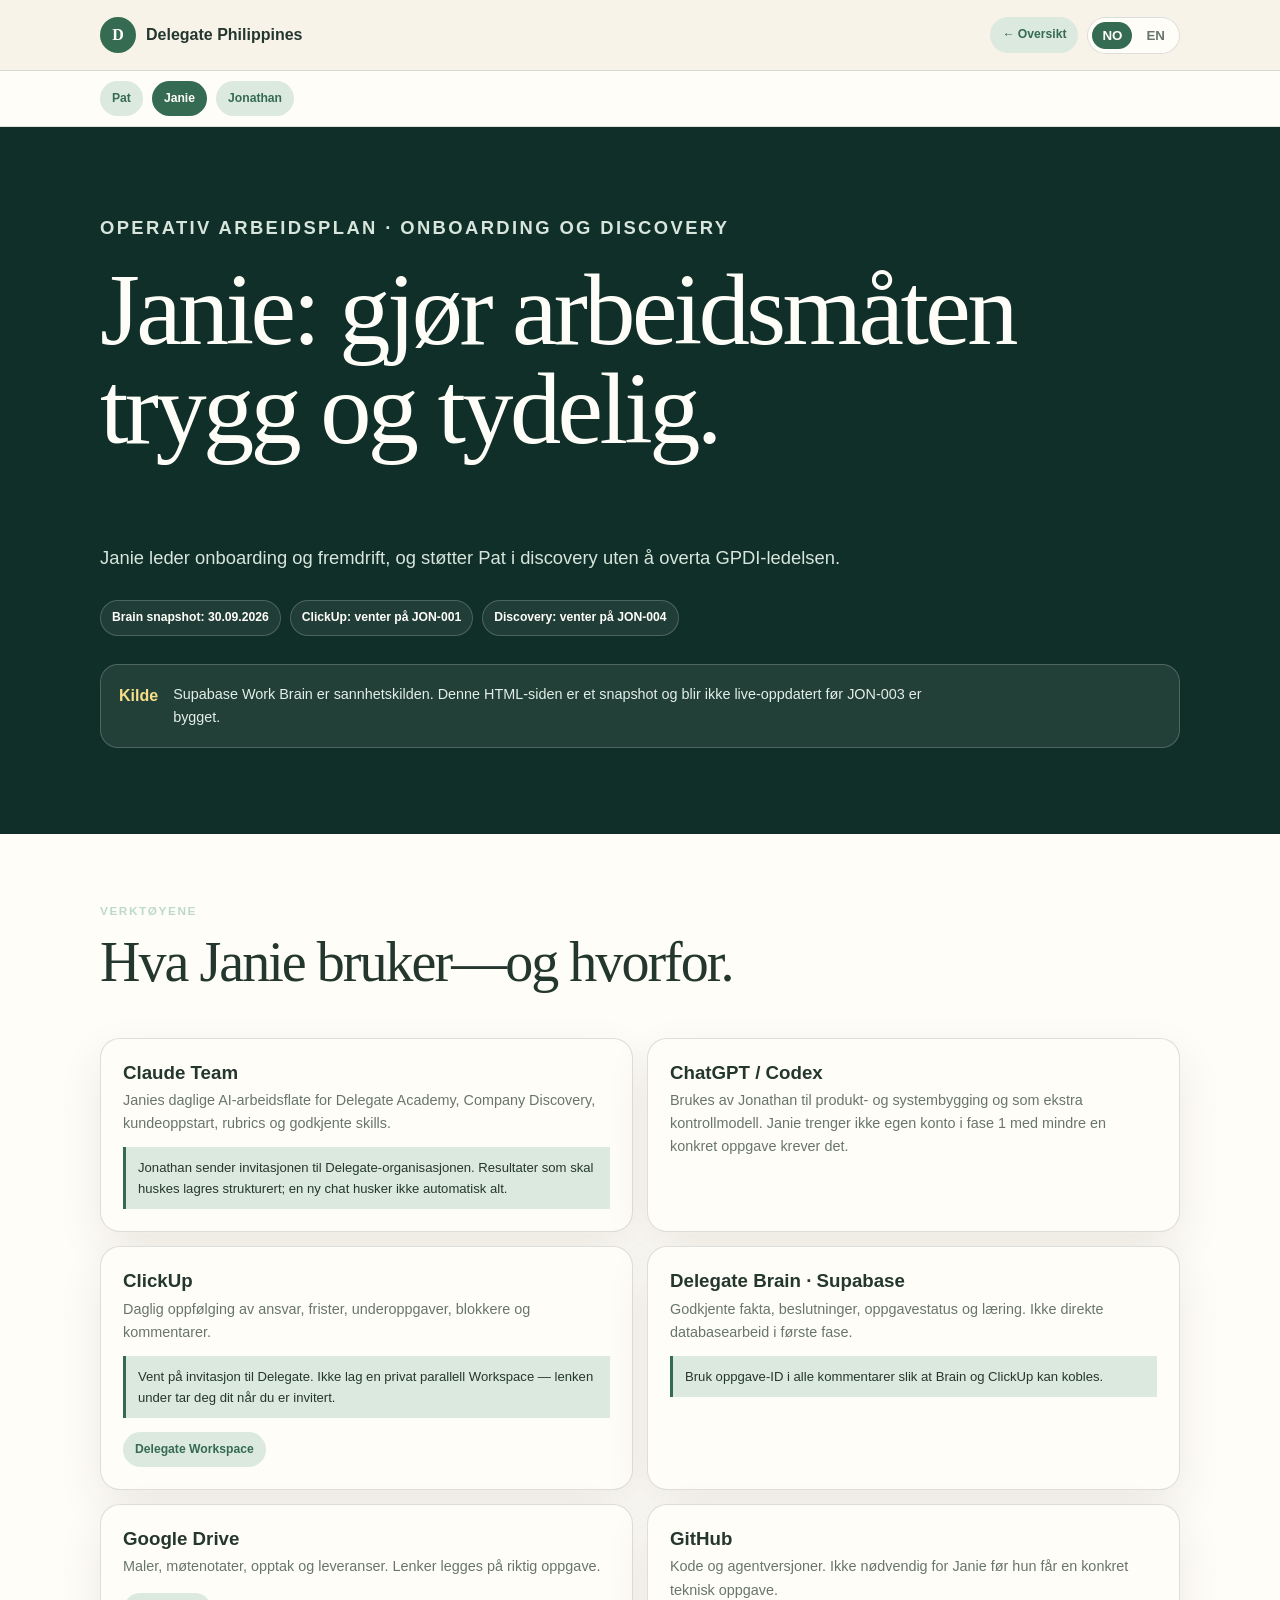
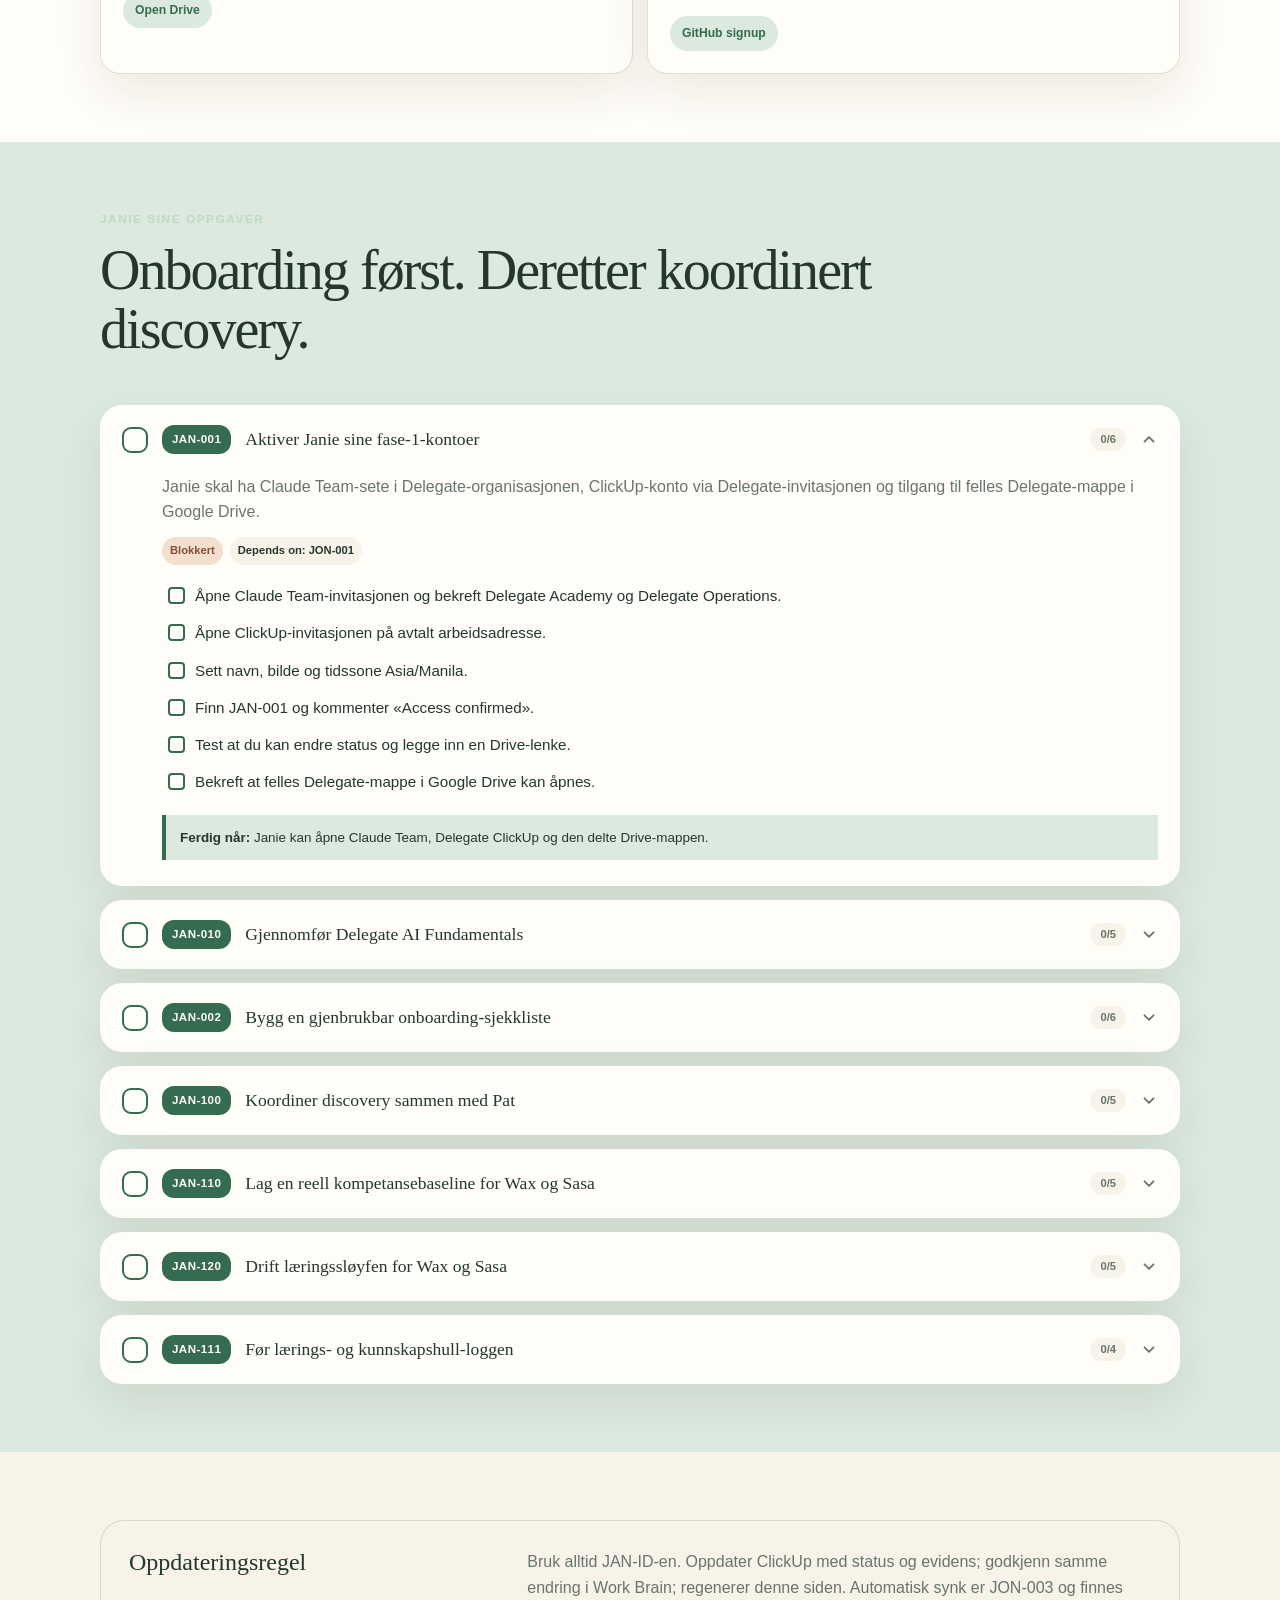
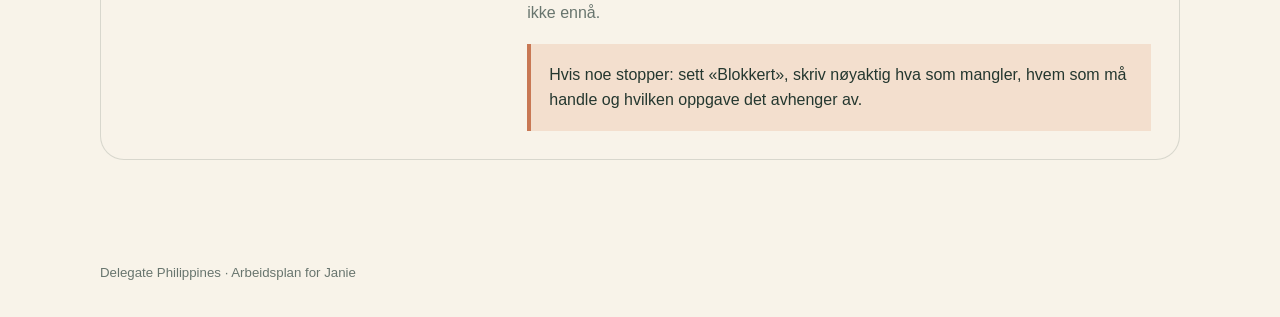
<file: delegate-workplan-janie.html>
<!doctype html><html lang="no"><head><meta charset="utf-8"><meta name="viewport" content="width=device-width,initial-scale=1"><title>Janie — arbeidsplan | Delegate Philippines</title><link rel="stylesheet" href="delegate-workplan.css"><script defer src="delegate-workplan.js"></script></head><body>
<header class="topbar"><div class="page"><a class="brand" href="delegate-products-structure.html"><span class="mark">D</span>Delegate Philippines</a><div class="actions"><a class="back" href="delegate-products-structure.html#workplans">← <span data-no>Oversikt</span><span data-en>Overview</span></a><div class="language"><button data-lang="no" aria-pressed="true">NO</button><button data-lang="en" aria-pressed="false">EN</button></div></div></div></header>
<nav class="people-nav"><div class="page"><a class="person-link" href="delegate-workplan-pat.html">Pat</a><a class="person-link" aria-current="page" href="delegate-workplan-janie.html">Janie</a><a class="person-link" href="delegate-workplan-jonathan.html">Jonathan</a></div></nav>
<main><section class="hero"><div class="page"><p class="kicker" data-no>Operativ arbeidsplan · onboarding og discovery</p><p class="kicker" data-en>Operational work plan · onboarding and discovery</p><div data-no><h1>Janie: gjør arbeidsmåten trygg og tydelig.</h1><p>Janie leder onboarding og fremdrift, og støtter Pat i discovery uten å overta GPDI-ledelsen.</p></div><div data-en><h1>Janie: make the way of working safe and clear.</h1><p>Janie leads onboarding and progress, and supports Pat in discovery without taking over GPDI leadership.</p></div><div class="status-line"><span class="pill">Brain snapshot: 30.09.2026</span><span class="pill" data-no>ClickUp: venter på JON-001</span><span class="pill" data-en>ClickUp: awaiting JON-001</span><span class="pill" data-no>Discovery: venter på JON-004</span><span class="pill" data-en>Discovery: awaiting JON-004</span></div><div class="notice"><b data-no>Kilde</b><b data-en>Source</b><p data-no>Supabase Work Brain er sannhetskilden. Denne HTML-siden er et snapshot og blir ikke live-oppdatert før JON-003 er bygget.</p><p data-en>Supabase Work Brain is the source of truth. This HTML page is a snapshot and will not update live until JON-003 is built.</p></div></div></section>

<section class="section alt"><div class="page"><div class="intro" data-no><p class="kicker">Verktøyene</p><h2>Hva Janie bruker—og hvorfor.</h2></div><div class="intro" data-en><p class="kicker">The tools</p><h2>What Janie uses—and why.</h2></div><div class="tool-grid">
<article class="tool-card"><h3>Claude Team</h3><p data-no>Janies daglige AI-arbeidsflate for Delegate Academy, Company Discovery, kundeoppstart, rubrics og godkjente skills.</p><p data-en>Janie's daily AI workspace for Delegate Academy, Company Discovery, customer onboarding, rubrics and approved skills.</p><div class="tool-rule" data-no>Jonathan sender invitasjonen til Delegate-organisasjonen. Resultater som skal huskes lagres strukturert; en ny chat husker ikke automatisk alt.</div><div class="tool-rule" data-en>Jonathan sends the Delegate organisation invitation. Results that must persist are stored structurally; a new chat does not automatically remember everything.</div></article>
<article class="tool-card"><h3>ChatGPT / Codex</h3><p data-no>Brukes av Jonathan til produkt- og systembygging og som ekstra kontrollmodell. Janie trenger ikke egen konto i fase 1 med mindre en konkret oppgave krever det.</p><p data-en>Used by Jonathan for product and system building and as an additional review model. Janie does not need an individual account in Phase 1 unless a specific task requires it.</p></article>
<article class="tool-card"><h3>ClickUp</h3><p data-no>Daglig oppfølging av ansvar, frister, underoppgaver, blokkere og kommentarer.</p><p data-en>Daily tracking of owners, deadlines, subtasks, blockers and comments.</p><div class="tool-rule" data-no>Vent på invitasjon til Delegate. Ikke lag en privat parallell Workspace — lenken under tar deg dit når du er invitert.</div><div class="tool-rule" data-en>Wait for the Delegate invitation. Do not create a private parallel Workspace—the link below takes you there once you are invited.</div><div class="tool-actions"><a class="tool-link" href="https://app.clickup.com/90122122974/home">Delegate Workspace</a></div></article>
<article class="tool-card"><h3>Delegate Brain · Supabase</h3><p data-no>Godkjente fakta, beslutninger, oppgavestatus og læring. Ikke direkte databasearbeid i første fase.</p><p data-en>Approved facts, decisions, task status and learning. No direct database work initially.</p><div class="tool-rule" data-no>Bruk oppgave-ID i alle kommentarer slik at Brain og ClickUp kan kobles.</div><div class="tool-rule" data-en>Use the task ID in every comment so Brain and ClickUp can be linked.</div></article>
<article class="tool-card"><h3>Google Drive</h3><p data-no>Maler, møtenotater, opptak og leveranser. Lenker legges på riktig oppgave.</p><p data-en>Templates, meeting notes, recordings and deliverables. Links belong on the correct task.</p><div class="tool-actions"><a class="tool-link" href="https://drive.google.com/">Open Drive</a></div></article>
<article class="tool-card"><h3>GitHub</h3><p data-no>Kode og agentversjoner. Ikke nødvendig for Janie før hun får en konkret teknisk oppgave.</p><p data-en>Code and agent versions. Not required until Janie receives a specific technical task.</p><div class="tool-actions"><a class="tool-link" href="https://github.com/signup">GitHub signup</a></div></article>
</div></div></section>

<section class="section soft"><div class="page"><div class="intro" data-no><p class="kicker">Janie sine oppgaver</p><h2>Onboarding først. Deretter koordinert discovery.</h2></div><div class="intro" data-en><p class="kicker">Janie's tasks</p><h2>Onboarding first. Then coordinated discovery.</h2></div><div class="task-grid">
<article class="task" data-task-id="JAN-001"><div class="task-row"><label class="task-check" title="Merk hele oppgaven som ferdig"><input type="checkbox" class="task-done-cb" aria-label="Merk JAN-001 som ferdig"><span class="box" aria-hidden="true"></span></label><h3 class="task-heading"><button class="task-toggle" type="button" aria-expanded="false" aria-controls="body-JAN-001"><span class="task-id">JAN-001</span><span class="task-title" data-no>Aktiver Janie sine fase-1-kontoer</span><span class="task-title" data-en>Activate Janie's Phase 1 accounts</span><span class="task-progress" aria-hidden="true"></span><svg class="chevron" viewBox="0 0 20 20" aria-hidden="true"><path d="M5 7l5 5 5-5" fill="none" stroke="currentColor" stroke-width="2" stroke-linecap="round" stroke-linejoin="round"/></svg></button></h3></div><div class="task-body" id="body-JAN-001"><p class="task-summary" data-no>Janie skal ha Claude Team-sete i Delegate-organisasjonen, ClickUp-konto via Delegate-invitasjonen og tilgang til felles Delegate-mappe i Google Drive.</p><p class="task-summary" data-en>Janie needs a Claude Team seat in the Delegate organisation, a ClickUp account through the Delegate invitation and access to the shared Delegate folder in Google Drive.</p><div class="meta"><span class="blocked" data-no>Blokkert</span><span class="blocked" data-en>Blocked</span><span>Depends on: JON-001</span></div><ul class="subtasks" data-no><li><label class="sub-row"><input type="checkbox" class="sub-cb" data-i="0"><span class="box" aria-hidden="true"></span><span class="txt">Åpne Claude Team-invitasjonen og bekreft Delegate Academy og Delegate Operations.</span></label></li><li><label class="sub-row"><input type="checkbox" class="sub-cb" data-i="1"><span class="box" aria-hidden="true"></span><span class="txt">Åpne ClickUp-invitasjonen på avtalt arbeidsadresse.</span></label></li><li><label class="sub-row"><input type="checkbox" class="sub-cb" data-i="2"><span class="box" aria-hidden="true"></span><span class="txt">Sett navn, bilde og tidssone Asia/Manila.</span></label></li><li><label class="sub-row"><input type="checkbox" class="sub-cb" data-i="3"><span class="box" aria-hidden="true"></span><span class="txt">Finn JAN-001 og kommenter «Access confirmed».</span></label></li><li><label class="sub-row"><input type="checkbox" class="sub-cb" data-i="4"><span class="box" aria-hidden="true"></span><span class="txt">Test at du kan endre status og legge inn en Drive-lenke.</span></label></li><li><label class="sub-row"><input type="checkbox" class="sub-cb" data-i="5"><span class="box" aria-hidden="true"></span><span class="txt">Bekreft at felles Delegate-mappe i Google Drive kan åpnes.</span></label></li></ul><ul class="subtasks" data-en><li><label class="sub-row"><input type="checkbox" class="sub-cb" data-i="0"><span class="box" aria-hidden="true"></span><span class="txt">Open the Claude Team invitation and confirm Delegate Academy and Delegate Operations.</span></label></li><li><label class="sub-row"><input type="checkbox" class="sub-cb" data-i="1"><span class="box" aria-hidden="true"></span><span class="txt">Open the ClickUp invitation at the agreed work address.</span></label></li><li><label class="sub-row"><input type="checkbox" class="sub-cb" data-i="2"><span class="box" aria-hidden="true"></span><span class="txt">Set name, photo and Asia/Manila timezone.</span></label></li><li><label class="sub-row"><input type="checkbox" class="sub-cb" data-i="3"><span class="box" aria-hidden="true"></span><span class="txt">Find JAN-001 and comment “Access confirmed”.</span></label></li><li><label class="sub-row"><input type="checkbox" class="sub-cb" data-i="4"><span class="box" aria-hidden="true"></span><span class="txt">Test status update and adding a Drive link.</span></label></li><li><label class="sub-row"><input type="checkbox" class="sub-cb" data-i="5"><span class="box" aria-hidden="true"></span><span class="txt">Confirm access to the shared Delegate folder in Google Drive.</span></label></li></ul><div class="evidence" data-no><strong>Ferdig når:</strong> Janie kan åpne Claude Team, Delegate ClickUp og den delte Drive-mappen.</div><div class="evidence" data-en><strong>Done when:</strong> Janie can access Claude Team, Delegate ClickUp and the shared Drive folder.</div></div></article>

<article class="task" data-task-id="JAN-010"><div class="task-row"><label class="task-check" title="Merk hele oppgaven som ferdig"><input type="checkbox" class="task-done-cb" aria-label="Merk JAN-010 som ferdig"><span class="box" aria-hidden="true"></span></label><h3 class="task-heading"><button class="task-toggle" type="button" aria-expanded="false" aria-controls="body-JAN-010"><span class="task-id">JAN-010</span><span class="task-title" data-no>Gjennomfør Delegate AI Fundamentals</span><span class="task-title" data-en>Complete Delegate AI Fundamentals</span><span class="task-progress" aria-hidden="true"></span><svg class="chevron" viewBox="0 0 20 20" aria-hidden="true"><path d="M5 7l5 5 5-5" fill="none" stroke="currentColor" stroke-width="2" stroke-linecap="round" stroke-linejoin="round"/></svg></button></h3></div><div class="task-body" id="body-JAN-010"><p class="task-summary" data-no>Janie skal bruke AI trygt i discovery, kundeoppstart og kvalitetskontroll—og kunne utfordre svar i stedet for å godta dem fordi Claude sa det.</p><p class="task-summary" data-en>Janie learns to use AI safely in discovery, onboarding and quality review—and to challenge output rather than accept it because Claude said so.</p><div class="meta"><span class="blocked" data-no>Blokkert av Claude Team-oppsett</span><span class="blocked" data-en>Blocked by Claude Team setup</span><span>Depends on: JON-001, JON-002</span></div><ul class="subtasks" data-no><li><label class="sub-row"><input type="checkbox" class="sub-cb" data-i="0"><span class="box" aria-hidden="true"></span><span class="txt">Fullfør praktiske moduler om modeller, tokens, Projects/Brain og kontekstgrenser.</span></label></li><li><label class="sub-row"><input type="checkbox" class="sub-cb" data-i="1"><span class="box" aria-hidden="true"></span><span class="txt">Øv på prompt kontra instruks, skill og agent.</span></label></li><li><label class="sub-row"><input type="checkbox" class="sub-cb" data-i="2"><span class="box" aria-hidden="true"></span><span class="txt">Bruk discovery-rubric, gauntlet og faktasjekk på en prøvesamtale.</span></label></li><li><label class="sub-row"><input type="checkbox" class="sub-cb" data-i="3"><span class="box" aria-hidden="true"></span><span class="txt">Lær regler for sensitive data, tilganger, evidens og menneskelig eskalering.</span></label></li><li><label class="sub-row"><input type="checkbox" class="sub-cb" data-i="4"><span class="box" aria-hidden="true"></span><span class="txt">Fullfør en kort baseline i AI-delegering, discovery og kvalitetskontroll.</span></label></li></ul><ul class="subtasks" data-en><li><label class="sub-row"><input type="checkbox" class="sub-cb" data-i="0"><span class="box" aria-hidden="true"></span><span class="txt">Complete practical modules on models, tokens, Projects/Brain and context limits.</span></label></li><li><label class="sub-row"><input type="checkbox" class="sub-cb" data-i="1"><span class="box" aria-hidden="true"></span><span class="txt">Practise prompt versus instruction, skill and agent.</span></label></li><li><label class="sub-row"><input type="checkbox" class="sub-cb" data-i="2"><span class="box" aria-hidden="true"></span><span class="txt">Use a discovery rubric, gauntlet and fact check on a practice conversation.</span></label></li><li><label class="sub-row"><input type="checkbox" class="sub-cb" data-i="3"><span class="box" aria-hidden="true"></span><span class="txt">Learn rules for sensitive data, permissions, evidence and human escalation.</span></label></li><li><label class="sub-row"><input type="checkbox" class="sub-cb" data-i="4"><span class="box" aria-hidden="true"></span><span class="txt">Complete a short baseline in AI delegation, discovery and quality review.</span></label></li></ul><div class="evidence" data-no><strong>Ferdig når:</strong> Janie har gjennomført en prøvediscovery i Claude Team og skilt fakta, hypotese og beslutning korrekt.</div><div class="evidence" data-en><strong>Done when:</strong> Janie has completed a practice discovery in Claude Team and correctly separated fact, hypothesis and decision.</div></div></article>

<article class="task" data-task-id="JAN-002"><div class="task-row"><label class="task-check" title="Merk hele oppgaven som ferdig"><input type="checkbox" class="task-done-cb" aria-label="Merk JAN-002 som ferdig"><span class="box" aria-hidden="true"></span></label><h3 class="task-heading"><button class="task-toggle" type="button" aria-expanded="false" aria-controls="body-JAN-002"><span class="task-id">JAN-002</span><span class="task-title" data-no>Bygg en gjenbrukbar onboarding-sjekkliste</span><span class="task-title" data-en>Build a reusable onboarding checklist</span><span class="task-progress" aria-hidden="true"></span><svg class="chevron" viewBox="0 0 20 20" aria-hidden="true"><path d="M5 7l5 5 5-5" fill="none" stroke="currentColor" stroke-width="2" stroke-linecap="round" stroke-linejoin="round"/></svg></button></h3></div><div class="task-body" id="body-JAN-002"><p class="task-summary" data-no>Gjør egen onboarding om til en enkel metode Pat kan bruke med Wax og Sasa.</p><p class="task-summary" data-en>Turn your own onboarding into a simple method Pat can use with Wax and Sasa.</p><div class="meta"><span class="blocked" data-no>Blokkert</span><span class="blocked" data-en>Blocked</span><span>Depends on: JAN-001, JON-002</span></div><ul class="subtasks" data-no><li><label class="sub-row"><input type="checkbox" class="sub-cb" data-i="0"><span class="box" aria-hidden="true"></span><span class="txt">Forklar Claude Team, Delegate Academy, ClickUp, Brain, Drive, GitHub og ChatGPT/Codex med én enkel setning hver.</span></label></li><li><label class="sub-row"><input type="checkbox" class="sub-cb" data-i="1"><span class="box" aria-hidden="true"></span><span class="txt">Skill mellom personlige kontoer, arbeidskontoer og selskapets API-nøkler.</span></label></li><li><label class="sub-row"><input type="checkbox" class="sub-cb" data-i="2"><span class="box" aria-hidden="true"></span><span class="txt">Lag sjekkliste for invitasjon, profil, tidssone, tilgang og første AI Fundamentals-øvelse.</span></label></li><li><label class="sub-row"><input type="checkbox" class="sub-cb" data-i="3"><span class="box" aria-hidden="true"></span><span class="txt">Lag ClickUp-testoppgave: åpne → kommentere → underoppgave → status → evidenslenke.</span></label></li><li><label class="sub-row"><input type="checkbox" class="sub-cb" data-i="4"><span class="box" aria-hidden="true"></span><span class="txt">Legg inn «hva gjør jeg hvis jeg er blokkert?» med eier og responstid.</span></label></li><li><label class="sub-row"><input type="checkbox" class="sub-cb" data-i="5"><span class="box" aria-hidden="true"></span><span class="txt">Test sjekklisten på deg selv og rett uklare trinn.</span></label></li></ul><ul class="subtasks" data-en><li><label class="sub-row"><input type="checkbox" class="sub-cb" data-i="0"><span class="box" aria-hidden="true"></span><span class="txt">Explain Claude Team, Delegate Academy, ClickUp, Brain, Drive, GitHub and ChatGPT/Codex in one simple sentence each.</span></label></li><li><label class="sub-row"><input type="checkbox" class="sub-cb" data-i="1"><span class="box" aria-hidden="true"></span><span class="txt">Separate personal accounts, work accounts and company-owned API keys.</span></label></li><li><label class="sub-row"><input type="checkbox" class="sub-cb" data-i="2"><span class="box" aria-hidden="true"></span><span class="txt">Create a checklist for invitation, profile, timezone, access and the first AI Fundamentals exercise.</span></label></li><li><label class="sub-row"><input type="checkbox" class="sub-cb" data-i="3"><span class="box" aria-hidden="true"></span><span class="txt">Create a ClickUp test task: open → comment → subtask → status → evidence link.</span></label></li><li><label class="sub-row"><input type="checkbox" class="sub-cb" data-i="4"><span class="box" aria-hidden="true"></span><span class="txt">Add “what do I do if blocked?” with owner and response time.</span></label></li><li><label class="sub-row"><input type="checkbox" class="sub-cb" data-i="5"><span class="box" aria-hidden="true"></span><span class="txt">Test the checklist on yourself and fix unclear steps.</span></label></li></ul><div class="evidence" data-no><strong>Ferdig når:</strong> Pat kan bruke sjekklisten med Wax og Sasa uten muntlig tilleggsforklaring.</div><div class="evidence" data-en><strong>Done when:</strong> Pat can use the checklist with Wax and Sasa without extra verbal explanation.</div></div></article>

<article class="task" data-task-id="JAN-100"><div class="task-row"><label class="task-check" title="Merk hele oppgaven som ferdig"><input type="checkbox" class="task-done-cb" aria-label="Merk JAN-100 som ferdig"><span class="box" aria-hidden="true"></span></label><h3 class="task-heading"><button class="task-toggle" type="button" aria-expanded="false" aria-controls="body-JAN-100"><span class="task-id">JAN-100</span><span class="task-title" data-no>Koordiner discovery sammen med Pat</span><span class="task-title" data-en>Coordinate discovery with Pat</span><span class="task-progress" aria-hidden="true"></span><svg class="chevron" viewBox="0 0 20 20" aria-hidden="true"><path d="M5 7l5 5 5-5" fill="none" stroke="currentColor" stroke-width="2" stroke-linecap="round" stroke-linejoin="round"/></svg></button></h3></div><div class="task-body" id="body-JAN-100"><p class="task-summary" data-no>Pat leder GPDI-innholdet. Janie sørger for at riktige mennesker møter, at spørsmål blir fulgt opp og at blokkere får en eier.</p><p class="task-summary" data-en>Pat leads GPDI content. Janie ensures the right people attend, questions are followed up and blockers get an owner.</p><div class="meta"><span class="blocked" data-no>Blokkert</span><span class="blocked" data-en>Blocked</span><span>Depends on: JON-004, PAT-100</span></div><ul class="subtasks" data-no><li><label class="sub-row"><input type="checkbox" class="sub-cb" data-i="0"><span class="box" aria-hidden="true"></span><span class="txt">Lag samtaleplan med deltakere, mål og hvilke beslutninger som støttes.</span></label></li><li><label class="sub-row"><input type="checkbox" class="sub-cb" data-i="1"><span class="box" aria-hidden="true"></span><span class="txt">Send agenda og forklaring av discovery før hvert møte.</span></label></li><li><label class="sub-row"><input type="checkbox" class="sub-cb" data-i="2"><span class="box" aria-hidden="true"></span><span class="txt">Før åpne spørsmål og blokkere med eier og dato.</span></label></li><li><label class="sub-row"><input type="checkbox" class="sub-cb" data-i="3"><span class="box" aria-hidden="true"></span><span class="txt">Sjekk at Pat har kilde/evidens for hvert viktig funn.</span></label></li><li><label class="sub-row"><input type="checkbox" class="sub-cb" data-i="4"><span class="box" aria-hidden="true"></span><span class="txt">Planlegg review med Jonathan; ikke velg MVP alene.</span></label></li></ul><ul class="subtasks" data-en><li><label class="sub-row"><input type="checkbox" class="sub-cb" data-i="0"><span class="box" aria-hidden="true"></span><span class="txt">Create an interview plan with participants, goals and supported decisions.</span></label></li><li><label class="sub-row"><input type="checkbox" class="sub-cb" data-i="1"><span class="box" aria-hidden="true"></span><span class="txt">Send agenda and discovery explanation before each meeting.</span></label></li><li><label class="sub-row"><input type="checkbox" class="sub-cb" data-i="2"><span class="box" aria-hidden="true"></span><span class="txt">Track open questions and blockers with owner and date.</span></label></li><li><label class="sub-row"><input type="checkbox" class="sub-cb" data-i="3"><span class="box" aria-hidden="true"></span><span class="txt">Check that Pat has a source/evidence for each material finding.</span></label></li><li><label class="sub-row"><input type="checkbox" class="sub-cb" data-i="4"><span class="box" aria-hidden="true"></span><span class="txt">Schedule review with Jonathan; do not select an MVP alone.</span></label></li></ul><div class="evidence" data-no><strong>Ferdig når:</strong> Discovery-plan, møtelenker, blokklogg og review-beslutning er koblet til JAN-100.</div><div class="evidence" data-en><strong>Done when:</strong> Discovery plan, meeting links, blocker log and review decision are linked to JAN-100.</div></div></article>

<article class="task" data-task-id="JAN-120"><div class="task-row"><label class="task-check" title="Merk hele oppgaven som ferdig"><input type="checkbox" class="task-done-cb" aria-label="Merk JAN-120 som ferdig"><span class="box" aria-hidden="true"></span></label><h3 class="task-heading"><button class="task-toggle" type="button" aria-expanded="false" aria-controls="body-JAN-120"><span class="task-id">JAN-120</span><span class="task-title" data-no>Drift læringssløyfen for Wax og Sasa</span><span class="task-title" data-en>Run the learning loop for Wax and Sasa</span><span class="task-progress" aria-hidden="true"></span><svg class="chevron" viewBox="0 0 20 20" aria-hidden="true"><path d="M5 7l5 5 5-5" fill="none" stroke="currentColor" stroke-width="2" stroke-linecap="round" stroke-linejoin="round"/></svg></button></h3></div><div class="task-body" id="body-JAN-120"><p class="task-summary" data-no>Oppgave → demonstrasjon → guidet forsøk → selvstendig forsøk → review → evidens i People Brain.</p><p class="task-summary" data-en>Task → demonstration → guided attempt → independent attempt → review → evidence in People Brain.</p><div class="meta"><span class="blocked" data-no>Senere</span><span class="blocked" data-en>Later</span><span>Depends on: JON-006, JAN-002</span></div><ul class="subtasks" data-no><li><label class="sub-row"><input type="checkbox" class="sub-cb" data-i="0"><span class="box" aria-hidden="true"></span><span class="txt">Velg én ekte, lavrisiko oppgave fra Smokefree.</span></label></li><li><label class="sub-row"><input type="checkbox" class="sub-cb" data-i="1"><span class="box" aria-hidden="true"></span><span class="txt">Vis én gang og forklar kvalitetskriteriet.</span></label></li><li><label class="sub-row"><input type="checkbox" class="sub-cb" data-i="2"><span class="box" aria-hidden="true"></span><span class="txt">La personen utføre med veiledning, deretter alene.</span></label></li><li><label class="sub-row"><input type="checkbox" class="sub-cb" data-i="3"><span class="box" aria-hidden="true"></span><span class="txt">Review resultatet mot kriteriet—ikke mot personlighet.</span></label></li><li><label class="sub-row"><input type="checkbox" class="sub-cb" data-i="4"><span class="box" aria-hidden="true"></span><span class="txt">Registrer demonstrert kompetanse og neste læringssteg.</span></label></li></ul><ul class="subtasks" data-en><li><label class="sub-row"><input type="checkbox" class="sub-cb" data-i="0"><span class="box" aria-hidden="true"></span><span class="txt">Select one real, low-risk Smokefree task.</span></label></li><li><label class="sub-row"><input type="checkbox" class="sub-cb" data-i="1"><span class="box" aria-hidden="true"></span><span class="txt">Demonstrate once and explain the quality criterion.</span></label></li><li><label class="sub-row"><input type="checkbox" class="sub-cb" data-i="2"><span class="box" aria-hidden="true"></span><span class="txt">Have the person perform with guidance, then independently.</span></label></li><li><label class="sub-row"><input type="checkbox" class="sub-cb" data-i="3"><span class="box" aria-hidden="true"></span><span class="txt">Review the result against criteria—not personality.</span></label></li><li><label class="sub-row"><input type="checkbox" class="sub-cb" data-i="4"><span class="box" aria-hidden="true"></span><span class="txt">Record demonstrated competence and the next learning step.</span></label></li></ul><div class="evidence" data-no><strong>Ferdig når:</strong> Minst én oppgave har to arbeidsprøver og et eksplisitt kompetanseresultat.</div><div class="evidence" data-en><strong>Done when:</strong> At least one task has two work samples and an explicit competence result.</div></div></article>

<article class="task" data-task-id="JAN-110"><div class="task-row"><label class="task-check" title="Merk hele oppgaven som ferdig"><input type="checkbox" class="task-done-cb" aria-label="Merk JAN-110 som ferdig"><span class="box" aria-hidden="true"></span></label><h3 class="task-heading"><button class="task-toggle" type="button" aria-expanded="false" aria-controls="body-JAN-110"><span class="task-id">JAN-110</span><span class="task-title" data-no>Lag en reell kompetansebaseline for Wax og Sasa</span><span class="task-title" data-en>Create a real capability baseline for Wax and Sasa</span><span class="task-progress" aria-hidden="true"></span><svg class="chevron" viewBox="0 0 20 20" aria-hidden="true"><path d="M5 7l5 5 5-5" fill="none" stroke="currentColor" stroke-width="2" stroke-linecap="round" stroke-linejoin="round"/></svg></button></h3></div><div class="task-body" id="body-JAN-110"><p class="task-summary" data-no>Ikke bruk de hypotetiske ferdighetstallene. Mål kun det hver person faktisk demonstrerer gjennom små, trygge arbeidsprøver basert på behovene i Case #001.</p><p class="task-summary" data-en>Do not use hypothetical skill scores. Measure only what each person demonstrates through small, safe work samples based on Case #001 needs.</p><div class="meta"><span class="blocked" data-no>Blokkert</span><span class="blocked" data-en>Blocked</span><span>Depends on: PAT-101, JON-006</span></div><ul class="subtasks" data-no><li><label class="sub-row"><input type="checkbox" class="sub-cb" data-i="0"><span class="box" aria-hidden="true"></span><span class="txt">Hent de faktiske capability-behovene fra system- og problemkartet.</span></label></li><li><label class="sub-row"><input type="checkbox" class="sub-cb" data-i="1"><span class="box" aria-hidden="true"></span><span class="txt">Lag én lavrisiko sandbox-/read-only-prøve per capability.</span></label></li><li><label class="sub-row"><input type="checkbox" class="sub-cb" data-i="2"><span class="box" aria-hidden="true"></span><span class="txt">Bruk samme tydelige kvalitetskriterium for begge.</span></label></li><li><label class="sub-row"><input type="checkbox" class="sub-cb" data-i="3"><span class="box" aria-hidden="true"></span><span class="txt">Registrer utført selvstendig, utført med hjelp eller ikke demonstrert—aldri antatt.</span></label></li><li><label class="sub-row"><input type="checkbox" class="sub-cb" data-i="4"><span class="box" aria-hidden="true"></span><span class="txt">La Wax og Sasa lese og korrigere registreringen.</span></label></li></ul><ul class="subtasks" data-en><li><label class="sub-row"><input type="checkbox" class="sub-cb" data-i="0"><span class="box" aria-hidden="true"></span><span class="txt">Take actual capability needs from the system and problem map.</span></label></li><li><label class="sub-row"><input type="checkbox" class="sub-cb" data-i="1"><span class="box" aria-hidden="true"></span><span class="txt">Create one low-risk sandbox/read-only sample per capability.</span></label></li><li><label class="sub-row"><input type="checkbox" class="sub-cb" data-i="2"><span class="box" aria-hidden="true"></span><span class="txt">Use the same explicit quality criterion for both.</span></label></li><li><label class="sub-row"><input type="checkbox" class="sub-cb" data-i="3"><span class="box" aria-hidden="true"></span><span class="txt">Record independent, assisted or not demonstrated—never assumed.</span></label></li><li><label class="sub-row"><input type="checkbox" class="sub-cb" data-i="4"><span class="box" aria-hidden="true"></span><span class="txt">Let Wax and Sasa read and correct the record.</span></label></li></ul><div class="evidence" data-no><strong>Ferdig når:</strong> People Brain viser kilde, arbeidsprøve, resultat og neste steg for hver vurdert capability.</div><div class="evidence" data-en><strong>Done when:</strong> People Brain shows source, work sample, result and next step for each assessed capability.</div></div></article>

<article class="task" data-task-id="JAN-111"><div class="task-row"><label class="task-check" title="Merk hele oppgaven som ferdig"><input type="checkbox" class="task-done-cb" aria-label="Merk JAN-111 som ferdig"><span class="box" aria-hidden="true"></span></label><h3 class="task-heading"><button class="task-toggle" type="button" aria-expanded="false" aria-controls="body-JAN-111"><span class="task-id">JAN-111</span><span class="task-title" data-no>Før lærings- og kunnskapshull-loggen</span><span class="task-title" data-en>Maintain the learning and knowledge-gap log</span><span class="task-progress" aria-hidden="true"></span><svg class="chevron" viewBox="0 0 20 20" aria-hidden="true"><path d="M5 7l5 5 5-5" fill="none" stroke="currentColor" stroke-width="2" stroke-linecap="round" stroke-linejoin="round"/></svg></button></h3></div><div class="task-body" id="body-JAN-111"><p class="task-summary" data-no>AI-en skal lære hvilke tiltak som gir bedre resultat på ulike oppgaver—ikke lage personlighetstyper. Når noen trenger hjelp, forbedres både personens plan og selve trainee-programmet.</p><p class="task-summary" data-en>The AI learns which interventions improve results on different tasks—not personality types. When someone needs help, both the person's plan and the trainee programme improve.</p><div class="meta"><span class="blocked" data-no>Blokkert</span><span class="blocked" data-en>Blocked</span><span>Depends on: JAN-110, JAN-120</span></div><ul class="subtasks" data-no><li><label class="sub-row"><input type="checkbox" class="sub-cb" data-i="0"><span class="box" aria-hidden="true"></span><span class="txt">For hvert forsøk: registrer oppgave, undervisningsformat, hjelp, feil, kvalitet og tid.</span></label></li><li><label class="sub-row"><input type="checkbox" class="sub-cb" data-i="1"><span class="box" aria-hidden="true"></span><span class="txt">Sammenlign guidet og selvstendig resultat før du endrer læringsplanen.</span></label></li><li><label class="sub-row"><input type="checkbox" class="sub-cb" data-i="2"><span class="box" aria-hidden="true"></span><span class="txt">Når samme spørsmål gjentas: oppdater SOP/knowledge base eller lag mikroøvelse.</span></label></li><li><label class="sub-row"><input type="checkbox" class="sub-cb" data-i="3"><span class="box" aria-hidden="true"></span><span class="txt">Registrer kun observerbar læringsevidens og gi personen innsyn.</span></label></li></ul><ul class="subtasks" data-en><li><label class="sub-row"><input type="checkbox" class="sub-cb" data-i="0"><span class="box" aria-hidden="true"></span><span class="txt">For each attempt record task, teaching format, help, errors, quality and time.</span></label></li><li><label class="sub-row"><input type="checkbox" class="sub-cb" data-i="1"><span class="box" aria-hidden="true"></span><span class="txt">Compare guided and independent outcomes before adapting the plan.</span></label></li><li><label class="sub-row"><input type="checkbox" class="sub-cb" data-i="2"><span class="box" aria-hidden="true"></span><span class="txt">When a question repeats, update the SOP/knowledge base or create a micro-exercise.</span></label></li><li><label class="sub-row"><input type="checkbox" class="sub-cb" data-i="3"><span class="box" aria-hidden="true"></span><span class="txt">Store only observable learning evidence and give the person visibility.</span></label></li></ul><div class="evidence" data-no><strong>Ferdig når:</strong> Minst ett kunnskapshull har gitt en konkret programforbedring og et målbart nytt forsøk.</div><div class="evidence" data-en><strong>Done when:</strong> At least one knowledge gap has produced a programme improvement and a measured new attempt.</div></div></article>
</div></div></section>

<section class="section"><div class="page"><div class="sync-box"><strong data-no>Oppdateringsregel</strong><strong data-en>Update rule</strong><div><p data-no>Bruk alltid JAN-ID-en. Oppdater ClickUp med status og evidens; godkjenn samme endring i Work Brain; regenerer denne siden. Automatisk synk er JON-003 og finnes ikke ennå.</p><p data-en>Always use the JAN ID. Update ClickUp with status and evidence; approve the same update in Work Brain; regenerate this page. Automatic sync is JON-003 and does not exist yet.</p><div class="rule" data-no>Hvis noe stopper: sett «Blokkert», skriv nøyaktig hva som mangler, hvem som må handle og hvilken oppgave det avhenger av.</div><div class="rule" data-en>If blocked: set “Blocked”, state exactly what is missing, who must act and which task it depends on.</div></div></div></div></section></main>
<footer><div class="page"><span data-no>Delegate Philippines · Arbeidsplan for Janie</span><span data-en>Delegate Philippines · Work plan for Janie</span></div></footer></body></html>
</file>
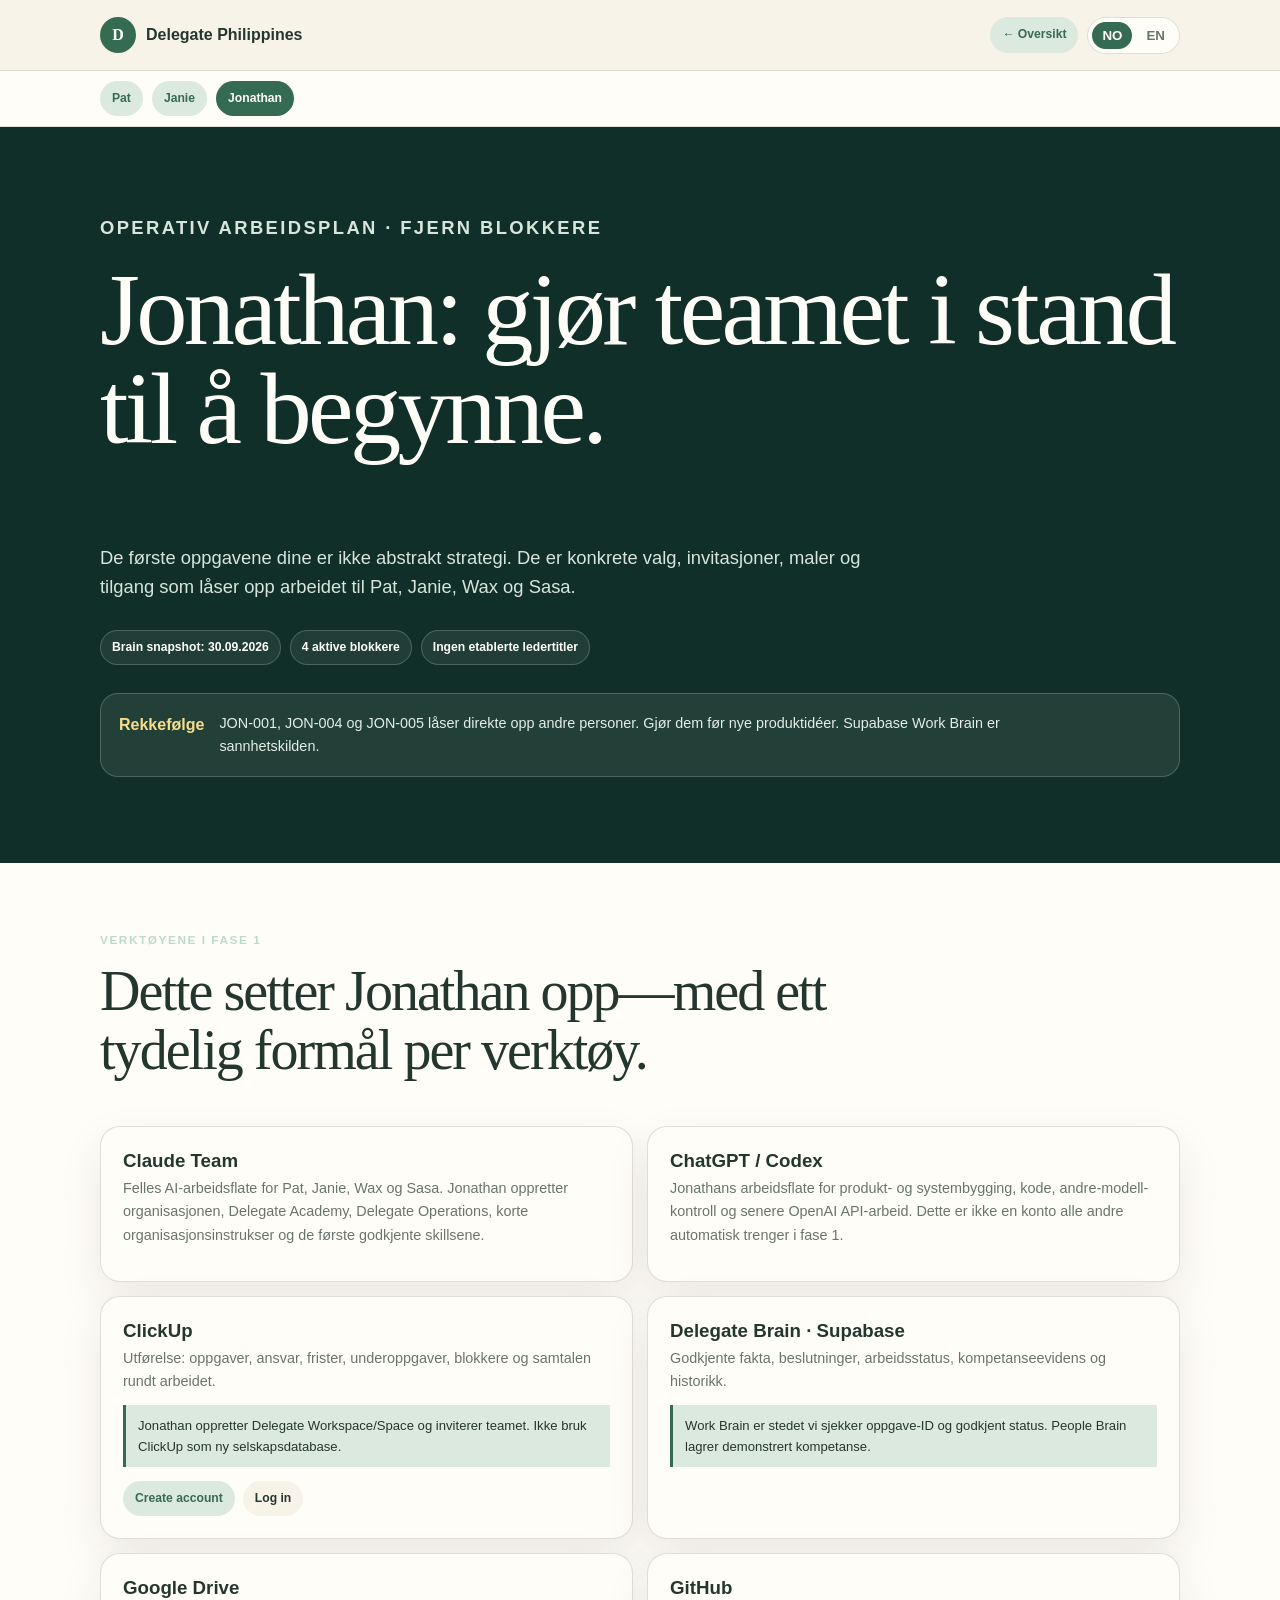
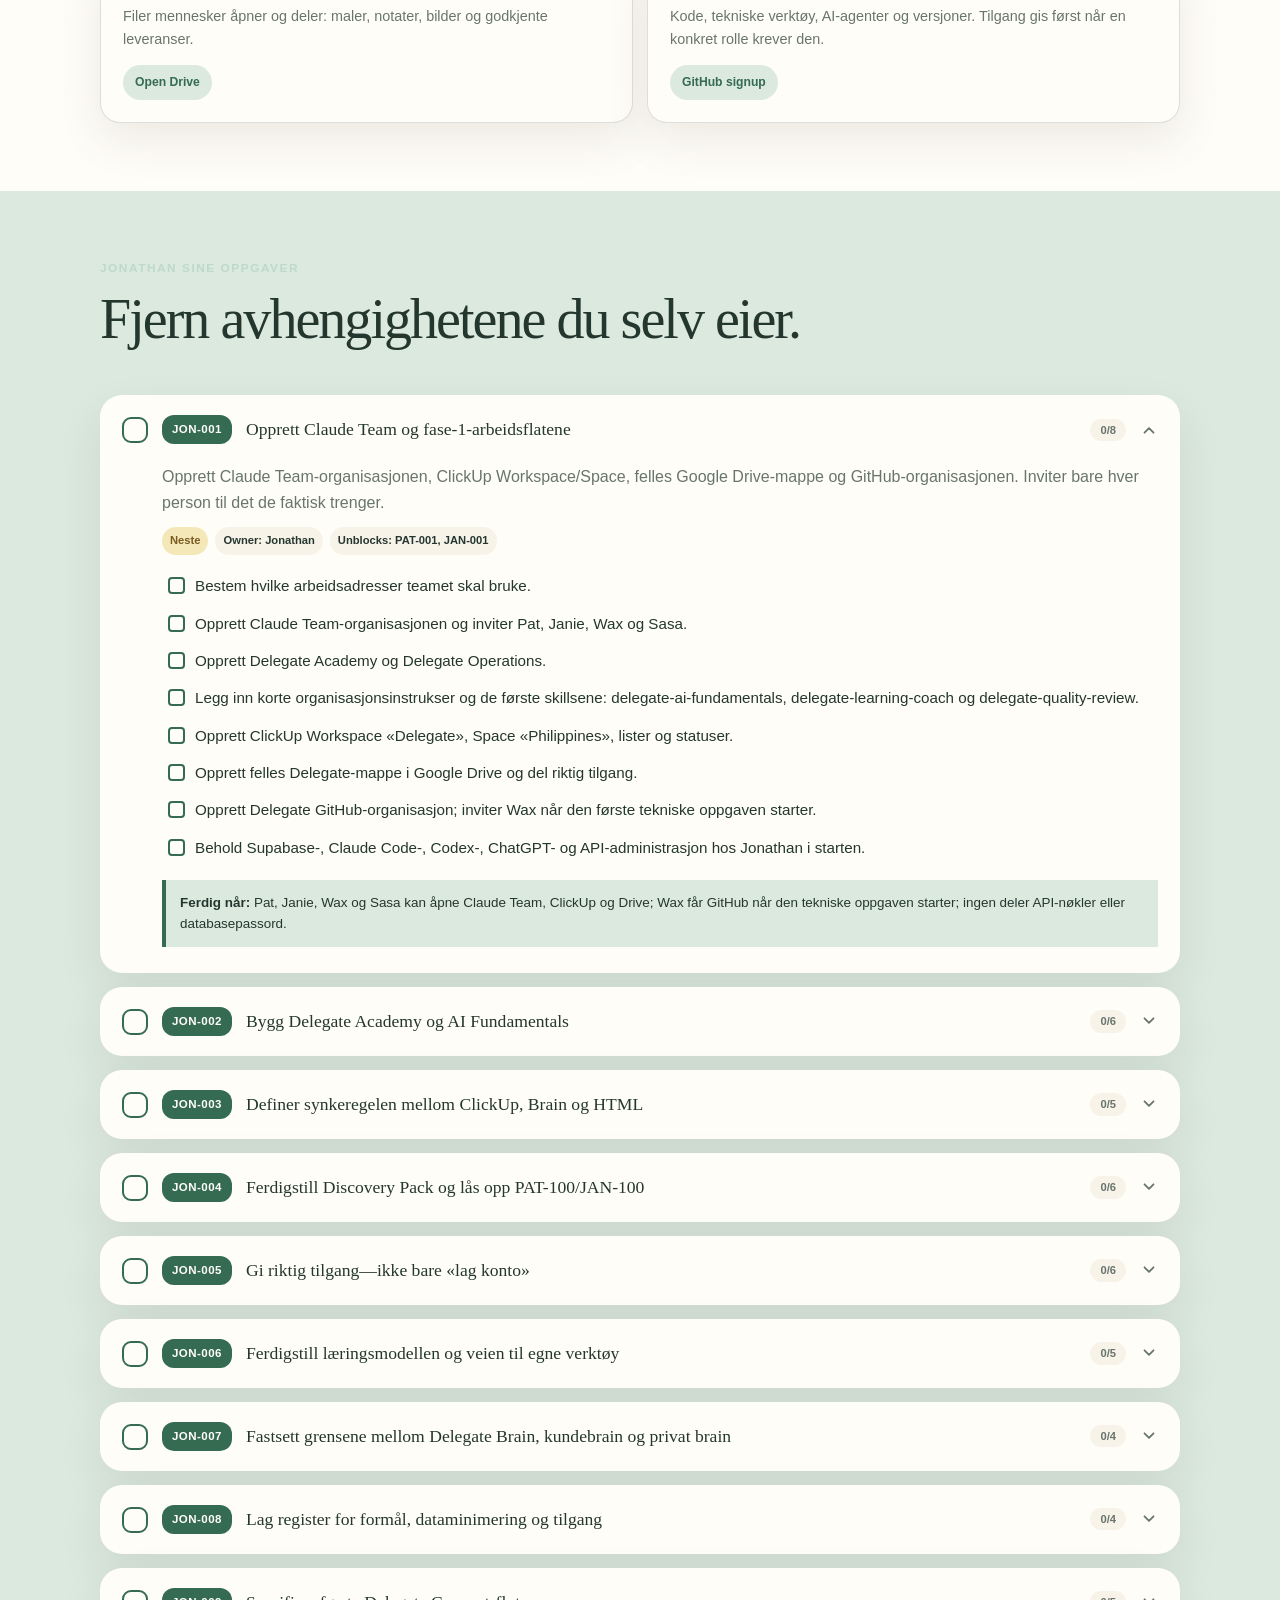
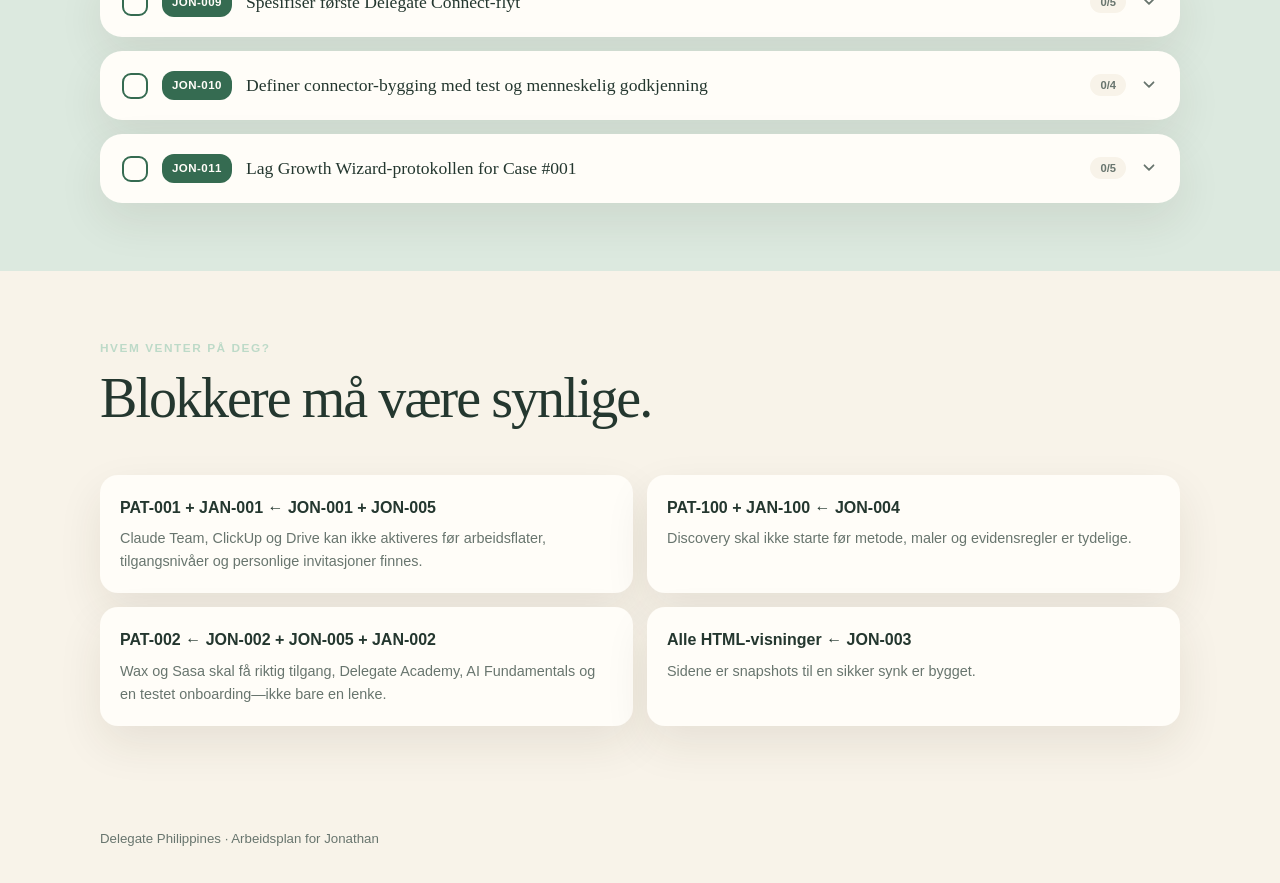
<file: delegate-workplan-jonathan.html>
<!doctype html><html lang="no"><head><meta charset="utf-8"><meta name="viewport" content="width=device-width,initial-scale=1"><title>Jonathan — arbeidsplan | Delegate Philippines</title><link rel="stylesheet" href="delegate-workplan.css"><script defer src="delegate-workplan.js"></script></head><body>
<header class="topbar"><div class="page"><a class="brand" href="delegate-products-structure.html"><span class="mark">D</span>Delegate Philippines</a><div class="actions"><a class="back" href="delegate-products-structure.html#workplans">← <span data-no>Oversikt</span><span data-en>Overview</span></a><div class="language"><button data-lang="no" aria-pressed="true">NO</button><button data-lang="en" aria-pressed="false">EN</button></div></div></div></header>
<nav class="people-nav"><div class="page"><a class="person-link" href="delegate-workplan-pat.html">Pat</a><a class="person-link" href="delegate-workplan-janie.html">Janie</a><a class="person-link" aria-current="page" href="delegate-workplan-jonathan.html">Jonathan</a></div></nav>
<main><section class="hero"><div class="page"><p class="kicker" data-no>Operativ arbeidsplan · fjern blokkere</p><p class="kicker" data-en>Operational work plan · remove blockers</p><div data-no><h1>Jonathan: gjør teamet i stand til å begynne.</h1><p>De første oppgavene dine er ikke abstrakt strategi. De er konkrete valg, invitasjoner, maler og tilgang som låser opp arbeidet til Pat, Janie, Wax og Sasa.</p></div><div data-en><h1>Jonathan: enable the team to begin.</h1><p>Your first tasks are not abstract strategy. They are concrete decisions, invitations, templates and access that unlock Pat, Janie, Wax and Sasa.</p></div><div class="status-line"><span class="pill">Brain snapshot: 30.09.2026</span><span class="pill" data-no>4 aktive blokkere</span><span class="pill" data-en>4 active blockers</span><span class="pill" data-no>Ingen etablerte ledertitler</span><span class="pill" data-en>No established executive titles</span></div><div class="notice"><b data-no>Rekkefølge</b><b data-en>Sequence</b><p data-no>JON-001, JON-004 og JON-005 låser direkte opp andre personer. Gjør dem før nye produktidéer. Supabase Work Brain er sannhetskilden.</p><p data-en>JON-001, JON-004 and JON-005 directly unblock other people. Do them before new product ideas. Supabase Work Brain is the source of truth.</p></div></div></section>

<section class="section alt"><div class="page"><div class="intro" data-no><p class="kicker">Verktøyene i fase 1</p><h2>Dette setter Jonathan opp—med ett tydelig formål per verktøy.</h2></div><div class="intro" data-en><p class="kicker">Phase 1 tools</p><h2>Jonathan sets these up—with one clear purpose per tool.</h2></div><div class="tool-grid">
<article class="tool-card"><h3>Claude Team</h3><p data-no>Felles AI-arbeidsflate for Pat, Janie, Wax og Sasa. Jonathan oppretter organisasjonen, Delegate Academy, Delegate Operations, korte organisasjonsinstrukser og de første godkjente skillsene.</p><p data-en>Shared AI workspace for Pat, Janie, Wax and Sasa. Jonathan creates the organisation, Delegate Academy, Delegate Operations, short organisation instructions and the first approved skills.</p></article>
<article class="tool-card"><h3>ChatGPT / Codex</h3><p data-no>Jonathans arbeidsflate for produkt- og systembygging, kode, andre-modell-kontroll og senere OpenAI API-arbeid. Dette er ikke en konto alle andre automatisk trenger i fase 1.</p><p data-en>Jonathan's workspace for product and system building, code, second-model review and later OpenAI API work. It is not automatically required for everyone else in Phase 1.</p></article>
<article class="tool-card"><h3>ClickUp</h3><p data-no>Utførelse: oppgaver, ansvar, frister, underoppgaver, blokkere og samtalen rundt arbeidet.</p><p data-en>Execution: tasks, owners, deadlines, subtasks, blockers and work conversation.</p><div class="tool-rule" data-no>Jonathan oppretter Delegate Workspace/Space og inviterer teamet. Ikke bruk ClickUp som ny selskapsdatabase.</div><div class="tool-rule" data-en>Jonathan creates the Delegate Workspace/Space and invites the team. Do not use ClickUp as a new company database.</div><div class="tool-actions"><a class="tool-link" href="https://app.clickup.com/signup">Create account</a><a class="tool-link secondary" href="https://app.clickup.com/login">Log in</a></div></article>
<article class="tool-card"><h3>Delegate Brain · Supabase</h3><p data-no>Godkjente fakta, beslutninger, arbeidsstatus, kompetanseevidens og historikk.</p><p data-en>Approved facts, decisions, work status, competence evidence and history.</p><div class="tool-rule" data-no>Work Brain er stedet vi sjekker oppgave-ID og godkjent status. People Brain lagrer demonstrert kompetanse.</div><div class="tool-rule" data-en>Work Brain is where we check task IDs and approved status. People Brain stores demonstrated competence.</div></article>
<article class="tool-card"><h3>Google Drive</h3><p data-no>Filer mennesker åpner og deler: maler, notater, bilder og godkjente leveranser.</p><p data-en>Human-facing files: templates, notes, images and approved deliverables.</p><div class="tool-actions"><a class="tool-link" href="https://drive.google.com/">Open Drive</a></div></article>
<article class="tool-card"><h3>GitHub</h3><p data-no>Kode, tekniske verktøy, AI-agenter og versjoner. Tilgang gis først når en konkret rolle krever den.</p><p data-en>Code, technical tools, AI agents and versions. Access is granted when a concrete role requires it.</p><div class="tool-actions"><a class="tool-link" href="https://github.com/signup">GitHub signup</a></div></article>
</div></div></section>

<section class="section soft"><div class="page"><div class="intro" data-no><p class="kicker">Jonathan sine oppgaver</p><h2>Fjern avhengighetene du selv eier.</h2></div><div class="intro" data-en><p class="kicker">Jonathan's tasks</p><h2>Remove the dependencies you own.</h2></div><div class="task-grid">
<article class="task" data-task-id="JON-001"><div class="task-row"><label class="task-check" title="Merk hele oppgaven som ferdig"><input type="checkbox" class="task-done-cb" aria-label="Merk JON-001 som ferdig"><span class="box" aria-hidden="true"></span></label><h3 class="task-heading"><button class="task-toggle" type="button" aria-expanded="false" aria-controls="body-JON-001"><span class="task-id">JON-001</span><span class="task-title" data-no>Opprett Claude Team og fase-1-arbeidsflatene</span><span class="task-title" data-en>Create Claude Team and the Phase 1 workspaces</span><span class="task-progress" aria-hidden="true"></span><svg class="chevron" viewBox="0 0 20 20" aria-hidden="true"><path d="M5 7l5 5 5-5" fill="none" stroke="currentColor" stroke-width="2" stroke-linecap="round" stroke-linejoin="round"/></svg></button></h3></div><div class="task-body" id="body-JON-001"><p class="task-summary" data-no>Opprett Claude Team-organisasjonen, ClickUp Workspace/Space, felles Google Drive-mappe og GitHub-organisasjonen. Inviter bare hver person til det de faktisk trenger.</p><p class="task-summary" data-en>Create the Claude Team organisation, ClickUp Workspace/Space, shared Google Drive folder and GitHub organisation. Invite each person only to what they actually need.</p><div class="meta"><span class="next" data-no>Neste</span><span class="next" data-en>Next</span><span>Owner: Jonathan</span><span>Unblocks: PAT-001, JAN-001</span></div><ul class="subtasks" data-no><li><label class="sub-row"><input type="checkbox" class="sub-cb" data-i="0"><span class="box" aria-hidden="true"></span><span class="txt">Bestem hvilke arbeidsadresser teamet skal bruke.</span></label></li><li><label class="sub-row"><input type="checkbox" class="sub-cb" data-i="1"><span class="box" aria-hidden="true"></span><span class="txt">Opprett Claude Team-organisasjonen og inviter Pat, Janie, Wax og Sasa.</span></label></li><li><label class="sub-row"><input type="checkbox" class="sub-cb" data-i="2"><span class="box" aria-hidden="true"></span><span class="txt">Opprett Delegate Academy og Delegate Operations.</span></label></li><li><label class="sub-row"><input type="checkbox" class="sub-cb" data-i="3"><span class="box" aria-hidden="true"></span><span class="txt">Legg inn korte organisasjonsinstrukser og de første skillsene: delegate-ai-fundamentals, delegate-learning-coach og delegate-quality-review.</span></label></li><li><label class="sub-row"><input type="checkbox" class="sub-cb" data-i="4"><span class="box" aria-hidden="true"></span><span class="txt">Opprett ClickUp Workspace «Delegate», Space «Philippines», lister og statuser.</span></label></li><li><label class="sub-row"><input type="checkbox" class="sub-cb" data-i="5"><span class="box" aria-hidden="true"></span><span class="txt">Opprett felles Delegate-mappe i Google Drive og del riktig tilgang.</span></label></li><li><label class="sub-row"><input type="checkbox" class="sub-cb" data-i="6"><span class="box" aria-hidden="true"></span><span class="txt">Opprett Delegate GitHub-organisasjon; inviter Wax når den første tekniske oppgaven starter.</span></label></li><li><label class="sub-row"><input type="checkbox" class="sub-cb" data-i="7"><span class="box" aria-hidden="true"></span><span class="txt">Behold Supabase-, Claude Code-, Codex-, ChatGPT- og API-administrasjon hos Jonathan i starten.</span></label></li></ul><ul class="subtasks" data-en><li><label class="sub-row"><input type="checkbox" class="sub-cb" data-i="0"><span class="box" aria-hidden="true"></span><span class="txt">Decide which work addresses the team will use.</span></label></li><li><label class="sub-row"><input type="checkbox" class="sub-cb" data-i="1"><span class="box" aria-hidden="true"></span><span class="txt">Create the Claude Team organisation and invite Pat, Janie, Wax and Sasa.</span></label></li><li><label class="sub-row"><input type="checkbox" class="sub-cb" data-i="2"><span class="box" aria-hidden="true"></span><span class="txt">Create Delegate Academy and Delegate Operations.</span></label></li><li><label class="sub-row"><input type="checkbox" class="sub-cb" data-i="3"><span class="box" aria-hidden="true"></span><span class="txt">Add short organisation instructions and the first skills: delegate-ai-fundamentals, delegate-learning-coach and delegate-quality-review.</span></label></li><li><label class="sub-row"><input type="checkbox" class="sub-cb" data-i="4"><span class="box" aria-hidden="true"></span><span class="txt">Create ClickUp Workspace “Delegate”, Space “Philippines”, lists and statuses.</span></label></li><li><label class="sub-row"><input type="checkbox" class="sub-cb" data-i="5"><span class="box" aria-hidden="true"></span><span class="txt">Create the shared Delegate folder in Google Drive and grant the right access.</span></label></li><li><label class="sub-row"><input type="checkbox" class="sub-cb" data-i="6"><span class="box" aria-hidden="true"></span><span class="txt">Create the Delegate GitHub organisation; invite Wax when the first technical task begins.</span></label></li><li><label class="sub-row"><input type="checkbox" class="sub-cb" data-i="7"><span class="box" aria-hidden="true"></span><span class="txt">Keep Supabase, Claude Code, Codex, ChatGPT and API administration with Jonathan initially.</span></label></li></ul><div class="evidence" data-no><strong>Ferdig når:</strong> Pat, Janie, Wax og Sasa kan åpne Claude Team, ClickUp og Drive; Wax får GitHub når den tekniske oppgaven starter; ingen deler API-nøkler eller databasepassord.</div><div class="evidence" data-en><strong>Done when:</strong> Pat, Janie, Wax and Sasa can access Claude Team, ClickUp and Drive; Wax receives GitHub when technical work starts; no API keys or database passwords are shared.</div></div></article>

<article class="task" data-task-id="JON-002"><div class="task-row"><label class="task-check" title="Merk hele oppgaven som ferdig"><input type="checkbox" class="task-done-cb" aria-label="Merk JON-002 som ferdig"><span class="box" aria-hidden="true"></span></label><h3 class="task-heading"><button class="task-toggle" type="button" aria-expanded="false" aria-controls="body-JON-002"><span class="task-id">JON-002</span><span class="task-title" data-no>Bygg Delegate Academy og AI Fundamentals</span><span class="task-title" data-en>Build Delegate Academy and AI Fundamentals</span><span class="task-progress" aria-hidden="true"></span><svg class="chevron" viewBox="0 0 20 20" aria-hidden="true"><path d="M5 7l5 5 5-5" fill="none" stroke="currentColor" stroke-width="2" stroke-linecap="round" stroke-linejoin="round"/></svg></button></h3></div><div class="task-body" id="body-JON-002"><p class="task-summary" data-no>Sett opp den felles, praktiske AI-opplæringen før rollebaserte oppgaver starter.</p><p class="task-summary" data-en>Set up the shared practical AI training before role-specific work begins.</p><div class="meta"><span class="blocked" data-no>Blokkert av JON-001</span><span class="blocked" data-en>Blocked by JON-001</span><span>Unblocks: PAT-010, JAN-010, Wax/Sasa baseline</span></div><ul class="subtasks" data-no><li><label class="sub-row"><input type="checkbox" class="sub-cb" data-i="0"><span class="box" aria-hidden="true"></span><span class="txt">Opprett Delegate Academy og Delegate Operations i Claude Team.</span></label></li><li><label class="sub-row"><input type="checkbox" class="sub-cb" data-i="1"><span class="box" aria-hidden="true"></span><span class="txt">Lag delegate-ai-fundamentals, delegate-learning-coach og delegate-quality-review.</span></label></li><li><label class="sub-row"><input type="checkbox" class="sub-cb" data-i="2"><span class="box" aria-hidden="true"></span><span class="txt">Dekk modeller, tokens, modellbytte, prompts, instrukser, skills, agents, MCP/API, rubrics, gauntlet, verifisering, permissions og sensitive data.</span></label></li><li><label class="sub-row"><input type="checkbox" class="sub-cb" data-i="3"><span class="box" aria-hidden="true"></span><span class="txt">Bruk korte konsepter, praktisk oppgave, rubric og ekte anvendelse—ikke 15 foredrag.</span></label></li><li><label class="sub-row"><input type="checkbox" class="sub-cb" data-i="4"><span class="box" aria-hidden="true"></span><span class="txt">Definer strukturert resultatformat som senere kan lagres i People Brain.</span></label></li><li><label class="sub-row"><input type="checkbox" class="sub-cb" data-i="5"><span class="box" aria-hidden="true"></span><span class="txt">Ta opplæringen selv og rett uklare deler før resten av teamet starter.</span></label></li></ul><ul class="subtasks" data-en><li><label class="sub-row"><input type="checkbox" class="sub-cb" data-i="0"><span class="box" aria-hidden="true"></span><span class="txt">Create Delegate Academy and Delegate Operations in Claude Team.</span></label></li><li><label class="sub-row"><input type="checkbox" class="sub-cb" data-i="1"><span class="box" aria-hidden="true"></span><span class="txt">Create delegate-ai-fundamentals, delegate-learning-coach and delegate-quality-review.</span></label></li><li><label class="sub-row"><input type="checkbox" class="sub-cb" data-i="2"><span class="box" aria-hidden="true"></span><span class="txt">Cover models, tokens, model switching, prompts, instructions, skills, agents, MCP/API, rubrics, gauntlets, verification, permissions and sensitive data.</span></label></li><li><label class="sub-row"><input type="checkbox" class="sub-cb" data-i="3"><span class="box" aria-hidden="true"></span><span class="txt">Use short concepts, a practical task, rubric and real application—not 15 lectures.</span></label></li><li><label class="sub-row"><input type="checkbox" class="sub-cb" data-i="4"><span class="box" aria-hidden="true"></span><span class="txt">Define a structured result format for later People Brain storage.</span></label></li><li><label class="sub-row"><input type="checkbox" class="sub-cb" data-i="5"><span class="box" aria-hidden="true"></span><span class="txt">Complete the training yourself and fix unclear parts before the rest of the team starts.</span></label></li></ul><div class="evidence" data-no><strong>Ferdig når:</strong> Alle fem kan starte samme grunnløp, men få rollebaserte praktiske oppgaver og strukturerte resultater.</div><div class="evidence" data-en><strong>Done when:</strong> All five can start the same foundation while receiving role-specific practical tasks and structured results.</div></div></article>

<article class="task" data-task-id="JON-003"><div class="task-row"><label class="task-check" title="Merk hele oppgaven som ferdig"><input type="checkbox" class="task-done-cb" aria-label="Merk JON-003 som ferdig"><span class="box" aria-hidden="true"></span></label><h3 class="task-heading"><button class="task-toggle" type="button" aria-expanded="false" aria-controls="body-JON-003"><span class="task-id">JON-003</span><span class="task-title" data-no>Definer synkeregelen mellom ClickUp, Brain og HTML</span><span class="task-title" data-en>Define the sync rule between ClickUp, Brain and HTML</span><span class="task-progress" aria-hidden="true"></span><svg class="chevron" viewBox="0 0 20 20" aria-hidden="true"><path d="M5 7l5 5 5-5" fill="none" stroke="currentColor" stroke-width="2" stroke-linecap="round" stroke-linejoin="round"/></svg></button></h3></div><div class="task-body" id="body-JON-003"><p class="task-summary" data-no>I dag finnes ingen automatisk livekobling. Bestem først kontrakten, deretter bygg integrasjonen.</p><p class="task-summary" data-en>No automatic live connection exists today. Define the contract first, then build the integration.</p><div class="meta"><span class="ready" data-no>Klar</span><span class="ready" data-en>Ready</span><span>Owner: Jonathan</span></div><ul class="subtasks" data-no><li><label class="sub-row"><input type="checkbox" class="sub-cb" data-i="0"><span class="box" aria-hidden="true"></span><span class="txt">Bestem felt: task_id, owner, status, blocker, depends_on, due_date, evidence_url, updated_at.</span></label></li><li><label class="sub-row"><input type="checkbox" class="sub-cb" data-i="1"><span class="box" aria-hidden="true"></span><span class="txt">Bestem at godkjent status og evidens kontrolleres i Work Brain.</span></label></li><li><label class="sub-row"><input type="checkbox" class="sub-cb" data-i="2"><span class="box" aria-hidden="true"></span><span class="txt">Bestem om ClickUp skriver direkte eller via godkjenning.</span></label></li><li><label class="sub-row"><input type="checkbox" class="sub-cb" data-i="3"><span class="box" aria-hidden="true"></span><span class="txt">Definer konfliktregel, feilvarsling og hvem som eier reparasjon.</span></label></li><li><label class="sub-row"><input type="checkbox" class="sub-cb" data-i="4"><span class="box" aria-hidden="true"></span><span class="txt">Bygg senere en sikker serverkobling; ingen nøkler i HTML.</span></label></li></ul><ul class="subtasks" data-en><li><label class="sub-row"><input type="checkbox" class="sub-cb" data-i="0"><span class="box" aria-hidden="true"></span><span class="txt">Define fields: task_id, owner, status, blocker, depends_on, due_date, evidence_url, updated_at.</span></label></li><li><label class="sub-row"><input type="checkbox" class="sub-cb" data-i="1"><span class="box" aria-hidden="true"></span><span class="txt">Use Work Brain to check approved status and evidence.</span></label></li><li><label class="sub-row"><input type="checkbox" class="sub-cb" data-i="2"><span class="box" aria-hidden="true"></span><span class="txt">Decide whether ClickUp writes directly or through approval.</span></label></li><li><label class="sub-row"><input type="checkbox" class="sub-cb" data-i="3"><span class="box" aria-hidden="true"></span><span class="txt">Define conflict rule, error alerts and repair owner.</span></label></li><li><label class="sub-row"><input type="checkbox" class="sub-cb" data-i="4"><span class="box" aria-hidden="true"></span><span class="txt">Later build a secure server connection; no keys in HTML.</span></label></li></ul><div class="evidence" data-no><strong>Ferdig når:</strong> En godkjent sync-kontrakt og test med én oppgave viser samme ID og status i begge systemer.</div><div class="evidence" data-en><strong>Done when:</strong> An approved sync contract and one-task test show the same ID and status in both systems.</div></div></article>

<article class="task" data-task-id="JON-004"><div class="task-row"><label class="task-check" title="Merk hele oppgaven som ferdig"><input type="checkbox" class="task-done-cb" aria-label="Merk JON-004 som ferdig"><span class="box" aria-hidden="true"></span></label><h3 class="task-heading"><button class="task-toggle" type="button" aria-expanded="false" aria-controls="body-JON-004"><span class="task-id">JON-004</span><span class="task-title" data-no>Ferdigstill Discovery Pack og lås opp PAT-100/JAN-100</span><span class="task-title" data-en>Complete the Discovery Pack and unlock PAT-100/JAN-100</span><span class="task-progress" aria-hidden="true"></span><svg class="chevron" viewBox="0 0 20 20" aria-hidden="true"><path d="M5 7l5 5 5-5" fill="none" stroke="currentColor" stroke-width="2" stroke-linecap="round" stroke-linejoin="round"/></svg></button></h3></div><div class="task-body" id="body-JON-004"><p class="task-summary" data-no>Pakken må forklare hva discovery er og gjøre det mulig å gjennomføre uten å gjette.</p><p class="task-summary" data-en>The pack must explain discovery and make it executable without guessing.</p><div class="meta"><span class="next" data-no>Prioritet</span><span class="next" data-en>Priority</span><span>Unblocks: PAT-100, JAN-100</span></div><ul class="subtasks" data-no><li><label class="sub-row"><input type="checkbox" class="sub-cb" data-i="0"><span class="box" aria-hidden="true"></span><span class="txt">Definer formål, inngangskriterier, roller og beslutningen discovery skal støtte.</span></label></li><li><label class="sub-row"><input type="checkbox" class="sub-cb" data-i="1"><span class="box" aria-hidden="true"></span><span class="txt">Lag intervjuguide med spørsmål om mål, kunde, produkt, mennesker, systemer, arbeidsflyt og problemer.</span></label></li><li><label class="sub-row"><input type="checkbox" class="sub-cb" data-i="2"><span class="box" aria-hidden="true"></span><span class="txt">Lag Company Map, System Map, Pain Log og Opportunity Backlog-maler.</span></label></li><li><label class="sub-row"><input type="checkbox" class="sub-cb" data-i="3"><span class="box" aria-hidden="true"></span><span class="txt">Forklar evidens, antakelse, blocker, API, agent, baseline, MVP og stoppregel.</span></label></li><li><label class="sub-row"><input type="checkbox" class="sub-cb" data-i="4"><span class="box" aria-hidden="true"></span><span class="txt">Fyll ut ett realistisk Smokefree-eksempel fra markedsføring til checkout og læring.</span></label></li><li><label class="sub-row"><input type="checkbox" class="sub-cb" data-i="5"><span class="box" aria-hidden="true"></span><span class="txt">Angi nøyaktig hvor hvert funn lagres og hvordan review godkjennes.</span></label></li></ul><ul class="subtasks" data-en><li><label class="sub-row"><input type="checkbox" class="sub-cb" data-i="0"><span class="box" aria-hidden="true"></span><span class="txt">Define purpose, entry criteria, roles and the decision discovery supports.</span></label></li><li><label class="sub-row"><input type="checkbox" class="sub-cb" data-i="1"><span class="box" aria-hidden="true"></span><span class="txt">Create an interview guide for goals, customer, product, people, systems, workflow and problems.</span></label></li><li><label class="sub-row"><input type="checkbox" class="sub-cb" data-i="2"><span class="box" aria-hidden="true"></span><span class="txt">Create Company Map, System Map, Pain Log and Opportunity Backlog templates.</span></label></li><li><label class="sub-row"><input type="checkbox" class="sub-cb" data-i="3"><span class="box" aria-hidden="true"></span><span class="txt">Explain evidence, assumption, blocker, API, agent, baseline, MVP and stop rule.</span></label></li><li><label class="sub-row"><input type="checkbox" class="sub-cb" data-i="4"><span class="box" aria-hidden="true"></span><span class="txt">Complete one realistic Smokefree example from marketing to checkout and learning.</span></label></li><li><label class="sub-row"><input type="checkbox" class="sub-cb" data-i="5"><span class="box" aria-hidden="true"></span><span class="txt">State exactly where each finding is stored and how review is approved.</span></label></li></ul><div class="evidence" data-no><strong>Ferdig når:</strong> Pat kan forklare metoden tilbake og gjennomføre en prøvesamtale; Janie kan planlegge hele løpet.</div><div class="evidence" data-en><strong>Done when:</strong> Pat can teach the method back and run a practice interview; Janie can schedule the full process.</div></div></article>

<article class="task" data-task-id="JON-005"><div class="task-row"><label class="task-check" title="Merk hele oppgaven som ferdig"><input type="checkbox" class="task-done-cb" aria-label="Merk JON-005 som ferdig"><span class="box" aria-hidden="true"></span></label><h3 class="task-heading"><button class="task-toggle" type="button" aria-expanded="false" aria-controls="body-JON-005"><span class="task-id">JON-005</span><span class="task-title" data-no>Gi riktig tilgang—ikke bare «lag konto»</span><span class="task-title" data-en>Grant the right access—not merely “create account”</span><span class="task-progress" aria-hidden="true"></span><svg class="chevron" viewBox="0 0 20 20" aria-hidden="true"><path d="M5 7l5 5 5-5" fill="none" stroke="currentColor" stroke-width="2" stroke-linecap="round" stroke-linejoin="round"/></svg></button></h3></div><div class="task-body" id="body-JON-005"><p class="task-summary" data-no>Tilgangspakken skal navngi verktøy, rolle, mappe/Space, invitasjonslenke, eier og hva personen faktisk skal kunne gjøre.</p><p class="task-summary" data-en>The access package names the tool, role, folder/Space, invitation link, owner and what the person must actually be able to do.</p><div class="meta"><span class="next" data-no>Prioritet</span><span class="next" data-en>Priority</span><span>Unblocks: PAT-001, JAN-001, PAT-002</span></div><ul class="subtasks" data-no><li><label class="sub-row"><input type="checkbox" class="sub-cb" data-i="0"><span class="box" aria-hidden="true"></span><span class="txt">Send Pat, Janie, Wax og Sasa personlige invitasjoner til Claude Team, ClickUp og felles Delegate-mappe i Drive.</span></label></li><li><label class="sub-row"><input type="checkbox" class="sub-cb" data-i="1"><span class="box" aria-hidden="true"></span><span class="txt">Bekreft at Delegate Academy og AI Fundamentals er synlig for alle fire i Claude Team.</span></label></li><li><label class="sub-row"><input type="checkbox" class="sub-cb" data-i="2"><span class="box" aria-hidden="true"></span><span class="txt">Gi hver person minste nødvendige tilgang i ClickUp og Drive.</span></label></li><li><label class="sub-row"><input type="checkbox" class="sub-cb" data-i="3"><span class="box" aria-hidden="true"></span><span class="txt">Gi Wax GitHub-tilgang når første tekniske oppgave er klar; ikke gi Sasa GitHub uten konkret behov.</span></label></li><li><label class="sub-row"><input type="checkbox" class="sub-cb" data-i="4"><span class="box" aria-hidden="true"></span><span class="txt">Ikke gi Supabase Dashboard-tilgang uten konkret behov. API-nøkler eies av selskapet og deles aldri i oppgaver eller dokumenter.</span></label></li><li><label class="sub-row"><input type="checkbox" class="sub-cb" data-i="5"><span class="box" aria-hidden="true"></span><span class="txt">Registrer invitasjonsstatus, tilgangsnivå og dato i Work Brain uten passord eller hemmelige nøkler.</span></label></li></ul><ul class="subtasks" data-en><li><label class="sub-row"><input type="checkbox" class="sub-cb" data-i="0"><span class="box" aria-hidden="true"></span><span class="txt">Send Pat, Janie, Wax and Sasa personal invitations to Claude Team, ClickUp and the shared Delegate Drive folder.</span></label></li><li><label class="sub-row"><input type="checkbox" class="sub-cb" data-i="1"><span class="box" aria-hidden="true"></span><span class="txt">Confirm that Delegate Academy and AI Fundamentals are visible to all four in Claude Team.</span></label></li><li><label class="sub-row"><input type="checkbox" class="sub-cb" data-i="2"><span class="box" aria-hidden="true"></span><span class="txt">Give each person the least necessary access in ClickUp and Drive.</span></label></li><li><label class="sub-row"><input type="checkbox" class="sub-cb" data-i="3"><span class="box" aria-hidden="true"></span><span class="txt">Grant Wax GitHub access when the first technical task is ready; do not grant Sasa GitHub access without a concrete need.</span></label></li><li><label class="sub-row"><input type="checkbox" class="sub-cb" data-i="4"><span class="box" aria-hidden="true"></span><span class="txt">Do not grant Supabase Dashboard access without a concrete need. API keys remain company-owned and are never shared in tasks or documents.</span></label></li><li><label class="sub-row"><input type="checkbox" class="sub-cb" data-i="5"><span class="box" aria-hidden="true"></span><span class="txt">Record invitation status, access level and date in Work Brain without passwords or secret keys.</span></label></li></ul><div class="evidence" data-no><strong>Ferdig når:</strong> Tilgangsmatrisen er komplett, alle fire kan åpne Claude Team, Academy, ClickUp og Drive, og Wax får GitHub først når behovet er dokumentert.</div><div class="evidence" data-en><strong>Done when:</strong> The access matrix is complete, all four can access Claude Team, Academy, ClickUp and Drive, and Wax receives GitHub only after the need is documented.</div></div></article>

<article class="task" data-task-id="JON-006"><div class="task-row"><label class="task-check" title="Merk hele oppgaven som ferdig"><input type="checkbox" class="task-done-cb" aria-label="Merk JON-006 som ferdig"><span class="box" aria-hidden="true"></span></label><h3 class="task-heading"><button class="task-toggle" type="button" aria-expanded="false" aria-controls="body-JON-006"><span class="task-id">JON-006</span><span class="task-title" data-no>Ferdigstill læringsmodellen og veien til egne verktøy</span><span class="task-title" data-en>Complete the learning model and path to owned tools</span><span class="task-progress" aria-hidden="true"></span><svg class="chevron" viewBox="0 0 20 20" aria-hidden="true"><path d="M5 7l5 5 5-5" fill="none" stroke="currentColor" stroke-width="2" stroke-linecap="round" stroke-linejoin="round"/></svg></button></h3></div><div class="task-body" id="body-JON-006"><p class="task-summary" data-no>Gjør modellen konkret for hvordan Wax og Sasa lærer gjennom ekte arbeid, og når gjentatt arbeid kan bli et eget verktøy eller en AI-agent.</p><p class="task-summary" data-en>Make the model concrete for how Wax and Sasa learn through real work, and when repeated work may become an internal tool or AI agent.</p><div class="meta"><span class="ready" data-no>Klar etter JON-004</span><span class="ready" data-en>Ready after JON-004</span><span>Unblocks: JAN-120</span></div><ul class="subtasks" data-no><li><label class="sub-row"><input type="checkbox" class="sub-cb" data-i="0"><span class="box" aria-hidden="true"></span><span class="txt">Definer hvert trinn fra verktøybruk til eget produkt med inngang, aktivitet, utgang og evidens.</span></label></li><li><label class="sub-row"><input type="checkbox" class="sub-cb" data-i="1"><span class="box" aria-hidden="true"></span><span class="txt">Lag Smokefree-eksempel: Sasa lærer kampanjehypotese; Wax lærer måling/implementering.</span></label></li><li><label class="sub-row"><input type="checkbox" class="sub-cb" data-i="2"><span class="box" aria-hidden="true"></span><span class="txt">Definer demonstrasjon → guidet forsøk → selvstendig forsøk → review.</span></label></li><li><label class="sub-row"><input type="checkbox" class="sub-cb" data-i="3"><span class="box" aria-hidden="true"></span><span class="txt">Definer terskel for verktøy/agent: gjentakelse, stabil prosess, målbar verdi, trygg godkjenning.</span></label></li><li><label class="sub-row"><input type="checkbox" class="sub-cb" data-i="4"><span class="box" aria-hidden="true"></span><span class="txt">Vis koblingen til People Brain, Work Brain og Growth Wizard.</span></label></li></ul><ul class="subtasks" data-en><li><label class="sub-row"><input type="checkbox" class="sub-cb" data-i="0"><span class="box" aria-hidden="true"></span><span class="txt">Define each stage from tool use to owned product with entry, activity, exit and evidence.</span></label></li><li><label class="sub-row"><input type="checkbox" class="sub-cb" data-i="1"><span class="box" aria-hidden="true"></span><span class="txt">Create Smokefree example: Sasa learns campaign hypothesis; Wax learns measurement/implementation.</span></label></li><li><label class="sub-row"><input type="checkbox" class="sub-cb" data-i="2"><span class="box" aria-hidden="true"></span><span class="txt">Define demonstration → guided attempt → independent attempt → review.</span></label></li><li><label class="sub-row"><input type="checkbox" class="sub-cb" data-i="3"><span class="box" aria-hidden="true"></span><span class="txt">Define tool/agent threshold: repetition, stable process, measurable value, safe approval.</span></label></li><li><label class="sub-row"><input type="checkbox" class="sub-cb" data-i="4"><span class="box" aria-hidden="true"></span><span class="txt">Show the connection to People Brain, Work Brain and Growth Wizard.</span></label></li></ul><div class="evidence" data-no><strong>Ferdig når:</strong> Janie kan kjøre en læringssløyfe og registrere observerbar kompetanse uten å tolke personlighet.</div><div class="evidence" data-en><strong>Done when:</strong> Janie can run a learning loop and record observable competence without interpreting personality.</div></div></article>

<article class="task" data-task-id="JON-007"><div class="task-row"><label class="task-check" title="Merk hele oppgaven som ferdig"><input type="checkbox" class="task-done-cb" aria-label="Merk JON-007 som ferdig"><span class="box" aria-hidden="true"></span></label><h3 class="task-heading"><button class="task-toggle" type="button" aria-expanded="false" aria-controls="body-JON-007"><span class="task-id">JON-007</span><span class="task-title" data-no>Fastsett grensene mellom Delegate Brain, kundebrain og privat brain</span><span class="task-title" data-en>Define the boundaries between Delegate Brain, customer brains and private brain</span><span class="task-progress" aria-hidden="true"></span><svg class="chevron" viewBox="0 0 20 20" aria-hidden="true"><path d="M5 7l5 5 5-5" fill="none" stroke="currentColor" stroke-width="2" stroke-linecap="round" stroke-linejoin="round"/></svg></button></h3></div><div class="task-body" id="body-JON-007"><p class="task-summary" data-no>Delegate sin business brain i Supabase skal være separat fra Jonathans private Obsidian. Hver kunde skal samtidig ha avgrenset kontekst og tilgang.</p><p class="task-summary" data-en>Delegate's business brain in Supabase must remain separate from Jonathan's private Obsidian. Each customer also needs bounded context and access.</p><div class="meta"><span class="ready" data-no>Klar</span><span class="ready" data-en>Ready</span></div><ul class="subtasks" data-no><li><label class="sub-row"><input type="checkbox" class="sub-cb" data-i="0"><span class="box" aria-hidden="true"></span><span class="txt">Definer hva som hører i Delegate Company Brain, kundens Company Brain, Work Brain og People Brain.</span></label></li><li><label class="sub-row"><input type="checkbox" class="sub-cb" data-i="1"><span class="box" aria-hidden="true"></span><span class="txt">Definer hva som aldri kopieres fra privat Obsidian.</span></label></li><li><label class="sub-row"><input type="checkbox" class="sub-cb" data-i="2"><span class="box" aria-hidden="true"></span><span class="txt">Angi tenant-/kundegrense, rollebasert tilgang, provenance og sletting.</span></label></li><li><label class="sub-row"><input type="checkbox" class="sub-cb" data-i="3"><span class="box" aria-hidden="true"></span><span class="txt">Lag en enkel beslutningstabell teamet kan følge.</span></label></li></ul><ul class="subtasks" data-en><li><label class="sub-row"><input type="checkbox" class="sub-cb" data-i="0"><span class="box" aria-hidden="true"></span><span class="txt">Define what belongs in Delegate Company Brain, customer Company Brain, Work Brain and People Brain.</span></label></li><li><label class="sub-row"><input type="checkbox" class="sub-cb" data-i="1"><span class="box" aria-hidden="true"></span><span class="txt">Define what is never copied from private Obsidian.</span></label></li><li><label class="sub-row"><input type="checkbox" class="sub-cb" data-i="2"><span class="box" aria-hidden="true"></span><span class="txt">Specify tenant/customer boundaries, role access, provenance and deletion.</span></label></li><li><label class="sub-row"><input type="checkbox" class="sub-cb" data-i="3"><span class="box" aria-hidden="true"></span><span class="txt">Create a simple decision table for the team.</span></label></li></ul><div class="evidence" data-no><strong>Ferdig når:</strong> Fem eksempeldatapunkter kan plasseres entydig, og privat materiale er eksplisitt utenfor.</div><div class="evidence" data-en><strong>Done when:</strong> Five sample data points can be placed unambiguously and private material is explicitly out of scope.</div></div></article>

<article class="task" data-task-id="JON-008"><div class="task-row"><label class="task-check" title="Merk hele oppgaven som ferdig"><input type="checkbox" class="task-done-cb" aria-label="Merk JON-008 som ferdig"><span class="box" aria-hidden="true"></span></label><h3 class="task-heading"><button class="task-toggle" type="button" aria-expanded="false" aria-controls="body-JON-008"><span class="task-id">JON-008</span><span class="task-title" data-no>Lag register for formål, dataminimering og tilgang</span><span class="task-title" data-en>Create the purpose, minimisation and access register</span><span class="task-progress" aria-hidden="true"></span><svg class="chevron" viewBox="0 0 20 20" aria-hidden="true"><path d="M5 7l5 5 5-5" fill="none" stroke="currentColor" stroke-width="2" stroke-linecap="round" stroke-linejoin="round"/></svg></button></h3></div><div class="task-body" id="body-JON-008"><p class="task-summary" data-no>Før et kundesystem kobles til, må Delegate vite hvilket formål som støttes, hvilke data som faktisk trengs, hvem som får bruke dem og når de slettes. Dette er designarbeid, ikke en påstand om juridisk etterlevelse.</p><p class="task-summary" data-en>Before connecting a customer system, Delegate must know the purpose, minimum required data, permitted users and deletion rule. This is design work, not a legal-compliance claim.</p><div class="meta"><span class="ready" data-no>Prioritet før kobling</span><span class="ready" data-en>Priority before connection</span><span>Unblocks: PAT-101, PAT-102</span></div><ul class="subtasks" data-no><li><label class="sub-row"><input type="checkbox" class="sub-cb" data-i="0"><span class="box" aria-hidden="true"></span><span class="txt">For hver foreslått datakilde: dokumenter formål, felter, behandlingsgrunnlag som må avklares, tilgang, lagring og sletting.</span></label></li><li><label class="sub-row"><input type="checkbox" class="sub-cb" data-i="1"><span class="box" aria-hidden="true"></span><span class="txt">Skill aggregert/anonymisert innsikt fra persondata.</span></label></li><li><label class="sub-row"><input type="checkbox" class="sub-cb" data-i="2"><span class="box" aria-hidden="true"></span><span class="txt">Bruk minste nødvendige tilgang og separate godkjenninger for sensitive handlinger.</span></label></li><li><label class="sub-row"><input type="checkbox" class="sub-cb" data-i="3"><span class="box" aria-hidden="true"></span><span class="txt">Bestill konkret juridisk og sikkerhetsmessig vurdering før produksjonsdata.</span></label></li></ul><ul class="subtasks" data-en><li><label class="sub-row"><input type="checkbox" class="sub-cb" data-i="0"><span class="box" aria-hidden="true"></span><span class="txt">For every proposed source document purpose, fields, legal basis to validate, access, retention and deletion.</span></label></li><li><label class="sub-row"><input type="checkbox" class="sub-cb" data-i="1"><span class="box" aria-hidden="true"></span><span class="txt">Separate aggregated/de-identified insight from personal data.</span></label></li><li><label class="sub-row"><input type="checkbox" class="sub-cb" data-i="2"><span class="box" aria-hidden="true"></span><span class="txt">Use least privilege and separate approval for sensitive actions.</span></label></li><li><label class="sub-row"><input type="checkbox" class="sub-cb" data-i="3"><span class="box" aria-hidden="true"></span><span class="txt">Obtain concrete legal and security review before production data.</span></label></li></ul><div class="evidence" data-no><strong>Ferdig når:</strong> Ingen foreslått kobling mangler formål, dataliste, eier, tilgangsregel eller review-status.</div><div class="evidence" data-en><strong>Done when:</strong> No proposed connection lacks purpose, data list, owner, access rule or review status.</div></div></article>

<article class="task" data-task-id="JON-009"><div class="task-row"><label class="task-check" title="Merk hele oppgaven som ferdig"><input type="checkbox" class="task-done-cb" aria-label="Merk JON-009 som ferdig"><span class="box" aria-hidden="true"></span></label><h3 class="task-heading"><button class="task-toggle" type="button" aria-expanded="false" aria-controls="body-JON-009"><span class="task-id">JON-009</span><span class="task-title" data-no>Spesifiser første Delegate Connect-flyt</span><span class="task-title" data-en>Specify the first Delegate Connect flow</span><span class="task-progress" aria-hidden="true"></span><svg class="chevron" viewBox="0 0 20 20" aria-hidden="true"><path d="M5 7l5 5 5-5" fill="none" stroke="currentColor" stroke-width="2" stroke-linecap="round" stroke-linejoin="round"/></svg></button></h3></div><div class="task-body" id="body-JON-009"><p class="task-summary" data-no>Kunden skal forstå handlingen uten å kunne OAuth eller API. Credentials holdes utenfor AI-modellen, og data hentes fortløpende med webhooks eller endringer siden forrige synk—ikke ved å kopiere alt.</p><p class="task-summary" data-en>The customer should understand the action without knowing OAuth or APIs. Credentials stay outside the model, and data is collected through webhooks or changes since last sync—not by copying everything.</p><div class="meta"><span class="blocked" data-no>Blokkert av JON-008</span><span class="blocked" data-en>Blocked by JON-008</span></div><ul class="subtasks" data-no><li><label class="sub-row"><input type="checkbox" class="sub-cb" data-i="0"><span class="box" aria-hidden="true"></span><span class="txt">Tegn brukerflyt: oppdag system → forklar formål → finn administrator → godkjenn → koble → trekk tilbake.</span></label></li><li><label class="sub-row"><input type="checkbox" class="sub-cb" data-i="1"><span class="box" aria-hidden="true"></span><span class="txt">Velg ett faktisk Case #001-system etter PAT-101; ikke velg fra hypotetiske eksempler.</span></label></li><li><label class="sub-row"><input type="checkbox" class="sub-cb" data-i="2"><span class="box" aria-hidden="true"></span><span class="txt">Definer token-/credential-lagring utenfor modellen og auditerbare handlinger.</span></label></li><li><label class="sub-row"><input type="checkbox" class="sub-cb" data-i="3"><span class="box" aria-hidden="true"></span><span class="txt">Velg webhook først, ellers inkrementell synk med last_sync.</span></label></li><li><label class="sub-row"><input type="checkbox" class="sub-cb" data-i="4"><span class="box" aria-hidden="true"></span><span class="txt">Definer feil, ny godkjenning og tilbakekalling.</span></label></li></ul><ul class="subtasks" data-en><li><label class="sub-row"><input type="checkbox" class="sub-cb" data-i="0"><span class="box" aria-hidden="true"></span><span class="txt">Draw the user flow: detect system → explain purpose → find administrator → approve → connect → revoke.</span></label></li><li><label class="sub-row"><input type="checkbox" class="sub-cb" data-i="1"><span class="box" aria-hidden="true"></span><span class="txt">Select one actual Case #001 system after PAT-101; not a hypothetical example.</span></label></li><li><label class="sub-row"><input type="checkbox" class="sub-cb" data-i="2"><span class="box" aria-hidden="true"></span><span class="txt">Define token/credential storage outside the model and auditable actions.</span></label></li><li><label class="sub-row"><input type="checkbox" class="sub-cb" data-i="3"><span class="box" aria-hidden="true"></span><span class="txt">Prefer webhooks, otherwise incremental sync with last_sync.</span></label></li><li><label class="sub-row"><input type="checkbox" class="sub-cb" data-i="4"><span class="box" aria-hidden="true"></span><span class="txt">Define errors, re-consent and revocation.</span></label></li></ul><div class="evidence" data-no><strong>Ferdig når:</strong> En ende-til-ende prototype kan testes i sandbox/testkonto uten produksjonsdata.</div><div class="evidence" data-en><strong>Done when:</strong> An end-to-end prototype can be tested in a sandbox/test account without production data.</div></div></article>

<article class="task" data-task-id="JON-010"><div class="task-row"><label class="task-check" title="Merk hele oppgaven som ferdig"><input type="checkbox" class="task-done-cb" aria-label="Merk JON-010 som ferdig"><span class="box" aria-hidden="true"></span></label><h3 class="task-heading"><button class="task-toggle" type="button" aria-expanded="false" aria-controls="body-JON-010"><span class="task-id">JON-010</span><span class="task-title" data-no>Definer connector-bygging med test og menneskelig godkjenning</span><span class="task-title" data-en>Define connector building with testing and human approval</span><span class="task-progress" aria-hidden="true"></span><svg class="chevron" viewBox="0 0 20 20" aria-hidden="true"><path d="M5 7l5 5 5-5" fill="none" stroke="currentColor" stroke-width="2" stroke-linecap="round" stroke-linejoin="round"/></svg></button></h3></div><div class="task-body" id="body-JON-010"><p class="task-summary" data-no>Når standardkoblingen mangler, kan en Integration Builder Agent og Filippinene-teamet bygge adapteren—men aldri hoppe over sandbox, sikkerhets-/QA-kontroll og eksplisitt godkjenning.</p><p class="task-summary" data-en>When a standard connector is missing, an Integration Builder Agent and the Philippines team may build it—but never skip sandbox, security/QA and explicit approval.</p><div class="meta"><span class="blocked" data-no>Senere pilot</span><span class="blocked" data-en>Later pilot</span><span>Depends on: JON-009</span></div><ul class="subtasks" data-no><li><label class="sub-row"><input type="checkbox" class="sub-cb" data-i="0"><span class="box" aria-hidden="true"></span><span class="txt">Definer read docs → map endpoints/auth → generate adapter/tools → sandbox-test → security/QA → human approval.</span></label></li><li><label class="sub-row"><input type="checkbox" class="sub-cb" data-i="1"><span class="box" aria-hidden="true"></span><span class="txt">Definer testbevis, versjonering, rollback og katalogregistrering.</span></label></li><li><label class="sub-row"><input type="checkbox" class="sub-cb" data-i="2"><span class="box" aria-hidden="true"></span><span class="txt">Bruk eksisterende integrasjonslag først der de dekker behovet.</span></label></li><li><label class="sub-row"><input type="checkbox" class="sub-cb" data-i="3"><span class="box" aria-hidden="true"></span><span class="txt">Registrer tidsbruk og gjentakelse som signal for hva Delegate senere bør eie.</span></label></li></ul><ul class="subtasks" data-en><li><label class="sub-row"><input type="checkbox" class="sub-cb" data-i="0"><span class="box" aria-hidden="true"></span><span class="txt">Define read docs → map endpoints/auth → generate adapter/tools → sandbox test → security/QA → human approval.</span></label></li><li><label class="sub-row"><input type="checkbox" class="sub-cb" data-i="1"><span class="box" aria-hidden="true"></span><span class="txt">Define test evidence, versioning, rollback and catalogue registration.</span></label></li><li><label class="sub-row"><input type="checkbox" class="sub-cb" data-i="2"><span class="box" aria-hidden="true"></span><span class="txt">Use existing integration plumbing first where it meets the need.</span></label></li><li><label class="sub-row"><input type="checkbox" class="sub-cb" data-i="3"><span class="box" aria-hidden="true"></span><span class="txt">Record time and repetition as a signal for what Delegate may later own.</span></label></li></ul><div class="evidence" data-no><strong>Ferdig når:</strong> En connector kan avvises eller godkjennes på dokumentert QA—ikke bare at den «virker».</div><div class="evidence" data-en><strong>Done when:</strong> A connector can be rejected or approved on documented QA—not merely that it “works”.</div></div></article>

<article class="task" data-task-id="JON-011"><div class="task-row"><label class="task-check" title="Merk hele oppgaven som ferdig"><input type="checkbox" class="task-done-cb" aria-label="Merk JON-011 som ferdig"><span class="box" aria-hidden="true"></span></label><h3 class="task-heading"><button class="task-toggle" type="button" aria-expanded="false" aria-controls="body-JON-011"><span class="task-id">JON-011</span><span class="task-title" data-no>Lag Growth Wizard-protokollen for Case #001</span><span class="task-title" data-en>Create the Growth Wizard protocol for Case #001</span><span class="task-progress" aria-hidden="true"></span><svg class="chevron" viewBox="0 0 20 20" aria-hidden="true"><path d="M5 7l5 5 5-5" fill="none" stroke="currentColor" stroke-width="2" stroke-linecap="round" stroke-linejoin="round"/></svg></button></h3></div><div class="task-body" id="body-JON-011"><p class="task-summary" data-no>Growth Wizard skal ikke kjøre tilfeldige tester. Den skal finne en begrensning, bygge en kildebasert hypotese, foreslå en trygg test og lære av både hovedmål og negative effekter.</p><p class="task-summary" data-en>Growth Wizard must not run random tests. It finds a constraint, forms a sourced hypothesis, proposes a safe test and learns from both the primary metric and negative effects.</p><div class="meta"><span class="blocked" data-no>Blokkert til baseline finnes</span><span class="blocked" data-en>Blocked until baseline exists</span><span>Depends on: PAT-110, JON-008</span></div><ul class="subtasks" data-no><li><label class="sub-row"><input type="checkbox" class="sub-cb" data-i="0"><span class="box" aria-hidden="true"></span><span class="txt">Definer baseline, segment, problemkilde og hypotese.</span></label></li><li><label class="sub-row"><input type="checkbox" class="sub-cb" data-i="1"><span class="box" aria-hidden="true"></span><span class="txt">Definer primærmåltall, guardrails, varighet, stoppregel og rollback.</span></label></li><li><label class="sub-row"><input type="checkbox" class="sub-cb" data-i="2"><span class="box" aria-hidden="true"></span><span class="txt">Krev menneskelig/kundegodkjenning før live test.</span></label></li><li><label class="sub-row"><input type="checkbox" class="sub-cb" data-i="3"><span class="box" aria-hidden="true"></span><span class="txt">Mål resultat, lagre mislykkede forsøk og velg behold, rull tilbake eller lær mer.</span></label></li><li><label class="sub-row"><input type="checkbox" class="sub-cb" data-i="4"><span class="box" aria-hidden="true"></span><span class="txt">Koble leveransen til Wax/Sasa-oppgaver og People Brain-evidens.</span></label></li></ul><ul class="subtasks" data-en><li><label class="sub-row"><input type="checkbox" class="sub-cb" data-i="0"><span class="box" aria-hidden="true"></span><span class="txt">Define baseline, segment, problem source and hypothesis.</span></label></li><li><label class="sub-row"><input type="checkbox" class="sub-cb" data-i="1"><span class="box" aria-hidden="true"></span><span class="txt">Define primary metric, guardrails, duration, stop rule and rollback.</span></label></li><li><label class="sub-row"><input type="checkbox" class="sub-cb" data-i="2"><span class="box" aria-hidden="true"></span><span class="txt">Require human/customer approval before any live test.</span></label></li><li><label class="sub-row"><input type="checkbox" class="sub-cb" data-i="3"><span class="box" aria-hidden="true"></span><span class="txt">Measure, retain failed attempts and choose keep, roll back or learn more.</span></label></li><li><label class="sub-row"><input type="checkbox" class="sub-cb" data-i="4"><span class="box" aria-hidden="true"></span><span class="txt">Connect delivery to Wax/Sasa tasks and People Brain evidence.</span></label></li></ul><div class="evidence" data-no><strong>Ferdig når:</strong> Én testplan kan godkjennes uten at tall eller kundesystemer er diktet opp.</div><div class="evidence" data-en><strong>Done when:</strong> One test plan can be approved without inventing metrics or customer systems.</div></div></article>
</div></div></section>

<section class="section"><div class="page"><div class="intro" data-no><p class="kicker">Hvem venter på deg?</p><h2>Blokkere må være synlige.</h2></div><div class="intro" data-en><p class="kicker">Who is waiting on you?</p><h2>Blockers must be visible.</h2></div><div class="blocker-board"><article class="blocker"><strong>PAT-001 + JAN-001 ← JON-001 + JON-005</strong><p data-no>Claude Team, ClickUp og Drive kan ikke aktiveres før arbeidsflater, tilgangsnivåer og personlige invitasjoner finnes.</p><p data-en>Claude Team, ClickUp and Drive cannot be activated until the workspaces, access levels and personal invitations exist.</p></article><article class="blocker"><strong>PAT-100 + JAN-100 ← JON-004</strong><p data-no>Discovery skal ikke starte før metode, maler og evidensregler er tydelige.</p><p data-en>Discovery should not start before method, templates and evidence rules are clear.</p></article><article class="blocker"><strong>PAT-002 ← JON-002 + JON-005 + JAN-002</strong><p data-no>Wax og Sasa skal få riktig tilgang, Delegate Academy, AI Fundamentals og en testet onboarding—ikke bare en lenke.</p><p data-en>Wax and Sasa need correct access, Delegate Academy, AI Fundamentals and tested onboarding—not merely a link.</p></article><article class="blocker"><strong>Alle HTML-visninger ← JON-003</strong><p data-no>Sidene er snapshots til en sikker synk er bygget.</p><p data-en>The pages are snapshots until secure sync is built.</p></article></div></div></section></main>
<footer><div class="page"><span data-no>Delegate Philippines · Arbeidsplan for Jonathan</span><span data-en>Delegate Philippines · Work plan for Jonathan</span></div></footer></body></html>
</file>
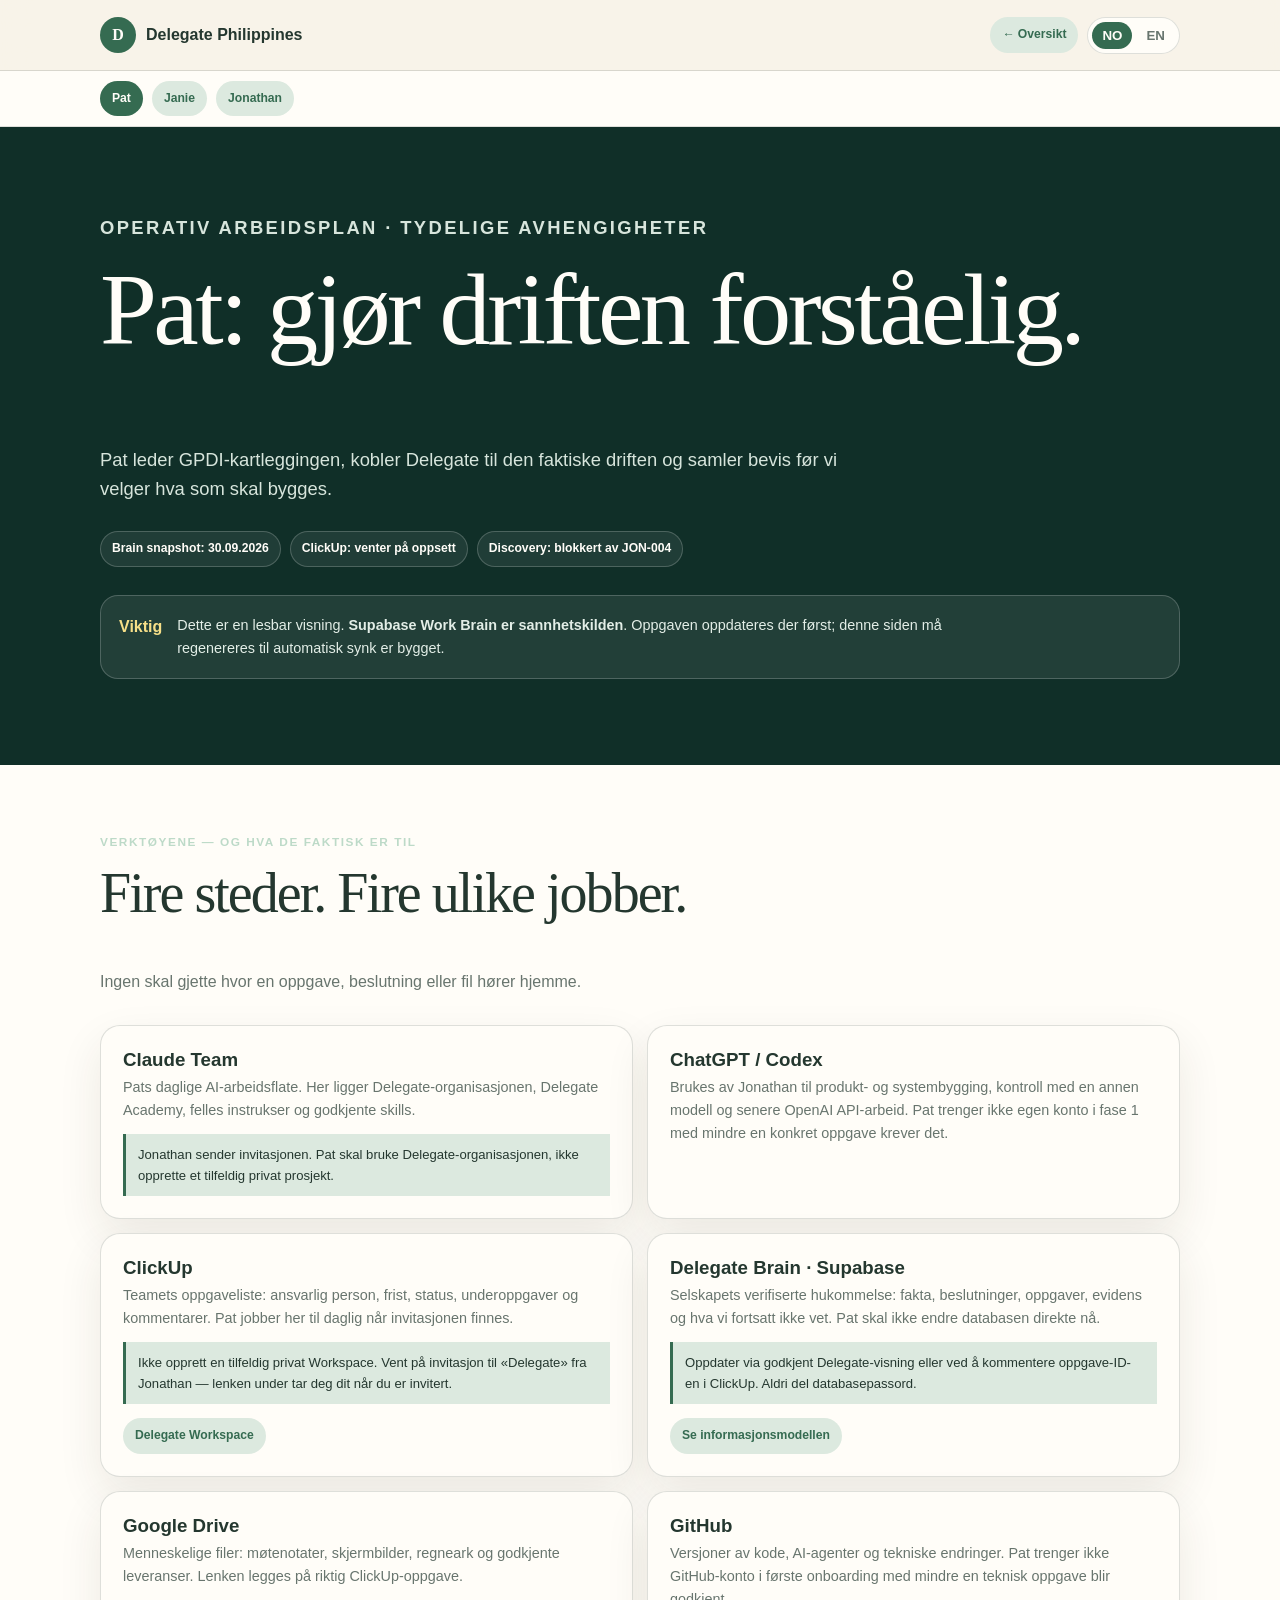
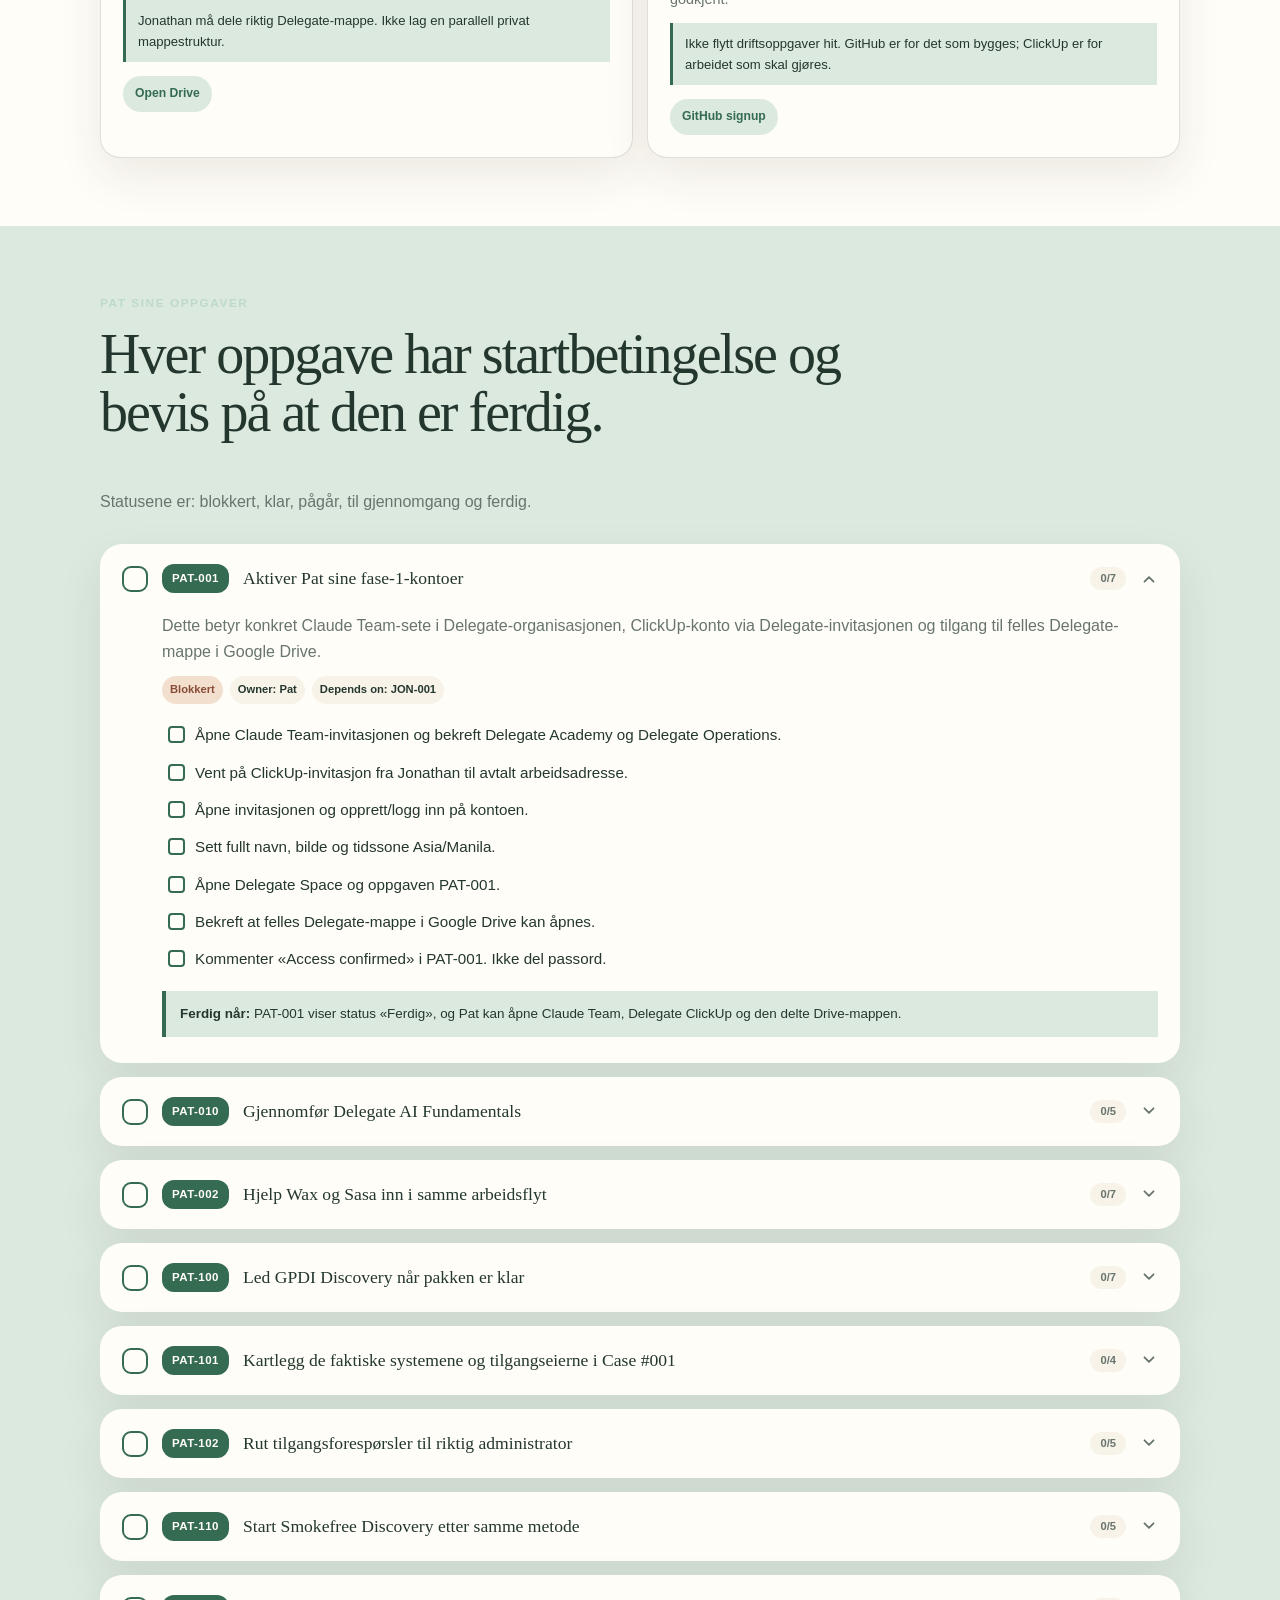
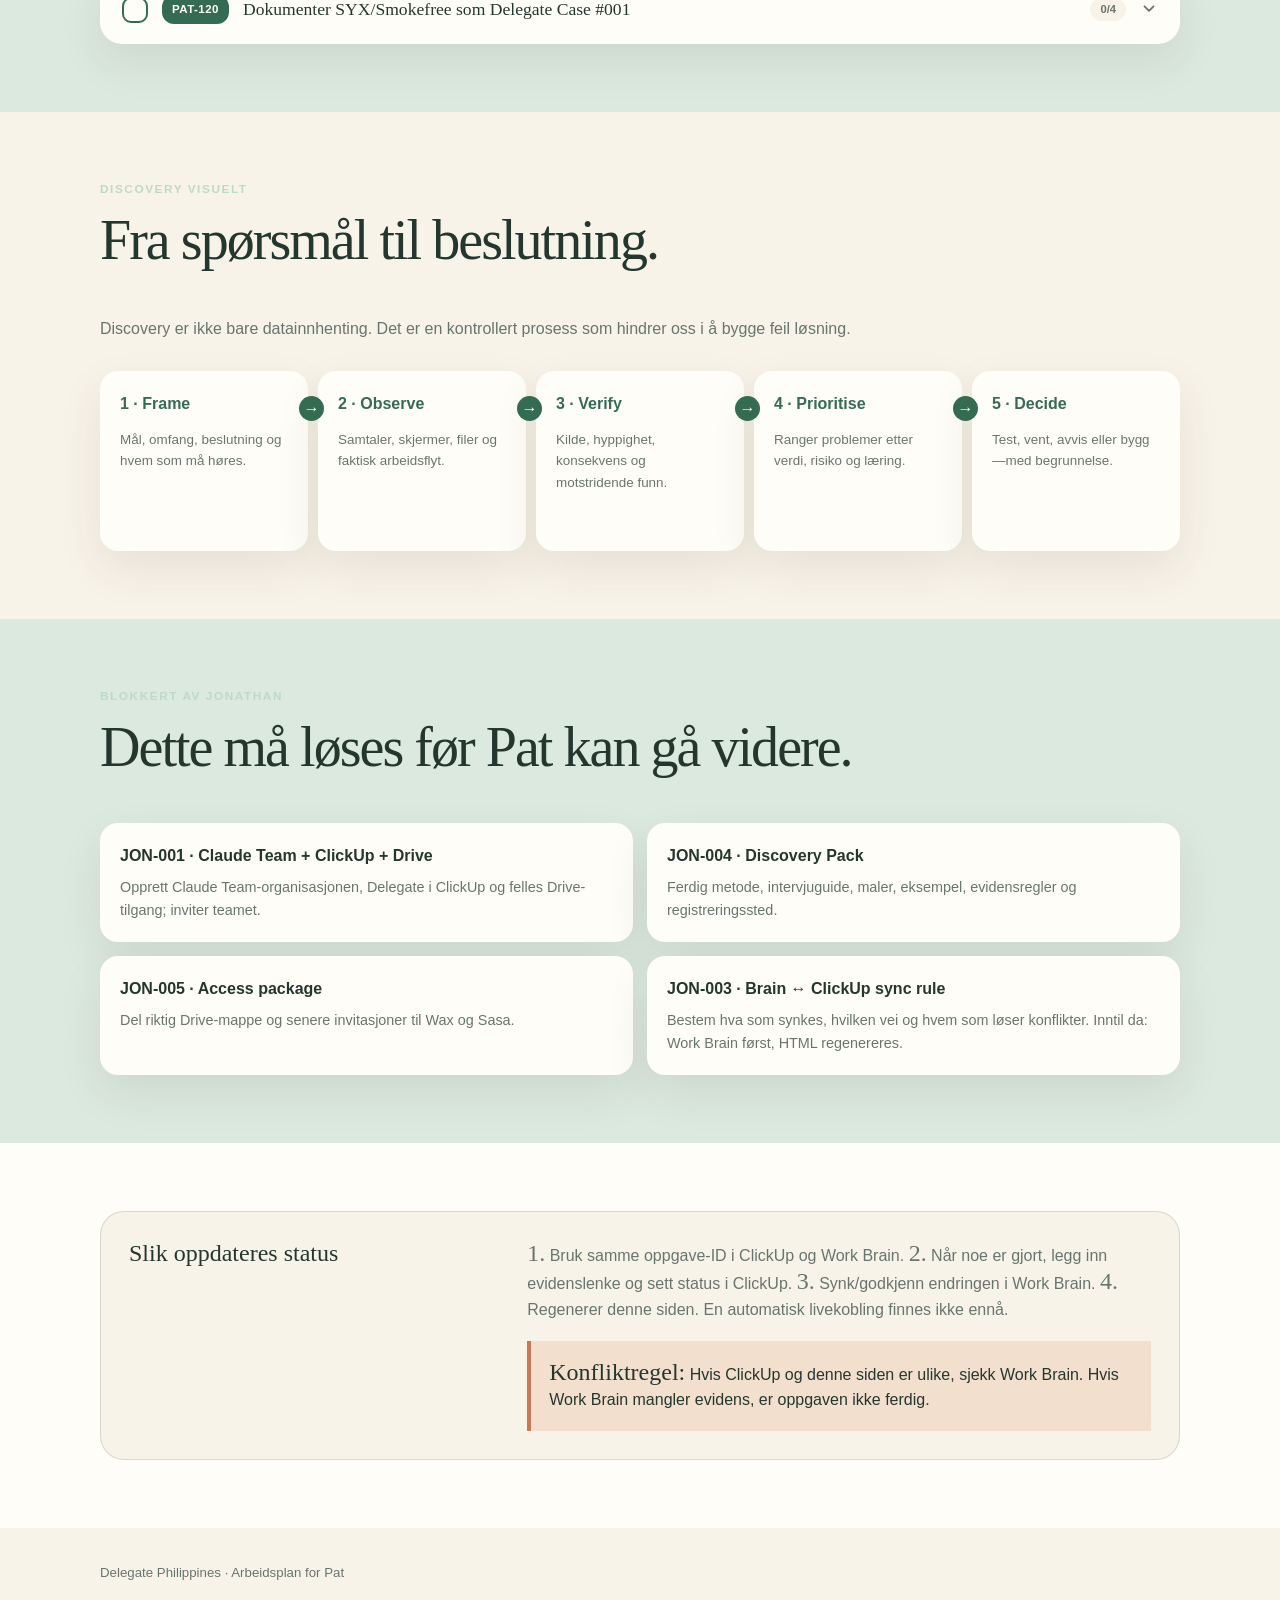
<file: delegate-workplan-pat.html>
<!doctype html>
<html lang="no">
<head>
  <meta charset="utf-8"><meta name="viewport" content="width=device-width,initial-scale=1">
  <title>Pat — arbeidsplan | Delegate Philippines</title>
  <link rel="stylesheet" href="delegate-workplan.css">
  <script defer src="delegate-workplan.js"></script>
</head>
<body>
<header class="topbar"><div class="page">
  <a class="brand" href="delegate-products-structure.html"><span class="mark">D</span>Delegate Philippines</a>
  <div class="actions"><a class="back" href="delegate-products-structure.html#workplans">← <span data-no>Oversikt</span><span data-en>Overview</span></a><div class="language"><button data-lang="no" aria-pressed="true">NO</button><button data-lang="en" aria-pressed="false">EN</button></div></div>
</div></header>
<nav class="people-nav"><div class="page"><a class="person-link" aria-current="page" href="delegate-workplan-pat.html">Pat</a><a class="person-link" href="delegate-workplan-janie.html">Janie</a><a class="person-link" href="delegate-workplan-jonathan.html">Jonathan</a></div></nav>

<main>
<section class="hero"><div class="page">
  <p class="kicker" data-no>Operativ arbeidsplan · tydelige avhengigheter</p><p class="kicker" data-en>Operational work plan · explicit dependencies</p>
  <div data-no><h1>Pat: gjør driften forståelig.</h1><p>Pat leder GPDI-kartleggingen, kobler Delegate til den faktiske driften og samler bevis før vi velger hva som skal bygges.</p></div>
  <div data-en><h1>Pat: make operations understandable.</h1><p>Pat leads GPDI mapping, connects Delegate to real operations, and gathers evidence before the team chooses what to build.</p></div>
  <div class="status-line"><span class="pill">Brain snapshot: 30.09.2026</span><span class="pill" data-no>ClickUp: venter på oppsett</span><span class="pill" data-en>ClickUp: awaiting setup</span><span class="pill" data-no>Discovery: blokkert av JON-004</span><span class="pill" data-en>Discovery: blocked by JON-004</span></div>
  <div class="notice"><b data-no>Viktig</b><b data-en>Important</b><p data-no>Dette er en lesbar visning. <strong>Supabase Work Brain er sannhetskilden</strong>. Oppgaven oppdateres der først; denne siden må regenereres til automatisk synk er bygget.</p><p data-en>This is a readable view. <strong>Supabase Work Brain is the source of truth.</strong> Update the task there first; this page must be regenerated until automatic sync is built.</p></div>
</div></section>

<section class="section alt" id="tools"><div class="page">
  <div class="intro" data-no><p class="kicker">Verktøyene — og hva de faktisk er til</p><h2>Fire steder. Fire ulike jobber.</h2><p>Ingen skal gjette hvor en oppgave, beslutning eller fil hører hjemme.</p></div>
  <div class="intro" data-en><p class="kicker">The tools — and what each is actually for</p><h2>Four places. Four different jobs.</h2><p>No one should guess where a task, decision, or file belongs.</p></div>
  <div class="tool-grid">
    <article class="tool-card"><h3>Claude Team</h3><p data-no>Pats daglige AI-arbeidsflate. Her ligger Delegate-organisasjonen, Delegate Academy, felles instrukser og godkjente skills.</p><p data-en>Pat's daily AI workspace. It contains the Delegate organisation, Delegate Academy, shared instructions and approved skills.</p><div class="tool-rule" data-no>Jonathan sender invitasjonen. Pat skal bruke Delegate-organisasjonen, ikke opprette et tilfeldig privat prosjekt.</div><div class="tool-rule" data-en>Jonathan sends the invitation. Pat uses the Delegate organisation rather than creating a random private project.</div></article>
    <article class="tool-card"><h3>ChatGPT / Codex</h3><p data-no>Brukes av Jonathan til produkt- og systembygging, kontroll med en annen modell og senere OpenAI API-arbeid. Pat trenger ikke egen konto i fase 1 med mindre en konkret oppgave krever det.</p><p data-en>Used by Jonathan for product and system building, second-model review and later OpenAI API work. Pat does not need an individual account in Phase 1 unless a specific task requires it.</p></article>
    <article class="tool-card"><h3>ClickUp</h3><p data-no>Teamets oppgaveliste: ansvarlig person, frist, status, underoppgaver og kommentarer. Pat jobber her til daglig når invitasjonen finnes.</p><p data-en>The team's task list: owner, deadline, status, subtasks and comments. Pat works here day to day once invited.</p><div class="tool-rule" data-no>Ikke opprett en tilfeldig privat Workspace. Vent på invitasjon til «Delegate» fra Jonathan — lenken under tar deg dit når du er invitert.</div><div class="tool-rule" data-en>Do not create a random private Workspace. Wait for Jonathan's invitation to “Delegate”—the link below takes you there once you are invited.</div><div class="tool-actions"><a class="tool-link" href="https://app.clickup.com/90122122974/home">Delegate Workspace</a></div></article>
    <article class="tool-card"><h3>Delegate Brain · Supabase</h3><p data-no>Selskapets verifiserte hukommelse: fakta, beslutninger, oppgaver, evidens og hva vi fortsatt ikke vet. Pat skal ikke endre databasen direkte nå.</p><p data-en>The company's verified memory: facts, decisions, tasks, evidence and unknowns. Pat should not edit the database directly yet.</p><div class="tool-rule" data-no>Oppdater via godkjent Delegate-visning eller ved å kommentere oppgave-ID-en i ClickUp. Aldri del databasepassord.</div><div class="tool-rule" data-en>Update through an approved Delegate view or by commenting on the task ID in ClickUp. Never share database passwords.</div><div class="tool-actions"><a class="tool-link" href="delegate-products-structure.html#records" data-no>Se informasjonsmodellen</a><a class="tool-link" href="delegate-products-structure.html#records" data-en>View information model</a></div></article>
    <article class="tool-card"><h3>Google Drive</h3><p data-no>Menneskelige filer: møtenotater, skjermbilder, regneark og godkjente leveranser. Lenken legges på riktig ClickUp-oppgave.</p><p data-en>Human files: meeting notes, screenshots, spreadsheets and approved deliverables. Link each file to the correct ClickUp task.</p><div class="tool-rule" data-no>Jonathan må dele riktig Delegate-mappe. Ikke lag en parallell privat mappestruktur.</div><div class="tool-rule" data-en>Jonathan must share the correct Delegate folder. Do not create a parallel private folder structure.</div><div class="tool-actions"><a class="tool-link" href="https://drive.google.com/">Open Drive</a></div></article>
    <article class="tool-card"><h3>GitHub</h3><p data-no>Versjoner av kode, AI-agenter og tekniske endringer. Pat trenger ikke GitHub-konto i første onboarding med mindre en teknisk oppgave blir godkjent.</p><p data-en>Versions of code, AI agents and technical changes. Pat does not need a GitHub account during initial onboarding unless a technical task is approved.</p><div class="tool-rule" data-no>Ikke flytt driftsoppgaver hit. GitHub er for det som bygges; ClickUp er for arbeidet som skal gjøres.</div><div class="tool-rule" data-en>Do not move operational tasks here. GitHub is for what is built; ClickUp is for work to be done.</div><div class="tool-actions"><a class="tool-link" href="https://github.com/signup">GitHub signup</a></div></article>
  </div>
</div></section>

<section class="section soft" id="tasks"><div class="page">
  <div class="intro" data-no><p class="kicker">Pat sine oppgaver</p><h2>Hver oppgave har startbetingelse og bevis på at den er ferdig.</h2><p>Statusene er: blokkert, klar, pågår, til gjennomgang og ferdig.</p></div>
  <div class="intro" data-en><p class="kicker">Pat's tasks</p><h2>Every task has a start condition and completion evidence.</h2><p>Statuses are: blocked, ready, in progress, review and done.</p></div>
  <div class="task-grid">
    <article class="task" data-task-id="PAT-001"><div class="task-row"><label class="task-check" title="Merk hele oppgaven som ferdig"><input type="checkbox" class="task-done-cb" aria-label="Merk PAT-001 som ferdig"><span class="box" aria-hidden="true"></span></label><h3 class="task-heading"><button class="task-toggle" type="button" aria-expanded="false" aria-controls="body-PAT-001"><span class="task-id">PAT-001</span><span class="task-title" data-no>Aktiver Pat sine fase-1-kontoer</span><span class="task-title" data-en>Activate Pat's Phase 1 accounts</span><span class="task-progress" aria-hidden="true"></span><svg class="chevron" viewBox="0 0 20 20" aria-hidden="true"><path d="M5 7l5 5 5-5" fill="none" stroke="currentColor" stroke-width="2" stroke-linecap="round" stroke-linejoin="round"/></svg></button></h3></div><div class="task-body" id="body-PAT-001"><p class="task-summary" data-no>Dette betyr konkret Claude Team-sete i Delegate-organisasjonen, ClickUp-konto via Delegate-invitasjonen og tilgang til felles Delegate-mappe i Google Drive.</p><p class="task-summary" data-en>This specifically means a Claude Team seat in the Delegate organisation, a ClickUp account through the Delegate invitation and access to the shared Delegate folder in Google Drive.</p><div class="meta"><span class="blocked" data-no>Blokkert</span><span class="blocked" data-en>Blocked</span><span>Owner: Pat</span><span>Depends on: JON-001</span></div><ul class="subtasks" data-no><li><label class="sub-row"><input type="checkbox" class="sub-cb" data-i="0"><span class="box" aria-hidden="true"></span><span class="txt">Åpne Claude Team-invitasjonen og bekreft Delegate Academy og Delegate Operations.</span></label></li><li><label class="sub-row"><input type="checkbox" class="sub-cb" data-i="1"><span class="box" aria-hidden="true"></span><span class="txt">Vent på ClickUp-invitasjon fra Jonathan til avtalt arbeidsadresse.</span></label></li><li><label class="sub-row"><input type="checkbox" class="sub-cb" data-i="2"><span class="box" aria-hidden="true"></span><span class="txt">Åpne invitasjonen og opprett/logg inn på kontoen.</span></label></li><li><label class="sub-row"><input type="checkbox" class="sub-cb" data-i="3"><span class="box" aria-hidden="true"></span><span class="txt">Sett fullt navn, bilde og tidssone Asia/Manila.</span></label></li><li><label class="sub-row"><input type="checkbox" class="sub-cb" data-i="4"><span class="box" aria-hidden="true"></span><span class="txt">Åpne Delegate Space og oppgaven PAT-001.</span></label></li><li><label class="sub-row"><input type="checkbox" class="sub-cb" data-i="5"><span class="box" aria-hidden="true"></span><span class="txt">Bekreft at felles Delegate-mappe i Google Drive kan åpnes.</span></label></li><li><label class="sub-row"><input type="checkbox" class="sub-cb" data-i="6"><span class="box" aria-hidden="true"></span><span class="txt">Kommenter «Access confirmed» i PAT-001. Ikke del passord.</span></label></li></ul><ul class="subtasks" data-en><li><label class="sub-row"><input type="checkbox" class="sub-cb" data-i="0"><span class="box" aria-hidden="true"></span><span class="txt">Open the Claude Team invitation and confirm Delegate Academy and Delegate Operations.</span></label></li><li><label class="sub-row"><input type="checkbox" class="sub-cb" data-i="1"><span class="box" aria-hidden="true"></span><span class="txt">Wait for Jonathan's ClickUp invitation to the agreed work address.</span></label></li><li><label class="sub-row"><input type="checkbox" class="sub-cb" data-i="2"><span class="box" aria-hidden="true"></span><span class="txt">Open the invitation and create/sign in to the account.</span></label></li><li><label class="sub-row"><input type="checkbox" class="sub-cb" data-i="3"><span class="box" aria-hidden="true"></span><span class="txt">Set full name, photo and Asia/Manila timezone.</span></label></li><li><label class="sub-row"><input type="checkbox" class="sub-cb" data-i="4"><span class="box" aria-hidden="true"></span><span class="txt">Open the Delegate Space and task PAT-001.</span></label></li><li><label class="sub-row"><input type="checkbox" class="sub-cb" data-i="5"><span class="box" aria-hidden="true"></span><span class="txt">Confirm access to the shared Delegate folder in Google Drive.</span></label></li><li><label class="sub-row"><input type="checkbox" class="sub-cb" data-i="6"><span class="box" aria-hidden="true"></span><span class="txt">Comment “Access confirmed” in PAT-001. Never share passwords.</span></label></li></ul><div class="evidence" data-no><strong>Ferdig når:</strong> PAT-001 viser status «Ferdig», og Pat kan åpne Claude Team, Delegate ClickUp og den delte Drive-mappen.</div><div class="evidence" data-en><strong>Done when:</strong> PAT-001 is “Done”, and Pat can access Claude Team, Delegate ClickUp and the shared Drive folder.</div></div></article>

    <article class="task" data-task-id="PAT-010"><div class="task-row"><label class="task-check" title="Merk hele oppgaven som ferdig"><input type="checkbox" class="task-done-cb" aria-label="Merk PAT-010 som ferdig"><span class="box" aria-hidden="true"></span></label><h3 class="task-heading"><button class="task-toggle" type="button" aria-expanded="false" aria-controls="body-PAT-010"><span class="task-id">PAT-010</span><span class="task-title" data-no>Gjennomfør Delegate AI Fundamentals</span><span class="task-title" data-en>Complete Delegate AI Fundamentals</span><span class="task-progress" aria-hidden="true"></span><svg class="chevron" viewBox="0 0 20 20" aria-hidden="true"><path d="M5 7l5 5 5-5" fill="none" stroke="currentColor" stroke-width="2" stroke-linecap="round" stroke-linejoin="round"/></svg></button></h3></div><div class="task-body" id="body-PAT-010"><p class="task-summary" data-no>Pat skal lære nok til å delegere godt til AI, kontrollere svar og bruke AI i driftskartlegging—uten å måtte bli utvikler.</p><p class="task-summary" data-en>Pat learns enough to delegate well to AI, verify output and use AI for operational mapping—without becoming a developer.</p><div class="meta"><span class="blocked" data-no>Blokkert av Claude Team-oppsett</span><span class="blocked" data-en>Blocked by Claude Team setup</span><span>Depends on: JON-001, JON-002</span></div><ul class="subtasks" data-no><li><label class="sub-row"><input type="checkbox" class="sub-cb" data-i="0"><span class="box" aria-hidden="true"></span><span class="txt">Fullfør praktiske moduler om modeller, tokens og når man bytter modell.</span></label></li><li><label class="sub-row"><input type="checkbox" class="sub-cb" data-i="1"><span class="box" aria-hidden="true"></span><span class="txt">Øv på prompt kontra instruks, project knowledge, skill og agent.</span></label></li><li><label class="sub-row"><input type="checkbox" class="sub-cb" data-i="2"><span class="box" aria-hidden="true"></span><span class="txt">Bruk rubric, gauntlet og verifisering på én ekte driftsoppgave.</span></label></li><li><label class="sub-row"><input type="checkbox" class="sub-cb" data-i="3"><span class="box" aria-hidden="true"></span><span class="txt">Lær regler for tilganger, sensitive data, hemmeligheter og menneskelig eskalering.</span></label></li><li><label class="sub-row"><input type="checkbox" class="sub-cb" data-i="4"><span class="box" aria-hidden="true"></span><span class="txt">Fullfør en kort praktisk baseline i AI-delegering, evidens og driftsanalyse.</span></label></li></ul><ul class="subtasks" data-en><li><label class="sub-row"><input type="checkbox" class="sub-cb" data-i="0"><span class="box" aria-hidden="true"></span><span class="txt">Complete practical modules on models, tokens and model switching.</span></label></li><li><label class="sub-row"><input type="checkbox" class="sub-cb" data-i="1"><span class="box" aria-hidden="true"></span><span class="txt">Practise prompt versus instruction, project knowledge, skill and agent.</span></label></li><li><label class="sub-row"><input type="checkbox" class="sub-cb" data-i="2"><span class="box" aria-hidden="true"></span><span class="txt">Use a rubric, gauntlet and verification on one real operational task.</span></label></li><li><label class="sub-row"><input type="checkbox" class="sub-cb" data-i="3"><span class="box" aria-hidden="true"></span><span class="txt">Learn rules for permissions, sensitive data, secrets and human escalation.</span></label></li><li><label class="sub-row"><input type="checkbox" class="sub-cb" data-i="4"><span class="box" aria-hidden="true"></span><span class="txt">Complete a short practical baseline in AI delegation, evidence and operational analysis.</span></label></li></ul><div class="evidence" data-no><strong>Ferdig når:</strong> Pat har gjennomført én ekte oppgave i Claude Team, kontrollert resultatet og lagret godkjent evidens.</div><div class="evidence" data-en><strong>Done when:</strong> Pat has completed one real task in Claude Team, verified the result and stored approved evidence.</div></div></article>

    <article class="task" data-task-id="PAT-002"><div class="task-row"><label class="task-check" title="Merk hele oppgaven som ferdig"><input type="checkbox" class="task-done-cb" aria-label="Merk PAT-002 som ferdig"><span class="box" aria-hidden="true"></span></label><h3 class="task-heading"><button class="task-toggle" type="button" aria-expanded="false" aria-controls="body-PAT-002"><span class="task-id">PAT-002</span><span class="task-title" data-no>Hjelp Wax og Sasa inn i samme arbeidsflyt</span><span class="task-title" data-en>Bring Wax and Sasa into the same workflow</span><span class="task-progress" aria-hidden="true"></span><svg class="chevron" viewBox="0 0 20 20" aria-hidden="true"><path d="M5 7l5 5 5-5" fill="none" stroke="currentColor" stroke-width="2" stroke-linecap="round" stroke-linejoin="round"/></svg></button></h3></div><div class="task-body" id="body-PAT-002"><p class="task-summary" data-no>Bruk den godkjente onboarding-sjekklisten for Claude Team, Delegate Academy, ClickUp og Drive. Ikke send løse meldinger uten en sporbar oppgave.</p><p class="task-summary" data-en>Use the approved onboarding checklist for Claude Team, Delegate Academy, ClickUp and Drive. Do not send loose messages without a traceable task.</p><div class="meta"><span class="blocked" data-no>Blokkert</span><span class="blocked" data-en>Blocked</span><span>Owner: Pat</span><span>Depends on: PAT-001, JAN-002, JON-002, JON-005</span></div><ul class="subtasks" data-no><li><label class="sub-row"><input type="checkbox" class="sub-cb" data-i="0"><span class="box" aria-hidden="true"></span><span class="txt">Bekreft hvilken arbeidsadresse Wax og Sasa skal bruke.</span></label></li><li><label class="sub-row"><input type="checkbox" class="sub-cb" data-i="1"><span class="box" aria-hidden="true"></span><span class="txt">Bekreft at begge har mottatt personlig invitasjon til Claude Team, ClickUp og felles Delegate-mappe i Drive.</span></label></li><li><label class="sub-row"><input type="checkbox" class="sub-cb" data-i="2"><span class="box" aria-hidden="true"></span><span class="txt">Vis hvor Delegate Academy og AI Fundamentals ligger i Claude Team.</span></label></li><li><label class="sub-row"><input type="checkbox" class="sub-cb" data-i="3"><span class="box" aria-hidden="true"></span><span class="txt">Gjennomfør 20-minutters skjermdeling i ClickUp: Inbox → My Work → åpne oppgave → underoppgave → kommentar → status.</span></label></li><li><label class="sub-row"><input type="checkbox" class="sub-cb" data-i="4"><span class="box" aria-hidden="true"></span><span class="txt">La begge fullføre første AI Fundamentals-øvelse og hver sin ClickUp-testoppgave uten hjelp.</span></label></li><li><label class="sub-row"><input type="checkbox" class="sub-cb" data-i="5"><span class="box" aria-hidden="true"></span><span class="txt">Gi Wax GitHub-tilgang først når en konkret teknisk oppgave krever det. Sasa trenger ikke GitHub i fase 1.</span></label></li><li><label class="sub-row"><input type="checkbox" class="sub-cb" data-i="6"><span class="box" aria-hidden="true"></span><span class="txt">Registrer problemer som læringsbehov, ikke som antatt mangel på kompetanse.</span></label></li></ul><ul class="subtasks" data-en><li><label class="sub-row"><input type="checkbox" class="sub-cb" data-i="0"><span class="box" aria-hidden="true"></span><span class="txt">Confirm which work address Wax and Sasa will use.</span></label></li><li><label class="sub-row"><input type="checkbox" class="sub-cb" data-i="1"><span class="box" aria-hidden="true"></span><span class="txt">Confirm that both received a personal invitation to Claude Team, ClickUp and the shared Delegate Drive folder.</span></label></li><li><label class="sub-row"><input type="checkbox" class="sub-cb" data-i="2"><span class="box" aria-hidden="true"></span><span class="txt">Show where Delegate Academy and AI Fundamentals live in Claude Team.</span></label></li><li><label class="sub-row"><input type="checkbox" class="sub-cb" data-i="3"><span class="box" aria-hidden="true"></span><span class="txt">Run a 20-minute ClickUp screen share: Inbox → My Work → open task → subtask → comment → status.</span></label></li><li><label class="sub-row"><input type="checkbox" class="sub-cb" data-i="4"><span class="box" aria-hidden="true"></span><span class="txt">Have both complete the first AI Fundamentals exercise and one ClickUp test task without help.</span></label></li><li><label class="sub-row"><input type="checkbox" class="sub-cb" data-i="5"><span class="box" aria-hidden="true"></span><span class="txt">Grant Wax GitHub access only when a concrete technical task requires it. Sasa does not need GitHub in Phase 1.</span></label></li><li><label class="sub-row"><input type="checkbox" class="sub-cb" data-i="6"><span class="box" aria-hidden="true"></span><span class="txt">Record issues as learning needs, not assumed lack of competence.</span></label></li></ul><div class="evidence" data-no><strong>Ferdig når:</strong> Wax og Sasa kan åpne Claude Team, Academy, ClickUp og Drive, og begge har levert første læringsøvelse og testoppgave. Evidenslenkene ligger i PAT-002.</div><div class="evidence" data-en><strong>Done when:</strong> Wax and Sasa can access Claude Team, Academy, ClickUp and Drive, and both have submitted their first learning exercise and test task. Evidence links are stored in PAT-002.</div></div></article>

    <article class="task" data-task-id="PAT-100"><div class="task-row"><label class="task-check" title="Merk hele oppgaven som ferdig"><input type="checkbox" class="task-done-cb" aria-label="Merk PAT-100 som ferdig"><span class="box" aria-hidden="true"></span></label><h3 class="task-heading"><button class="task-toggle" type="button" aria-expanded="false" aria-controls="body-PAT-100"><span class="task-id">PAT-100</span><span class="task-title" data-no>Led GPDI Discovery når pakken er klar</span><span class="task-title" data-en>Lead GPDI Discovery when the pack is ready</span><span class="task-progress" aria-hidden="true"></span><svg class="chevron" viewBox="0 0 20 20" aria-hidden="true"><path d="M5 7l5 5 5-5" fill="none" stroke="currentColor" stroke-width="2" stroke-linecap="round" stroke-linejoin="round"/></svg></button></h3></div><div class="task-body" id="body-PAT-100"><p class="task-summary" data-no><strong>Discovery</strong> betyr en strukturert kartlegging av mål, kunder, produkter, mennesker, systemer, arbeidsflyt, problemer og evidens—før vi foreslår en løsning.</p><p class="task-summary" data-en><strong>Discovery</strong> is a structured mapping of goals, customers, products, people, systems, workflows, problems and evidence—before proposing a solution.</p><div class="meta"><span class="blocked" data-no>Blokkert til pakken er klar</span><span class="blocked" data-en>Blocked until pack is ready</span><span>Owner: Pat</span><span>Partner: Janie</span><span>Depends on: JON-004</span></div><ul class="subtasks" data-no><li><label class="sub-row"><input type="checkbox" class="sub-cb" data-i="0"><span class="box" aria-hidden="true"></span><span class="txt">Les intervjuguide, begrepsliste, maler og regler for evidens.</span></label></li><li><label class="sub-row"><input type="checkbox" class="sub-cb" data-i="1"><span class="box" aria-hidden="true"></span><span class="txt">Book samtaler med GPDI-eiere og de som faktisk utfører arbeidet.</span></label></li><li><label class="sub-row"><input type="checkbox" class="sub-cb" data-i="2"><span class="box" aria-hidden="true"></span><span class="txt">Kartlegg mål, kunder/brands, lager, field sales, sell-through, gjenbestilling og rapportering.</span></label></li><li><label class="sub-row"><input type="checkbox" class="sub-cb" data-i="3"><span class="box" aria-hidden="true"></span><span class="txt">For hvert problem: hvem rammes, hvor ofte, tid/kostnad, nåværende workaround og kilde.</span></label></li><li><label class="sub-row"><input type="checkbox" class="sub-cb" data-i="4"><span class="box" aria-hidden="true"></span><span class="txt">Skill verifiserte fakta fra antakelser og åpne spørsmål.</span></label></li><li><label class="sub-row"><input type="checkbox" class="sub-cb" data-i="5"><span class="box" aria-hidden="true"></span><span class="txt">Lever Company Map, System Map, Pain Log og Opportunity Backlog.</span></label></li><li><label class="sub-row"><input type="checkbox" class="sub-cb" data-i="6"><span class="box" aria-hidden="true"></span><span class="txt">Gjennomgå funn med Janie og Jonathan før noe kalles produkt eller MVP.</span></label></li></ul><ul class="subtasks" data-en><li><label class="sub-row"><input type="checkbox" class="sub-cb" data-i="0"><span class="box" aria-hidden="true"></span><span class="txt">Read the interview guide, glossary, templates and evidence rules.</span></label></li><li><label class="sub-row"><input type="checkbox" class="sub-cb" data-i="1"><span class="box" aria-hidden="true"></span><span class="txt">Book conversations with GPDI owners and the people doing the work.</span></label></li><li><label class="sub-row"><input type="checkbox" class="sub-cb" data-i="2"><span class="box" aria-hidden="true"></span><span class="txt">Map goals, customers/brands, inventory, field sales, sell-through, replenishment and reporting.</span></label></li><li><label class="sub-row"><input type="checkbox" class="sub-cb" data-i="3"><span class="box" aria-hidden="true"></span><span class="txt">For each problem: who is affected, frequency, time/cost, current workaround and source.</span></label></li><li><label class="sub-row"><input type="checkbox" class="sub-cb" data-i="4"><span class="box" aria-hidden="true"></span><span class="txt">Separate verified facts from assumptions and open questions.</span></label></li><li><label class="sub-row"><input type="checkbox" class="sub-cb" data-i="5"><span class="box" aria-hidden="true"></span><span class="txt">Deliver Company Map, System Map, Pain Log and Opportunity Backlog.</span></label></li><li><label class="sub-row"><input type="checkbox" class="sub-cb" data-i="6"><span class="box" aria-hidden="true"></span><span class="txt">Review findings with Janie and Jonathan before calling anything a product or MVP.</span></label></li></ul><div class="evidence" data-no><strong>Ferdig når:</strong> Fire leveranser er lenket, åpne spørsmål har eiere, og review-møtet har en eksplisitt beslutning eller «mer evidens kreves».</div><div class="evidence" data-en><strong>Done when:</strong> Four deliverables are linked, open questions have owners, and the review meeting records an explicit decision or “more evidence required”.</div></div></article>

    <article class="task" data-task-id="PAT-110"><div class="task-row"><label class="task-check" title="Merk hele oppgaven som ferdig"><input type="checkbox" class="task-done-cb" aria-label="Merk PAT-110 som ferdig"><span class="box" aria-hidden="true"></span></label><h3 class="task-heading"><button class="task-toggle" type="button" aria-expanded="false" aria-controls="body-PAT-110"><span class="task-id">PAT-110</span><span class="task-title" data-no>Start Smokefree Discovery etter samme metode</span><span class="task-title" data-en>Start Smokefree Discovery using the same method</span><span class="task-progress" aria-hidden="true"></span><svg class="chevron" viewBox="0 0 20 20" aria-hidden="true"><path d="M5 7l5 5 5-5" fill="none" stroke="currentColor" stroke-width="2" stroke-linecap="round" stroke-linejoin="round"/></svg></button></h3></div><div class="task-body" id="body-PAT-110"><p class="task-summary" data-no>Bruk Smokefree som konkret case: markedsføring → landingsside → produkt → checkout → gjenkjøp, og vis hvor Sasa og Wax kan bidra og lære.</p><p class="task-summary" data-en>Use Smokefree as a concrete case: marketing → landing page → product → checkout → repeat purchase, showing where Sasa and Wax can contribute and learn.</p><div class="meta"><span class="blocked" data-no>Blokkert</span><span class="blocked" data-en>Blocked</span><span>Owner: Pat</span><span>Depends on: PAT-100 method review</span></div><ul class="subtasks" data-no><li><label class="sub-row"><input type="checkbox" class="sub-cb" data-i="0"><span class="box" aria-hidden="true"></span><span class="txt">Velg én faktisk kampanje eller kundereise; ikke et generisk eksempel.</span></label></li><li><label class="sub-row"><input type="checkbox" class="sub-cb" data-i="1"><span class="box" aria-hidden="true"></span><span class="txt">Sasa kartlegger budskap, kreativer, kanal og respons.</span></label></li><li><label class="sub-row"><input type="checkbox" class="sub-cb" data-i="2"><span class="box" aria-hidden="true"></span><span class="txt">Wax kartlegger side, sporing, checkout og tekniske brudd.</span></label></li><li><label class="sub-row"><input type="checkbox" class="sub-cb" data-i="3"><span class="box" aria-hidden="true"></span><span class="txt">Pat samler signalene i ett problemkart med kilder.</span></label></li><li><label class="sub-row"><input type="checkbox" class="sub-cb" data-i="4"><span class="box" aria-hidden="true"></span><span class="txt">Teamet velger én liten test med måltall, eier og stoppregel.</span></label></li></ul><ul class="subtasks" data-en><li><label class="sub-row"><input type="checkbox" class="sub-cb" data-i="0"><span class="box" aria-hidden="true"></span><span class="txt">Select one real campaign or customer journey, not a generic example.</span></label></li><li><label class="sub-row"><input type="checkbox" class="sub-cb" data-i="1"><span class="box" aria-hidden="true"></span><span class="txt">Sasa maps message, creative, channel and response.</span></label></li><li><label class="sub-row"><input type="checkbox" class="sub-cb" data-i="2"><span class="box" aria-hidden="true"></span><span class="txt">Wax maps page, tracking, checkout and technical breaks.</span></label></li><li><label class="sub-row"><input type="checkbox" class="sub-cb" data-i="3"><span class="box" aria-hidden="true"></span><span class="txt">Pat combines signals into one sourced problem map.</span></label></li><li><label class="sub-row"><input type="checkbox" class="sub-cb" data-i="4"><span class="box" aria-hidden="true"></span><span class="txt">The team chooses one small test with metric, owner and stop rule.</span></label></li></ul><div class="evidence" data-no><strong>Ferdig når:</strong> Ett verifisert problem og én trygg test er godkjent; resultatet kan sammenlignes med baseline.</div><div class="evidence" data-en><strong>Done when:</strong> One verified problem and one safe test are approved; its result can be compared with a baseline.</div></div></article>

    <article class="task" data-task-id="PAT-101"><div class="task-row"><label class="task-check" title="Merk hele oppgaven som ferdig"><input type="checkbox" class="task-done-cb" aria-label="Merk PAT-101 som ferdig"><span class="box" aria-hidden="true"></span></label><h3 class="task-heading"><button class="task-toggle" type="button" aria-expanded="false" aria-controls="body-PAT-101"><span class="task-id">PAT-101</span><span class="task-title" data-no>Kartlegg de faktiske systemene og tilgangseierne i Case #001</span><span class="task-title" data-en>Map the actual systems and access owners in Case #001</span><span class="task-progress" aria-hidden="true"></span><svg class="chevron" viewBox="0 0 20 20" aria-hidden="true"><path d="M5 7l5 5 5-5" fill="none" stroke="currentColor" stroke-width="2" stroke-linecap="round" stroke-linejoin="round"/></svg></button></h3></div><div class="task-body" id="body-PAT-101"><p class="task-summary" data-no>Ikke anta Shopify, GA4 eller andre eksempelsystemer. Finn hva SYX/Smokefree faktisk bruker, hva systemet gjør og hvem som kan godkjenne tilgang.</p><p class="task-summary" data-en>Do not assume Shopify, GA4 or other example systems. Identify what SYX/Smokefree actually uses, what each system does and who can approve access.</p><div class="meta"><span class="blocked" data-no>Blokkert</span><span class="blocked" data-en>Blocked</span><span>Depends on: PAT-100, JON-008</span></div><ul class="subtasks" data-no><li><label class="sub-row"><input type="checkbox" class="sub-cb" data-i="0"><span class="box" aria-hidden="true"></span><span class="txt">Kartlegg nettbutikk/CMS, analytics, annonser, sosiale medier, e-post, CRM, support, reviews og filområder.</span></label></li><li><label class="sub-row"><input type="checkbox" class="sub-cb" data-i="1"><span class="box" aria-hidden="true"></span><span class="txt">Registrer for hvert system: formål, administrator, datatyper, ønsket handling og om kobling faktisk trengs.</span></label></li><li><label class="sub-row"><input type="checkbox" class="sub-cb" data-i="2"><span class="box" aria-hidden="true"></span><span class="txt">Marker bekreftet, antatt og ukjent separat.</span></label></li><li><label class="sub-row"><input type="checkbox" class="sub-cb" data-i="3"><span class="box" aria-hidden="true"></span><span class="txt">Ikke be noen sende passord, API-nøkkel eller token i chat eller dokument.</span></label></li></ul><ul class="subtasks" data-en><li><label class="sub-row"><input type="checkbox" class="sub-cb" data-i="0"><span class="box" aria-hidden="true"></span><span class="txt">Map ecommerce/CMS, analytics, ads, social, email, CRM, support, reviews and file stores.</span></label></li><li><label class="sub-row"><input type="checkbox" class="sub-cb" data-i="1"><span class="box" aria-hidden="true"></span><span class="txt">For each system record purpose, administrator, data types, desired action and whether a connection is actually needed.</span></label></li><li><label class="sub-row"><input type="checkbox" class="sub-cb" data-i="2"><span class="box" aria-hidden="true"></span><span class="txt">Separate confirmed, assumed and unknown.</span></label></li><li><label class="sub-row"><input type="checkbox" class="sub-cb" data-i="3"><span class="box" aria-hidden="true"></span><span class="txt">Never ask anyone to send passwords, API keys or tokens in chat or documents.</span></label></li></ul><div class="evidence" data-no><strong>Ferdig når:</strong> Systemkartet har en navngitt tilgangseier og kilde for hvert bekreftet system.</div><div class="evidence" data-en><strong>Done when:</strong> The system map has a named access owner and source for every confirmed system.</div></div></article>

    <article class="task" data-task-id="PAT-102"><div class="task-row"><label class="task-check" title="Merk hele oppgaven som ferdig"><input type="checkbox" class="task-done-cb" aria-label="Merk PAT-102 som ferdig"><span class="box" aria-hidden="true"></span></label><h3 class="task-heading"><button class="task-toggle" type="button" aria-expanded="false" aria-controls="body-PAT-102"><span class="task-id">PAT-102</span><span class="task-title" data-no>Rut tilgangsforespørsler til riktig administrator</span><span class="task-title" data-en>Route connection requests to the correct administrator</span><span class="task-progress" aria-hidden="true"></span><svg class="chevron" viewBox="0 0 20 20" aria-hidden="true"><path d="M5 7l5 5 5-5" fill="none" stroke="currentColor" stroke-width="2" stroke-linecap="round" stroke-linejoin="round"/></svg></button></h3></div><div class="task-body" id="body-PAT-102"><p class="task-summary" data-no>Hvis Pat ikke administrerer et system, skal oppgaven ikke stoppe hos Pat. Den sendes til den som faktisk kan gi OAuth-/systemtilgang.</p><p class="task-summary" data-en>If Pat does not administer a system, the task must not stop with Pat. Route it to the person who can grant OAuth/system access.</p><div class="meta"><span class="blocked" data-no>Blokkert</span><span class="blocked" data-en>Blocked</span><span>Depends on: PAT-101, JON-008</span></div><ul class="subtasks" data-no><li><label class="sub-row"><input type="checkbox" class="sub-cb" data-i="0"><span class="box" aria-hidden="true"></span><span class="txt">Bekreft hvem som administrerer hvert system.</span></label></li><li><label class="sub-row"><input type="checkbox" class="sub-cb" data-i="1"><span class="box" aria-hidden="true"></span><span class="txt">Forklar med vanlig språk hva Delegate ber om og hva tilgangen skal brukes til.</span></label></li><li><label class="sub-row"><input type="checkbox" class="sub-cb" data-i="2"><span class="box" aria-hidden="true"></span><span class="txt">Send godkjenningslenken til riktig eier.</span></label></li><li><label class="sub-row"><input type="checkbox" class="sub-cb" data-i="3"><span class="box" aria-hidden="true"></span><span class="txt">Registrer godkjent, avvist eller venter—uten credentials.</span></label></li><li><label class="sub-row"><input type="checkbox" class="sub-cb" data-i="4"><span class="box" aria-hidden="true"></span><span class="txt">Eskaler systemer uten OAuth/API til Jonathan før man lager manuell nøkkelprosess.</span></label></li></ul><ul class="subtasks" data-en><li><label class="sub-row"><input type="checkbox" class="sub-cb" data-i="0"><span class="box" aria-hidden="true"></span><span class="txt">Confirm who administers each system.</span></label></li><li><label class="sub-row"><input type="checkbox" class="sub-cb" data-i="1"><span class="box" aria-hidden="true"></span><span class="txt">Explain in plain language what Delegate requests and why.</span></label></li><li><label class="sub-row"><input type="checkbox" class="sub-cb" data-i="2"><span class="box" aria-hidden="true"></span><span class="txt">Send the approval link to the correct owner.</span></label></li><li><label class="sub-row"><input type="checkbox" class="sub-cb" data-i="3"><span class="box" aria-hidden="true"></span><span class="txt">Record approved, rejected or pending—without credentials.</span></label></li><li><label class="sub-row"><input type="checkbox" class="sub-cb" data-i="4"><span class="box" aria-hidden="true"></span><span class="txt">Escalate systems without OAuth/API to Jonathan before creating a manual key process.</span></label></li></ul><div class="evidence" data-no><strong>Ferdig når:</strong> Hver nødvendig kobling har eier, formål, status og neste handling.</div><div class="evidence" data-en><strong>Done when:</strong> Every required connection has an owner, purpose, status and next action.</div></div></article>

    <article class="task" data-task-id="PAT-120"><div class="task-row"><label class="task-check" title="Merk hele oppgaven som ferdig"><input type="checkbox" class="task-done-cb" aria-label="Merk PAT-120 som ferdig"><span class="box" aria-hidden="true"></span></label><h3 class="task-heading"><button class="task-toggle" type="button" aria-expanded="false" aria-controls="body-PAT-120"><span class="task-id">PAT-120</span><span class="task-title" data-no>Dokumenter SYX/Smokefree som Delegate Case #001</span><span class="task-title" data-en>Document SYX/Smokefree as Delegate Case #001</span><span class="task-progress" aria-hidden="true"></span><svg class="chevron" viewBox="0 0 20 20" aria-hidden="true"><path d="M5 7l5 5 5-5" fill="none" stroke="currentColor" stroke-width="2" stroke-linecap="round" stroke-linejoin="round"/></svg></button></h3></div><div class="task-body" id="body-PAT-120"><p class="task-summary" data-no>Case-loggen skal vise hva kunden trengte, hvordan teamet lærte, hva som ble levert, hva som måtte gjentas og hvilke problemer som kan bli interne verktøy eller produkter.</p><p class="task-summary" data-en>The case log shows what the customer needed, how the team learned, what was delivered, what repeated and which problems may become internal tools or products.</p><div class="meta"><span class="blocked" data-no>Blokkert til discovery starter</span><span class="blocked" data-en>Blocked until discovery starts</span><span>Depends on: PAT-100</span></div><ul class="subtasks" data-no><li><label class="sub-row"><input type="checkbox" class="sub-cb" data-i="0"><span class="box" aria-hidden="true"></span><span class="txt">Opprett Case #001-record før første intervju.</span></label></li><li><label class="sub-row"><input type="checkbox" class="sub-cb" data-i="1"><span class="box" aria-hidden="true"></span><span class="txt">Logg baseline, beslutninger, leveranser, tidsbruk, feil, hjelp og resultater.</span></label></li><li><label class="sub-row"><input type="checkbox" class="sub-cb" data-i="2"><span class="box" aria-hidden="true"></span><span class="txt">Koble samme evidens til Work Brain, Company Brain og relevant People Brain-record.</span></label></li><li><label class="sub-row"><input type="checkbox" class="sub-cb" data-i="3"><span class="box" aria-hidden="true"></span><span class="txt">Marker gjentatt friksjon som mulig SOP, skill, connector, agent eller produktkandidat—ikke som vedtatt produkt.</span></label></li></ul><ul class="subtasks" data-en><li><label class="sub-row"><input type="checkbox" class="sub-cb" data-i="0"><span class="box" aria-hidden="true"></span><span class="txt">Create the Case #001 record before the first interview.</span></label></li><li><label class="sub-row"><input type="checkbox" class="sub-cb" data-i="1"><span class="box" aria-hidden="true"></span><span class="txt">Log baseline, decisions, deliverables, time, errors, help and outcomes.</span></label></li><li><label class="sub-row"><input type="checkbox" class="sub-cb" data-i="2"><span class="box" aria-hidden="true"></span><span class="txt">Link the same evidence to Work Brain, Company Brain and relevant People Brain record.</span></label></li><li><label class="sub-row"><input type="checkbox" class="sub-cb" data-i="3"><span class="box" aria-hidden="true"></span><span class="txt">Mark repeated friction as a possible SOP, skill, connector, agent or product candidate—not an approved product.</span></label></li></ul><div class="evidence" data-no><strong>Ferdig når:</strong> Case #001 kan brukes som kilde for kunde #002 uten å blande hypoteser med resultater.</div><div class="evidence" data-en><strong>Done when:</strong> Case #001 can guide customer #002 without mixing hypotheses and results.</div></div></article>
  </div>
</div></section>

<section class="section" id="discovery"><div class="page"><div class="intro" data-no><p class="kicker">Discovery visuelt</p><h2>Fra spørsmål til beslutning.</h2><p>Discovery er ikke bare datainnhenting. Det er en kontrollert prosess som hindrer oss i å bygge feil løsning.</p></div><div class="intro" data-en><p class="kicker">Discovery visualised</p><h2>From question to decision.</h2><p>Discovery is not mere data collection. It is a controlled process that prevents building the wrong solution.</p></div><div class="discovery-flow"><article class="gate"><b>1 · Frame</b><p data-no>Mål, omfang, beslutning og hvem som må høres.</p><p data-en>Goal, scope, decision and who must be heard.</p></article><article class="gate"><b>2 · Observe</b><p data-no>Samtaler, skjermer, filer og faktisk arbeidsflyt.</p><p data-en>Conversations, screens, files and real workflow.</p></article><article class="gate"><b>3 · Verify</b><p data-no>Kilde, hyppighet, konsekvens og motstridende funn.</p><p data-en>Source, frequency, impact and conflicting findings.</p></article><article class="gate"><b>4 · Prioritise</b><p data-no>Ranger problemer etter verdi, risiko og læring.</p><p data-en>Rank problems by value, risk and learning.</p></article><article class="gate"><b>5 · Decide</b><p data-no>Test, vent, avvis eller bygg—med begrunnelse.</p><p data-en>Test, wait, reject or build—with rationale.</p></article></div></div></section>

<section class="section soft" id="blockers"><div class="page"><div class="intro" data-no><p class="kicker">Blokkert av Jonathan</p><h2>Dette må løses før Pat kan gå videre.</h2></div><div class="intro" data-en><p class="kicker">Blocked by Jonathan</p><h2>These must be resolved before Pat can proceed.</h2></div><div class="blocker-board"><article class="blocker"><strong>JON-001 · Claude Team + ClickUp + Drive</strong><p data-no>Opprett Claude Team-organisasjonen, Delegate i ClickUp og felles Drive-tilgang; inviter teamet.</p><p data-en>Create the Claude Team organisation, Delegate in ClickUp and shared Drive access; invite the team.</p></article><article class="blocker"><strong>JON-004 · Discovery Pack</strong><p data-no>Ferdig metode, intervjuguide, maler, eksempel, evidensregler og registreringssted.</p><p data-en>Complete method, interview guide, templates, example, evidence rules and recording location.</p></article><article class="blocker"><strong>JON-005 · Access package</strong><p data-no>Del riktig Drive-mappe og senere invitasjoner til Wax og Sasa.</p><p data-en>Share the correct Drive folder and later invitations for Wax and Sasa.</p></article><article class="blocker"><strong>JON-003 · Brain ↔ ClickUp sync rule</strong><p data-no>Bestem hva som synkes, hvilken vei og hvem som løser konflikter. Inntil da: Work Brain først, HTML regenereres.</p><p data-en>Define what syncs, direction and conflict owner. Until then: Work Brain first, regenerate HTML.</p></article></div></div></section>

<section class="section alt" id="sync"><div class="page"><div class="sync-box"><strong data-no>Slik oppdateres status</strong><strong data-en>How status is updated</strong><div><p data-no><strong>1.</strong> Bruk samme oppgave-ID i ClickUp og Work Brain. <strong>2.</strong> Når noe er gjort, legg inn evidenslenke og sett status i ClickUp. <strong>3.</strong> Synk/godkjenn endringen i Work Brain. <strong>4.</strong> Regenerer denne siden. En automatisk livekobling finnes ikke ennå.</p><p data-en><strong>1.</strong> Use the same task ID in ClickUp and Work Brain. <strong>2.</strong> When done, add evidence and update ClickUp status. <strong>3.</strong> Sync/approve the change in Work Brain. <strong>4.</strong> Regenerate this page. No automatic live connection exists yet.</p><div class="rule" data-no><strong>Konfliktregel:</strong> Hvis ClickUp og denne siden er ulike, sjekk Work Brain. Hvis Work Brain mangler evidens, er oppgaven ikke ferdig.</div><div class="rule" data-en><strong>Conflict rule:</strong> If ClickUp and this page differ, check Work Brain. If Work Brain lacks evidence, the task is not done.</div></div></div></div></section>
</main>
<footer><div class="page"><span data-no>Delegate Philippines · Arbeidsplan for Pat</span><span data-en>Delegate Philippines · Work plan for Pat</span></div></footer>

</body></html>
</file>
<file: delegate-workplan.css>
:root {
  --paper:#f8f3e9; --white:#fffdf8; --ink:#24372f; --muted:#68756e;
  --green:#356b51; --dark:#102f28; --soft:#dce9df; --yellow:#f4e8b9;
  --peach:#f3dfce; --line:rgba(36,55,47,.15); --shadow:0 18px 45px rgba(55,43,27,.09);
}
*{box-sizing:border-box}html{scroll-behavior:smooth}body{margin:0;color:var(--ink);background:var(--paper);font:16px/1.6 Inter,ui-sans-serif,-apple-system,BlinkMacSystemFont,"Segoe UI",sans-serif}a{color:var(--green)}h1,h2,h3,p{margin-top:0}h1,h2{font-family:Georgia,"Times New Roman",serif;font-weight:500;letter-spacing:-.035em}h1{font-size:clamp(3rem,8vw,6.4rem);line-height:.96}h2{font-size:clamp(2rem,5vw,3.5rem);line-height:1.05}h3{line-height:1.3}.page{width:min(100% - 40px,1080px);margin-inline:auto}
.topbar{position:sticky;top:0;z-index:10;border-bottom:1px solid var(--line);background:rgba(248,243,233,.96);backdrop-filter:blur(14px)}.topbar .page{min-height:70px;display:flex;align-items:center;justify-content:space-between;gap:18px}.brand{display:flex;align-items:center;gap:10px;color:var(--ink);text-decoration:none;font-weight:850}.mark{width:36px;height:36px;display:grid;place-items:center;border-radius:50%;color:var(--white);background:var(--green);font-family:Georgia,serif}.actions{display:flex;align-items:center;gap:9px}.back,.person-link,.tool-link{padding:8px 12px;border-radius:999px;color:var(--green);background:var(--soft);text-decoration:none;font-size:.76rem;font-weight:850}.language{display:flex;gap:4px;padding:4px;border:1px solid var(--line);border-radius:999px;background:var(--white)}.language button{border:0;border-radius:999px;padding:6px 10px;color:var(--muted);background:transparent;font-weight:850}.language button[aria-pressed=true]{color:var(--white);background:var(--green)}
.people-nav{border-bottom:1px solid var(--line);background:var(--white)}.people-nav .page{display:flex;gap:9px;padding-block:10px;overflow:auto}.people-nav a[aria-current=page]{color:var(--white);background:var(--green)}
.hero{padding:86px 0;color:var(--white);background:var(--dark)}.kicker{color:#bddac8;font-size:.74rem;font-weight:900;letter-spacing:.13em;text-transform:uppercase}.hero p{max-width:790px;color:#d7e5dc;font-size:1.15rem}.status-line{display:flex;flex-wrap:wrap;gap:9px;margin-top:28px}.pill{padding:7px 11px;border:1px solid rgba(255,255,255,.2);border-radius:999px;background:rgba(255,255,255,.07);font-size:.76rem;font-weight:800}.notice{display:grid;grid-template-columns:auto 1fr;gap:15px;margin-top:28px;padding:18px;border:1px solid rgba(255,255,255,.2);border-radius:18px;background:rgba(255,255,255,.08)}.notice b{color:#f6df88}.notice p{margin:0;color:#e3eee7;font-size:.9rem}
.section{padding:68px 0}.section.alt{background:var(--white)}.section.soft{background:var(--soft)}.intro{max-width:800px;margin-bottom:30px}.intro>p:last-child{color:var(--muted)}
.tool-grid{display:grid;grid-template-columns:repeat(2,1fr);gap:14px}.tool-card{padding:22px;border:1px solid var(--line);border-radius:20px;background:var(--white);box-shadow:var(--shadow)}.tool-card h3{margin-bottom:4px}.tool-card p{margin-bottom:12px;color:var(--muted);font-size:.9rem}.tool-card .tool-rule{padding:10px 12px;border-left:3px solid var(--green);background:var(--soft);color:var(--ink);font-size:.82rem}.tool-actions{display:flex;flex-wrap:wrap;gap:8px;margin-top:14px}.tool-link{display:inline-block}.tool-link.secondary{color:var(--ink);background:var(--paper)}
.task-grid{display:grid;gap:14px}
.task{border-radius:22px;background:var(--white);box-shadow:var(--shadow);overflow:hidden;transition:opacity .15s}
.task.is-done{opacity:.62}
.task-row{display:flex;align-items:flex-start;gap:14px;padding:20px 22px}
.task-check{position:relative;display:inline-flex;flex:none;width:26px;height:26px;margin-top:2px;cursor:pointer}
.task-check input{position:absolute;inset:0;opacity:0;cursor:pointer;margin:0}
.task-check .box{width:26px;height:26px;border:2px solid var(--green);border-radius:9px;background:var(--white);transition:background .15s,border-color .15s}
.task-check input:checked+.box{background:var(--green)}
.task-check input:checked+.box::after{content:"";position:absolute;left:9px;top:4px;width:7px;height:13px;border:solid var(--white);border-width:0 3px 3px 0;transform:rotate(40deg)}
.task-check input:focus-visible+.box{outline:2px solid var(--dark);outline-offset:3px}
.task-heading{margin:0;flex:1 1 auto;min-width:0}
.task-toggle{display:flex;flex-wrap:wrap;align-items:center;gap:10px 14px;width:100%;padding:0;border:0;background:none;text-align:left;font:inherit;color:inherit;cursor:pointer}
.task-toggle .task-id{flex:none;padding:7px 10px;border-radius:12px;color:var(--white);background:var(--green);font-size:.72rem;font-weight:900;letter-spacing:.04em}
.task-toggle .task-title{flex:1 1 220px;min-width:0;font-family:Georgia,"Times New Roman",serif;font-size:1.1rem;font-weight:500;color:var(--ink)}
.task.is-done .task-toggle .task-title{text-decoration:line-through;text-decoration-color:var(--muted)}
.task-toggle .task-progress{flex:none;padding:4px 10px;border-radius:999px;background:var(--paper);color:var(--muted);font-size:.7rem;font-weight:850;font-variant-numeric:tabular-nums}
.task-toggle .task-progress:empty{display:none}
.task-toggle .task-progress.complete{background:var(--soft);color:#24583d}
.task-toggle .chevron{flex:none;width:18px;height:18px;color:var(--muted);transition:transform .18s ease}
.task[data-expanded="true"] .task-toggle .chevron{transform:rotate(180deg)}
.task-body{padding:0 22px 26px 62px}
.task[data-expanded="false"] .task-body{display:none}
.task-summary{margin-bottom:12px;color:var(--muted)}
.meta{display:flex;flex-wrap:wrap;gap:7px;margin-bottom:14px}.meta span{padding:5px 8px;border-radius:999px;background:var(--paper);font-size:.7rem;font-weight:850}.meta .ready{color:#24583d;background:var(--soft)}.meta .blocked{color:#884d37;background:var(--peach)}.meta .next{color:#7a5a21;background:var(--yellow)}
.subtasks{display:grid;gap:3px;margin:14px 0 0;padding:0;list-style:none}
.subtasks li{padding:0}
.sub-row{position:relative;display:flex;align-items:flex-start;gap:10px;padding:5px 6px;border-radius:9px;cursor:pointer}
.sub-row:hover{background:rgba(53,107,81,.07)}
.sub-row input{position:absolute;opacity:0;width:1px;height:1px;margin:0}
.sub-row .box{flex:none;width:17px;height:17px;margin-top:3px;border:2px solid var(--green);border-radius:4px;background:var(--white);position:relative;transition:background .15s,border-color .15s}
.sub-row input:checked+.box{background:var(--green);border-color:var(--green)}
.sub-row input:checked+.box::after{content:"";position:absolute;left:4px;top:0;width:5px;height:9px;border:solid var(--white);border-width:0 2px 2px 0;transform:rotate(40deg)}
.sub-row input:focus-visible+.box{outline:2px solid var(--dark);outline-offset:2px}
.sub-row .txt{color:var(--ink);font-size:.95rem}
.sub-row input:checked~.txt{color:var(--muted);text-decoration:line-through}
.dependency,.evidence{margin-top:15px;padding:12px 14px;font-size:.84rem}.dependency{border-left:4px solid #c87854;background:var(--peach)}.evidence{border-left:4px solid var(--green);background:var(--soft)}
.blocker-board{display:grid;grid-template-columns:repeat(2,1fr);gap:14px}.blocker{padding:20px;border-radius:18px;background:var(--white);box-shadow:var(--shadow)}.blocker strong{display:block;margin-bottom:7px}.blocker p{margin:0;color:var(--muted);font-size:.9rem}
.discovery-flow{display:grid;grid-template-columns:repeat(5,1fr);gap:10px}.gate{position:relative;min-height:180px;padding:20px;border-radius:18px;background:var(--white);box-shadow:var(--shadow)}.gate:not(:last-child)::after{content:"→";position:absolute;right:-16px;top:25px;z-index:2;width:25px;height:25px;display:grid;place-items:center;border-radius:50%;color:var(--white);background:var(--green)}.gate b{display:block;margin-bottom:12px;color:var(--green)}.gate p{margin:0;color:var(--muted);font-size:.84rem}
.sync-box{display:grid;grid-template-columns:.75fr 1.25fr;gap:24px;padding:28px;border:1px solid var(--line);border-radius:24px;background:var(--paper)}.sync-box strong{font:500 1.5rem Georgia,serif}.sync-box p{margin:0;color:var(--muted)}.rule{margin-top:18px;padding:18px;border-left:4px solid #c87854;background:var(--peach)}.fineprint{color:var(--muted);font-size:.82rem}footer{padding:34px 0;color:var(--muted);font-size:.83rem}
.task[data-task-id="PAT-001"],.task[data-task-id="JAN-001"],.task[data-task-id="JON-001"]{order:1}.task[data-task-id="PAT-002"],.task[data-task-id="JAN-002"],.task[data-task-id="JON-003"]{order:2}.task[data-task-id="PAT-100"],.task[data-task-id="JAN-100"],.task[data-task-id="JON-004"]{order:3}.task[data-task-id="PAT-101"],.task[data-task-id="JAN-110"],.task[data-task-id="JON-005"]{order:4}.task[data-task-id="PAT-102"],.task[data-task-id="JAN-120"],.task[data-task-id="JON-006"]{order:5}.task[data-task-id="PAT-110"],.task[data-task-id="JAN-111"],.task[data-task-id="JON-007"]{order:6}.task[data-task-id="PAT-120"],.task[data-task-id="JON-008"]{order:7}.task[data-task-id="JON-009"]{order:8}.task[data-task-id="JON-010"]{order:9}.task[data-task-id="JON-011"]{order:10}
.task[data-task-id="PAT-010"],.task[data-task-id="JAN-010"],.task[data-task-id="JON-002"]{order:2}.task[data-task-id="PAT-002"],.task[data-task-id="JAN-002"],.task[data-task-id="JON-003"]{order:3}.task[data-task-id="PAT-100"],.task[data-task-id="JAN-100"],.task[data-task-id="JON-004"]{order:4}.task[data-task-id="PAT-101"],.task[data-task-id="JAN-110"],.task[data-task-id="JON-005"]{order:5}.task[data-task-id="PAT-102"],.task[data-task-id="JAN-120"],.task[data-task-id="JON-006"]{order:6}.task[data-task-id="PAT-110"],.task[data-task-id="JAN-111"],.task[data-task-id="JON-007"]{order:7}.task[data-task-id="PAT-120"],.task[data-task-id="JON-008"]{order:8}.task[data-task-id="JON-009"]{order:9}.task[data-task-id="JON-010"]{order:10}.task[data-task-id="JON-011"]{order:11}
[data-en]{display:none}body.lang-en [data-no]{display:none}body.lang-en [data-en]{display:revert}
@media(max-width:860px){.discovery-flow{grid-template-columns:1fr 1fr}.gate:not(:last-child)::after{display:none}.tool-grid,.blocker-board,.sync-box{grid-template-columns:1fr}}@media(max-width:600px){.page{width:min(100% - 28px,1080px)}.back{display:none}.hero{padding:60px 0}.task-row{padding:16px 18px}.task-body{padding-left:22px}.task-toggle{gap:8px 10px}.task-toggle .task-title{flex-basis:140px}.actions .person-link{display:none}.discovery-flow{grid-template-columns:1fr}}
</file>
